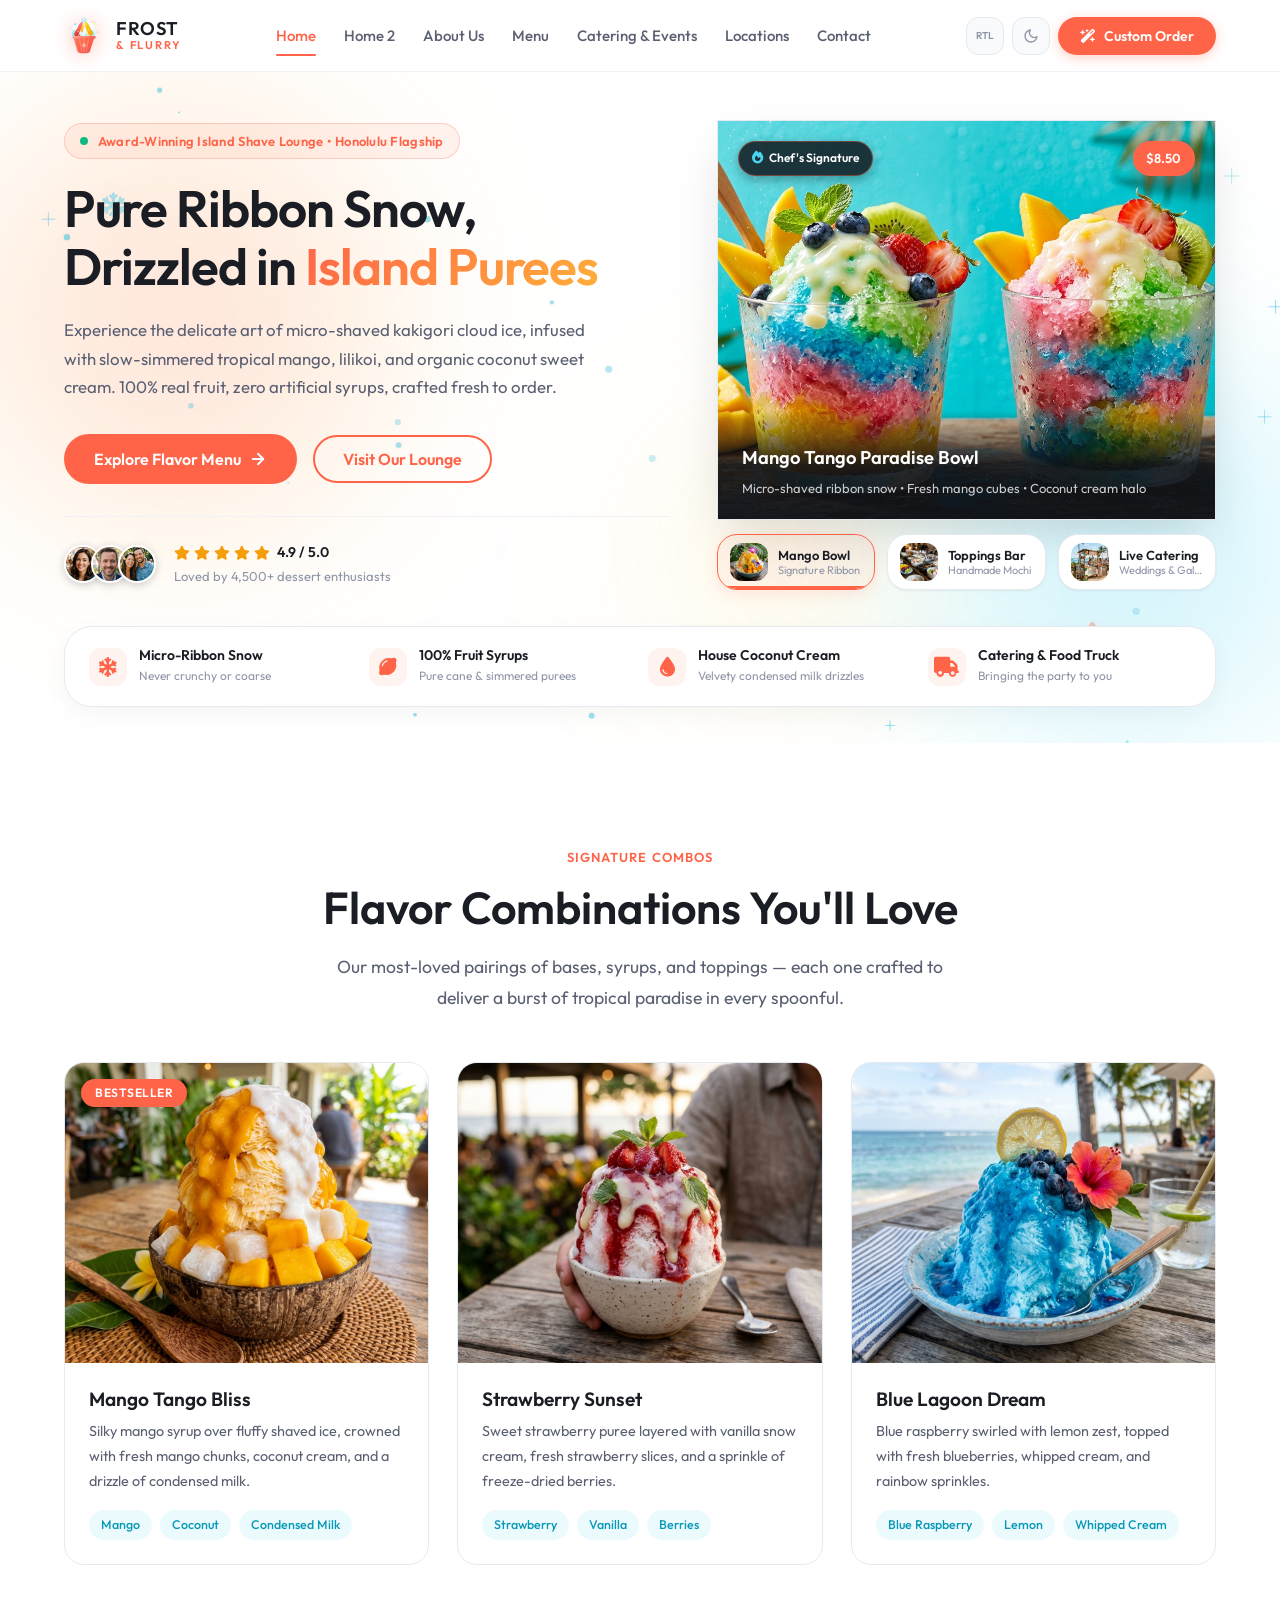
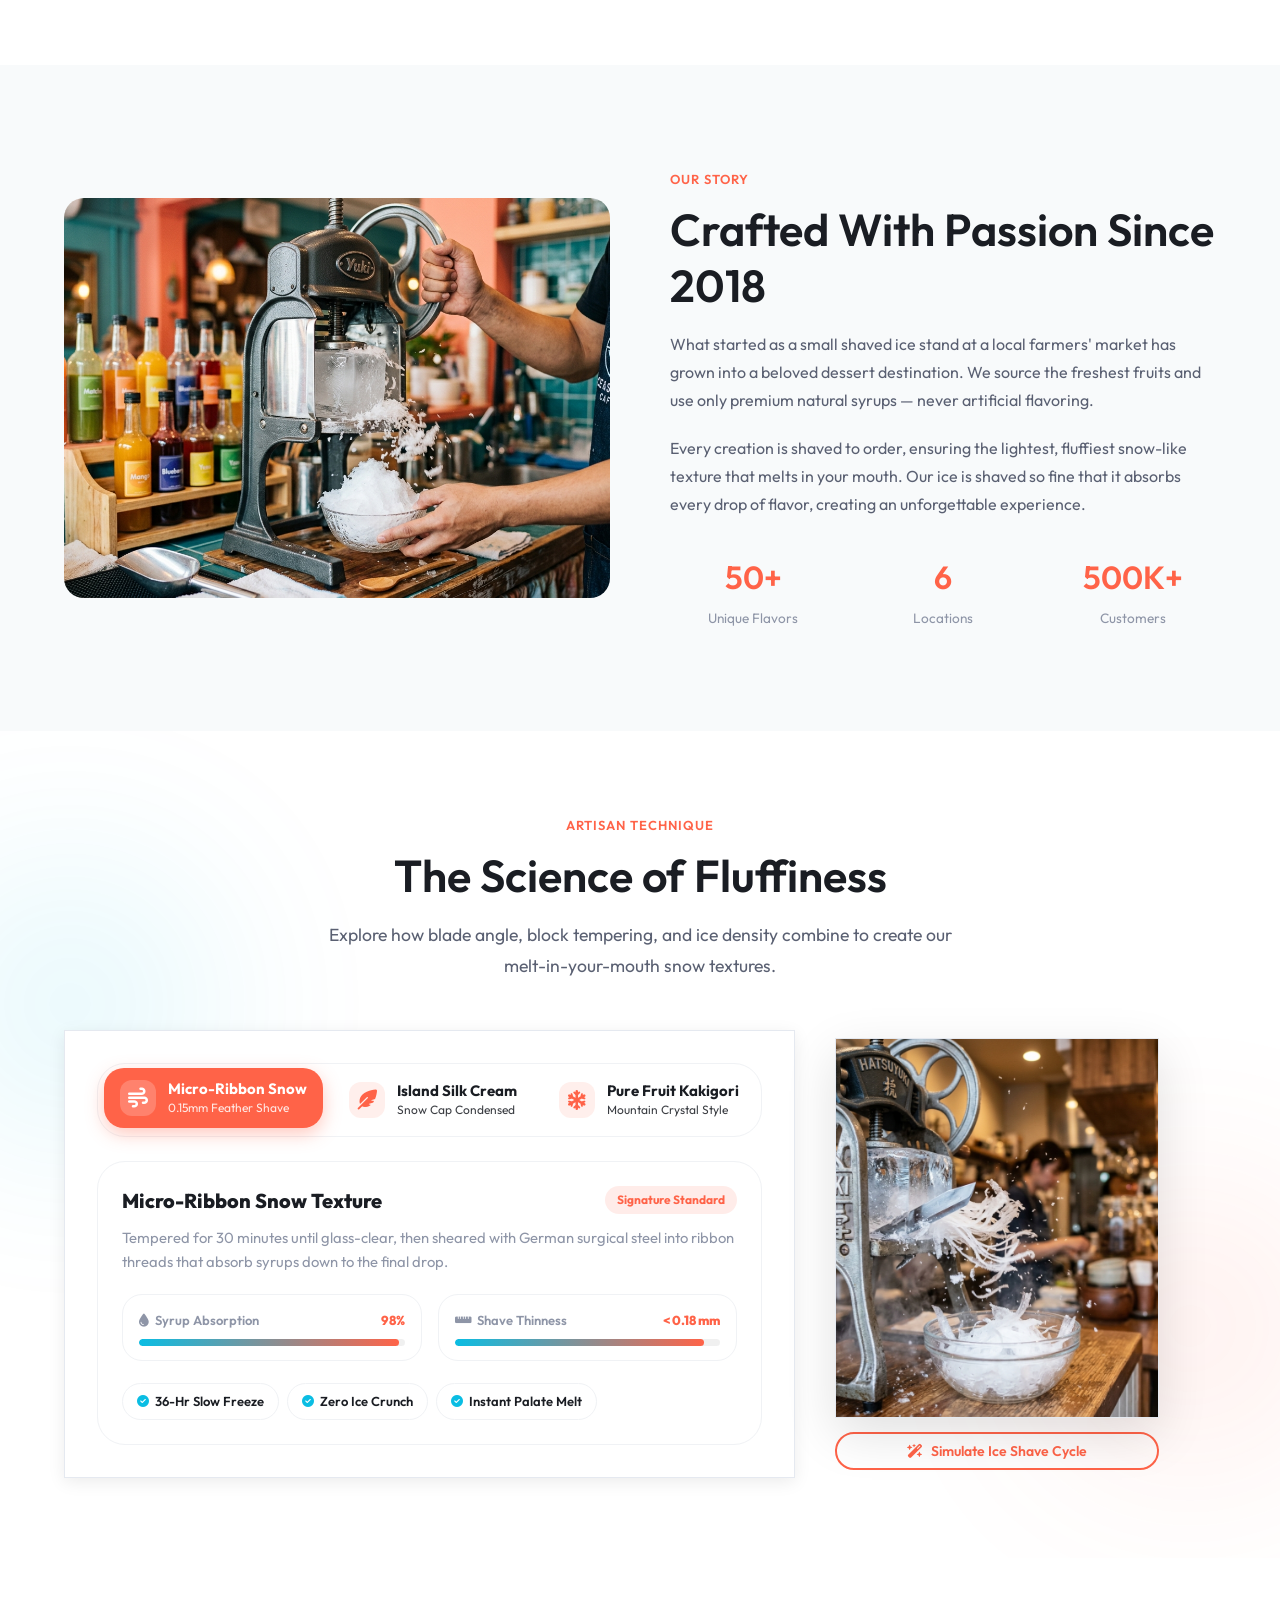
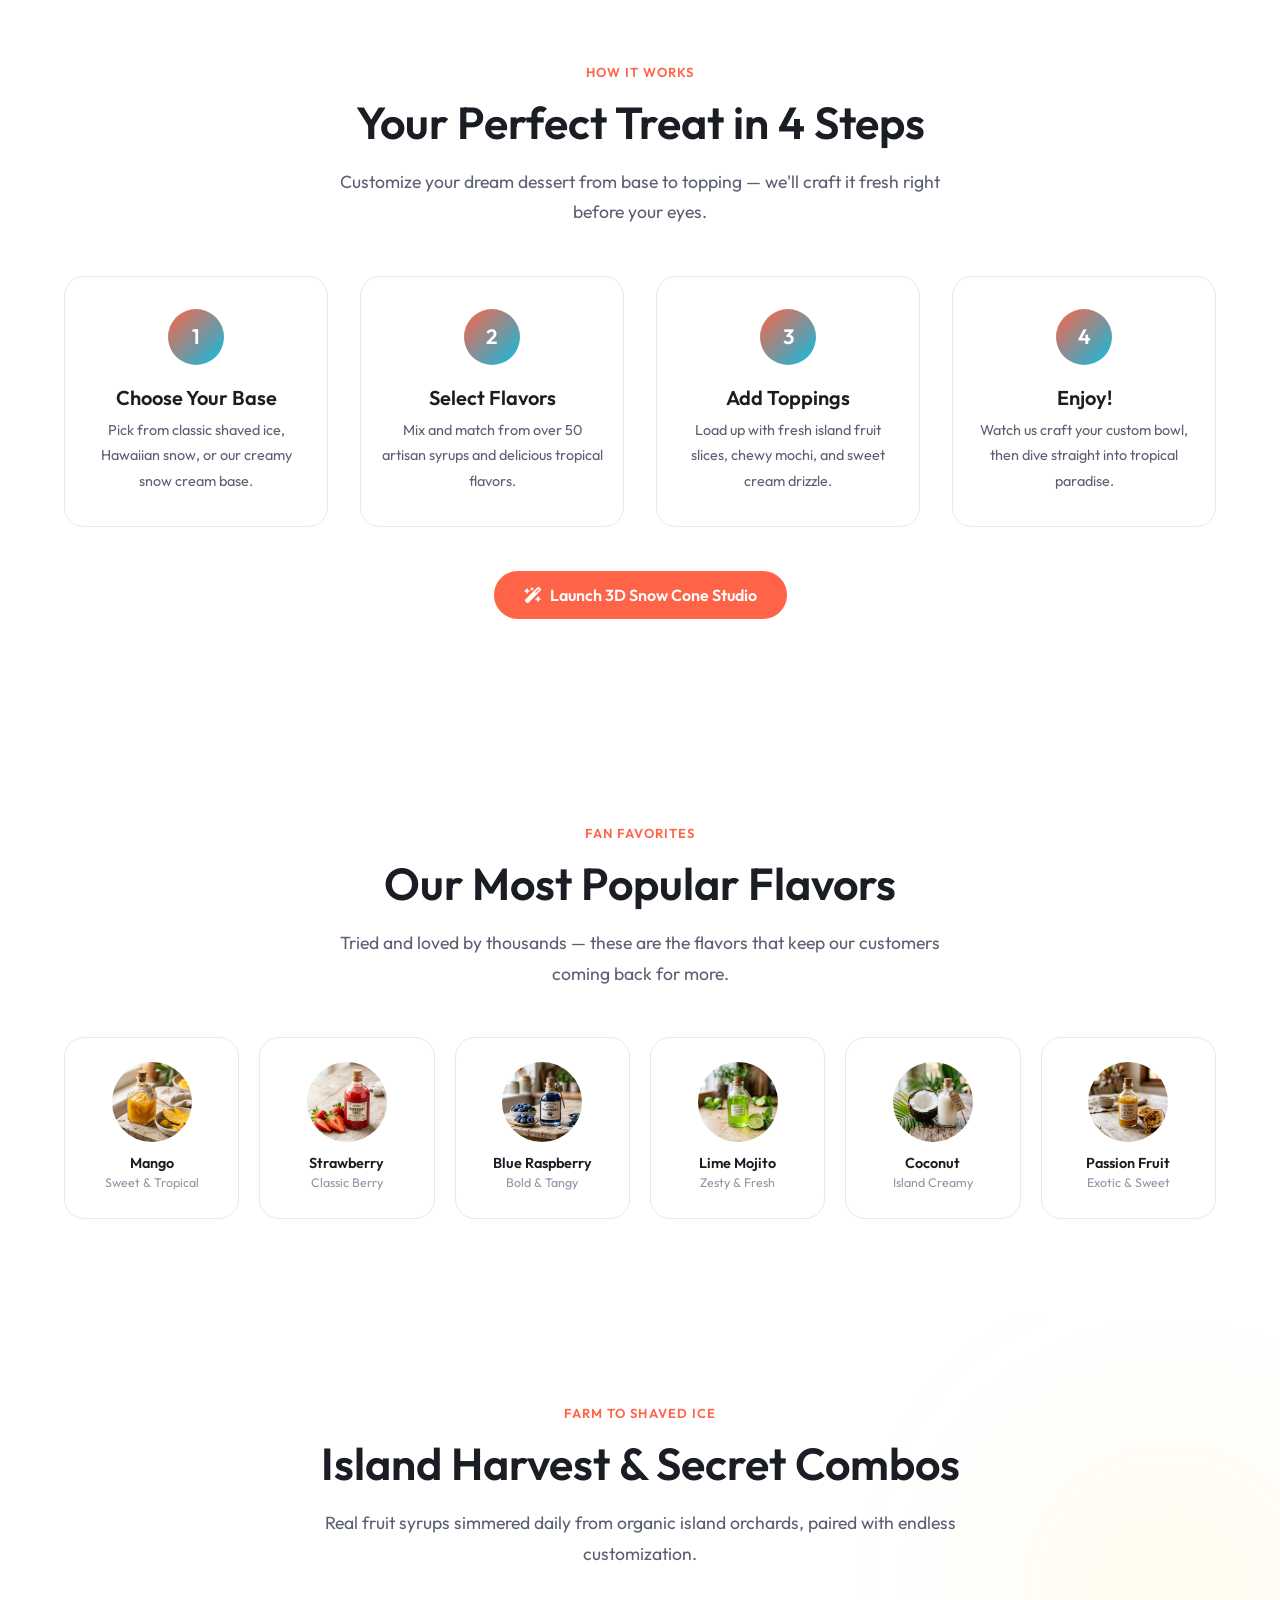
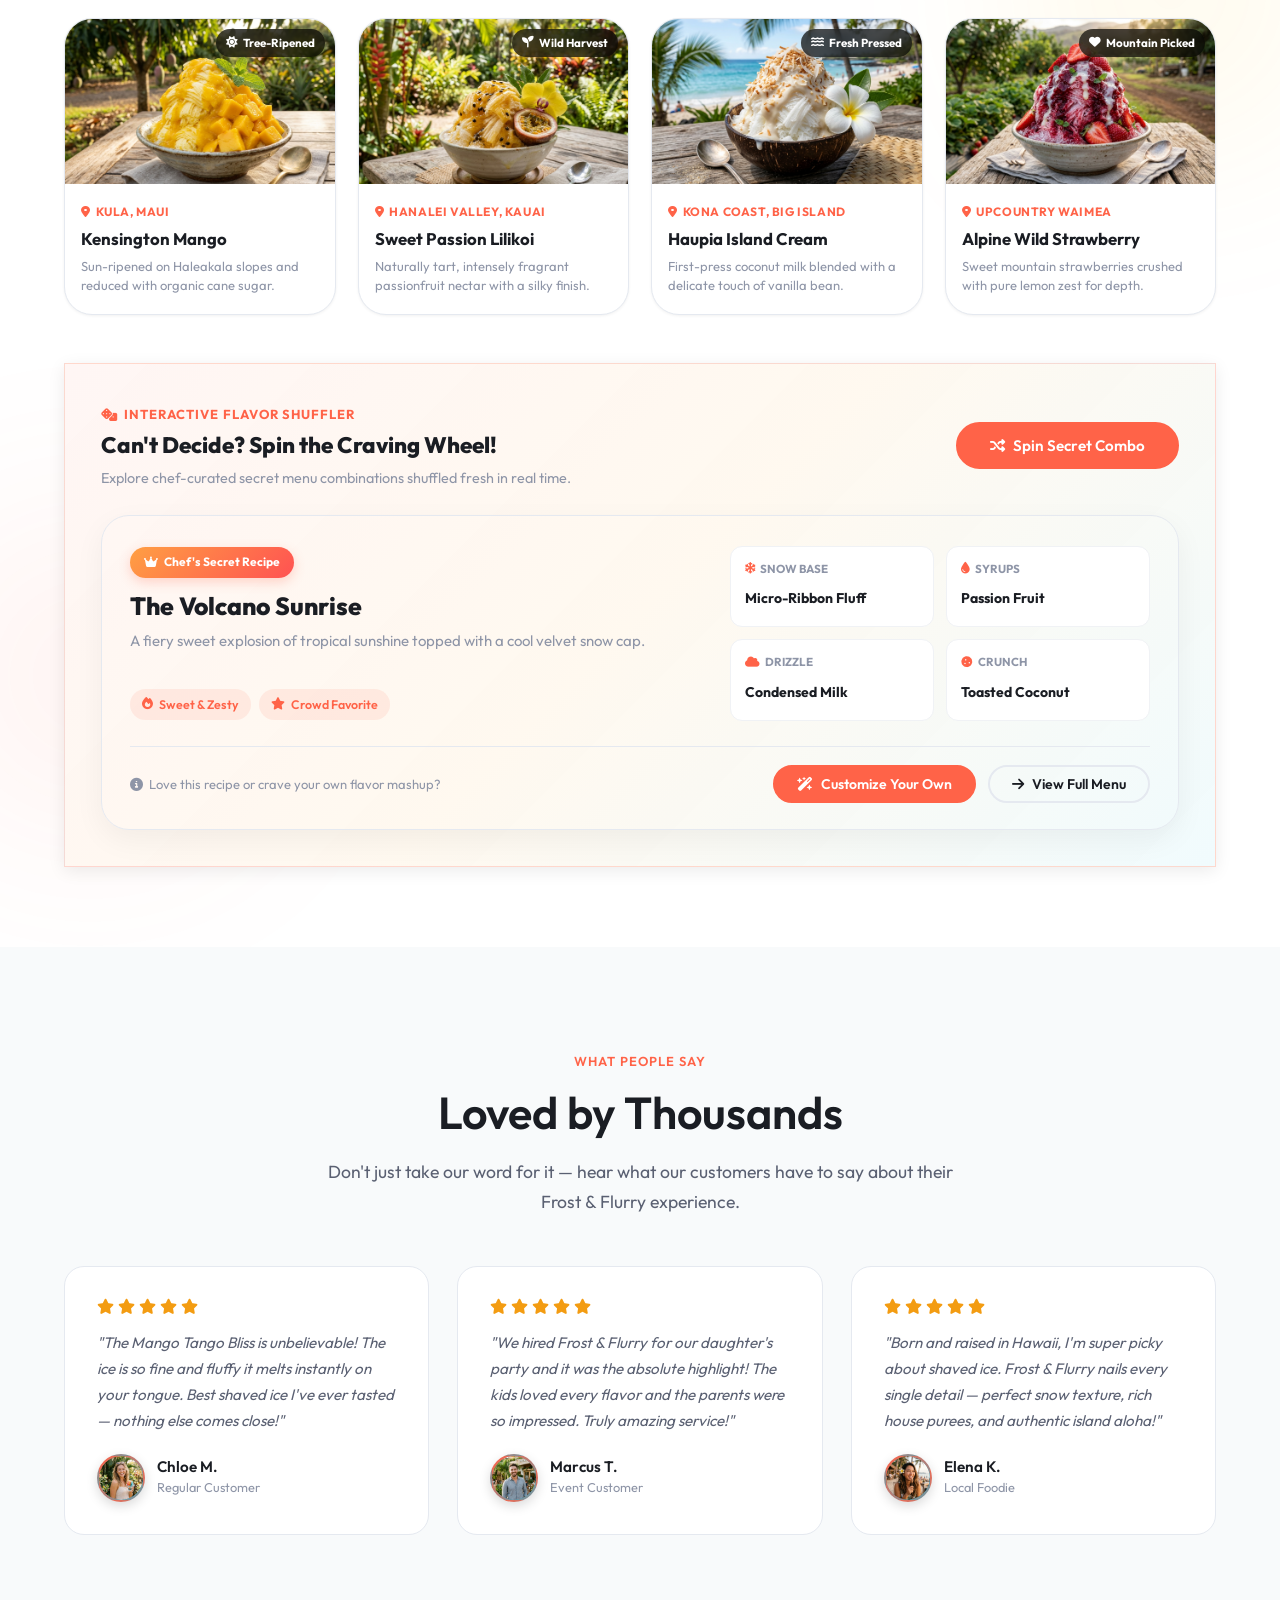
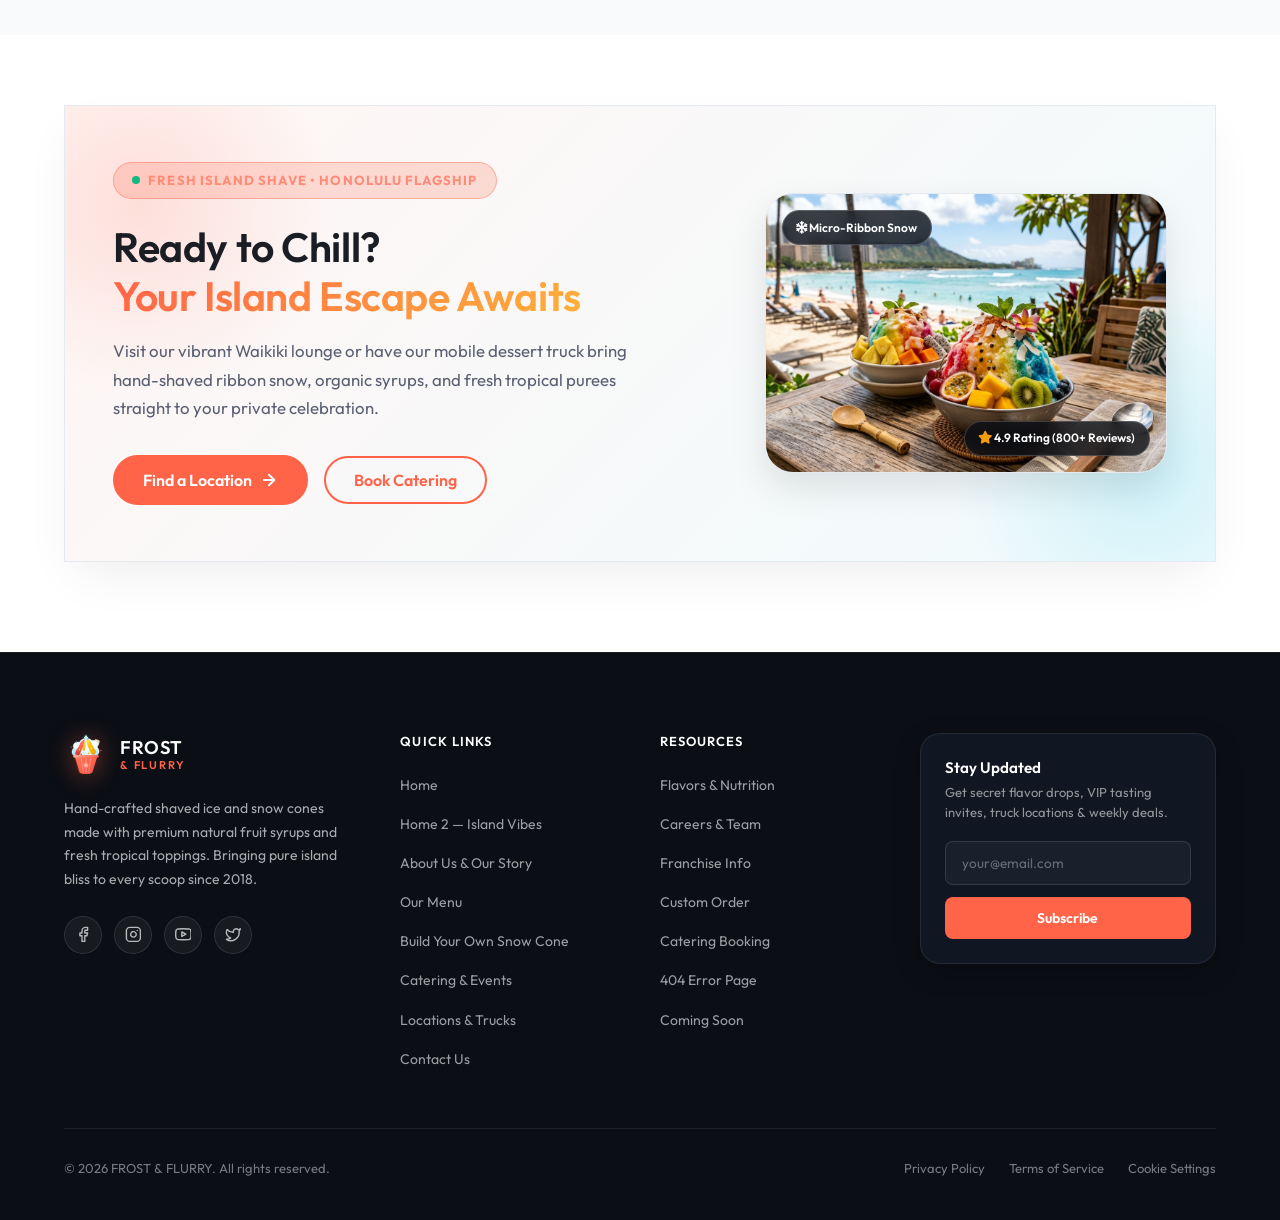
<file: index.html>
<!DOCTYPE html>
<html lang="en">
<head>
    <meta charset="UTF-8">
    <meta name="viewport" content="width=device-width, initial-scale=1.0">
    <meta name="description" content="Frost & Flurry — Hand-crafted shaved ice and snow cone desserts with premium natural syrups and fresh tropical toppings. Visit us for the coolest treats in town.">
    <title>Frost & Flurry — Shaved Ice & Snow Cone Dessert Shop</title>
    <link rel="icon" href="favicon.svg" type="image/svg+xml">
    <link rel="stylesheet" href="style.css">
    <link rel="stylesheet" href="https://cdnjs.cloudflare.com/ajax/libs/font-awesome/6.5.0/css/all.min.css">
    <script src="components.js" defer></script>
</head>
<body>
    <!-- Navbar -->
    <div id="navbar-placeholder"></div>

    <!-- ====== HERO SECTION: MODERN GOURMET SHOWCASE ====== -->
    <section class="hero-showcase-section" id="hero-section">
        <!-- Themed Shaved Ice & Snow Flurry Canvas Animation -->
        <canvas id="hero-snow-canvas" class="hero-snow-canvas" aria-hidden="true"></canvas>

        <!-- Ambient Animated Decorative Glow Orbs -->
        <div class="hero-glow-orb hero-glow-1" aria-hidden="true"></div>
        <div class="hero-glow-orb hero-glow-2" aria-hidden="true"></div>
        <div class="hero-glow-orb hero-glow-3" aria-hidden="true"></div>

        <!-- Floating Thematic Ice Crystal Icons -->
        <div class="hero-floating-elements" aria-hidden="true">
            <span class="float-item float-item-1"><i class="fa-solid fa-snowflake"></i></span>
            <span class="float-item float-item-2"><i class="fa-solid fa-sparkles"></i></span>
            <span class="float-item float-item-3"><i class="fa-solid fa-snowflake"></i></span>
            <span class="float-item float-item-4"><i class="fa-solid fa-droplet"></i></span>
        </div>

        <div class="container hero-container">
            <div class="hero-layout-grid">
                <!-- Left Column: Master Headline, Narrative & Actions -->
                <div class="hero-info-col fade-up">
                    <div class="hero-live-pill">
                        <span class="live-dot-pulse"></span>
                        <span>Award-Winning Island Shave Lounge • Honolulu Flagship</span>
                    </div>

                    <h1 class="hero-display-title">
                        Pure Ribbon Snow,<br>
                        Drizzled in <span class="hero-title-gradient">Island Purees</span>
                    </h1>

                    <p class="hero-display-desc">
                        Experience the delicate art of micro-shaved kakigori cloud ice, infused with slow-simmered tropical mango, lilikoi, and organic coconut sweet cream. 100% real fruit, zero artificial syrups, crafted fresh to order.
                    </p>

                    <div class="hero-cta-buttons">
                        <a href="menu.html" class="btn btn-primary btn-lg">
                            <span>Explore Flavor Menu</span>
                            <svg xmlns="http://www.w3.org/2000/svg" width="18" height="18" viewBox="0 0 24 24" fill="none" stroke="currentColor" stroke-width="2.5" stroke-linecap="round" stroke-linejoin="round"><line x1="5" y1="12" x2="19" y2="12"/><polyline points="12 5 19 12 12 19"/></svg>
                        </a>
                        <a href="locations.html" class="btn btn-secondary btn-lg">
                            <span>Visit Our Lounge</span>
                        </a>
                    </div>

                    <!-- Social Proof / Quality Strip -->
                    <div class="hero-proof-wrapper">
                        <div class="hero-avatar-stack">
                            <span class="avatar-circle"><img src="assets/images/hero-avatar-am.jpg" alt="Aria Montgomery" loading="eager"></span>
                            <span class="avatar-circle"><img src="assets/images/hero-avatar-ds.jpg" alt="David Sterling" loading="eager"></span>
                            <span class="avatar-circle"><img src="assets/images/hero-avatar-kc.jpg" alt="Keahi &amp; Leilani Chen" loading="eager"></span>
                        </div>
                        <div class="hero-proof-text">
                            <div class="proof-rating">
                                <span class="stars-gold"><i class="fa-solid fa-star"></i><i class="fa-solid fa-star"></i><i class="fa-solid fa-star"></i><i class="fa-solid fa-star"></i><i class="fa-solid fa-star"></i></span>
                                <span class="rating-num">4.9 / 5.0</span>
                            </div>
                            <span class="proof-count">Loved by 4,500+ dessert enthusiasts</span>
                        </div>
                    </div>
                </div>

                <!-- Right Column: Interactive 3-Slide Spotlight Showcase -->
                <div class="hero-visual-col fade-up">
                    <div class="hero-card-stage">
                        <!-- 3-Slide Spotlight Frame -->
                        <div id="hero-slides-track" class="hero-card-slides">
                            <!-- Slide 1: Mango Tango Paradise Bowl -->
                            <div class="hero-slide active" data-index="0">
                                <div class="hero-card-frame">
                                    <img src="assets/images/hero-shaved-ice.jpg" alt="Mango Tango Paradise Bowl" class="hero-card-img" loading="eager">
                                    <div class="card-overlay-badge top-left">
                                        <span class="badge-fire"><i class="fa-solid fa-fire"></i> Chef's Signature</span>
                                    </div>
                                    <div class="card-overlay-badge top-right">
                                        <span class="badge-price">$8.50</span>
                                    </div>
                                    <div class="card-info-bottom">
                                        <div class="card-item-title">Mango Tango Paradise Bowl</div>
                                        <div class="card-item-meta">Micro-shaved ribbon snow • Fresh mango cubes • Coconut cream halo</div>
                                    </div>
                                </div>
                            </div>

                            <!-- Slide 2: Artisan Island Topping Bar -->
                            <div class="hero-slide" data-index="1">
                                <div class="hero-card-frame">
                                    <img src="assets/images/toppings-display.jpg" alt="Artisan Island Topping Bar" class="hero-card-img" loading="lazy">
                                    <div class="card-overlay-badge top-left">
                                        <span class="badge-fire"><i class="fa-solid fa-wand-magic-sparkles"></i> 15+ Fresh Toppings</span>
                                    </div>
                                    <div class="card-overlay-badge top-right">
                                        <span class="badge-price">Build Your Own</span>
                                    </div>
                                    <div class="card-info-bottom">
                                        <div class="card-item-title">Artisan Island Topping Bar</div>
                                        <div class="card-item-meta">Handmade mochi • Bursting boba • Slow-simmered berry compotes</div>
                                    </div>
                                </div>
                            </div>

                            <!-- Slide 3: Private Parties & Pop-Up Trucks -->
                            <div class="hero-slide" data-index="2">
                                <div class="hero-card-frame">
                                    <img src="assets/images/hero-catering-lounge.jpg" alt="Live Event Shaved Ice Catering" class="hero-card-img" loading="lazy">
                                    <div class="card-overlay-badge top-left">
                                        <span class="badge-fire"><i class="fa-solid fa-champagne-glasses"></i> Mobile Lounge</span>
                                    </div>
                                    <div class="card-overlay-badge top-right">
                                        <span class="badge-price">Book Online</span>
                                    </div>
                                    <div class="card-info-bottom">
                                        <div class="card-item-title">Private Parties & Pop-Up Trucks</div>
                                        <div class="card-item-meta">Live shaving stations for corporate summer galas, weddings & luaus</div>
                                    </div>
                                </div>
                            </div>
                        </div>

                        <!-- 3 Interactive Thumbnail Switcher Tabs -->
                        <div class="hero-thumb-selector">
                            <button class="hero-thumb-tab active" data-slide="0" onclick="window.goToHeroSlide && window.goToHeroSlide(0)" aria-label="Show Mango Bowl">
                                <img src="assets/images/hero-thumb-mango.jpg" alt="Mango Bowl" class="thumb-mini">
                                <div class="thumb-text">
                                    <span class="thumb-label">Mango Bowl</span>
                                    <span class="thumb-desc">Signature Ribbon</span>
                                </div>
                            </button>
                            <button class="hero-thumb-tab" data-slide="1" onclick="window.goToHeroSlide && window.goToHeroSlide(1)" aria-label="Show Fresh Toppings">
                                <img src="assets/images/hero-thumb-toppings.jpg" alt="Toppings Bar" class="thumb-mini">
                                <div class="thumb-text">
                                    <span class="thumb-label">Toppings Bar</span>
                                    <span class="thumb-desc">Handmade Mochi</span>
                                </div>
                            </button>
                            <button class="hero-thumb-tab" data-slide="2" onclick="window.goToHeroSlide && window.goToHeroSlide(2)" aria-label="Show Catering Station">
                                <img src="assets/images/hero-thumb-catering.jpg" alt="Live Catering" class="thumb-mini">
                                <div class="thumb-text">
                                    <span class="thumb-label">Live Catering</span>
                                    <span class="thumb-desc">Weddings & Galas</span>
                                </div>
                            </button>
                        </div>
                    </div>
                </div>
            </div>

            <!-- Bottom Quality Highlights Bar -->
            <div class="hero-perks-strip">
                <div class="hero-perk-item">
                    <span class="perk-icon"><i class="fa-solid fa-snowflake"></i></span>
                    <div class="perk-content">
                        <strong>Micro-Ribbon Snow</strong>
                        <small>Never crunchy or coarse</small>
                    </div>
                </div>
                <div class="hero-perk-item">
                    <span class="perk-icon"><i class="fa-solid fa-lemon"></i></span>
                    <div class="perk-content">
                        <strong>100% Fruit Syrups</strong>
                        <small>Pure cane & simmered purees</small>
                    </div>
                </div>
                <div class="hero-perk-item">
                    <span class="perk-icon"><i class="fa-solid fa-droplet"></i></span>
                    <div class="perk-content">
                        <strong>House Coconut Cream</strong>
                        <small>Velvety condensed milk drizzles</small>
                    </div>
                </div>
                <div class="hero-perk-item">
                    <span class="perk-icon"><i class="fa-solid fa-truck"></i></span>
                    <div class="perk-content">
                        <strong>Catering & Food Truck</strong>
                        <small>Bringing the party to you</small>
                    </div>
                </div>
            </div>
        </div>
    </section>

    <!-- Flavor Combinations -->
    <section class="flavor-combos" id="flavor-combos">
        <div class="container">
            <div class="text-center fade-up">
                <span class="section-label">Signature Combos</span>
                <h2 class="section-title">Flavor Combinations You'll Love</h2>
                <p class="section-subtitle">Our most-loved pairings of bases, syrups, and toppings — each one crafted to deliver a burst of tropical paradise in every spoonful.</p>
            </div>
            <div class="combo-grid stagger">
                <div class="combo-card fade-up">
                    <div class="combo-card-img">
                        <img src="assets/images/combo-mango-tango.jpg" alt="Mango Tango combo">
                        <span class="combo-badge">Bestseller</span>
                    </div>
                    <div class="combo-card-body">
                        <h3>Mango Tango Bliss</h3>
                        <p>Silky mango syrup over fluffy shaved ice, crowned with fresh mango chunks, coconut cream, and a drizzle of condensed milk.</p>
                        <div class="combo-tags">
                            <span class="combo-tag">Mango</span>
                            <span class="combo-tag">Coconut</span>
                            <span class="combo-tag">Condensed Milk</span>
                        </div>
                    </div>
                </div>
                <div class="combo-card fade-up">
                    <div class="combo-card-img">
                        <img src="assets/images/combo-strawberry-sunset.jpg" alt="Strawberry Sunset combo">
                    </div>
                    <div class="combo-card-body">
                        <h3>Strawberry Sunset</h3>
                        <p>Sweet strawberry puree layered with vanilla snow cream, fresh strawberry slices, and a sprinkle of freeze-dried berries.</p>
                        <div class="combo-tags">
                            <span class="combo-tag">Strawberry</span>
                            <span class="combo-tag">Vanilla</span>
                            <span class="combo-tag">Berries</span>
                        </div>
                    </div>
                </div>
                <div class="combo-card fade-up">
                    <div class="combo-card-img">
                        <img src="assets/images/combo-blue-lagoon.jpg" alt="Blue Lagoon combo">
                    </div>
                    <div class="combo-card-body">
                        <h3>Blue Lagoon Dream</h3>
                        <p>Blue raspberry swirled with lemon zest, topped with fresh blueberries, whipped cream, and rainbow sprinkles.</p>
                        <div class="combo-tags">
                            <span class="combo-tag">Blue Raspberry</span>
                            <span class="combo-tag">Lemon</span>
                            <span class="combo-tag">Whipped Cream</span>
                        </div>
                    </div>
                </div>
            </div>
        </div>
    </section>

    <!-- About / Story Section -->
    <section class="about-home" id="about-home">
        <div class="container">
            <div class="about-home-grid">
                <div class="about-home-img slide-left">
                    <img src="assets/images/about-preparation.jpg" alt="Crafting shaved ice">
                </div>
                <div class="about-home-content slide-right">
                    <span class="section-label">Our Story</span>
                    <h2>Crafted With Passion Since 2018</h2>
                    <p>What started as a small shaved ice stand at a local farmers' market has grown into a beloved dessert destination. We source the freshest fruits and use only premium natural syrups — never artificial flavoring.</p>
                    <p>Every creation is shaved to order, ensuring the lightest, fluffiest snow-like texture that melts in your mouth. Our ice is shaved so fine that it absorbs every drop of flavor, creating an unforgettable experience.</p>
                    <div class="about-stats">
                        <div class="stat-item">
                            <span class="stat-number">50+</span>
                            <span class="stat-label">Unique Flavors</span>
                        </div>
                        <div class="stat-item">
                            <span class="stat-number">6</span>
                            <span class="stat-label">Locations</span>
                        </div>
                        <div class="stat-item">
                            <span class="stat-number">500K+</span>
                            <span class="stat-label">Customers</span>
                        </div>
                    </div>
                </div>
            </div>
        </div>
    </section>

    <!-- Texture & Shave Craft Studio -->
    <section class="craft-studio-section" id="craft-studio">
        <div class="craft-glow craft-glow-left" aria-hidden="true"></div>
        <div class="craft-glow craft-glow-right" aria-hidden="true"></div>
        <div class="container">
            <div class="text-center fade-up">
                <span class="section-label">Artisan Technique</span>
                <h2 class="section-title">The Science of Fluffiness</h2>
                <p class="section-subtitle">Explore how blade angle, block tempering, and ice density combine to create our melt-in-your-mouth snow textures.</p>
            </div>

            <div class="craft-studio-grid stagger">
                <!-- Left: Interactive Texture Selector & Specs -->
                <div class="craft-controls-card fade-up">
                    <div class="texture-tabs-nav" role="tablist" aria-label="Texture Options">
                        <button type="button" class="texture-tab-btn active" data-texture="ribbon" role="tab" aria-selected="true">
                            <span class="texture-tab-icon"><i class="fa-solid fa-wind"></i></span>
                            <span class="texture-tab-text">
                                <span class="texture-tab-name">Micro-Ribbon Snow</span>
                                <span class="texture-tab-sub">0.15mm Feather Shave</span>
                            </span>
                        </button>
                        <button type="button" class="texture-tab-btn" data-texture="silk" role="tab" aria-selected="false">
                            <span class="texture-tab-icon"><i class="fa-solid fa-feather-pointed"></i></span>
                            <span class="texture-tab-text">
                                <span class="texture-tab-name">Island Silk Cream</span>
                                <span class="texture-tab-sub">Snow Cap Condensed</span>
                            </span>
                        </button>
                        <button type="button" class="texture-tab-btn" data-texture="kakigori" role="tab" aria-selected="false">
                            <span class="texture-tab-icon"><i class="fa-solid fa-snowflake"></i></span>
                            <span class="texture-tab-text">
                                <span class="texture-tab-name">Pure Fruit Kakigori</span>
                                <span class="texture-tab-sub">Mountain Crystal Style</span>
                            </span>
                        </button>
                    </div>

                    <div class="craft-details-panel">
                        <div class="craft-panel-header">
                            <h3 id="texture-title">Micro-Ribbon Snow Texture</h3>
                            <span class="craft-badge-pill" id="texture-badge">Signature Standard</span>
                        </div>
                        <p id="texture-desc" class="craft-desc">Tempered for 30 minutes until glass-clear, then sheared with German surgical steel into ribbon threads that absorb syrups down to the final drop.</p>
                        
                        <div class="craft-metrics-grid">
                            <div class="metric-box">
                                <div class="metric-top">
                                    <span class="metric-name"><i class="fa-solid fa-droplet"></i> Syrup Absorption</span>
                                    <span class="metric-val" id="metric-absorb">98%</span>
                                </div>
                                <div class="metric-bar-bg">
                                    <div class="metric-bar-fill" id="bar-absorb" style="width: 98%;"></div>
                                </div>
                            </div>
                            <div class="metric-box">
                                <div class="metric-top">
                                    <span class="metric-name"><i class="fa-solid fa-ruler-horizontal"></i> Shave Thinness</span>
                                    <span class="metric-val" id="metric-thin">&lt; 0.18 mm</span>
                                </div>
                                <div class="metric-bar-bg">
                                    <div class="metric-bar-fill" id="bar-thin" style="width: 94%;"></div>
                                </div>
                            </div>
                        </div>

                        <div class="craft-feature-pills" id="texture-chips">
                            <span class="craft-chip"><i class="fa-solid fa-circle-check"></i> 36-Hr Slow Freeze</span>
                            <span class="craft-chip"><i class="fa-solid fa-circle-check"></i> Zero Ice Crunch</span>
                            <span class="craft-chip"><i class="fa-solid fa-circle-check"></i> Instant Palate Melt</span>
                        </div>
                    </div>
                </div>

                <!-- Right: Visual Preview with Floating Badges & Action -->
                <div class="craft-visual-wrapper fade-up">
                    <div class="craft-visual-frame" id="craft-visual-frame">
                        <img id="craft-preview-img" src="assets/images/texture-micro-ribbon.jpg" alt="Artisan Shaving Process" class="craft-image">
                        <div class="craft-shave-overlay" id="craft-shimmer-effect"></div>
                    </div>
                    
                    <div class="craft-trigger-bar">
                        <button type="button" class="btn btn-secondary btn-sm" id="craft-simulate-btn">
                            <i class="fa-solid fa-wand-magic-sparkles"></i> Simulate Ice Shave Cycle
                        </button>
                    </div>
                </div>
            </div>
        </div>
    </section>

    <!-- How It Works -->
    <section class="how-it-works" id="how-it-works">
        <div class="container">
            <div class="text-center fade-up">
                <span class="section-label">How It Works</span>
                <h2 class="section-title">Your Perfect Treat in 4 Steps</h2>
                <p class="section-subtitle">Customize your dream dessert from base to topping — we'll craft it fresh right before your eyes.</p>
            </div>
            <div class="steps-row stagger">
                <div class="step-card fade-up">
                    <div class="step-number">1</div>
                    <h4>Choose Your Base</h4>
                    <p>Pick from classic shaved ice, Hawaiian snow, or our creamy snow cream base.</p>
                </div>
                <div class="step-card fade-up">
                    <div class="step-number">2</div>
                    <h4>Select Flavors</h4>
                    <p>Mix and match from over 50 artisan syrups and delicious tropical flavors.</p>
                </div>
                <div class="step-card fade-up">
                    <div class="step-number">3</div>
                    <h4>Add Toppings</h4>
                    <p>Load up with fresh island fruit slices, chewy mochi, and sweet cream drizzle.</p>
                </div>
                <div class="step-card fade-up">
                    <div class="step-number">4</div>
                    <h4>Enjoy!</h4>
                    <p>Watch us craft your custom bowl, then dive straight into tropical paradise.</p>
                </div>
            </div>
            <div class="text-center fade-up" style="margin-top: 2.75rem;">
                <a href="build-your-own.html" class="btn btn-primary btn-lg">
                    <i class="fa-solid fa-wand-magic-sparkles"></i>
                    <span>Launch 3D Snow Cone Studio</span>
                </a>
            </div>
        </div>
    </section>

    <!-- Popular Flavors -->
    <section class="popular-flavors" id="popular-flavors">
        <div class="container">
            <div class="text-center fade-up">
                <span class="section-label">Fan Favorites</span>
                <h2 class="section-title">Our Most Popular Flavors</h2>
                <p class="section-subtitle">Tried and loved by thousands — these are the flavors that keep our customers coming back for more.</p>
            </div>
            <div class="flavors-scroll stagger">
                <div class="flavor-pill fade-up">
                    <div class="flavor-pill-img"><img src="assets/images/flavor-mango-bottle.jpg" alt="Mango"></div>
                    <h4>Mango</h4>
                    <p>Sweet & Tropical</p>
                </div>
                <div class="flavor-pill fade-up">
                    <div class="flavor-pill-img"><img src="assets/images/flavor-strawberry-bottle.jpg" alt="Strawberry"></div>
                    <h4>Strawberry</h4>
                    <p>Classic Berry</p>
                </div>
                <div class="flavor-pill fade-up">
                    <div class="flavor-pill-img"><img src="assets/images/flavor-blueberry-bottle.jpg" alt="Blue Raspberry"></div>
                    <h4>Blue Raspberry</h4>
                    <p>Bold & Tangy</p>
                </div>
                <div class="flavor-pill fade-up">
                    <div class="flavor-pill-img"><img src="assets/images/flavor-key-lime.jpg" alt="Lime"></div>
                    <h4>Lime Mojito</h4>
                    <p>Zesty & Fresh</p>
                </div>
                <div class="flavor-pill fade-up">
                    <div class="flavor-pill-img"><img src="assets/images/flavor-haupia-coconut.jpg" alt="Coconut"></div>
                    <h4>Coconut</h4>
                    <p>Island Creamy</p>
                </div>
                <div class="flavor-pill fade-up">
                    <div class="flavor-pill-img"><img src="assets/images/flavor-lilikoi-passion.jpg" alt="Passion Fruit"></div>
                    <h4>Passion Fruit</h4>
                    <p>Exotic & Sweet</p>
                </div>
            </div>
        </div>
    </section>

    <!-- Island Harvest & Craving Roulette -->
    <section class="island-harvest-section" id="island-harvest">
        <div class="harvest-glow harvest-glow-top" aria-hidden="true"></div>
        <div class="harvest-glow harvest-glow-bottom" aria-hidden="true"></div>
        <div class="container">
            <div class="text-center fade-up">
                <span class="section-label">Farm to Shaved Ice</span>
                <h2 class="section-title">Island Harvest & Secret Combos</h2>
                <p class="section-subtitle">Real fruit syrups simmered daily from organic island orchards, paired with endless customization.</p>
            </div>

            <!-- 4 Floating Farm Source Cards -->
            <div class="harvest-cards-grid stagger">
                <div class="harvest-card fade-up">
                    <div class="harvest-card-media">
                        <img src="assets/images/harvest-mango-kula.jpg" alt="Maui Golden Mango Shaved Ice" loading="lazy">
                        <span class="harvest-card-badge"><i class="fa-solid fa-sun"></i> Tree-Ripened</span>
                    </div>
                    <div class="harvest-card-content">
                        <span class="harvest-origin"><i class="fa-solid fa-location-dot"></i> Kula, Maui</span>
                        <h4 class="harvest-title">Kensington Mango</h4>
                        <p class="harvest-desc">Sun-ripened on Haleakala slopes and reduced with organic cane sugar.</p>
                    </div>
                </div>

                <div class="harvest-card fade-up">
                    <div class="harvest-card-media">
                        <img src="assets/images/harvest-lilikoi-kauai.jpg" alt="Kauai Passionfruit Lilikoi Shaved Ice" loading="lazy">
                        <span class="harvest-card-badge"><i class="fa-solid fa-seedling"></i> Wild Harvest</span>
                    </div>
                    <div class="harvest-card-content">
                        <span class="harvest-origin"><i class="fa-solid fa-location-dot"></i> Hanalei Valley, Kauai</span>
                        <h4 class="harvest-title">Sweet Passion Lilikoi</h4>
                        <p class="harvest-desc">Naturally tart, intensely fragrant passionfruit nectar with a silky finish.</p>
                    </div>
                </div>

                <div class="harvest-card fade-up">
                    <div class="harvest-card-media">
                        <img src="assets/images/harvest-haupia-coconut.jpg" alt="Big Island Haupia Coconut Cream Shaved Ice" loading="lazy">
                        <span class="harvest-card-badge"><i class="fa-solid fa-water"></i> Fresh Pressed</span>
                    </div>
                    <div class="harvest-card-content">
                        <span class="harvest-origin"><i class="fa-solid fa-location-dot"></i> Kona Coast, Big Island</span>
                        <h4 class="harvest-title">Haupia Island Cream</h4>
                        <p class="harvest-desc">First-press coconut milk blended with a delicate touch of vanilla bean.</p>
                    </div>
                </div>

                <div class="harvest-card fade-up">
                    <div class="harvest-card-media">
                        <img src="assets/images/harvest-strawberry-waimea.jpg" alt="Waimea Alpine Wild Strawberry Shaved Ice" loading="lazy">
                        <span class="harvest-card-badge"><i class="fa-solid fa-heart"></i> Mountain Picked</span>
                    </div>
                    <div class="harvest-card-content">
                        <span class="harvest-origin"><i class="fa-solid fa-location-dot"></i> Upcountry Waimea</span>
                        <h4 class="harvest-title">Alpine Wild Strawberry</h4>
                        <p class="harvest-desc">Sweet mountain strawberries crushed with pure lemon zest for depth.</p>
                    </div>
                </div>
            </div>

            <!-- Interactive Craving Roulette Box -->
            <div class="craving-roulette-box fade-up">
                <div class="roulette-header">
                    <div class="roulette-title-group">
                        <span class="roulette-eyebrow"><i class="fa-solid fa-dice"></i> Interactive Flavor Shuffler</span>
                        <h3 class="roulette-heading">Can't Decide? Spin the Craving Wheel!</h3>
                        <p class="roulette-sub">Explore chef-curated secret menu combinations shuffled fresh in real time.</p>
                    </div>
                    <div class="roulette-actions-top">
                        <button type="button" class="btn btn-primary" id="btn-spin-roulette">
                            <i class="fa-solid fa-shuffle"></i> Spin Secret Combo
                        </button>
                    </div>
                </div>

                <div class="roulette-display-card" id="roulette-result-card">
                    <div class="roulette-content-layout">
                        <div class="roulette-main-info">
                            <div class="roulette-card-badge" id="roulette-type"><i class="fa-solid fa-crown"></i> Chef's Secret Recipe</div>
                            <h4 class="roulette-combo-name" id="roulette-combo-name">The Volcano Sunrise</h4>
                            <p class="roulette-combo-desc" id="roulette-combo-desc">A fiery sweet explosion of tropical sunshine topped with a cool velvet snow cap.</p>
                            <div class="roulette-tags" id="roulette-tags">
                                <span class="roulette-tag"><i class="fa-solid fa-fire"></i> Sweet &amp; Zesty</span>
                                <span class="roulette-tag"><i class="fa-solid fa-star"></i> Crowd Favorite</span>
                            </div>
                        </div>

                        <div class="roulette-recipe-grid">
                            <div class="recipe-step-item">
                                <span class="recipe-step-label"><i class="fa-solid fa-snowflake"></i> Snow Base</span>
                                <span class="recipe-step-val" id="roulette-base">Micro-Ribbon Fluff</span>
                            </div>
                            <div class="recipe-step-item">
                                <span class="recipe-step-label"><i class="fa-solid fa-droplet"></i> Syrups</span>
                                <span class="recipe-step-val" id="roulette-syrups"> Passion Fruit</span>
                            </div>
                            <div class="recipe-step-item">
                                <span class="recipe-step-label"><i class="fa-solid fa-cloud"></i> Drizzle</span>
                                <span class="recipe-step-val" id="roulette-drizzle">Condensed Milk </span>
                            </div>
                            <div class="recipe-step-item">
                                <span class="recipe-step-label"><i class="fa-solid fa-cookie"></i> Crunch</span>
                                <span class="recipe-step-val" id="roulette-crunch">Toasted Coconut</span>
                            </div>
                        </div>
                    </div>

                    <div class="roulette-footer-row">
                        <span class="roulette-tip"><i class="fa-solid fa-circle-info"></i> Love this recipe or crave your own flavor mashup?</span>
                        <div style="display: flex; gap: 0.75rem; flex-wrap: wrap; align-items: center;">
                            <a href="build-your-own.html" class="btn btn-primary btn-sm"><i class="fa-solid fa-wand-magic-sparkles"></i> Customize Your Own</a>
                            <a href="menu.html" class="btn btn-outline btn-sm"><i class="fa-solid fa-arrow-right"></i> View Full Menu</a>
                        </div>
                    </div>
                </div>
            </div>
        </div>
    </section>

    <!-- Testimonials -->
    <section class="testimonials" id="testimonials">
        <div class="container">
            <div class="text-center fade-up">
                <span class="section-label">What People Say</span>
                <h2 class="section-title">Loved by Thousands</h2>
                <p class="section-subtitle">Don't just take our word for it — hear what our customers have to say about their Frost & Flurry experience.</p>
            </div>
            <div class="testimonial-grid stagger">
                <div class="testimonial-card fade-up">
                    <div class="testimonial-stars">
                        <i class="fa-solid fa-star"></i><i class="fa-solid fa-star"></i><i class="fa-solid fa-star"></i><i class="fa-solid fa-star"></i><i class="fa-solid fa-star"></i>
                    </div>
                    <p class="testimonial-text">"The Mango Tango Bliss is unbelievable! The ice is so fine and fluffy it melts instantly on your tongue. Best shaved ice I've ever tasted — nothing else comes close!"</p>
                    <div class="testimonial-author">
                        <div class="testimonial-avatar"><img src="assets/images/testimonial-avatar-chloe.jpg" alt="Chloe M." loading="lazy"></div>
                        <div class="testimonial-info">
                            <h4>Chloe M.</h4>
                            <p>Regular Customer</p>
                        </div>
                    </div>
                </div>
                <div class="testimonial-card fade-up">
                    <div class="testimonial-stars">
                        <i class="fa-solid fa-star"></i><i class="fa-solid fa-star"></i><i class="fa-solid fa-star"></i><i class="fa-solid fa-star"></i><i class="fa-solid fa-star"></i>
                    </div>
                    <p class="testimonial-text">"We hired Frost & Flurry for our daughter's party and it was the absolute highlight! The kids loved every flavor and the parents were so impressed. Truly amazing service!"</p>
                    <div class="testimonial-author">
                        <div class="testimonial-avatar"><img src="assets/images/testimonial-avatar-marcus.jpg" alt="Marcus T." loading="lazy"></div>
                        <div class="testimonial-info">
                            <h4>Marcus T.</h4>
                            <p>Event Customer</p>
                        </div>
                    </div>
                </div>
                <div class="testimonial-card fade-up">
                    <div class="testimonial-stars">
                        <i class="fa-solid fa-star"></i><i class="fa-solid fa-star"></i><i class="fa-solid fa-star"></i><i class="fa-solid fa-star"></i><i class="fa-solid fa-star"></i>
                    </div>
                    <p class="testimonial-text">"Born and raised in Hawaii, I'm super picky about shaved ice. Frost & Flurry nails every single detail — perfect snow texture, rich house purees, and authentic island aloha!"</p>
                    <div class="testimonial-author">
                        <div class="testimonial-avatar"><img src="assets/images/testimonial-avatar-elena.jpg" alt="Elena K." loading="lazy"></div>
                        <div class="testimonial-info">
                            <h4>Elena K.</h4>
                            <p>Local Foodie</p>
                        </div>
                    </div>
                </div>
            </div>
        </div>
    </section>

    <!-- ====== CTA BANNER: ISLAND LOUNGE INVITATION ====== -->
    <section class="cta-island-section" id="cta-banner">
        <div class="container">
            <div class="cta-island-card fade-up">
                <!-- Ambient Glow Orbs -->
                <div class="cta-glow-orb cta-glow-left"></div>
                <div class="cta-glow-orb cta-glow-right"></div>

                <div class="cta-island-grid">
                    <!-- Left: Content & Actions -->
                    <div class="cta-island-content">
                        <div class="cta-pill-badge">
                            <span class="cta-dot-pulse"></span>
                            <span>Fresh Island Shave • Honolulu Flagship</span>
                        </div>
                        <h2 class="cta-island-title">Ready to Chill? <span class="cta-title-highlight">Your Island Escape Awaits</span></h2>
                        <p class="cta-island-desc">
                            Visit our vibrant Waikiki lounge or have our mobile dessert truck bring hand-shaved ribbon snow, organic syrups, and fresh tropical purees straight to your private celebration.
                        </p>
                        <div class="cta-island-actions">
                            <a href="locations.html" class="btn btn-primary btn-lg">
                                <span>Find a Location</span>
                                <svg xmlns="http://www.w3.org/2000/svg" width="18" height="18" viewBox="0 0 24 24" fill="none" stroke="currentColor" stroke-width="2.5" stroke-linecap="round" stroke-linejoin="round"><line x1="5" y1="12" x2="19" y2="12"/><polyline points="12 5 19 12 12 19"/></svg>
                            </a>
                            <a href="catering.html" class="btn btn-secondary btn-lg">
                                <span>Book Catering</span>
                            </a>
                        </div>
                    </div>

                    <!-- Right: Visual Dessert Badge -->
                    <div class="cta-island-visual">
                        <div class="cta-visual-frame">
                            <img src="assets/images/cta-island-chill.jpg" alt="Artisan Shaved Ice Bowl" class="cta-visual-img" loading="lazy">
                            <div class="cta-visual-badge top-badge">
                                <span><i class="fa-solid fa-snowflake"></i> Micro-Ribbon Snow</span>
                            </div>
                            <div class="cta-visual-badge bottom-badge">
                                <span><i class="fa-solid fa-star" style="color:#F59E0B;"></i> 4.9 Rating (800+ Reviews)</span>
                            </div>
                        </div>
                    </div>
                </div>
            </div>
        </div>
    </section>

    <!-- Footer -->
    <div id="footer-placeholder"></div>
</body>
</html>
</file>
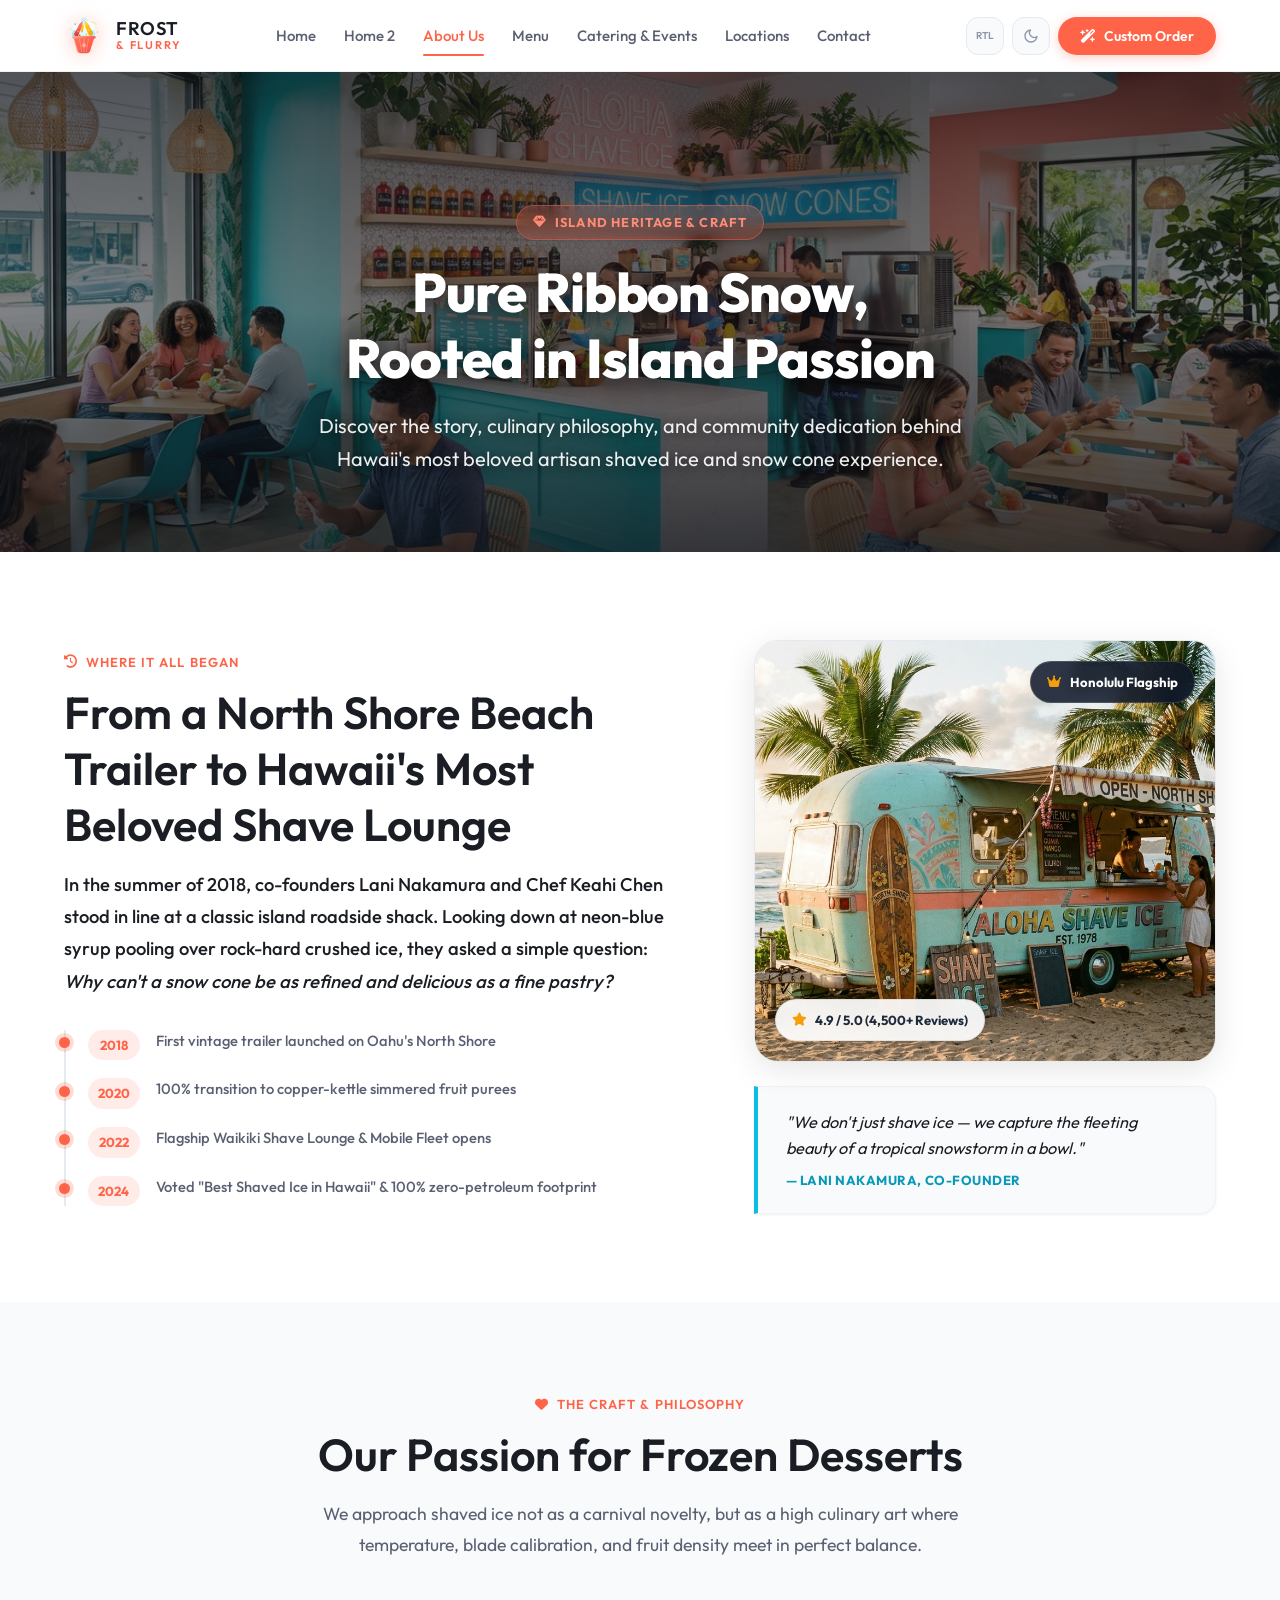
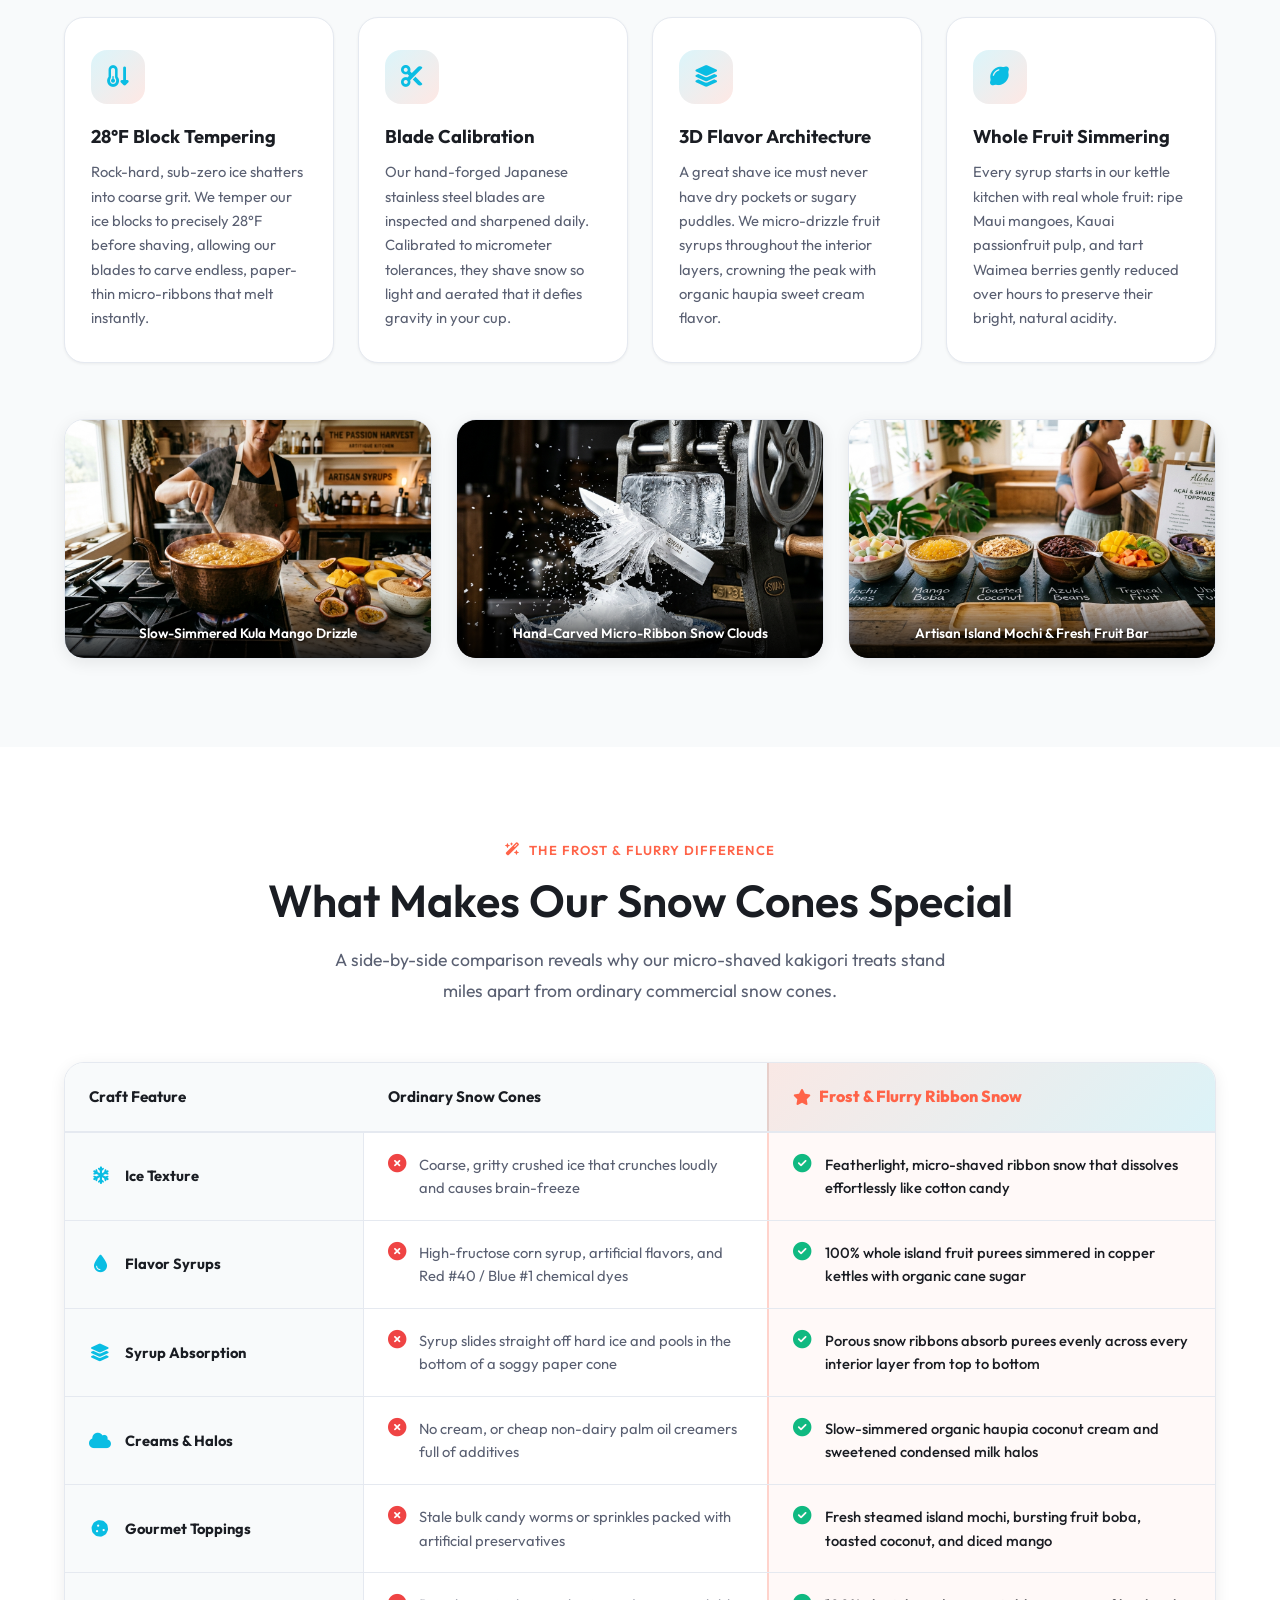
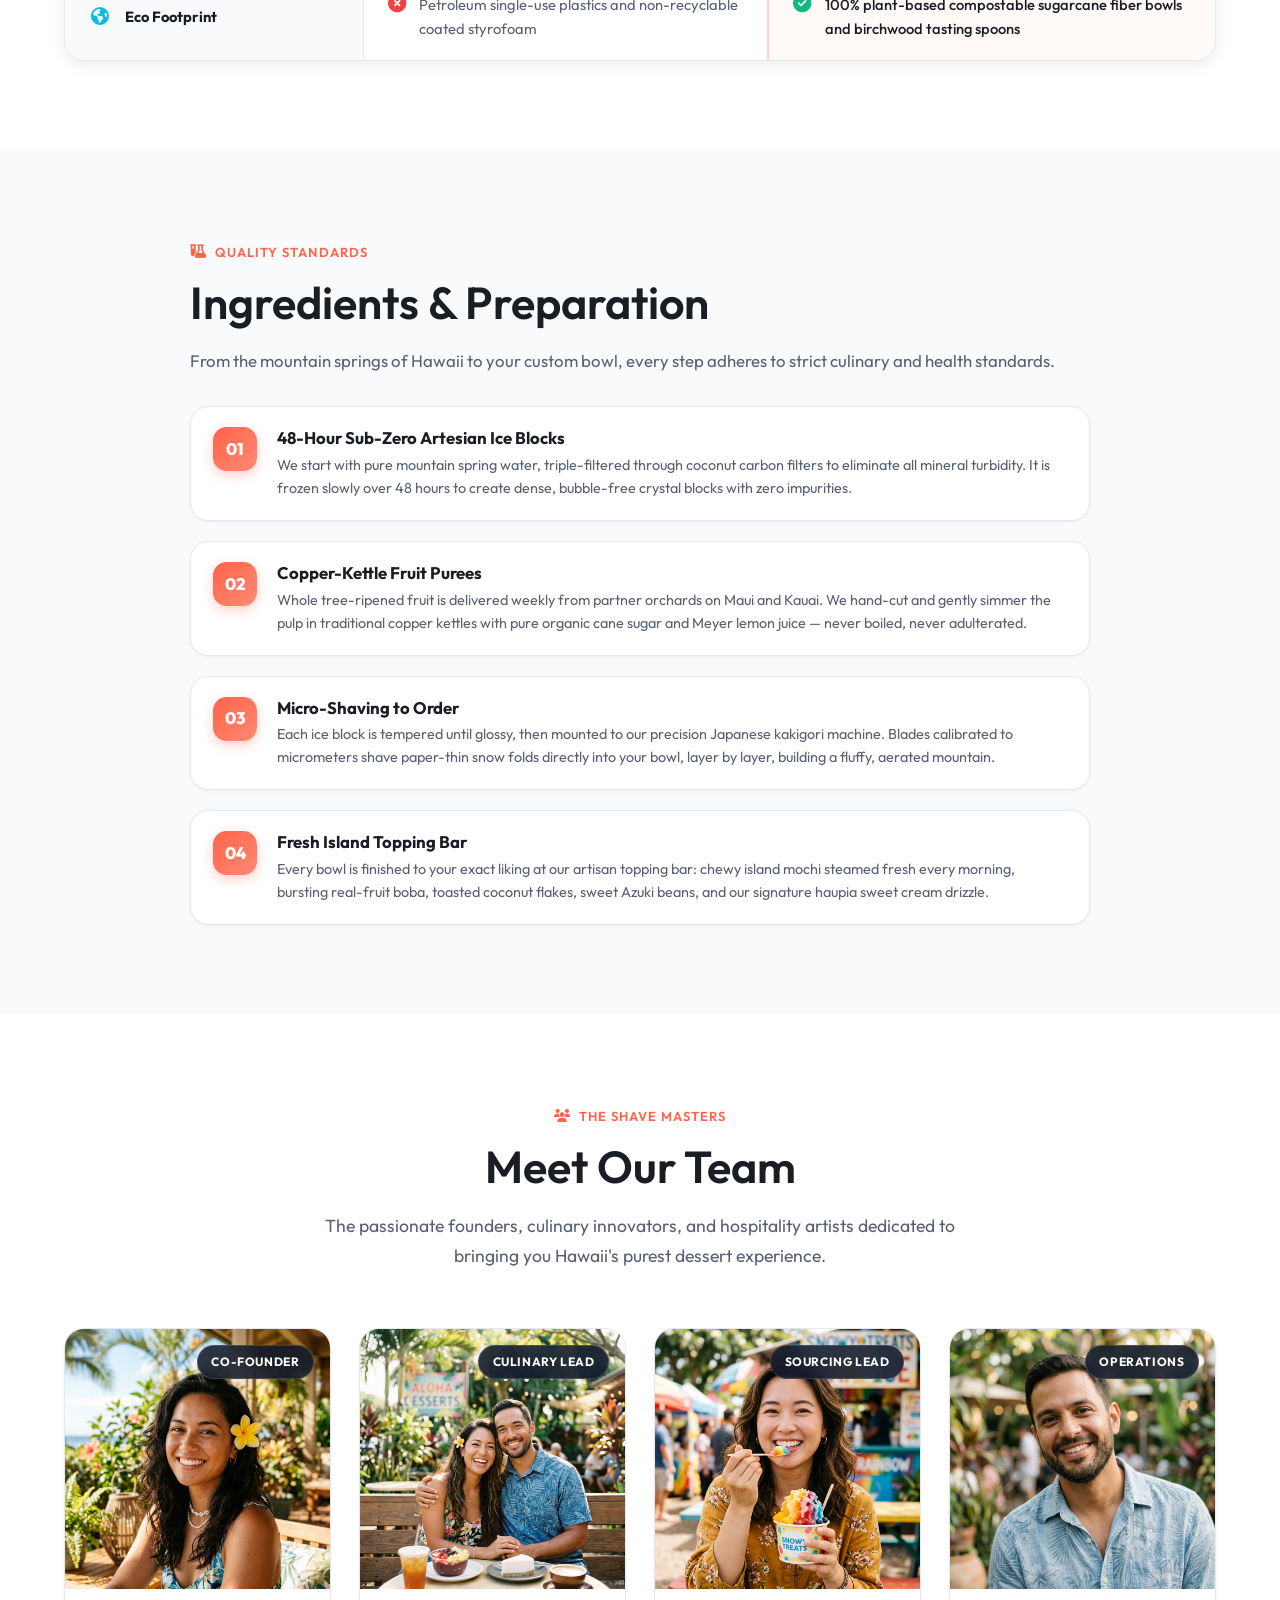
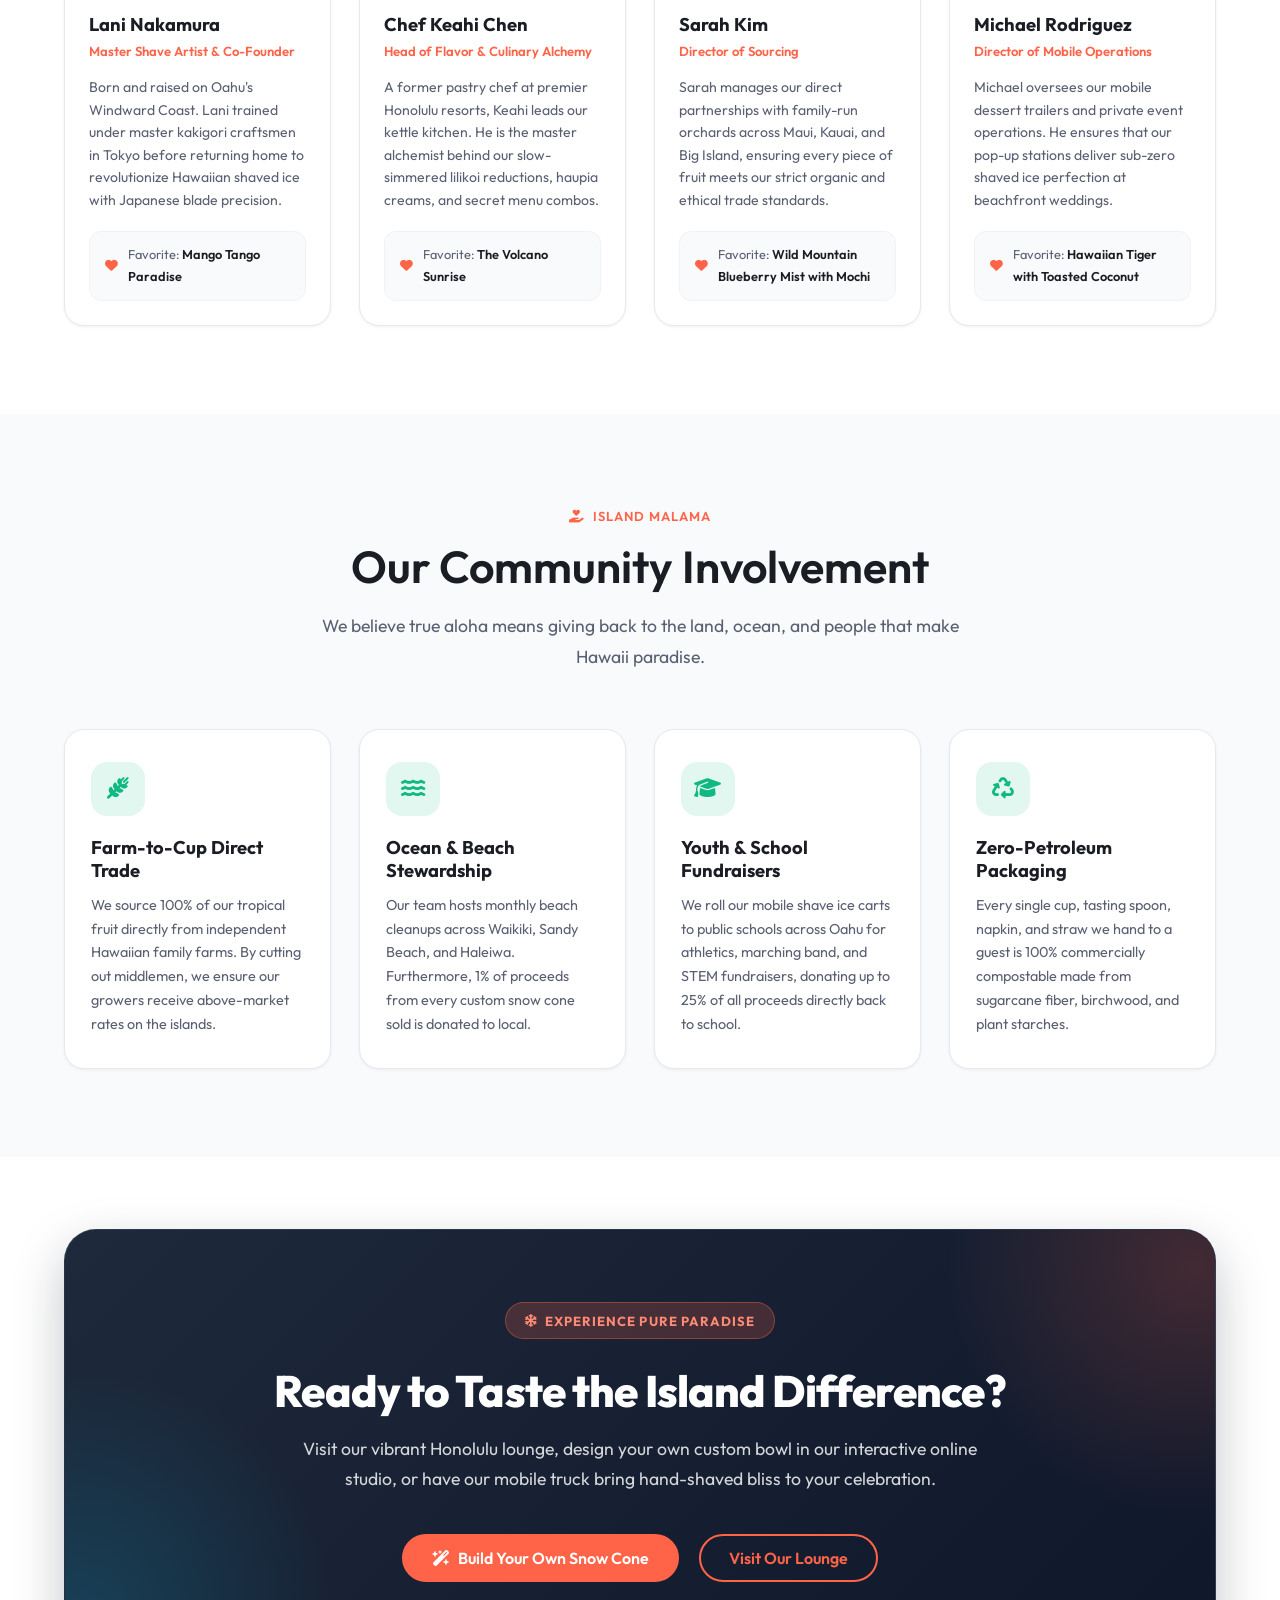
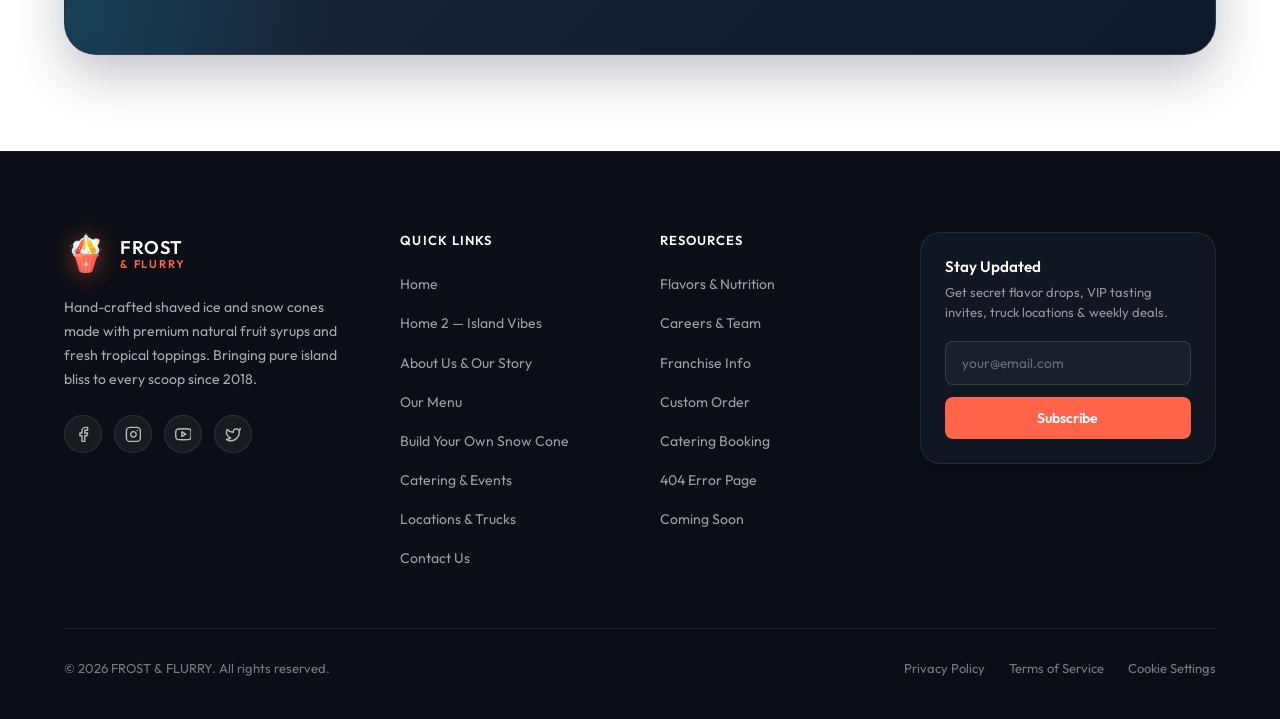
<file: about.html>
<!DOCTYPE html>
<html lang="en">
<head>
    <meta charset="UTF-8">
    <meta name="viewport" content="width=device-width, initial-scale=1.0">
    <meta name="description" content="Discover the story, passion, and team behind Frost & Flurry — Hawaii's award-winning artisan shaved ice lounge crafted with 100% natural fruit purees and micro-ribbon snow.">
    <title>About Us — Frost & Flurry | Artisan Shaved Ice & Snow Cones</title>
    <link rel="icon" href="favicon.svg" type="image/svg+xml">
    <link rel="stylesheet" href="style.css">
    <link rel="stylesheet" href="https://cdnjs.cloudflare.com/ajax/libs/font-awesome/6.5.0/css/all.min.css">
    <script src="components.js" defer></script>
</head>
<body class="about-page">
    <!-- Navbar -->
    <div id="navbar-placeholder"></div>

    <!-- ====== HERO BANNER: ABOUT US ====== -->
    <section class="about-hero hero-banner-section" id="about-hero">
        <div class="hero-banner-bg">
            <img src="assets/images/shop-interior.jpg" alt="Frost & Flurry Honolulu Artisan Lounge Interior" loading="eager">
        </div>
        <div class="container hero-banner-content fade-up">
            <span class="hero-banner-badge"><i class="fa-solid fa-gem" aria-hidden="true"></i> Island Heritage &amp; Craft</span>
            <h1 class="hero-banner-title">Pure Ribbon Snow,<br>Rooted in Island Passion</h1>
            <p class="hero-banner-desc">Discover the story, culinary philosophy, and community dedication behind Hawaii's most beloved artisan shaved ice and snow cone experience.</p>
            

        </div>
    </section>

    <!-- ====== SECTION 1: OUR STORY ====== -->
    <section class="about-story-section" id="our-story">
        <div class="container">
            <div class="about-story-grid">
                <!-- Left: Narrative -->
                <div class="about-story-content fade-up">
                    <span class="section-label"><i class="fa-solid fa-clock-rotate-left"></i> Where It All Began</span>
                    <h2 class="section-title">From a North Shore Beach Trailer to Hawaii's Most Beloved Shave Lounge</h2>
                    <p class="story-lead">
                        In the summer of 2018, co-founders Lani Nakamura and Chef Keahi Chen stood in line at a classic island roadside shack. Looking down at neon-blue syrup pooling over rock-hard crushed ice, they asked a simple question: <em>Why can't a snow cone be as refined and delicious as a fine pastry?</em>
                    </p>


                    <!-- Milestones Timeline Strip -->
                    <div class="about-milestones">
                        <div class="milestone-item">
                            <span class="milestone-year">2018</span>
                            <span class="milestone-text">First vintage trailer launched on Oahu's North Shore</span>
                        </div>
                        <div class="milestone-item">
                            <span class="milestone-year">2020</span>
                            <span class="milestone-text">100% transition to copper-kettle simmered fruit purees</span>
                        </div>
                        <div class="milestone-item">
                            <span class="milestone-year">2022</span>
                            <span class="milestone-text">Flagship Waikiki Shave Lounge &amp; Mobile Fleet opens</span>
                        </div>
                        <div class="milestone-item">
                            <span class="milestone-year">2024</span>
                            <span class="milestone-text">Voted "Best Shaved Ice in Hawaii" &amp; 100% zero-petroleum footprint</span>
                        </div>
                    </div>
                </div>

                <!-- Right: Visual Card -->
                <div class="about-story-visual fade-up">
                    <div class="about-story-card">
                        <img src="assets/images/about-story-heritage.jpg" alt="Frost & Flurry North Shore Heritage Trailer" class="story-card-img" loading="lazy">
                        <div class="story-badge top-right">
                            <i class="fa-solid fa-crown" style="color:#F59E0B;"></i>
                            <span>Honolulu Flagship</span>
                        </div>
                        <div class="story-badge bottom-left">
                            <i class="fa-solid fa-star" style="color:#F59E0B;"></i>
                            <span>4.9 / 5.0 (4,500+ Reviews)</span>
                        </div>
                    </div>
                    <div class="story-quote-card">
                        <p class="story-quote-text">"We don't just shave ice — we capture the fleeting beauty of a tropical snowstorm in a bowl."</p>
                        <span class="story-quote-author">— Lani Nakamura, Co-Founder</span>
                    </div>
                </div>
            </div>
        </div>
    </section>

    <!-- ====== SECTION 2: OUR PASSION FOR FROZEN DESSERTS ====== -->
    <section class="about-passion-section" id="our-passion">
        <div class="container">
            <div class="text-center fade-up">
                <span class="section-label"><i class="fa-solid fa-heart"></i> The Craft &amp; Philosophy</span>
                <h2 class="section-title">Our Passion for Frozen Desserts</h2>
                <p class="section-subtitle">We approach shaved ice not as a carnival novelty, but as a high culinary art where temperature, blade calibration, and fruit density meet in perfect balance.</p>
            </div>

            <div class="passion-pillars-grid stagger">
                <!-- Pillar 1: Temperature Calibration -->
                <div class="passion-card fade-up">
                    <div class="passion-card-icon">
                        <i class="fa-solid fa-temperature-arrow-down"></i>
                    </div>
                    <h3>28°F Block Tempering</h3>
                    <p>Rock-hard, sub-zero ice shatters into coarse grit. We temper our ice blocks to precisely 28°F before shaving, allowing our blades to carve endless, paper-thin micro-ribbons that melt instantly.</p>
                </div>

                <!-- Pillar 2: Japanese Kakigori Precision -->
                <div class="passion-card fade-up">
                    <div class="passion-card-icon">
                        <i class="fa-solid fa-scissors"></i>
                    </div>
                    <h3> Blade Calibration</h3>
                    <p>Our hand-forged Japanese stainless steel blades are inspected and sharpened daily. Calibrated to micrometer tolerances, they shave snow so light and aerated that it defies gravity in your cup.</p>
                </div>

                <!-- Pillar 3: Three-Dimensional Flavor Layering -->
                <div class="passion-card fade-up">
                    <div class="passion-card-icon">
                        <i class="fa-solid fa-layer-group"></i>
                    </div>
                    <h3>3D Flavor Architecture</h3>
                    <p>A great shave ice must never have dry pockets or sugary puddles. We micro-drizzle fruit syrups throughout the interior layers, crowning the peak with organic haupia sweet cream flavor.</p>
                </div>

                <!-- Pillar 4: Pure Botanical Ingredients -->
                <div class="passion-card fade-up">
                    <div class="passion-card-icon">
                        <i class="fa-solid fa-lemon"></i>
                    </div>
                    <h3>Whole Fruit Simmering</h3>
                    <p>Every syrup starts in our kettle kitchen with real whole fruit: ripe Maui mangoes, Kauai passionfruit pulp, and tart Waimea berries gently reduced over hours to preserve their bright, natural acidity.</p>
                </div>
            </div>

            <!-- Visual Showcase Bar -->
            <div class="passion-visual-banner fade-up">
                <div class="passion-banner-grid">
                    <div class="passion-img-col">
                        <img src="assets/images/about-syrup-craft.jpg" alt="Slow Simmered Tropical Puree Drizzle" loading="lazy">
                        <span class="passion-img-caption">Slow-Simmered Kula Mango Drizzle</span>
                    </div>
                    <div class="passion-img-col">
                        <img src="assets/images/about-blade-shaving.jpg" alt="Artisan Japanese Kakigori Craft" loading="lazy">
                        <span class="passion-img-caption">Hand-Carved Micro-Ribbon Snow Clouds</span>
                    </div>
                    <div class="passion-img-col">
                        <img src="assets/images/about-fresh-toppings-bar.jpg" alt="Fresh Island Topping Bar" loading="lazy">
                        <span class="passion-img-caption">Artisan Island Mochi &amp; Fresh Fruit Bar</span>
                    </div>
                </div>
            </div>
        </div>
    </section>

    <!-- ====== SECTION 3: WHAT MAKES OUR SNOW CONES SPECIAL ====== -->
    <section class="about-special-section" id="what-makes-us-special">
        <div class="container">
            <div class="text-center fade-up">
                <span class="section-label"><i class="fa-solid fa-wand-magic-sparkles"></i> The Frost &amp; Flurry Difference</span>
                <h2 class="section-title">What Makes Our Snow Cones Special</h2>
                <p class="section-subtitle">A side-by-side comparison reveals why our micro-shaved kakigori treats stand miles apart from ordinary commercial snow cones.</p>
            </div>

            <!-- Comparison Matrix -->
            <div class="comparison-matrix-wrapper fade-up">
                <div class="comparison-table">
                    <div class="comparison-header">
                        <div class="col-feature">Craft Feature</div>
                        <div class="col-ordinary">Ordinary Snow Cones</div>
                        <div class="col-frost">
                            <span class="frost-highlight-badge"><i class="fa-solid fa-star"></i> Frost &amp; Flurry Ribbon Snow</span>
                        </div>
                    </div>

                    <!-- Row 1: Ice Texture -->
                    <div class="comparison-row">
                        <div class="col-feature">
                            <i class="fa-solid fa-snowflake"></i>
                            <strong>Ice Texture</strong>
                        </div>
                        <div class="col-ordinary">
                            <span class="mobile-col-tag ordinary-tag"><i class="fa-solid fa-circle-xmark"></i> Ordinary Snow Cones</span>
                            <div class="col-content">
                                <span class="status-cross desktop-status"><i class="fa-solid fa-circle-xmark"></i></span>
                                <span>Coarse, gritty crushed ice that crunches loudly and causes brain-freeze</span>
                            </div>
                        </div>
                        <div class="col-frost">
                            <span class="mobile-col-tag frost-tag"><i class="fa-solid fa-circle-check"></i> Frost &amp; Flurry Ribbon Snow</span>
                            <div class="col-content">
                                <span class="status-check desktop-status"><i class="fa-solid fa-circle-check"></i></span>
                                <span>Featherlight, micro-shaved ribbon snow that dissolves effortlessly like cotton candy</span>
                            </div>
                        </div>
                    </div>

                    <!-- Row 2: Flavor Syrups -->
                    <div class="comparison-row">
                        <div class="col-feature">
                            <i class="fa-solid fa-droplet"></i>
                            <strong>Flavor Syrups</strong>
                        </div>
                        <div class="col-ordinary">
                            <span class="mobile-col-tag ordinary-tag"><i class="fa-solid fa-circle-xmark"></i> Ordinary Snow Cones</span>
                            <div class="col-content">
                                <span class="status-cross desktop-status"><i class="fa-solid fa-circle-xmark"></i></span>
                                <span>High-fructose corn syrup, artificial flavors, and Red #40 / Blue #1 chemical dyes</span>
                            </div>
                        </div>
                        <div class="col-frost">
                            <span class="mobile-col-tag frost-tag"><i class="fa-solid fa-circle-check"></i> Frost &amp; Flurry Ribbon Snow</span>
                            <div class="col-content">
                                <span class="status-check desktop-status"><i class="fa-solid fa-circle-check"></i></span>
                                <span>100% whole island fruit purees simmered in copper kettles with organic cane sugar</span>
                            </div>
                        </div>
                    </div>

                    <!-- Row 3: Liquid Distribution -->
                    <div class="comparison-row">
                        <div class="col-feature">
                            <i class="fa-solid fa-layer-group"></i>
                            <strong>Syrup Absorption</strong>
                        </div>
                        <div class="col-ordinary">
                            <span class="mobile-col-tag ordinary-tag"><i class="fa-solid fa-circle-xmark"></i> Ordinary Snow Cones</span>
                            <div class="col-content">
                                <span class="status-cross desktop-status"><i class="fa-solid fa-circle-xmark"></i></span>
                                <span>Syrup slides straight off hard ice and pools in the bottom of a soggy paper cone</span>
                            </div>
                        </div>
                        <div class="col-frost">
                            <span class="mobile-col-tag frost-tag"><i class="fa-solid fa-circle-check"></i> Frost &amp; Flurry Ribbon Snow</span>
                            <div class="col-content">
                                <span class="status-check desktop-status"><i class="fa-solid fa-circle-check"></i></span>
                                <span>Porous snow ribbons absorb purees evenly across every interior layer from top to bottom</span>
                            </div>
                        </div>
                    </div>

                    <!-- Row 4: Sweet Cream Halos -->
                    <div class="comparison-row">
                        <div class="col-feature">
                            <i class="fa-solid fa-cloud"></i>
                            <strong>Creams &amp; Halos</strong>
                        </div>
                        <div class="col-ordinary">
                            <span class="mobile-col-tag ordinary-tag"><i class="fa-solid fa-circle-xmark"></i> Ordinary Snow Cones</span>
                            <div class="col-content">
                                <span class="status-cross desktop-status"><i class="fa-solid fa-circle-xmark"></i></span>
                                <span>No cream, or cheap non-dairy palm oil creamers full of additives</span>
                            </div>
                        </div>
                        <div class="col-frost">
                            <span class="mobile-col-tag frost-tag"><i class="fa-solid fa-circle-check"></i> Frost &amp; Flurry Ribbon Snow</span>
                            <div class="col-content">
                                <span class="status-check desktop-status"><i class="fa-solid fa-circle-check"></i></span>
                                <span>Slow-simmered organic haupia coconut cream and sweetened condensed milk halos</span>
                            </div>
                        </div>
                    </div>

                    <!-- Row 5: Gourmet Toppings -->
                    <div class="comparison-row">
                        <div class="col-feature">
                            <i class="fa-solid fa-cookie"></i>
                            <strong>Gourmet Toppings</strong>
                        </div>
                        <div class="col-ordinary">
                            <span class="mobile-col-tag ordinary-tag"><i class="fa-solid fa-circle-xmark"></i> Ordinary Snow Cones</span>
                            <div class="col-content">
                                <span class="status-cross desktop-status"><i class="fa-solid fa-circle-xmark"></i></span>
                                <span>Stale bulk candy worms or sprinkles packed with artificial preservatives</span>
                            </div>
                        </div>
                        <div class="col-frost">
                            <span class="mobile-col-tag frost-tag"><i class="fa-solid fa-circle-check"></i> Frost &amp; Flurry Ribbon Snow</span>
                            <div class="col-content">
                                <span class="status-check desktop-status"><i class="fa-solid fa-circle-check"></i></span>
                                <span>Fresh steamed island mochi, bursting fruit boba, toasted coconut, and diced mango</span>
                            </div>
                        </div>
                    </div>

                    <!-- Row 6: Environmental Footprint -->
                    <div class="comparison-row">
                        <div class="col-feature">
                            <i class="fa-solid fa-earth-americas"></i>
                            <strong>Eco Footprint</strong>
                        </div>
                        <div class="col-ordinary">
                            <span class="mobile-col-tag ordinary-tag"><i class="fa-solid fa-circle-xmark"></i> Ordinary Snow Cones</span>
                            <div class="col-content">
                                <span class="status-cross desktop-status"><i class="fa-solid fa-circle-xmark"></i></span>
                                <span>Petroleum single-use plastics and non-recyclable coated styrofoam</span>
                            </div>
                        </div>
                        <div class="col-frost">
                            <span class="mobile-col-tag frost-tag"><i class="fa-solid fa-circle-check"></i> Frost &amp; Flurry Ribbon Snow</span>
                            <div class="col-content">
                                <span class="status-check desktop-status"><i class="fa-solid fa-circle-check"></i></span>
                                <span>100% plant-based compostable sugarcane fiber bowls and birchwood tasting spoons</span>
                            </div>
                        </div>
                    </div>
                </div>
            </div>
        </div>
    </section>

    <!-- ====== SECTION 4: INGREDIENTS & PREPARATION ====== -->
    <section class="about-prep-section" id="ingredients-preparation">
        <div class="container">
            <div class="about-prep-grid">


                <!-- Right: 4-Step Culinary Journey -->
                <div class="about-prep-content fade-up">
                    <span class="section-label"><i class="fa-solid fa-flask-vial"></i> Quality Standards</span>
                    <h2 class="section-title">Ingredients &amp; Preparation</h2>
                    <p class="section-subtitle-left">From the mountain springs of Hawaii to your custom bowl, every step adheres to strict culinary and health standards.</p>

                    <div class="prep-steps-list">
                        <!-- Step 1 -->
                        <div class="prep-step-item">
                            <div class="prep-step-num">01</div>
                            <div class="prep-step-body">
                                <h4>48-Hour Sub-Zero Artesian Ice Blocks</h4>
                                <p>We start with pure mountain spring water, triple-filtered through coconut carbon filters to eliminate all mineral turbidity. It is frozen slowly over 48 hours to create dense, bubble-free crystal blocks with zero impurities.</p>
                            </div>
                        </div>

                        <!-- Step 2 -->
                        <div class="prep-step-item">
                            <div class="prep-step-num">02</div>
                            <div class="prep-step-body">
                                <h4>Copper-Kettle Fruit Purees</h4>
                                <p>Whole tree-ripened fruit is delivered weekly from partner orchards on Maui and Kauai. We hand-cut and gently simmer the pulp in traditional copper kettles with pure organic cane sugar and Meyer lemon juice — never boiled, never adulterated.</p>
                            </div>
                        </div>

                        <!-- Step 3 -->
                        <div class="prep-step-item">
                            <div class="prep-step-num">03</div>
                            <div class="prep-step-body">
                                <h4>Micro-Shaving to Order</h4>
                                <p>Each ice block is tempered until glossy, then mounted to our precision Japanese kakigori machine. Blades calibrated to micrometers shave paper-thin snow folds directly into your bowl, layer by layer, building a fluffy, aerated mountain.</p>
                            </div>
                        </div>

                        <!-- Step 4 -->
                        <div class="prep-step-item">
                            <div class="prep-step-num">04</div>
                            <div class="prep-step-body">
                                <h4>Fresh Island Topping Bar</h4>
                                <p>Every bowl is finished to your exact liking at our artisan topping bar: chewy island mochi steamed fresh every morning, bursting real-fruit boba, toasted coconut flakes, sweet Azuki beans, and our signature haupia sweet cream drizzle.</p>
                            </div>
                        </div>
                    </div>
                </div>
            </div>
        </div>
    </section>

    <!-- ====== SECTION 5: MEET OUR TEAM ====== -->
    <section class="about-team-section" id="meet-our-team">
        <div class="container">
            <div class="text-center fade-up">
                <span class="section-label"><i class="fa-solid fa-users"></i> The Shave Masters</span>
                <h2 class="section-title">Meet Our Team</h2>
                <p class="section-subtitle">The passionate founders, culinary innovators, and hospitality artists dedicated to bringing you Hawaii's purest dessert experience.</p>
            </div>

            <div class="team-grid stagger">
                <!-- Team Member 1: Lani Nakamura -->
                <div class="team-card fade-up">
                    <div class="team-card-img-wrap">
                        <img src="assets/images/avatar-lani-nakamura.jpg" alt="Lani Nakamura — Co-Founder & Master Shave Artist" loading="lazy">
                        <span class="team-badge">Co-Founder</span>
                    </div>
                    <div class="team-card-body">
                        <h3>Lani Nakamura</h3>
                        <span class="team-role">Master Shave Artist &amp; Co-Founder</span>
                        <p class="team-bio">Born and raised on Oahu's Windward Coast. Lani trained under master kakigori craftsmen in Tokyo before returning home to revolutionize Hawaiian shaved ice with Japanese blade precision.</p>
                        <div class="team-favorite">
                            <i class="fa-solid fa-heart" style="color:var(--primary);"></i>
                            <span>Favorite: <em>Mango Tango Paradise</em></span>
                        </div>
                    </div>
                </div>

                <!-- Team Member 2: Chef Keahi Chen -->
                <div class="team-card fade-up">
                    <div class="team-card-img-wrap">
                        <img src="assets/images/avatar-keahi-leilani.jpg" alt="Chef Keahi Chen — Head of Flavor & Culinary Alchemy" loading="lazy">
                        <span class="team-badge">Culinary Lead</span>
                    </div>
                    <div class="team-card-body">
                        <h3>Chef Keahi Chen</h3>
                        <span class="team-role">Head of Flavor &amp; Culinary Alchemy</span>
                        <p class="team-bio">A former pastry chef at premier Honolulu resorts, Keahi leads our kettle kitchen. He is the master alchemist behind our slow-simmered lilikoi reductions, haupia creams, and secret menu combos.</p>
                        <div class="team-favorite">
                            <i class="fa-solid fa-heart" style="color:var(--primary);"></i>
                            <span>Favorite: <em>The Volcano Sunrise</em></span>
                        </div>
                    </div>
                </div>

                <!-- Team Member 3: Sarah Kim -->
                <div class="team-card fade-up">
                    <div class="team-card-img-wrap">
                        <img src="assets/images/avatar-sarah-kim.jpg" alt="Sarah Kim — Director of Sourcing & Sustainable Farming" loading="lazy">
                        <span class="team-badge">Sourcing Lead</span>
                    </div>
                    <div class="team-card-body">
                        <h3>Sarah Kim</h3>
                        <span class="team-role">Director of Sourcing</span>
                        <p class="team-bio">Sarah manages our direct partnerships with family-run orchards across Maui, Kauai, and Big Island, ensuring every piece of fruit meets our strict organic and ethical trade standards.</p>
                        <div class="team-favorite">
                            <i class="fa-solid fa-heart" style="color:var(--primary);"></i>
                            <span>Favorite: <em>Wild Mountain Blueberry Mist with Mochi</em></span>
                        </div>
                    </div>
                </div>

                <!-- Team Member 4: Michael Rodriguez -->
                <div class="team-card fade-up">
                    <div class="team-card-img-wrap">
                        <img src="assets/images/avatar-michael-rodriguez.jpg" alt="Michael Rodriguez — Operations & Mobile Fleet Director" loading="lazy">
                        <span class="team-badge">Operations</span>
                    </div>
                    <div class="team-card-body">
                        <h3>Michael Rodriguez</h3>
                        <span class="team-role">Director of Mobile Operations </span>
                        <p class="team-bio">Michael oversees our mobile dessert trailers and private event operations. He ensures that our pop-up stations deliver sub-zero shaved ice perfection at beachfront weddings.</p>
                        <div class="team-favorite">
                            <i class="fa-solid fa-heart" style="color:var(--primary);"></i>
                            <span>Favorite: <em>Hawaiian Tiger with Toasted Coconut</em></span>
                        </div>
                    </div>
                </div>
            </div>
        </div>
    </section>

    <!-- ====== SECTION 6: OUR COMMUNITY INVOLVEMENT ====== -->
    <section class="about-community-section" id="community-involvement">
        <div class="container">
            <div class="text-center fade-up">
                <span class="section-label"><i class="fa-solid fa-hand-holding-heart"></i> Island Malama</span>
                <h2 class="section-title">Our Community Involvement</h2>
                <p class="section-subtitle">We believe true aloha means giving back to the land, ocean, and people that make Hawaii paradise.</p>
            </div>

            <div class="community-grid stagger">
                <!-- Pillar 1: Local Farm Direct Trade -->
                <div class="community-card fade-up">
                    <div class="community-icon-box">
                        <i class="fa-solid fa-wheat-awn"></i>
                    </div>
                    <h3>Farm-to-Cup Direct Trade</h3>
                    <p>We source 100% of our tropical fruit directly from independent Hawaiian family farms. By cutting out middlemen, we ensure our growers receive above-market rates on the islands.</p>
                </div>

                <!-- Pillar 2: Ocean Cleanups & Reef Protection -->
                <div class="community-card fade-up">
                    <div class="community-icon-box">
                        <i class="fa-solid fa-water"></i>
                    </div>
                    <h3>Ocean &amp; Beach Stewardship</h3>
                    <p>Our team hosts monthly beach cleanups across Waikiki, Sandy Beach, and Haleiwa. Furthermore, 1% of proceeds from every custom snow cone sold is donated to local.</p>
                </div>

                <!-- Pillar 3: Youth & Public School Fundraisers -->
                <div class="community-card fade-up">
                    <div class="community-icon-box">
                        <i class="fa-solid fa-graduation-cap"></i>
                    </div>
                    <h3>Youth &amp; School Fundraisers</h3>
                    <p>We roll our mobile shave ice carts to public schools across Oahu for athletics, marching band, and STEM fundraisers, donating up to 25% of all proceeds directly back to school.</p>
                </div>

                <!-- Pillar 4: 100% Compostable Footprint -->
                <div class="community-card fade-up">
                    <div class="community-icon-box">
                        <i class="fa-solid fa-recycle"></i>
                    </div>
                    <h3>Zero-Petroleum Packaging</h3>
                    <p>Every single cup, tasting spoon, napkin, and straw we hand to a guest is 100% commercially compostable made from sugarcane fiber, birchwood, and plant starches.</p>
                </div>
            </div>


        </div>
    </section>

    <!-- ====== SECTION 7: CTA BANNER ====== -->
    <section class="about-cta-section" id="about-cta">
        <div class="container">
            <div class="about-cta-card fade-up">
                <div class="about-cta-content">
                    <span class="cta-pill-badge"><i class="fa-solid fa-snowflake"></i> Experience Pure Paradise</span>
                    <h2 class="about-cta-title">Ready to Taste the Island Difference?</h2>
                    <p class="about-cta-desc">Visit our vibrant Honolulu lounge, design your own custom bowl in our interactive online studio, or have our mobile truck bring hand-shaved bliss to your celebration.</p>
                    <div class="about-cta-actions">
                        <a href="build-your-own.html" class="btn btn-primary btn-lg">
                            <i class="fa-solid fa-wand-magic-sparkles"></i>
                            <span>Build Your Own Snow Cone</span>
                        </a>
                        <a href="locations.html" class="btn btn-secondary btn-lg">
                            <span>Visit Our Lounge</span>
                        </a>
                    </div>
                </div>
            </div>
        </div>
    </section>

    <!-- Footer -->
    <div id="footer-placeholder"></div>
</body>
</html>
</file>
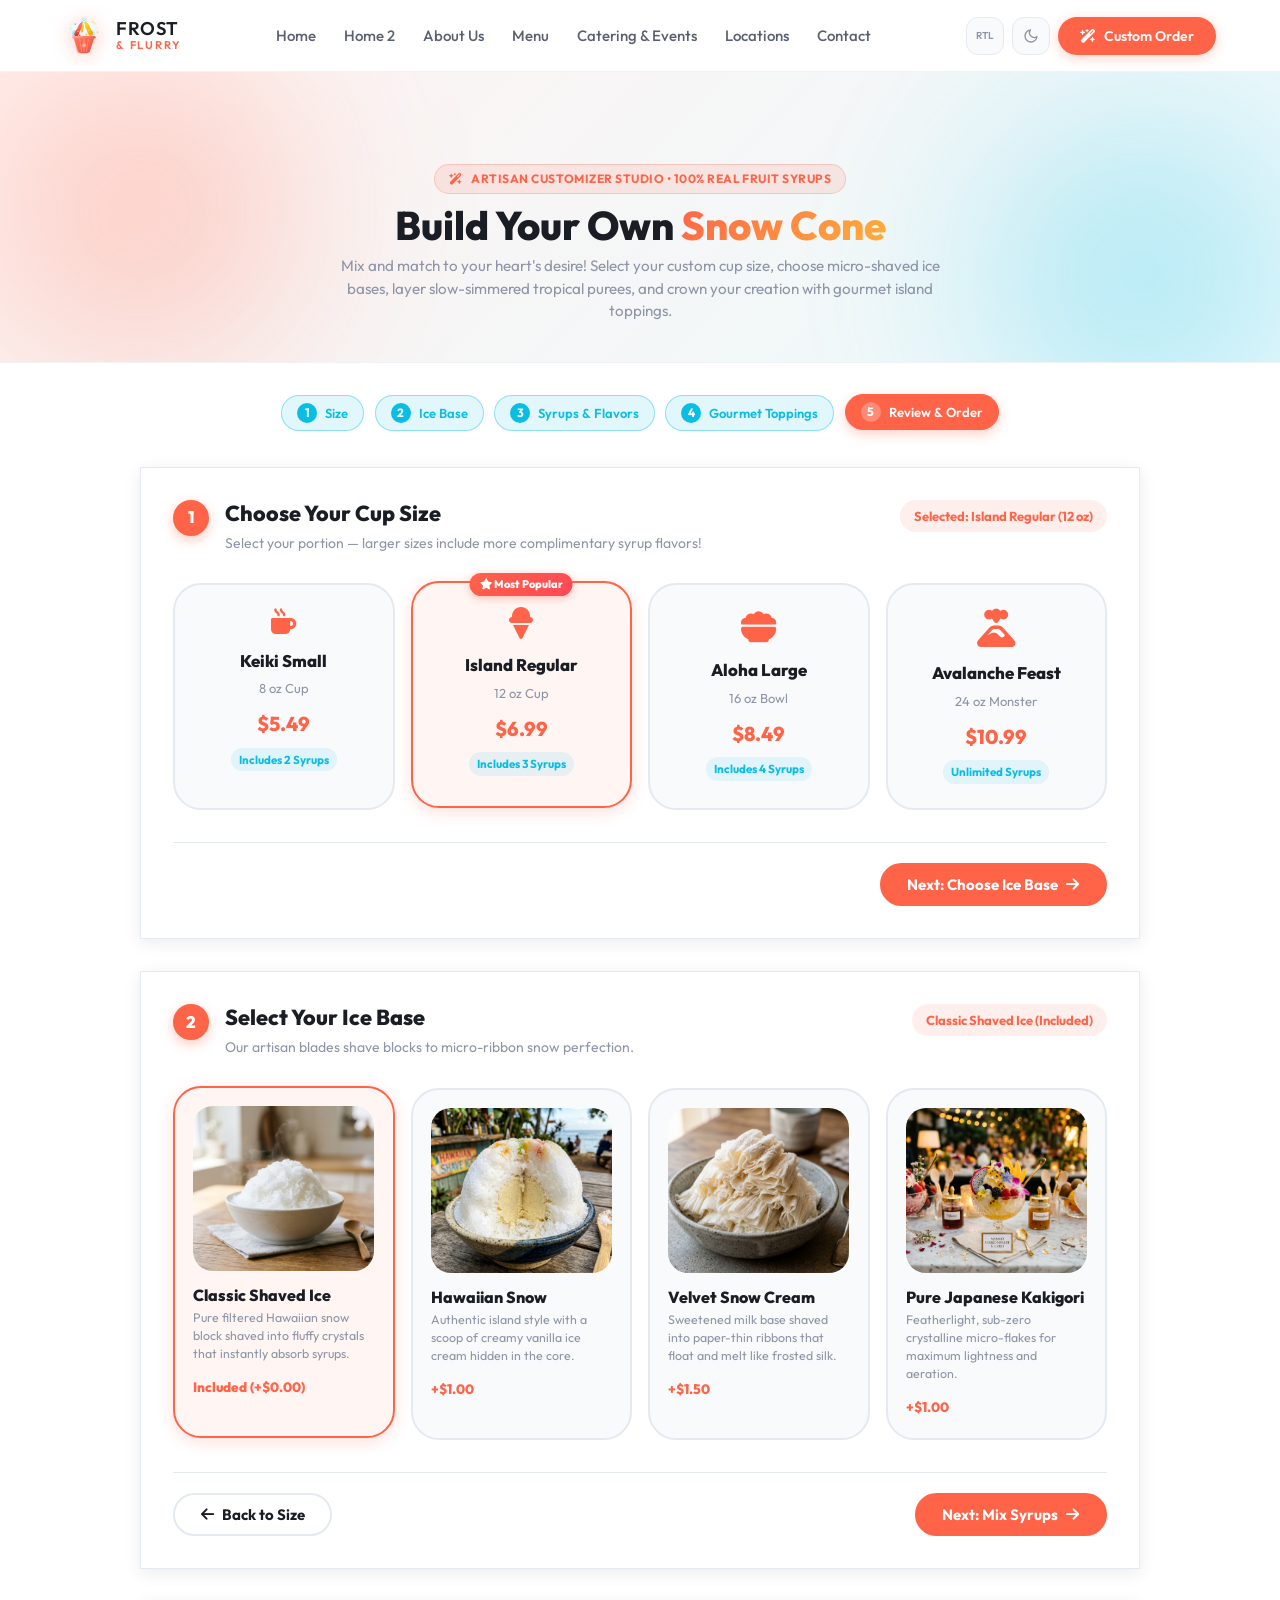
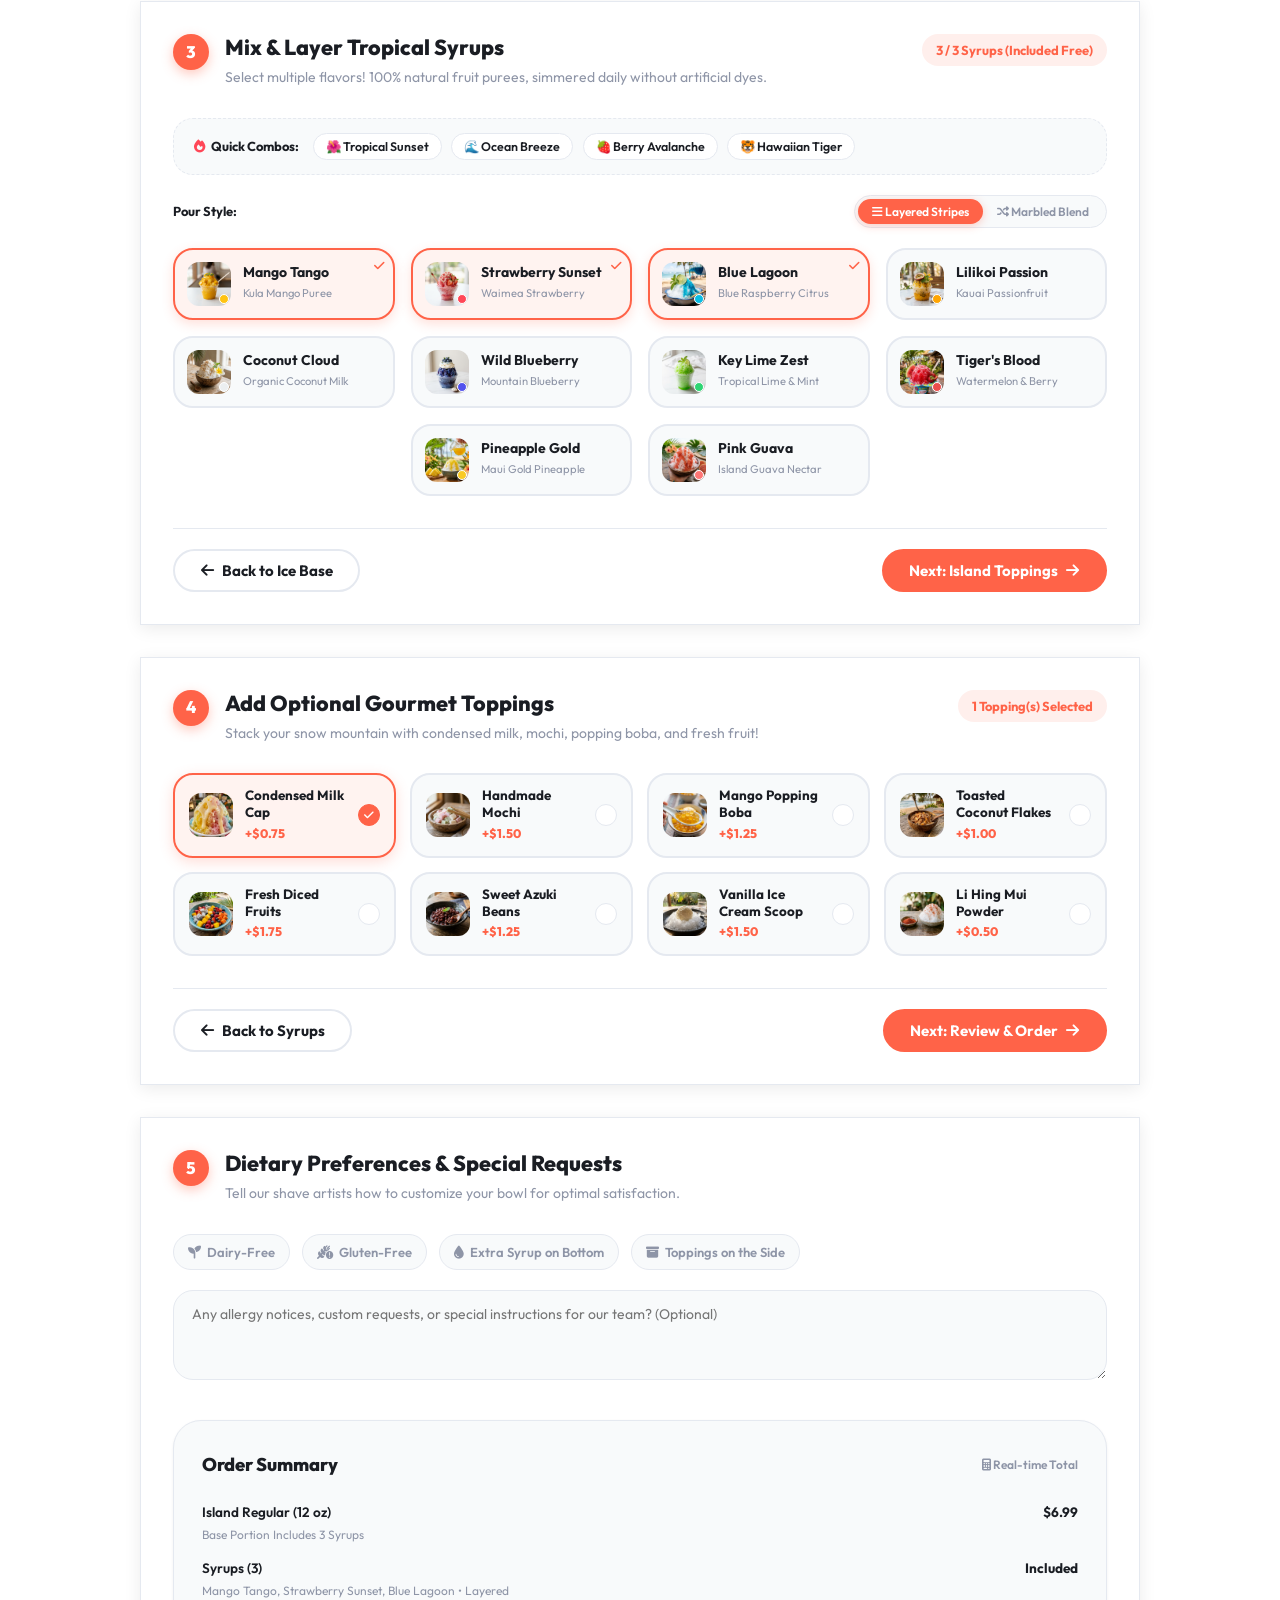
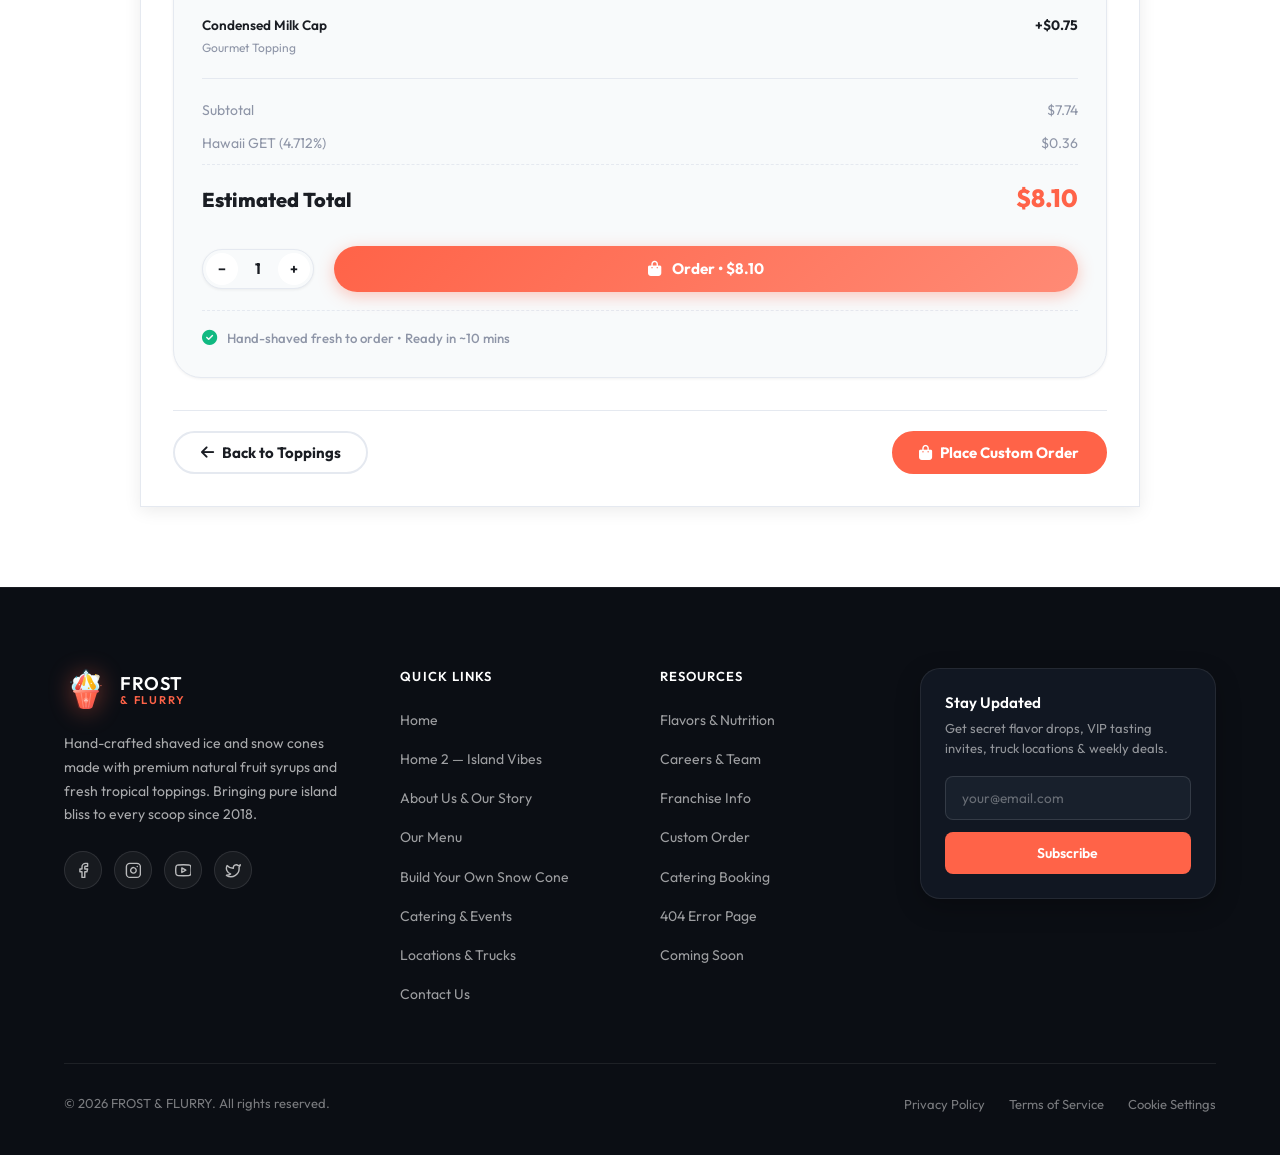
<file: build-your-own.html>
<!DOCTYPE html>
<html lang="en">
<head>
    <meta charset="UTF-8">
    <meta name="viewport" content="width=device-width, initial-scale=1.0">
    <meta name="description" content="Build Your Own Custom Shaved Ice & Snow Cone — Choose your cup size, artisan ice bases, blend tropical fruit syrups, add fresh toppings, and order online with Frost & Flurry.">
    <title>Build Your Own Snow Cone | Frost & Flurry — Custom Shaved Ice Studio</title>
    <link rel="icon" type="image/svg+xml" href="favicon.svg">
    <link rel="stylesheet" href="style.css">
    <link rel="stylesheet" href="https://cdnjs.cloudflare.com/ajax/libs/font-awesome/6.5.0/css/all.min.css">
    <script src="components.js" defer></script>
</head>
<body class="byo-page">
    <!-- Navbar -->
    <div id="navbar-placeholder"></div>

    <!-- ====== HERO BANNER: CUSTOMIZER STUDIO ====== -->
    <section class="byo-hero" id="byo-hero">
        <div class="byo-hero-ambient byo-hero-ambient-1" aria-hidden="true"></div>
        <div class="byo-hero-ambient byo-hero-ambient-2" aria-hidden="true"></div>

        <div class="container" style="position:relative;z-index:2;">
            <div class="byo-hero-badge fade-up">
                <i class="fa-solid fa-wand-magic-sparkles"></i>
                <span>Artisan Customizer Studio • 100% Real Fruit Syrups</span>
            </div>

            <h1 class="byo-hero-title fade-up">
                Build Your Own <span class="hero-title-gradient">Snow Cone</span>
            </h1>

            <p class="byo-hero-subtitle fade-up">
                Mix and match to your heart's desire! Select your custom cup size, choose micro-shaved ice bases, layer slow-simmered tropical purees, and crown your creation with gourmet island toppings.
            </p>

        </div>
    </section>

    <!-- ====== MAIN STUDIO WORKSPACE ====== -->
    <section class="byo-studio-section" id="byo-studio">
        <div class="container byo-studio-container">

        <div class="byo-nav-controls-bar fade-up" id="byo-nav-controls-bar">
            <!-- Step Progress Indicator -->
            <div class="byo-progress-bar">
                <button type="button" class="byo-progress-step active" data-step="1" onclick="goToStep(1)"><span class="step-num">1</span> Size</button>
                <button type="button" class="byo-progress-step" data-step="2" onclick="goToStep(2)"><span class="step-num">2</span> Ice Base</button>
                <button type="button" class="byo-progress-step" data-step="3" onclick="goToStep(3)"><span class="step-num">3</span> Syrups &amp; Flavors</button>
                <button type="button" class="byo-progress-step" data-step="4" onclick="goToStep(4)"><span class="step-num">4</span> Gourmet Toppings</button>
                <button type="button" class="byo-progress-step" data-step="5" onclick="goToStep(5)"><span class="step-num">5</span> Review &amp; Order</button>
            </div>

        </div>

            <div class="byo-steps-col" id="byo-steps-col">

                    <!-- STEP 1: SIZE SELECTION -->
                    <div class="byo-card byo-step-card active-step" id="step-size" data-step="1">
                        <div class="byo-step-header">
                            <div class="byo-step-title-wrap">
                                <span class="byo-step-badge">1</span>
                                <div>
                                    <h3>Choose Your Cup Size</h3>
                                    <p>Select your portion — larger sizes include more complimentary syrup flavors!</p>
                                </div>
                            </div>
                            <span class="byo-step-status-pill" id="size-status-pill">Selected: Island Regular (12 oz)</span>
                        </div>

                        <div class="byo-sizes-grid">
                            <!-- Keiki (Small 8oz) -->
                            <label class="byo-size-option">
                                <input type="radio" name="byo-size" value="keiki" data-name="Keiki Small (8 oz)" data-price="5.49" data-syrups="2">
                                <div class="byo-size-box">
                                    <i class="fa-solid fa-mug-hot byo-size-icon" style="font-size:1.6rem;"></i>
                                    <span class="byo-size-name">Keiki Small</span>
                                    <span class="byo-size-oz">8 oz Cup</span>
                                    <span class="byo-size-price">$5.49</span>
                                    <span class="byo-size-quota">Includes 2 Syrups</span>
                                </div>
                            </label>

                            <!-- Island Regular (12oz - Recommended) -->
                            <label class="byo-size-option">
                                <span class="byo-popular-tag"><i class="fa-solid fa-star"></i> Most Popular</span>
                                <input type="radio" name="byo-size" value="regular" data-name="Island Regular (12 oz)" data-price="6.99" data-syrups="3" checked>
                                <div class="byo-size-box">
                                    <i class="fa-solid fa-ice-cream byo-size-icon" style="font-size:2rem;"></i>
                                    <span class="byo-size-name">Island Regular</span>
                                    <span class="byo-size-oz">12 oz Cup</span>
                                    <span class="byo-size-price">$6.99</span>
                                    <span class="byo-size-quota">Includes 3 Syrups</span>
                                </div>
                            </label>

                            <!-- Aloha Large (16oz) -->
                            <label class="byo-size-option">
                                <input type="radio" name="byo-size" value="large" data-name="Aloha Large (16 oz)" data-price="8.49" data-syrups="4">
                                <div class="byo-size-box">
                                    <i class="fa-solid fa-bowl-food byo-size-icon" style="font-size:2.2rem;"></i>
                                    <span class="byo-size-name">Aloha Large</span>
                                    <span class="byo-size-oz">16 oz Bowl</span>
                                    <span class="byo-size-price">$8.49</span>
                                    <span class="byo-size-quota">Includes 4 Syrups</span>
                                </div>
                            </label>

                            <!-- Avalanche Shareable (24oz) -->
                            <label class="byo-size-option">
                                <input type="radio" name="byo-size" value="avalanche" data-name="Avalanche Feast (24 oz)" data-price="10.99" data-syrups="6">
                                <div class="byo-size-box">
                                    <i class="fa-solid fa-volcano byo-size-icon" style="font-size:2.4rem;"></i>
                                    <span class="byo-size-name">Avalanche Feast</span>
                                    <span class="byo-size-oz">24 oz Monster</span>
                                    <span class="byo-size-price">$10.99</span>
                                    <span class="byo-size-quota">Unlimited Syrups</span>
                                </div>
                            </label>
                        </div>

                        <!-- Step 1 Navigation Footer -->
                        <div class="byo-step-nav-footer">
                            <div></div>
                            <button type="button" class="btn btn-primary btn-md byo-next-btn" onclick="goToStep(2)">
                                <span>Next: Choose Ice Base</span>
                                <i class="fa-solid fa-arrow-right"></i>
                            </button>
                        </div>
                    </div>

                    <!-- STEP 2: ICE BASE -->
                    <div class="byo-card byo-step-card" id="step-base" data-step="2">
                        <div class="byo-step-header">
                            <div class="byo-step-title-wrap">
                                <span class="byo-step-badge">2</span>
                                <div>
                                    <h3>Select Your Ice Base</h3>
                                    <p>Our artisan blades shave blocks to micro-ribbon snow perfection.</p>
                                </div>
                            </div>
                            <span class="byo-step-status-pill" id="base-status-pill">Classic Shaved Ice (Included)</span>
                        </div>

                        <div class="byo-bases-grid">
                            <!-- Base 1 -->
                            <label class="byo-base-option">
                                <input type="radio" name="byo-base" value="classic" data-name="Classic Shaved Ice" data-price="0.00" checked>
                                <div class="byo-base-card">
                                    <div class="byo-base-thumb">
                                        <img src="assets/images/byo-base-classic-shaved-ice.jpg" alt="Classic Shaved Ice Base" loading="lazy">
                                    </div>
                                    <div class="byo-base-info">
                                        <h4>Classic Shaved Ice</h4>
                                        <p>Pure filtered Hawaiian snow block shaved into fluffy crystals that instantly absorb syrups.</p>
                                        <span class="byo-base-price">Included (+$0.00)</span>
                                    </div>
                                </div>
                            </label>

                            <!-- Base 2 -->
                            <label class="byo-base-option">
                                <input type="radio" name="byo-base" value="hawaiian" data-name="Hawaiian Snow (Ice Cream Core)" data-price="1.00">
                                <div class="byo-base-card">
                                    <div class="byo-base-thumb">
                                        <img src="assets/images/byo-base-hawaiian-snow.jpg" alt="Hawaiian Snow Base" loading="lazy">
                                    </div>
                                    <div class="byo-base-info">
                                        <h4>Hawaiian Snow</h4>
                                        <p>Authentic island style with a scoop of creamy vanilla ice cream hidden in the core.</p>
                                        <span class="byo-base-price">+$1.00</span>
                                    </div>
                                </div>
                            </label>

                            <!-- Base 3 -->
                            <label class="byo-base-option">
                                <input type="radio" name="byo-base" value="velvet" data-name="Velvet Snow Cream" data-price="1.50">
                                <div class="byo-base-card">
                                    <div class="byo-base-thumb">
                                        <img src="assets/images/byo-base-snow-cream.jpg" alt="Velvet Snow Cream Base" loading="lazy">
                                    </div>
                                    <div class="byo-base-info">
                                        <h4>Velvet Snow Cream</h4>
                                        <p>Sweetened milk base shaved into paper-thin ribbons that float and melt like frosted silk.</p>
                                        <span class="byo-base-price">+$1.50</span>
                                    </div>
                                </div>
                            </label>

                            <!-- Base 4 -->
                            <label class="byo-base-option">
                                <input type="radio" name="byo-base" value="kakigori" data-name="Pure Japanese Kakigori" data-price="1.00">
                                <div class="byo-base-card">
                                    <div class="byo-base-thumb">
                                        <img src="assets/images/texture-pure-kakigori.jpg" alt="Pure Japanese Kakigori Base" loading="lazy">
                                    </div>
                                    <div class="byo-base-info">
                                        <h4>Pure Japanese Kakigori</h4>
                                        <p>Featherlight, sub-zero crystalline micro-flakes for maximum lightness and aeration.</p>
                                        <span class="byo-base-price">+$1.00</span>
                                    </div>
                                </div>
                            </label>
                        </div>

                        <!-- Step 2 Navigation Footer -->
                        <div class="byo-step-nav-footer">
                            <button type="button" class="btn btn-outline btn-md byo-prev-btn" onclick="goToStep(1)">
                                <i class="fa-solid fa-arrow-left"></i>
                                <span>Back to Size</span>
                            </button>
                            <button type="button" class="btn btn-primary btn-md byo-next-btn" onclick="goToStep(3)">
                                <span>Next: Mix Syrups</span>
                                <i class="fa-solid fa-arrow-right"></i>
                            </button>
                        </div>
                    </div>

                    <!-- STEP 3: FLAVORS & SYRUPS -->
                    <div class="byo-card byo-step-card" id="step-syrups" data-step="3">
                        <div class="byo-step-header">
                            <div class="byo-step-title-wrap">
                                <span class="byo-step-badge">3</span>
                                <div>
                                    <h3>Mix &amp; Layer Tropical Syrups</h3>
                                    <p>Select multiple flavors! 100% natural fruit purees, simmered daily without artificial dyes.</p>
                                </div>
                            </div>
                            <span class="byo-step-status-pill" id="syrup-counter-pill">3 / 3 Syrups Selected</span>
                        </div>

                        <!-- Chef's Quick Combo Presets -->
                        <div class="byo-combos-strip">
                            <span class="byo-combos-title"><i class="fa-solid fa-fire"></i> Quick Combos:</span>
                            <button type="button" class="byo-combo-btn" onclick="applyPresetCombo(['mango', 'strawberry', 'passion'])">
                                <span>🌺 Tropical Sunset</span>
                            </button>
                            <button type="button" class="byo-combo-btn" onclick="applyPresetCombo(['blue-lagoon', 'coconut', 'lime'])">
                                <span>🌊 Ocean Breeze</span>
                            </button>
                            <button type="button" class="byo-combo-btn" onclick="applyPresetCombo(['strawberry', 'blueberry', 'guava'])">
                                <span>🍓 Berry Avalanche</span>
                            </button>
                            <button type="button" class="byo-combo-btn" onclick="applyPresetCombo(['tigers-blood', 'coconut', 'pineapple'])">
                                <span>🐯 Hawaiian Tiger</span>
                            </button>
                        </div>

                        <!-- Mix Style Toggle -->
                        <div class="byo-mix-toggle-row">
                            <span style="font-size:0.8125rem;font-weight:700;color:var(--text);">
                                Pour Style:
                            </span>
                            <div class="byo-mix-style-selector">
                                <button type="button" class="byo-mix-style-btn active" id="mix-style-striped" onclick="setMixStyle('striped')">
                                    <i class="fa-solid fa-bars"></i> Layered Stripes
                                </button>
                                <button type="button" class="byo-mix-style-btn" id="mix-style-marbled" onclick="setMixStyle('marbled')">
                                    <i class="fa-solid fa-shuffle"></i> Marbled Blend
                                </button>
                            </div>
                        </div>

                        <!-- Flavors Grid -->
                        <div class="byo-flavors-grid" id="flavors-container">
                            <!-- Mango Tango -->
                            <div class="byo-flavor-card selected" data-id="mango" data-name="Mango Tango" data-color="#FFC312" data-fruit="Kula Mango Puree" onclick="toggleFlavor(this)">
                                <div class="byo-flavor-thumb">
                                    <img src="assets/images/flavor-mango.jpg" alt="Mango Tango" loading="lazy">
                                    <span class="byo-color-pip" style="background:#FFC312;"></span>
                                </div>
                                <div class="byo-flavor-info">
                                    <div class="byo-flavor-name">Mango Tango</div>
                                    <div class="byo-flavor-fruit">Kula Mango Puree</div>
                                </div>
                            </div>

                            <!-- Strawberry Sunset -->
                            <div class="byo-flavor-card selected" data-id="strawberry" data-name="Strawberry Sunset" data-color="#FF4757" data-fruit="Waimea Strawberry" onclick="toggleFlavor(this)">
                                <div class="byo-flavor-thumb">
                                    <img src="assets/images/flavor-strawberry.jpg" alt="Strawberry Sunset" loading="lazy">
                                    <span class="byo-color-pip" style="background:#FF4757;"></span>
                                </div>
                                <div class="byo-flavor-info">
                                    <div class="byo-flavor-name">Strawberry Sunset</div>
                                    <div class="byo-flavor-fruit">Waimea Strawberry</div>
                                </div>
                            </div>

                            <!-- Blue Lagoon -->
                            <div class="byo-flavor-card selected" data-id="blue-lagoon" data-name="Blue Lagoon" data-color="#0ABDE3" data-fruit="Blue Raspberry Citrus" onclick="toggleFlavor(this)">
                                <div class="byo-flavor-thumb">
                                    <img src="assets/images/flavor-blue-lagoon.jpg" alt="Blue Lagoon" loading="lazy">
                                    <span class="byo-color-pip" style="background:#0ABDE3;"></span>
                                </div>
                                <div class="byo-flavor-info">
                                    <div class="byo-flavor-name">Blue Lagoon</div>
                                    <div class="byo-flavor-fruit">Blue Raspberry Citrus</div>
                                </div>
                            </div>

                            <!-- Kauai Passionfruit (Lilikoi) -->
                            <div class="byo-flavor-card" data-id="passion" data-name="Lilikoi Passion" data-color="#FFA502" data-fruit="Kauai Passionfruit" onclick="toggleFlavor(this)">
                                <div class="byo-flavor-thumb">
                                    <img src="assets/images/flavor-passion.jpg" alt="Lilikoi Passionfruit" loading="lazy">
                                    <span class="byo-color-pip" style="background:#FFA502;"></span>
                                </div>
                                <div class="byo-flavor-info">
                                    <div class="byo-flavor-name">Lilikoi Passion</div>
                                    <div class="byo-flavor-fruit">Kauai Passionfruit</div>
                                </div>
                            </div>

                            <!-- Haupia Coconut Cloud -->
                            <div class="byo-flavor-card" data-id="coconut" data-name="Coconut Cloud" data-color="#ECEFF1" data-fruit="Organic Coconut Milk" onclick="toggleFlavor(this)">
                                <div class="byo-flavor-thumb">
                                    <img src="assets/images/flavor-coconut.jpg" alt="Haupia Coconut Cloud" loading="lazy">
                                    <span class="byo-color-pip" style="background:#ECEFF1;"></span>
                                </div>
                                <div class="byo-flavor-info">
                                    <div class="byo-flavor-name">Coconut Cloud</div>
                                    <div class="byo-flavor-fruit">Organic Coconut Milk</div>
                                </div>
                            </div>

                            <!-- Wild Blueberry Mist -->
                            <div class="byo-flavor-card" data-id="blueberry" data-name="Wild Blueberry" data-color="#5352ED" data-fruit="Mountain Blueberry" onclick="toggleFlavor(this)">
                                <div class="byo-flavor-thumb">
                                    <img src="assets/images/flavor-blueberry.jpg" alt="Wild Blueberry Mist" loading="lazy">
                                    <span class="byo-color-pip" style="background:#5352ED;"></span>
                                </div>
                                <div class="byo-flavor-info">
                                    <div class="byo-flavor-name">Wild Blueberry</div>
                                    <div class="byo-flavor-fruit">Mountain Blueberry</div>
                                </div>
                            </div>

                            <!-- Key Lime Zest -->
                            <div class="byo-flavor-card" data-id="lime" data-name="Key Lime Zest" data-color="#2ED573" data-fruit="Tropical Lime &amp; Mint" onclick="toggleFlavor(this)">
                                <div class="byo-flavor-thumb">
                                    <img src="assets/images/flavor-lime.jpg" alt="Key Lime Zest" loading="lazy">
                                    <span class="byo-color-pip" style="background:#2ED573;"></span>
                                </div>
                                <div class="byo-flavor-info">
                                    <div class="byo-flavor-name">Key Lime Zest</div>
                                    <div class="byo-flavor-fruit">Tropical Lime &amp; Mint</div>
                                </div>
                            </div>

                            <!-- Tiger's Blood -->
                            <div class="byo-flavor-card" data-id="tigers-blood" data-name="Tiger's Blood" data-color="#EB4D4B" data-fruit="Watermelon &amp; Coconut" onclick="toggleFlavor(this)">
                                <div class="byo-flavor-thumb">
                                    <img src="assets/images/flavor-tigers-blood.jpg" alt="Tiger's Blood" loading="lazy">
                                    <span class="byo-color-pip" style="background:#EB4D4B;"></span>
                                </div>
                                <div class="byo-flavor-info">
                                    <div class="byo-flavor-name">Tiger's Blood</div>
                                    <div class="byo-flavor-fruit">Watermelon &amp; Berry</div>
                                </div>
                            </div>

                            <!-- Maui Pineapple Gold -->
                            <div class="byo-flavor-card" data-id="pineapple" data-name="Pineapple Gold" data-color="#F9CA24" data-fruit="Maui Gold Pineapple" onclick="toggleFlavor(this)">
                                <div class="byo-flavor-thumb">
                                    <img src="assets/images/flavor-pineapple-gold.jpg" alt="Maui Pineapple Gold" loading="lazy">
                                    <span class="byo-color-pip" style="background:#F9CA24;"></span>
                                </div>
                                <div class="byo-flavor-info">
                                    <div class="byo-flavor-name">Pineapple Gold</div>
                                    <div class="byo-flavor-fruit">Maui Gold Pineapple</div>
                                </div>
                            </div>

                            <!-- Pink Guava Breeze -->
                            <div class="byo-flavor-card" data-id="guava" data-name="Pink Guava" data-color="#FF7675" data-fruit="Island Guava Nectar" onclick="toggleFlavor(this)">
                                <div class="byo-flavor-thumb">
                                    <img src="assets/images/flavor-pink-guava.jpg" alt="Pink Guava Breeze" loading="lazy">
                                    <span class="byo-color-pip" style="background:#FF7675;"></span>
                                </div>
                                <div class="byo-flavor-info">
                                    <div class="byo-flavor-name">Pink Guava</div>
                                    <div class="byo-flavor-fruit">Island Guava Nectar</div>
                                </div>
                            </div>
                        </div>

                        <!-- Step 3 Navigation Footer -->
                        <div class="byo-step-nav-footer">
                            <button type="button" class="btn btn-outline btn-md byo-prev-btn" onclick="goToStep(2)">
                                <i class="fa-solid fa-arrow-left"></i>
                                <span>Back to Ice Base</span>
                            </button>
                            <button type="button" class="btn btn-primary btn-md byo-next-btn" onclick="goToStep(4)">
                                <span>Next: Island Toppings</span>
                                <i class="fa-solid fa-arrow-right"></i>
                            </button>
                        </div>
                    </div>

                    <!-- STEP 4: GOURMET TOPPINGS -->
                    <div class="byo-card byo-step-card" id="step-toppings" data-step="4">
                        <div class="byo-step-header">
                            <div class="byo-step-title-wrap">
                                <span class="byo-step-badge">4</span>
                                <div>
                                    <h3>Add Optional Gourmet Toppings</h3>
                                    <p>Stack your snow mountain with condensed milk, mochi, popping boba, and fresh fruit!</p>
                                </div>
                            </div>
                            <span class="byo-step-status-pill" id="toppings-counter-pill">1 Topping Added</span>
                        </div>

                        <div class="byo-toppings-grid" id="toppings-container">
                            <!-- Condensed Milk Cap -->
                            <div class="byo-topping-card selected" data-id="condensed-milk" data-name="Condensed Milk Cap" data-price="0.75" onclick="toggleTopping(this)">
                                <div class="byo-topping-thumb">
                                    <img src="assets/images/byo-topping-condensed-milk.jpg" alt="Condensed Milk Cap" loading="lazy">
                                </div>
                                <div class="byo-topping-info">
                                    <div class="byo-topping-name">Condensed Milk Cap</div>
                                    <div class="byo-topping-price">+$0.75</div>
                                </div>
                                <div class="byo-topping-check"><i class="fa-solid fa-check"></i></div>
                            </div>

                            <!-- Mochi Balls -->
                            <div class="byo-topping-card" data-id="mochi" data-name="Handmade Mochi" data-price="1.50" onclick="toggleTopping(this)">
                                <div class="byo-topping-thumb">
                                    <img src="assets/images/byo-topping-mochi.jpg" alt="Handmade Mochi Balls" loading="lazy">
                                </div>
                                <div class="byo-topping-info">
                                    <div class="byo-topping-name">Handmade Mochi</div>
                                    <div class="byo-topping-price">+$1.50</div>
                                </div>
                                <div class="byo-topping-check"><i class="fa-solid fa-check"></i></div>
                            </div>

                            <!-- Mango Popping Boba -->
                            <div class="byo-topping-card" data-id="boba" data-name="Mango Popping Boba" data-price="1.25" onclick="toggleTopping(this)">
                                <div class="byo-topping-thumb">
                                    <img src="assets/images/byo-topping-boba.jpg" alt="Mango Popping Boba" loading="lazy">
                                </div>
                                <div class="byo-topping-info">
                                    <div class="byo-topping-name">Mango Popping Boba</div>
                                    <div class="byo-topping-price">+$1.25</div>
                                </div>
                                <div class="byo-topping-check"><i class="fa-solid fa-check"></i></div>
                            </div>

                            <!-- Toasted Coconut Flakes -->
                            <div class="byo-topping-card" data-id="coconut-flakes" data-name="Toasted Coconut Flakes" data-price="1.00" onclick="toggleTopping(this)">
                                <div class="byo-topping-thumb">
                                    <img src="assets/images/byo-topping-coconut-flakes.jpg" alt="Toasted Coconut Flakes" loading="lazy">
                                </div>
                                <div class="byo-topping-info">
                                    <div class="byo-topping-name">Toasted Coconut Flakes</div>
                                    <div class="byo-topping-price">+$1.00</div>
                                </div>
                                <div class="byo-topping-check"><i class="fa-solid fa-check"></i></div>
                            </div>

                            <!-- Fresh Tropical Fruits -->
                            <div class="byo-topping-card" data-id="fresh-fruits" data-name="Fresh Tropical Fruits" data-price="1.75" onclick="toggleTopping(this)">
                                <div class="byo-topping-thumb">
                                    <img src="assets/images/byo-topping-fresh-fruits.jpg" alt="Fresh Island Fruits" loading="lazy">
                                </div>
                                <div class="byo-topping-info">
                                    <div class="byo-topping-name">Fresh Diced Fruits</div>
                                    <div class="byo-topping-price">+$1.75</div>
                                </div>
                                <div class="byo-topping-check"><i class="fa-solid fa-check"></i></div>
                            </div>

                            <!-- Azuki Red Beans -->
                            <div class="byo-topping-card" data-id="red-bean" data-name="Sweet Azuki Red Beans" data-price="1.25" onclick="toggleTopping(this)">
                                <div class="byo-topping-thumb">
                                    <img src="assets/images/byo-topping-red-bean.jpg" alt="Sweet Azuki Red Beans" loading="lazy">
                                </div>
                                <div class="byo-topping-info">
                                    <div class="byo-topping-name">Sweet Azuki Beans</div>
                                    <div class="byo-topping-price">+$1.25</div>
                                </div>
                                <div class="byo-topping-check"><i class="fa-solid fa-check"></i></div>
                            </div>

                            <!-- Vanilla Ice Cream Scoop -->
                            <div class="byo-topping-card" data-id="ice-cream" data-name="Vanilla Ice Cream Scoop" data-price="1.50" onclick="toggleTopping(this)">
                                <div class="byo-topping-thumb">
                                    <img src="assets/images/topping-vanilla-ice-cream-core.jpg" alt="Vanilla Ice Cream Core" loading="lazy">
                                </div>
                                <div class="byo-topping-info">
                                    <div class="byo-topping-name">Vanilla Ice Cream Scoop</div>
                                    <div class="byo-topping-price">+$1.50</div>
                                </div>
                                <div class="byo-topping-check"><i class="fa-solid fa-check"></i></div>
                            </div>

                            <!-- Li Hing Mui Powder -->
                            <div class="byo-topping-card" data-id="li-hing" data-name="Li Hing Mui Plum Dust" data-price="0.50" onclick="toggleTopping(this)">
                                <div class="byo-topping-thumb">
                                    <img src="assets/images/topping-li-hing-mui.jpg" alt="Li Hing Mui Powder" loading="lazy">
                                </div>
                                <div class="byo-topping-info">
                                    <div class="byo-topping-name">Li Hing Mui Powder</div>
                                    <div class="byo-topping-price">+$0.50</div>
                                </div>
                                <div class="byo-topping-check"><i class="fa-solid fa-check"></i></div>
                            </div>
                        </div>

                        <!-- Step 4 Navigation Footer -->
                        <div class="byo-step-nav-footer">
                            <button type="button" class="btn btn-outline btn-md byo-prev-btn" onclick="goToStep(3)">
                                <i class="fa-solid fa-arrow-left"></i>
                                <span>Back to Syrups</span>
                            </button>
                            <button type="button" class="btn btn-primary btn-md byo-next-btn" onclick="goToStep(5)">
                                <span>Next: Review &amp; Order</span>
                                <i class="fa-solid fa-arrow-right"></i>
                            </button>
                        </div>
                    </div>

                    <!-- STEP 5: PREPARATION & SPECIAL NOTES -->
                    <div class="byo-card byo-step-card" id="step-notes" data-step="5">
                        <div class="byo-step-header">
                            <div class="byo-step-title-wrap">
                                <span class="byo-step-badge">5</span>
                                <div>
                                    <h3>Dietary Preferences &amp; Special Requests</h3>
                                    <p>Tell our shave artists how to customize your bowl for optimal satisfaction.</p>
                                </div>
                            </div>
                        </div>

                        <div class="byo-dietary-row">
                            <label class="byo-diet-pill" onclick="toggleDietPill(this)">
                                <input type="checkbox" style="display:none;" value="Dairy-Free">
                                <i class="fa-solid fa-seedling"></i> Dairy-Free
                            </label>
                            <label class="byo-diet-pill" onclick="toggleDietPill(this)">
                                <input type="checkbox" style="display:none;" value="Gluten-Free">
                                <i class="fa-solid fa-wheat-awn-circle-exclamation"></i> Gluten-Free
                            </label>
                            <label class="byo-diet-pill" onclick="toggleDietPill(this)">
                                <input type="checkbox" style="display:none;" value="Extra Syrup on Bottom">
                                <i class="fa-solid fa-droplet"></i> Extra Syrup on Bottom
                            </label>
                            <label class="byo-diet-pill" onclick="toggleDietPill(this)">
                                <input type="checkbox" style="display:none;" value="Toppings on Side">
                                <i class="fa-solid fa-box-archive"></i> Toppings on the Side
                            </label>
                        </div>

                        <textarea class="byo-notes-textarea" id="byo-special-notes" placeholder="Any allergy notices, custom requests, or special instructions for our team? (Optional)"></textarea>

                        <!-- Itemized Order Summary Box -->
                        <div style="margin-top: 2rem;">
                            <div class="byo-summary-card">
                        <div class="byo-summary-title">
                            <span>Order Summary</span>
                            <span style="font-size:0.75rem;font-weight:600;color:var(--text-muted);white-space:nowrap;"><i class="fa-solid fa-calculator"></i> Real-time Total</span>
                        </div>

                        <!-- Receipt Items Breakdown -->
                        <div class="byo-receipt-items" id="receipt-items-list">
                            <!-- Populated dynamically via JavaScript -->
                        </div>

                        <div class="byo-divider"></div>

                        <!-- Totals Calculation -->
                        <div class="byo-price-totals">
                            <div class="byo-price-row">
                                <span>Subtotal</span>
                                <span id="summary-subtotal">$7.74</span>
                            </div>
                            <div class="byo-price-row">
                                <span>Hawaii GET (4.712%)</span>
                                <span id="summary-tax">$0.36</span>
                            </div>
                            <div class="byo-price-row total-row">
                                <span>Estimated Total</span>
                                <span class="total-amount" id="summary-final-total">$8.10</span>
                            </div>
                        </div>

                        <!-- Quantity Selector and Submit CTA Button -->
                        <div class="byo-order-actions-row">
                            <div class="byo-qty-control" title="Quantity">
                                <button type="button" class="byo-qty-btn" onclick="updateQuantity(-1)" aria-label="Decrease quantity">−</button>
                                <span class="byo-qty-num" id="byo-qty-val">1</span>
                                <button type="button" class="byo-qty-btn" onclick="updateQuantity(1)" aria-label="Increase quantity">+</button>
                            </div>

                            <button type="button" class="byo-submit-btn" id="btn-place-order" onclick="placeCustomOrder()">
                                <i class="fa-solid fa-bag-shopping"></i>
                                <span>Order &bull; <strong id="btn-price-display">$8.10</strong></span>
                            </button>
                        </div>

                        <div class="byo-guarantee-note">
                            <i class="fa-solid fa-circle-check"></i>
                            <span>Hand-shaved fresh to order • Ready in ~10 mins</span>
                        </div>
                    </div>
                        </div>

                        <!-- Step 5 Navigation Footer -->
                        <div class="byo-step-nav-footer">
                            <button type="button" class="btn btn-outline btn-md byo-prev-btn" onclick="goToStep(4)">
                                <i class="fa-solid fa-arrow-left"></i>
                                <span>Back to Toppings</span>
                            </button>
                            <button type="button" class="btn btn-primary btn-md" onclick="placeCustomOrder()">
                                <i class="fa-solid fa-bag-shopping"></i>
                                <span>Place Custom Order</span>
                            </button>
                        </div>
                    </div>

                </div>

        </div>
    </section>


    <!-- ====== ORDER SUCCESS CELEBRATION MODAL ====== -->
    <div class="byo-modal-backdrop" id="order-success-modal">
        <div class="byo-modal-card">
            <!-- Confetti Canvas -->
            <canvas class="byo-confetti-canvas" id="confetti-canvas"></canvas>

            <div class="byo-modal-icon-badge">
                <i class="fa-solid fa-check"></i>
            </div>

            <h2 class="byo-modal-title">Custom Creation Ordered!</h2>
            <div class="byo-modal-order-id" id="modal-order-id">Order #FF-8492</div>

            <p style="font-size:0.875rem;color:var(--text-muted);margin-bottom:1.25rem;">
                Your custom shaved ice recipe has been sent directly to our shave bar master at the Waikiki Beach Lounge.
            </p>

            <div class="byo-modal-receipt-box" id="modal-receipt-content">
                <!-- Injected via JavaScript -->
            </div>

            <div class="byo-modal-actions">
                <button type="button" class="btn btn-secondary btn-md" onclick="closeOrderModal(true)">
                    <i class="fa-solid fa-plus"></i> Build Another Snow Cone
                </button>
                <a href="menu.html" class="btn btn-primary btn-md">
                    <i class="fa-solid fa-book-open"></i> Explore Full Menu
                </a>
            </div>
        </div>
    </div>

    <!-- Footer -->
    <div id="footer-placeholder"></div>

    <!-- ====== BUILDER INTERACTIVITY CONTROLLER ====== -->
    <script>
    'use strict';

    // State container
    const builderState = {
        size: 'regular',
        sizeName: 'Island Regular (12 oz)',
        sizePrice: 6.99,
        sizeQuota: 3,
        sizeLabelText: '12 OZ REG',
        base: 'classic',
        baseName: 'Classic Shaved Ice',
        basePrice: 0.00,
        baseLabelText: 'CLASSIC SNOW',
        mixStyle: 'striped',
        syrups: [
            { id: 'mango', name: 'Mango Tango', color: '#FFC312', fruit: 'Kula Mango' },
            { id: 'strawberry', name: 'Strawberry Sunset', color: '#FF4757', fruit: 'Waimea Strawberry' },
            { id: 'blue-lagoon', name: 'Blue Lagoon', color: '#0ABDE3', fruit: 'Blue Raspberry' }
        ],
        toppings: [
            { id: 'condensed-milk', name: 'Condensed Milk Cap', price: 0.75 }
        ],
        dietary: [],
        specialNotes: '',
        quantity: 1
    };

    // Color definitions for syrup blending
    const FLAVOR_COLORS = {
        'mango': { primary: '#FFC312', dark: '#F39C12' },
        'strawberry': { primary: '#FF4757', dark: '#C0392B' },
        'blue-lagoon': { primary: '#0ABDE3', dark: '#0083B0' },
        'passion': { primary: '#FFA502', dark: '#E67E22' },
        'coconut': { primary: '#F1F2F6', dark: '#DFE4EA' },
        'blueberry': { primary: '#5352ED', dark: '#3742FA' },
        'lime': { primary: '#2ED573', dark: '#26AF61' },
        'tigers-blood': { primary: '#EB4D4B', dark: '#B33939' },
        'pineapple': { primary: '#F9CA24', dark: '#F0932B' },
        'guava': { primary: '#FF7675', dark: '#D63031' }
    };

    // Step navigation state
    let currentStep = 1;

    function goToStep(stepNum) {
        currentStep = Math.max(1, Math.min(5, stepNum));
        updateProgressBar();


        // Smooth scroll directly to the chosen step card
        const targetCard = document.querySelector(`.byo-step-card[data-step="${currentStep}"]`);
        if (targetCard) {
            const headerOffset = 85;
            const targetY = targetCard.getBoundingClientRect().top + window.pageYOffset - headerOffset;
            window.scrollTo({ top: targetY, behavior: 'smooth' });
        }
    }

    function updateProgressBar() {
        document.querySelectorAll('.byo-progress-step').forEach(btn => {
            const step = parseInt(btn.getAttribute('data-step'), 10);
            btn.classList.remove('active', 'completed');
            if (step === currentStep) {
                btn.classList.add('active');
            } else if (step < currentStep) {
                btn.classList.add('completed');
            }
        });
    }

    // Scroll-Spy: Track which step is currently in the viewport
    function initScrollSpy() {
        const stepCards = document.querySelectorAll('.byo-step-card');
        const observerOptions = {
            root: null,
            rootMargin: '-20% 0px -50% 0px',
            threshold: 0
        };

        const observer = new IntersectionObserver((entries) => {
            entries.forEach(entry => {
                if (entry.isIntersecting) {
                    const step = parseInt(entry.target.getAttribute('data-step'), 10);
                    if (step && step !== currentStep) {
                        currentStep = step;
                        updateProgressBar();
                    }
                }
            });
        }, observerOptions);

        stepCards.forEach(card => observer.observe(card));
    }

    // Initialize customizer on DOM Ready
    document.addEventListener('DOMContentLoaded', () => {
        initSizeListeners();
        initBaseListeners();

        // Check if step parameter or hash was provided
        const hash = window.location.hash;
        if (hash === '#step-syrups' || hash === '#step-3') {
            currentStep = 3;
        } else if (hash === '#step-base' || hash === '#step-2') {
            currentStep = 2;
        } else if (hash === '#step-toppings' || hash === '#step-4') {
            currentStep = 4;
        } else if (hash === '#step-notes' || hash === '#step-review' || hash === '#step-5') {
            currentStep = 5;
        }

        updateProgressBar();
        initScrollSpy();
        renderAll();
    });

    // ─── SIZE LISTENERS ──────────────────────────────────────
    function initSizeListeners() {
        document.querySelectorAll('input[name="byo-size"]').forEach(input => {
            input.addEventListener('change', () => {
                builderState.size = input.value;
                builderState.sizeName = input.getAttribute('data-name');
                builderState.sizePrice = parseFloat(input.getAttribute('data-price'));
                builderState.sizeQuota = parseInt(input.getAttribute('data-syrups'));

                const labelMap = {
                    'keiki': '8 OZ KEIKI',
                    'regular': '12 OZ REG',
                    'large': '16 OZ LARGE',
                    'avalanche': '24 OZ MONSTER'
                };
                builderState.sizeLabelText = labelMap[input.value] || '12 OZ REG';

                document.getElementById('size-status-pill').textContent = `Selected: ${builderState.sizeName}`;
                renderAll();
            });
        });
    }

    // ─── BASE LISTENERS ──────────────────────────────────────
    function initBaseListeners() {
        document.querySelectorAll('input[name="byo-base"]').forEach(input => {
            input.addEventListener('change', () => {
                builderState.base = input.value;
                builderState.baseName = input.getAttribute('data-name');
                builderState.basePrice = parseFloat(input.getAttribute('data-price'));

                const labelMap = {
                    'classic': 'CLASSIC SNOW',
                    'hawaiian': 'HAWAIIAN SNOW',
                    'velvet': 'VELVET CREAM',
                    'kakigori': 'PURE KAKIGORI'
                };
                builderState.baseLabelText = labelMap[input.value] || 'CLASSIC SNOW';

                document.getElementById('base-status-pill').textContent = `${builderState.baseName} (+\$${builderState.basePrice.toFixed(2)})`;
                renderAll();
            });
        });
    }

    // ─── FLAVOR / SYRUP SELECTION ────────────────────────────
    function toggleFlavor(el) {
        const id = el.getAttribute('data-id');
        const name = el.getAttribute('data-name');
        const color = el.getAttribute('data-color');
        const fruit = el.getAttribute('data-fruit');

        const existingIdx = builderState.syrups.findIndex(s => s.id === id);

        if (existingIdx > -1) {
            // Cannot deselect if it's the only syrup
            if (builderState.syrups.length <= 1) {
                alert('Please keep at least one syrup on your snow cone!');
                return;
            }
            builderState.syrups.splice(existingIdx, 1);
            el.classList.remove('selected');
        } else {
            // Max limit is 4 syrups for optimal flavor harmony
            if (builderState.syrups.length >= 4) {
                alert('Maximum 4 syrup layers can be blended per snow cone to keep flavors balanced and crisp!');
                return;
            }
            builderState.syrups.push({ id, name, color, fruit });
            el.classList.add('selected');
        }

        renderAll();
    }

    // Apply quick preset combos
    function applyPresetCombo(comboIds) {
        builderState.syrups = [];
        document.querySelectorAll('.byo-flavor-card').forEach(card => {
            const id = card.getAttribute('data-id');
            if (comboIds.includes(id)) {
                card.classList.add('selected');
                builderState.syrups.push({
                    id,
                    name: card.getAttribute('data-name'),
                    color: card.getAttribute('data-color'),
                    fruit: card.getAttribute('data-fruit')
                });
            } else {
                card.classList.remove('selected');
            }
        });
        renderAll();
    }

    // Mix style toggle
    function setMixStyle(style) {
        builderState.mixStyle = style;
        document.getElementById('mix-style-striped').classList.toggle('active', style === 'striped');
        document.getElementById('mix-style-marbled').classList.toggle('active', style === 'marbled');
        renderAll();
    }

    // ─── TOPPINGS SELECTION ──────────────────────────────────
    function toggleTopping(el) {
        const id = el.getAttribute('data-id');
        const name = el.getAttribute('data-name');
        const price = parseFloat(el.getAttribute('data-price'));

        const existingIdx = builderState.toppings.findIndex(t => t.id === id);

        if (existingIdx > -1) {
            builderState.toppings.splice(existingIdx, 1);
            el.classList.remove('selected');
        } else {
            builderState.toppings.push({ id, name, price });
            el.classList.add('selected');
        }

        renderAll();
    }

    // ─── DIETARY PILLS ───────────────────────────────────────
    function toggleDietPill(label) {
        const input = label.querySelector('input');
        input.checked = !input.checked;
        label.classList.toggle('selected', input.checked);

        const val = input.value;
        if (input.checked) {
            if (!builderState.dietary.includes(val)) builderState.dietary.push(val);
        } else {
            builderState.dietary = builderState.dietary.filter(d => d !== val);
        }
    }

    // ─── QUANTITY CONTROLS ───────────────────────────────────
    function updateQuantity(delta) {
        builderState.quantity = Math.max(1, Math.min(20, builderState.quantity + delta));
        document.getElementById('byo-qty-val').textContent = builderState.quantity;
        renderAll();
    }

    // ─── MASTER RENDER FUNCTION ──────────────────────────────
    function renderAll() {
        renderLiveSimulator();
        renderReceiptSummary();
    }

    // ─── RENDER LIVE SIMULATOR / PILLS ───────────────────────
    function renderLiveSimulator() {
        const syrups = builderState.syrups;
        const count = syrups.length;

        // 1. Update Cup Labels & Size (if visual elements exist)
        const cupSizeText = document.getElementById('live-cup-size-text');
        const cupBaseText = document.getElementById('live-cup-base-text');
        if (cupSizeText) cupSizeText.textContent = builderState.sizeLabelText;
        if (cupBaseText) cupBaseText.textContent = builderState.baseLabelText;

        const cupGroup = document.getElementById('live-cup-group');
        if (cupGroup) {
            const scaleMap = { 'keiki': 'scale(0.92) translate(8, 12)', 'regular': 'scale(1)', 'large': 'scale(1.05) translate(-4, -6)', 'avalanche': 'scale(1.12) translate(-10, -14)' };
            cupGroup.setAttribute('transform', scaleMap[builderState.size] || 'scale(1)');
        }

        // 2. Update Syrup Colors on SVG Streams (if SVG exists)
        const streamLeft = document.getElementById('svg-stream-left');
        const streamCenter = document.getElementById('svg-stream-center');
        const streamRight = document.getElementById('svg-stream-right');

        const sLeft0 = document.getElementById('stop-left-0');
        const sLeft1 = document.getElementById('stop-left-1');
        const sCenter0 = document.getElementById('stop-center-0');
        const sCenter1 = document.getElementById('stop-center-1');
        const sRight0 = document.getElementById('stop-right-0');
        const sRight1 = document.getElementById('stop-right-1');

        if (sLeft0 && sLeft1 && sCenter0 && sCenter1 && sRight0 && sRight1 && streamCenter && streamRight) {
            if (count === 1) {
                const c = FLAVOR_COLORS[syrups[0].id] || { primary: syrups[0].color, dark: syrups[0].color };
                sLeft0.setAttribute('stop-color', c.primary);
                sLeft1.setAttribute('stop-color', c.dark);
                sCenter0.setAttribute('stop-color', c.primary);
                sCenter1.setAttribute('stop-color', c.dark);
                sRight0.setAttribute('stop-color', c.primary);
                sRight1.setAttribute('stop-color', c.dark);
                streamCenter.style.opacity = '1';
                streamRight.style.opacity = '0.9';
            } else if (count === 2) {
                const c1 = FLAVOR_COLORS[syrups[0].id] || { primary: syrups[0].color, dark: syrups[0].color };
                const c2 = FLAVOR_COLORS[syrups[1].id] || { primary: syrups[1].color, dark: syrups[1].color };
                sLeft0.setAttribute('stop-color', c1.primary);
                sLeft1.setAttribute('stop-color', c1.dark);
                sCenter0.setAttribute('stop-color', c1.primary);
                sCenter1.setAttribute('stop-color', c2.primary);
                sRight0.setAttribute('stop-color', c2.primary);
                sRight1.setAttribute('stop-color', c2.dark);
            } else if (count >= 3) {
                const c1 = FLAVOR_COLORS[syrups[0].id] || { primary: syrups[0].color, dark: syrups[0].color };
                const c2 = FLAVOR_COLORS[syrups[1].id] || { primary: syrups[1].color, dark: syrups[1].color };
                const c3 = FLAVOR_COLORS[syrups[2].id] || { primary: syrups[2].color, dark: syrups[2].color };
                sLeft0.setAttribute('stop-color', c1.primary);
                sLeft1.setAttribute('stop-color', c1.dark);
                sCenter0.setAttribute('stop-color', c2.primary);
                sCenter1.setAttribute('stop-color', c2.dark);
                sRight0.setAttribute('stop-color', c3.primary);
                sRight1.setAttribute('stop-color', c3.dark);
            }

            if (streamLeft) {
                if (builderState.mixStyle === 'marbled') {
                    streamLeft.style.filter = 'blur(2.5px)';
                    streamCenter.style.filter = 'blur(2px)';
                    streamRight.style.filter = 'blur(2.5px)';
                } else {
                    streamLeft.style.filter = 'none';
                    streamCenter.style.filter = 'none';
                    streamRight.style.filter = 'none';
                }
            }
        }

        // 3. Toppings Visibility on SVG (if SVG exists)
        const toppingIds = builderState.toppings.map(t => t.id);
        const setVis = (elemId, show) => {
            const el = document.getElementById(elemId);
            if (el) el.style.display = show ? 'inline' : 'none';
        };

        setVis('vis-topping-condensed-milk', toppingIds.includes('condensed-milk'));
        setVis('vis-topping-mochi', toppingIds.includes('mochi'));
        setVis('vis-topping-boba', toppingIds.includes('boba'));
        setVis('vis-topping-coconut-flakes', toppingIds.includes('coconut-flakes'));
        setVis('vis-topping-fresh-fruits', toppingIds.includes('fresh-fruits'));

        // 4. Update Titles & Counter Pills
        const syrupNames = syrups.map(s => s.name).join(' & ');
        const previewNameEl = document.getElementById('preview-creation-name');
        if (previewNameEl) previewNameEl.textContent = `${syrupNames} Kakigori`;
        const previewMetaEl = document.getElementById('preview-creation-meta');
        if (previewMetaEl) previewMetaEl.textContent = `${builderState.sizeName} • ${builderState.baseName} • ${builderState.toppings.length} Topping(s)`;

        // Syrup Counter Pill
        const counterPill = document.getElementById('syrup-counter-pill');
        if (counterPill) {
            if (count <= builderState.sizeQuota) {
                counterPill.textContent = `${count} / ${builderState.sizeQuota} Syrups (Included Free)`;
                counterPill.style.color = 'var(--primary)';
            } else {
                const extra = count - builderState.sizeQuota;
                counterPill.textContent = `${count} Syrups (+${extra} extra @ $0.50 ea)`;
                counterPill.style.color = '#F59E0B';
            }
        }

        // Toppings Counter Pill
        const toppingsPill = document.getElementById('toppings-counter-pill');
        if (toppingsPill) {
            toppingsPill.textContent = `${builderState.toppings.length} Topping(s) Selected`;
        }
    }

    // ─── RENDER RECEIPT SUMMARY ──────────────────────────────
    function renderReceiptSummary() {
        const container = document.getElementById('receipt-items-list');
        if (!container) return;

        const q = builderState.quantity;
        let rowsHTML = '';

        // 1. Cup Size
        const sizeTotal = builderState.sizePrice * q;
        rowsHTML += `
            <div class="byo-receipt-row">
                <div style="flex:1;min-width:0;">
                    <div class="row-label">${q > 1 ? `<span style="color:var(--primary);font-weight:800;">${q}× </span>` : ''}${builderState.sizeName}</div>
                    <div class="row-sub">Base Portion Includes ${builderState.sizeQuota} Syrups${q > 1 ? ` ($${builderState.sizePrice.toFixed(2)} ea)` : ''}</div>
                </div>
                <div class="row-val">$${sizeTotal.toFixed(2)}</div>
            </div>
        `;

        // 2. Ice Base
        if (builderState.basePrice > 0) {
            const baseTotal = builderState.basePrice * q;
            rowsHTML += `
                <div class="byo-receipt-row">
                    <div style="flex:1;min-width:0;">
                        <div class="row-label">${q > 1 ? `<span style="color:var(--primary);font-weight:800;">${q}× </span>` : ''}${builderState.baseName}</div>
                        <div class="row-sub">Artisan Base Surcharge${q > 1 ? ` (+$${builderState.basePrice.toFixed(2)} ea)` : ''}</div>
                    </div>
                    <div class="row-val">+$${baseTotal.toFixed(2)}</div>
                </div>
            `;
        }

        // 3. Syrups List & Extra Charges
        const syrupListStr = builderState.syrups.map(s => s.name).join(', ');
        const extraSyrupCount = Math.max(0, builderState.syrups.length - builderState.sizeQuota);
        const extraSyrupCostPerItem = extraSyrupCount * 0.50;
        const totalExtraSyrupCost = extraSyrupCostPerItem * q;

        rowsHTML += `
            <div class="byo-receipt-row">
                <div style="flex:1;min-width:0;">
                    <div class="row-label">${q > 1 ? `<span style="color:var(--primary);font-weight:800;">${q}× </span>` : ''}Syrups (${builderState.syrups.length})</div>
                    <div class="row-sub">${syrupListStr} • ${builderState.mixStyle === 'striped' ? 'Layered' : 'Marbled'}</div>
                </div>
                <div class="row-val">${totalExtraSyrupCost > 0 ? `+$${totalExtraSyrupCost.toFixed(2)}` : 'Included'}</div>
            </div>
        `;

        // 4. Toppings Breakdown
        builderState.toppings.forEach(t => {
            const toppingTotal = t.price * q;
            rowsHTML += `
                <div class="byo-receipt-row">
                    <div style="flex:1;min-width:0;">
                        <div class="row-label">${q > 1 ? `<span style="color:var(--primary);font-weight:800;">${q}× </span>` : ''}${t.name}</div>
                        <div class="row-sub">Gourmet Topping${q > 1 ? ` (+$${t.price.toFixed(2)} ea)` : ''}</div>
                    </div>
                    <div class="row-val">+$${toppingTotal.toFixed(2)}</div>
                </div>
            `;
        });

        container.innerHTML = rowsHTML;

        // 5. Calculate Subtotal, Tax, and Final Total
        const singleSubtotal = builderState.sizePrice + builderState.basePrice + extraSyrupCostPerItem + builderState.toppings.reduce((acc, t) => acc + t.price, 0);
        const totalSubtotal = singleSubtotal * q;
        const tax = totalSubtotal * 0.04712; // Hawaii GET ~4.712%
        const finalTotal = totalSubtotal + tax;

        const subtotalEl = document.getElementById('summary-subtotal');
        if (subtotalEl) subtotalEl.textContent = `$${totalSubtotal.toFixed(2)}`;

        const taxEl = document.getElementById('summary-tax');
        if (taxEl) taxEl.textContent = `$${tax.toFixed(2)}`;

        const finalTotalEl = document.getElementById('summary-final-total');
        if (finalTotalEl) finalTotalEl.textContent = `$${finalTotal.toFixed(2)}`;

        const btnPriceEl = document.getElementById('btn-price-display');
        if (btnPriceEl) btnPriceEl.textContent = `$${finalTotal.toFixed(2)}`;

        // Update Showcase and Sticky Bottom Bar Totals & Text if elements exist
        const formattedTotal = `$${finalTotal.toFixed(2)}`;
        const showcaseTotal = document.getElementById('showcase-total-display');
        if (showcaseTotal) showcaseTotal.textContent = formattedTotal;
        const stickyTotal = document.getElementById('sticky-total-price');
        if (stickyTotal) stickyTotal.textContent = formattedTotal;

        const creationNameEl = document.getElementById('preview-creation-name');
        const creationName = creationNameEl ? creationNameEl.textContent : `${builderState.syrups.map(s => s.name).join(' & ') || 'Custom'} Kakigori`;
        const stickyName = document.getElementById('sticky-creation-name');
        if (stickyName) stickyName.textContent = creationName;

        const stickyMeta = document.getElementById('sticky-creation-meta');
        if (stickyMeta) stickyMeta.textContent = `${builderState.sizeName} • ${builderState.syrups.length} Syrups • ${builderState.toppings.length} Topping(s)`;

        const pillSize = document.getElementById('showcase-size-pill');
        if (pillSize) pillSize.innerHTML = `<i class="fa-solid fa-mug-hot"></i> ${builderState.sizeName}`;
        const pillBase = document.getElementById('showcase-base-pill');
        if (pillBase) pillBase.innerHTML = `<i class="fa-solid fa-snowflake"></i> ${builderState.baseName}`;
        const pillSyrups = document.getElementById('showcase-syrups-pill');
        if (pillSyrups) pillSyrups.innerHTML = `<i class="fa-solid fa-droplet"></i> ${builderState.syrups.length} Syrups`;
        const pillToppings = document.getElementById('showcase-toppings-pill');
        if (pillToppings) pillToppings.innerHTML = `<i class="fa-solid fa-wand-magic-sparkles"></i> ${builderState.toppings.length} Toppings`;
    }

    // ─── PLACE CUSTOM ORDER & CELEBRATION MODAL ─────────────
    function placeCustomOrder() {
        if (builderState.syrups.length === 0) {
            alert('Please select at least 1 syrup flavor before placing your order!');
            return;
        }

        // Grab special notes
        const notes = document.getElementById('byo-special-notes').value.trim();
        builderState.specialNotes = notes;

        // Generate Random Order ID
        const orderId = '#FF-' + Math.floor(1000 + Math.random() * 9000);
        document.getElementById('modal-order-id').textContent = `Order ${orderId}`;

        // Populate Modal Receipt
        const singleSubtotal = builderState.sizePrice + builderState.basePrice + Math.max(0, builderState.syrups.length - builderState.sizeQuota) * 0.50 + builderState.toppings.reduce((acc, t) => acc + t.price, 0);
        const total = (singleSubtotal * builderState.quantity) * 1.04712;

        let receiptHTML = `
            <div style="display:flex;justify-content:space-between;margin-bottom:8px;font-weight:700;">
                <span>${builderState.quantity}x ${builderState.sizeName}</span>
                <span style="color:var(--primary);">\$${total.toFixed(2)}</span>
            </div>
            <div style="color:var(--text-muted);line-height:1.45;margin-bottom:8px;">
                <strong>Base:</strong> ${builderState.baseName}<br>
                <strong>Syrups:</strong> ${builderState.syrups.map(s => s.name).join(', ')} (${builderState.mixStyle})<br>
                <strong>Toppings:</strong> ${builderState.toppings.length ? builderState.toppings.map(t => t.name).join(', ') : 'None'}<br>
                ${builderState.dietary.length ? `<strong>Dietary:</strong> ${builderState.dietary.join(', ')}<br>` : ''}
                ${builderState.specialNotes ? `<strong>Special Request:</strong> "${builderState.specialNotes}"` : ''}
            </div>
            <div style="border-top:1px dashed var(--border);padding-top:8px;margin-top:8px;display:flex;justify-content:space-between;font-size:0.75rem;color:var(--text-muted);">
                <span>Pickup: 123 Aloha Way, Waikiki</span>
                <span>Ready in: 10–15 mins</span>
            </div>
        `;
        document.getElementById('modal-receipt-content').innerHTML = receiptHTML;

        // Open Modal
        const modal = document.getElementById('order-success-modal');
        modal.classList.add('open');

        // Launch celebratory confetti particles
        startConfetti();

        // Trigger global cart toast
        if (typeof showFrostToast === 'function') {
            showFrostToast(`Custom Snow Cone (${orderId}) added to order!`);
        }
    }

    function closeOrderModal(resetBuilder = false) {
        const modal = document.getElementById('order-success-modal');
        modal.classList.remove('open');
        stopConfetti();

        if (resetBuilder) {
            window.scrollTo({ top: 0, behavior: 'smooth' });
        }
    }

    // ─── CELEBRATORY CONFETTI ANIMATION ──────────────────────
    let confettiAnimationId = null;
    function startConfetti() {
        const canvas = document.getElementById('confetti-canvas');
        if (!canvas) return;
        const ctx = canvas.getContext('2d');
        canvas.width = canvas.offsetWidth;
        canvas.height = canvas.offsetHeight;

        const colors = ['#FF6348', '#FFC312', '#0ABDE3', '#2ED573', '#FF4757', '#FFFFFF'];
        const particles = [];
        for (let i = 0; i < 60; i++) {
            particles.push({
                x: Math.random() * canvas.width,
                y: Math.random() * canvas.height - canvas.height,
                size: Math.random() * 6 + 4,
                speedY: Math.random() * 2 + 1.5,
                speedX: Math.random() * 2 - 1,
                color: colors[Math.floor(Math.random() * colors.length)],
                rotation: Math.random() * 360,
                rotSpeed: Math.random() * 4 - 2
            });
        }

        function draw() {
            ctx.clearRect(0, 0, canvas.width, canvas.height);
            particles.forEach(p => {
                ctx.save();
                ctx.translate(p.x, p.y);
                ctx.rotate((p.rotation * Math.PI) / 180);
                ctx.fillStyle = p.color;
                ctx.fillRect(-p.size / 2, -p.size / 2, p.size, p.size);
                ctx.restore();

                p.y += p.speedY;
                p.x += p.speedX;
                p.rotation += p.rotSpeed;

                if (p.y > canvas.height) {
                    p.y = -10;
                    p.x = Math.random() * canvas.width;
                }
            });
            confettiAnimationId = requestAnimationFrame(draw);
        }
        draw();
    }

    function stopConfetti() {
        if (confettiAnimationId) {
            cancelAnimationFrame(confettiAnimationId);
            confettiAnimationId = null;
        }
        const canvas = document.getElementById('confetti-canvas');
        if (canvas) {
            const ctx = canvas.getContext('2d');
            ctx.clearRect(0, 0, canvas.width, canvas.height);
        }
    }
    </script>
</body>
</html>
</file>
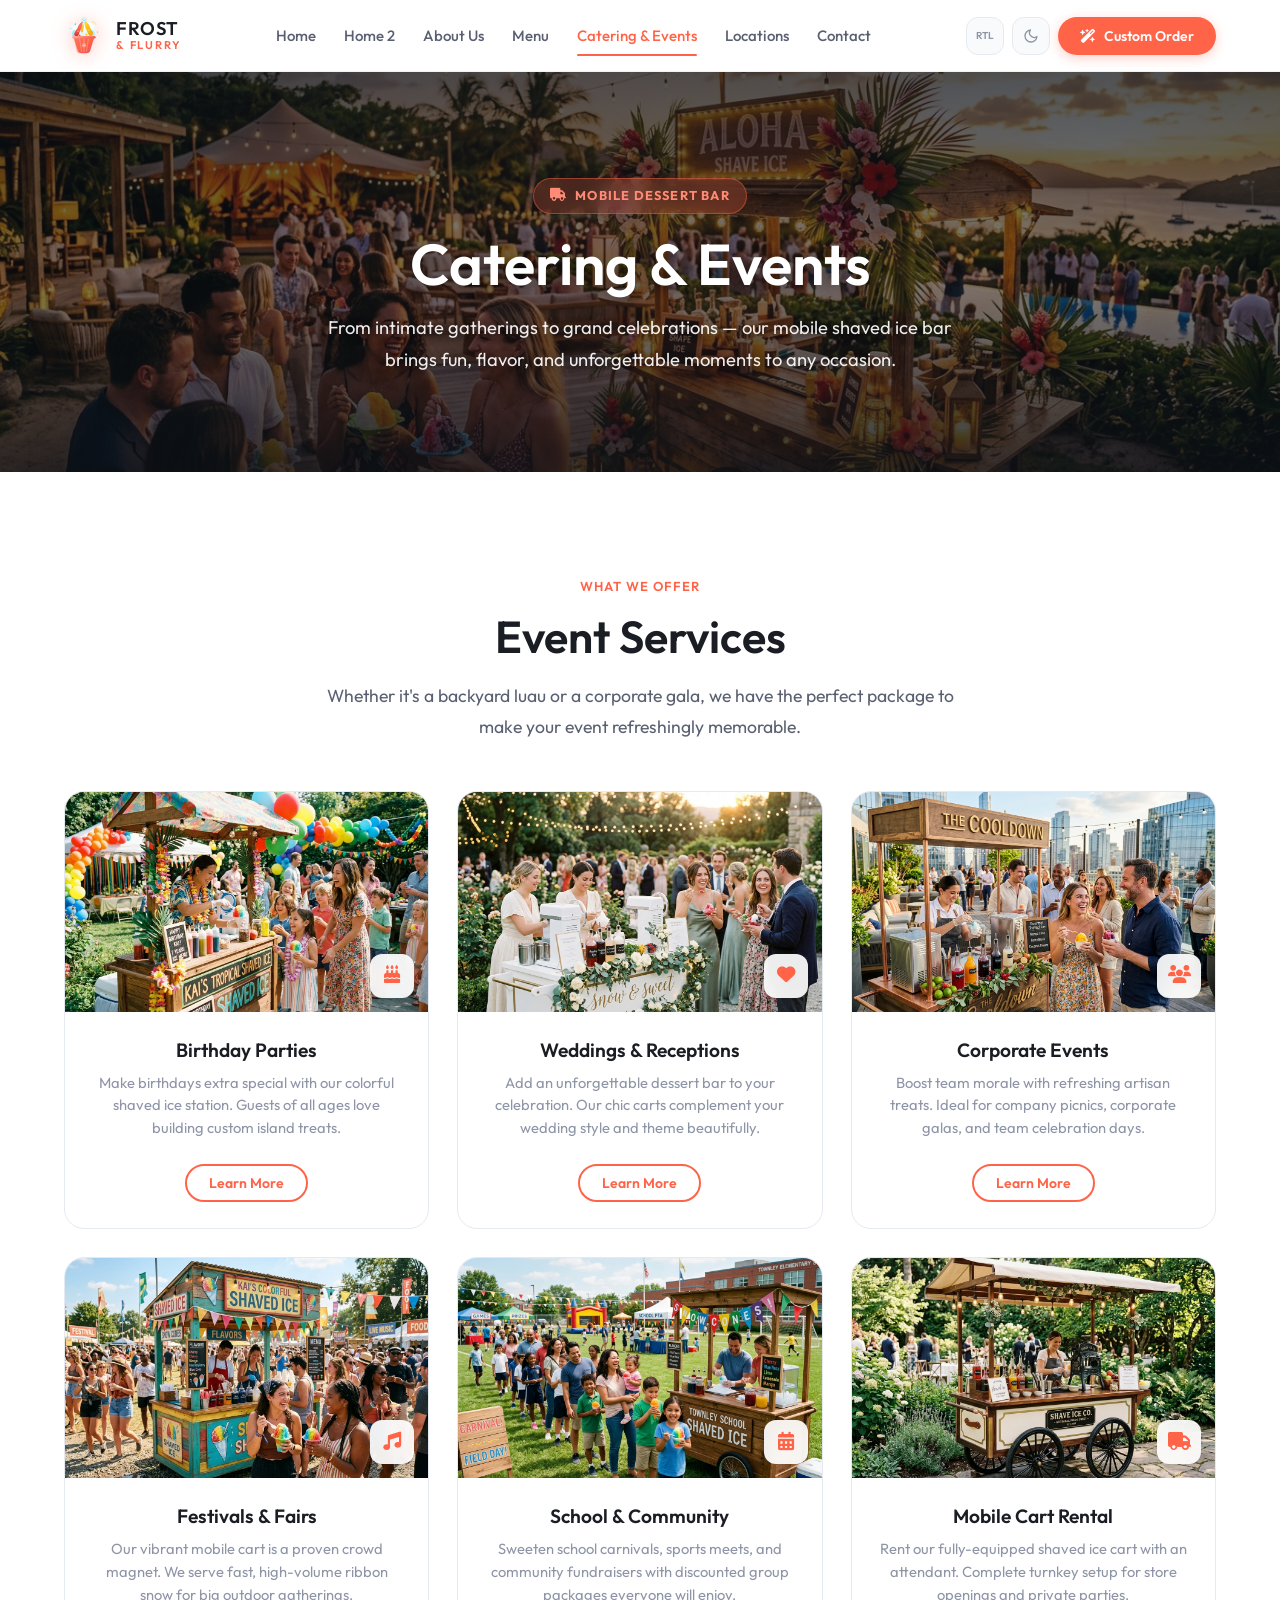
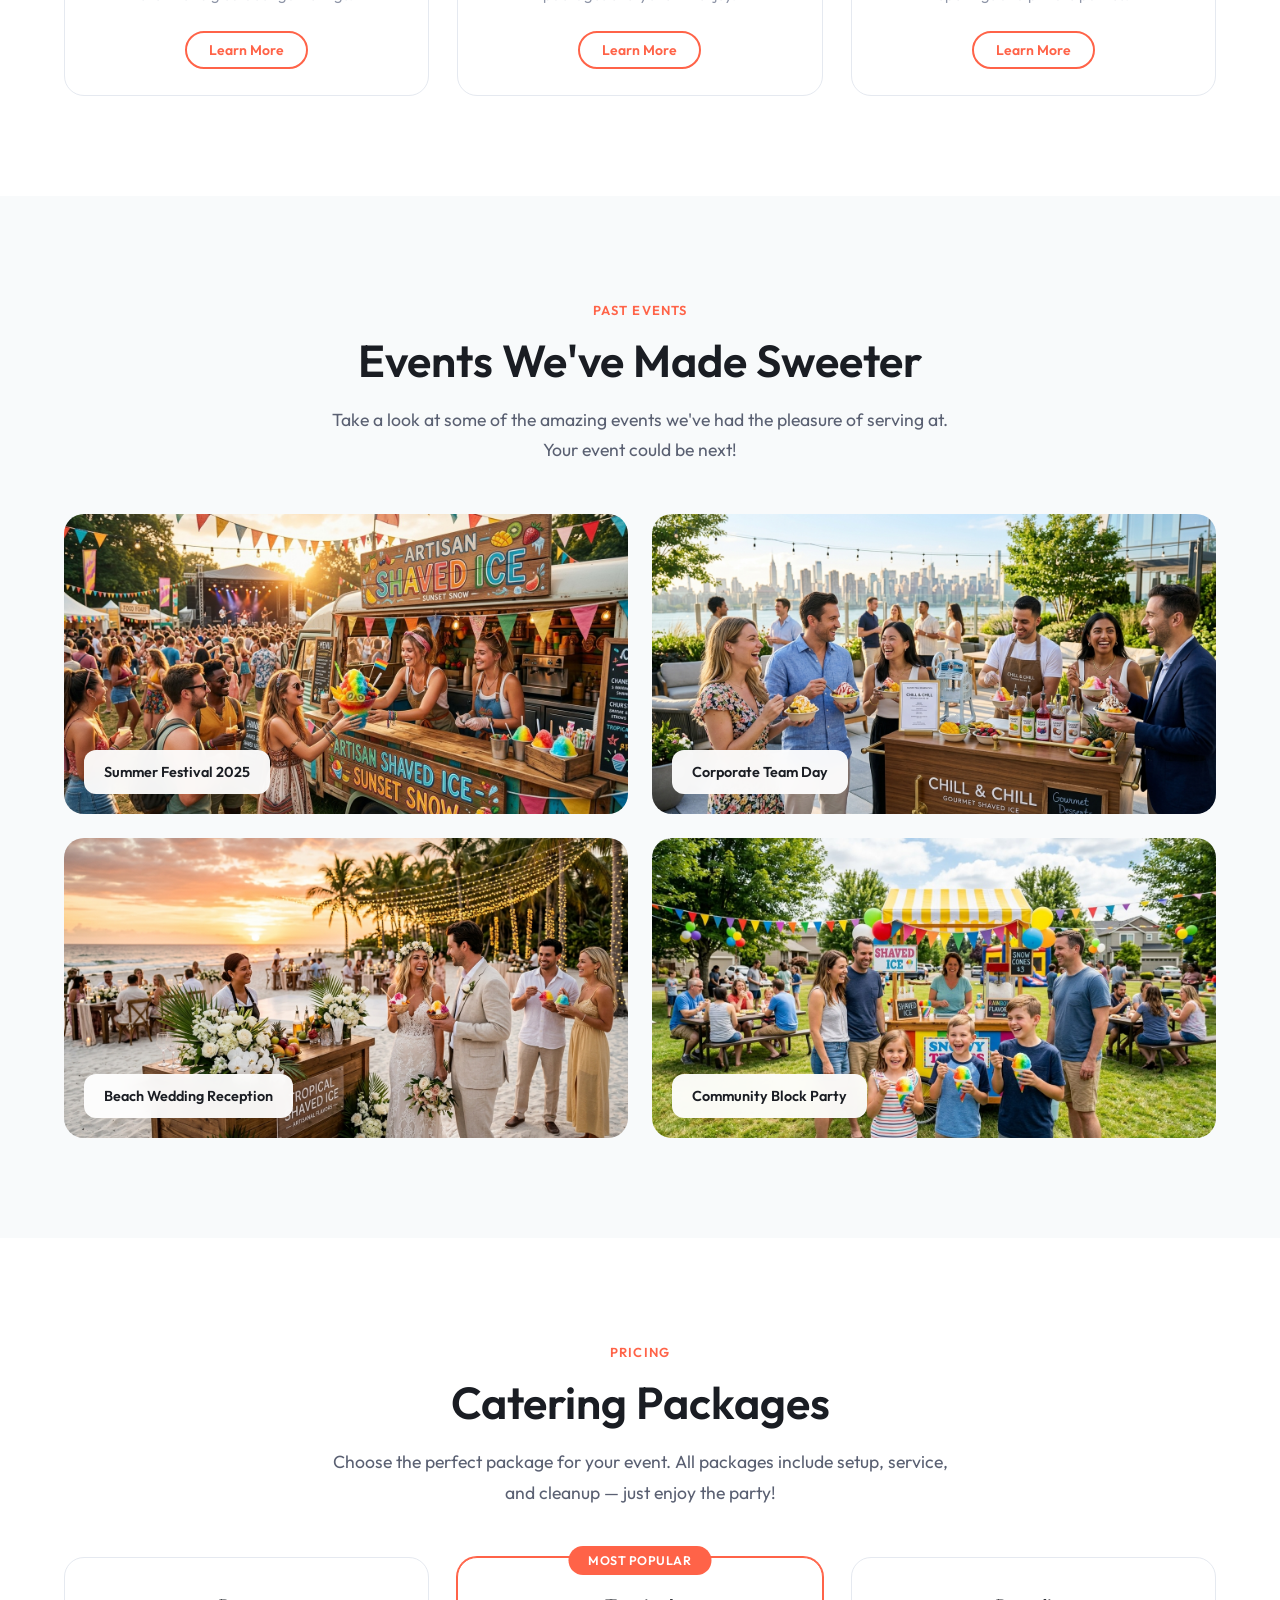
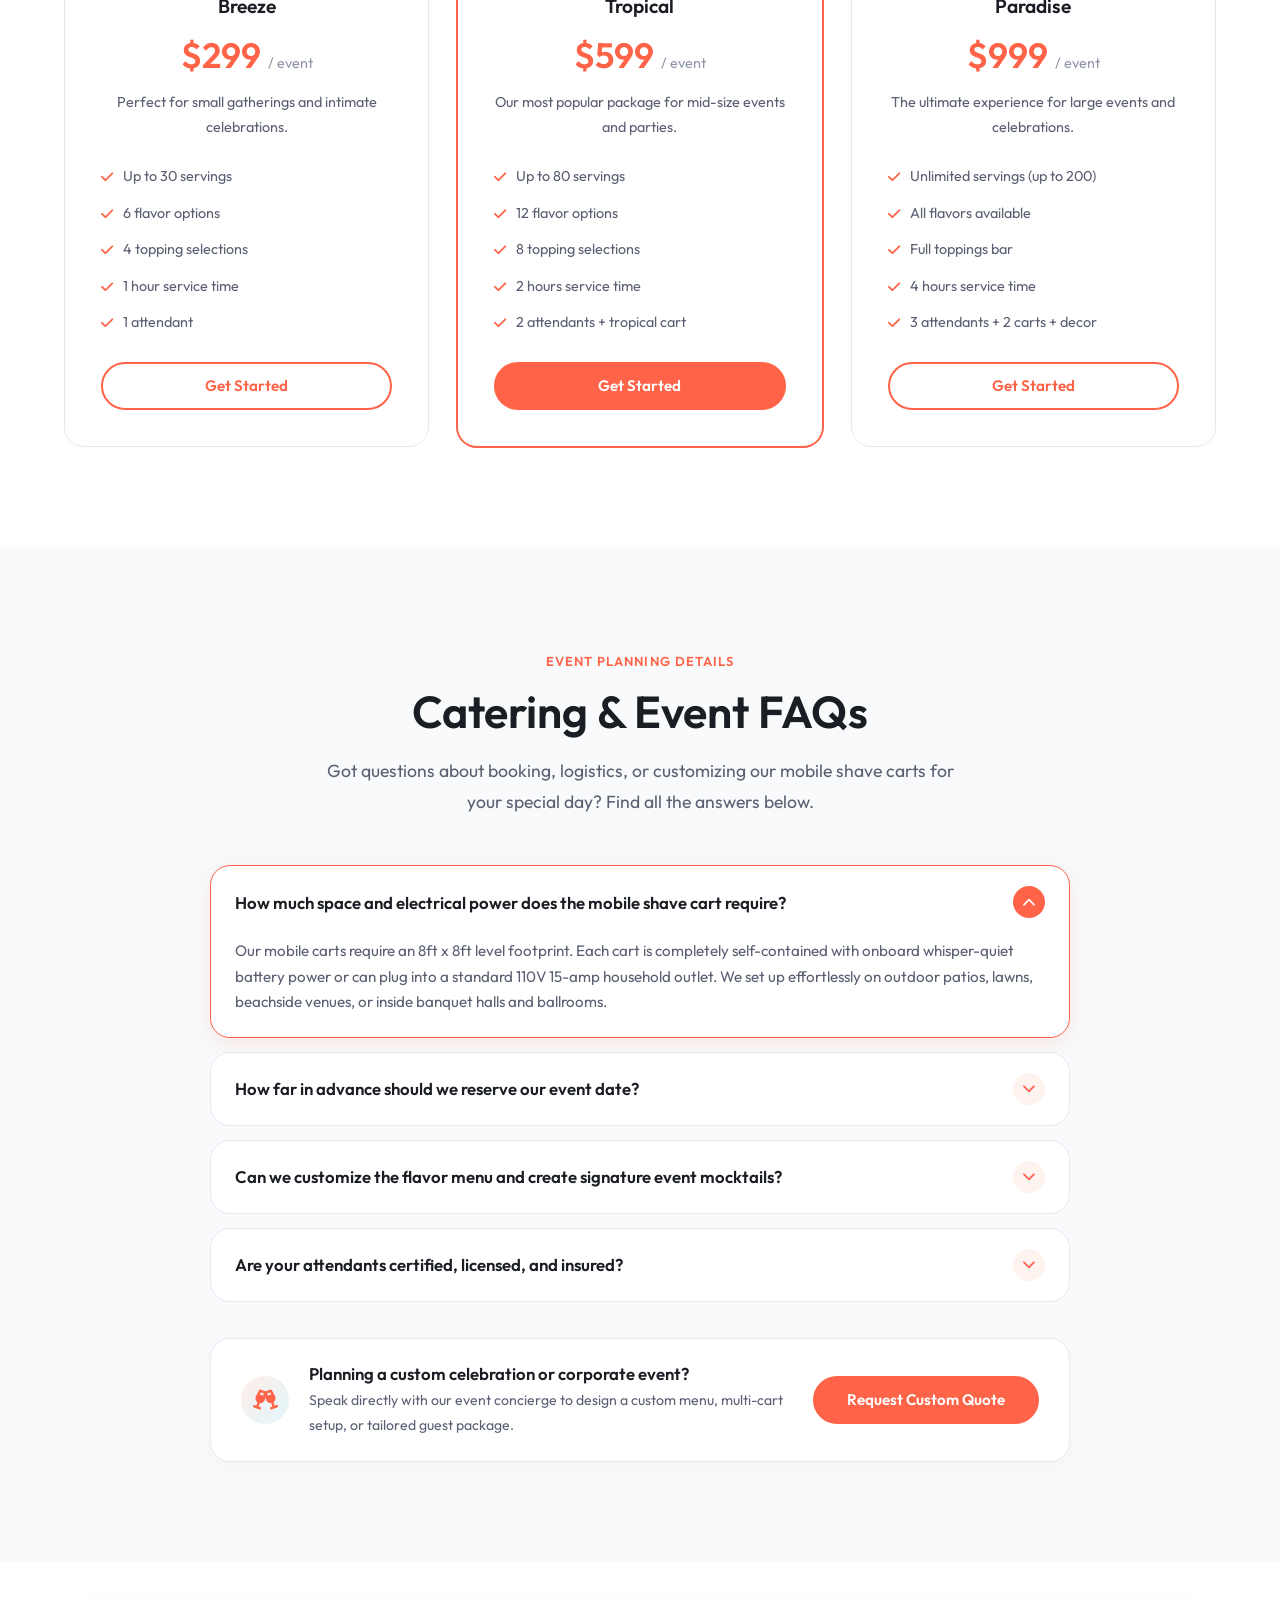
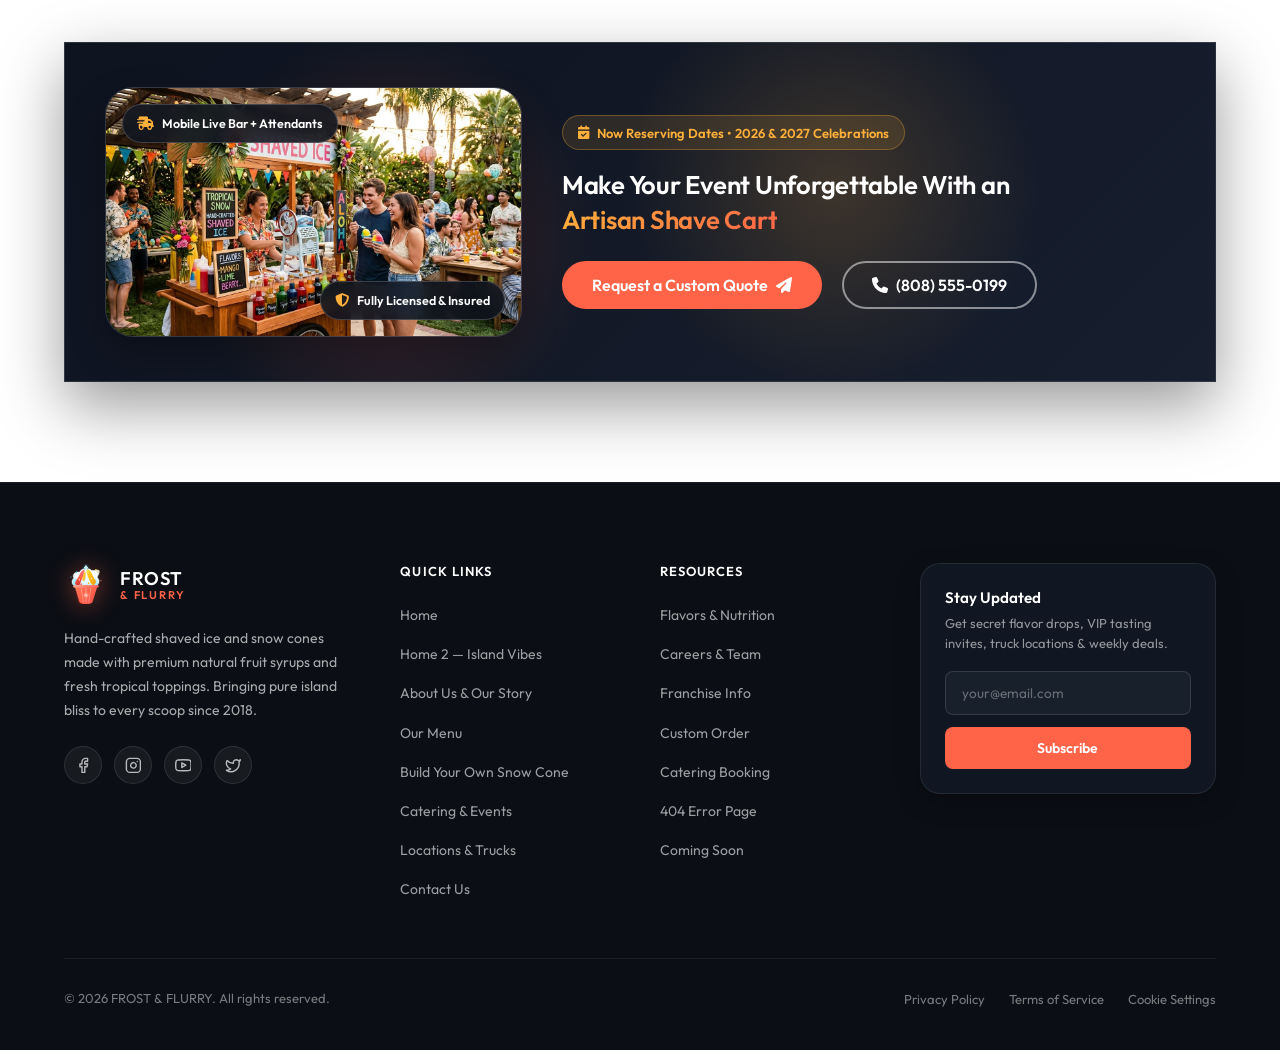
<file: catering.html>
<!DOCTYPE html>
<html lang="en">
<head>
    <meta charset="UTF-8">
    <meta name="viewport" content="width=device-width, initial-scale=1.0">
    <meta name="description" content="Book Frost & Flurry for your next event — weddings, corporate events, birthday parties, and more. Professional shaved ice catering with tropical flair.">
    <title>Catering & Events — Frost & Flurry</title>
    <link rel="icon" href="favicon.svg" type="image/svg+xml">
    <link rel="stylesheet" href="style.css">
    <link rel="stylesheet" href="https://cdnjs.cloudflare.com/ajax/libs/font-awesome/6.5.0/css/all.min.css">
    <script src="components.js" defer></script>
</head>
<body>
    <!-- Navbar -->
    <div id="navbar-placeholder"></div>

    <!-- Catering Hero -->
    <section class="catering-hero" id="catering-hero">
        <div class="hero-banner-bg">
            <img src="assets/images/banner-catering.jpg" alt="Frost & Flurry Catering & Private Events" loading="eager">
        </div>
        <div class="container hero-banner-content fade-up">
            <span class="hero-banner-badge"><i class="fas fa-truck" aria-hidden="true"></i> Mobile Dessert Bar</span>
            <h1>Catering & Events</h1>
            <p>From intimate gatherings to grand celebrations — our mobile shaved ice bar brings fun, flavor, and unforgettable moments to any occasion.</p>
        </div>
    </section>

    <!-- Services -->
    <section class="catering-services" id="catering-services">
        <div class="container">
            <div class="text-center fade-up">
                <span class="section-label">What We Offer</span>
                <h2 class="section-title">Event Services</h2>
                <p class="section-subtitle">Whether it's a backyard luau or a corporate gala, we have the perfect package to make your event refreshingly memorable.</p>
            </div>
            <div class="services-grid stagger">
                <div class="service-card fade-up">
                    <div class="service-card-img">
                        <img src="assets/images/service-birthday-parties.jpg" alt="Birthday Party Shaved Ice Station" loading="lazy">
                        <div class="service-icon-badge">
                            <i class="fa-solid fa-cake-candles"></i>
                        </div>
                    </div>
                    <div class="service-card-body">
                        <h3>Birthday Parties</h3>
                        <p>Make birthdays extra special with our colorful shaved ice station. Guests of all ages love building custom island treats.</p>
                        <a href="contact.html" class="btn btn-secondary btn-sm">Learn More</a>
                    </div>
                </div>
                <div class="service-card fade-up">
                    <div class="service-card-img">
                        <img src="assets/images/service-weddings.jpg" alt="Wedding Reception Dessert Bar" loading="lazy">
                        <div class="service-icon-badge">
                            <i class="fa-solid fa-heart"></i>
                        </div>
                    </div>
                    <div class="service-card-body">
                        <h3>Weddings & Receptions</h3>
                        <p>Add an unforgettable dessert bar to your celebration. Our chic carts complement your wedding style and theme beautifully.</p>
                        <a href="contact.html" class="btn btn-secondary btn-sm">Learn More</a>
                    </div>
                </div>
                <div class="service-card fade-up">
                    <div class="service-card-img">
                        <img src="assets/images/service-corporate-events.jpg" alt="Corporate Event Shaved Ice Bar" loading="lazy">
                        <div class="service-icon-badge">
                            <i class="fa-solid fa-users"></i>
                        </div>
                    </div>
                    <div class="service-card-body">
                        <h3>Corporate Events</h3>
                        <p>Boost team morale with refreshing artisan treats. Ideal for company picnics, corporate galas, and team celebration days.</p>
                        <a href="contact.html" class="btn btn-secondary btn-sm">Learn More</a>
                    </div>
                </div>
                <div class="service-card fade-up">
                    <div class="service-card-img">
                        <img src="assets/images/service-festivals-fairs.jpg" alt="Festivals & Fairs Mobile Shaved Ice Cart" loading="lazy">
                        <div class="service-icon-badge">
                            <i class="fa-solid fa-music"></i>
                        </div>
                    </div>
                    <div class="service-card-body">
                        <h3>Festivals & Fairs</h3>
                        <p>Our vibrant mobile cart is a proven crowd magnet. We serve fast, high-volume ribbon snow for big outdoor gatherings.</p>
                        <a href="contact.html" class="btn btn-secondary btn-sm">Learn More</a>
                    </div>
                </div>
                <div class="service-card fade-up">
                    <div class="service-card-img">
                        <img src="assets/images/service-school-community.jpg" alt="School and Community Field Day Dessert Cart" loading="lazy">
                        <div class="service-icon-badge">
                            <i class="fa-solid fa-calendar-days"></i>
                        </div>
                    </div>
                    <div class="service-card-body">
                        <h3>School & Community</h3>
                        <p>Sweeten school carnivals, sports meets, and community fundraisers with discounted group packages everyone will enjoy.</p>
                        <a href="contact.html" class="btn btn-secondary btn-sm">Learn More</a>
                    </div>
                </div>
                <div class="service-card fade-up">
                    <div class="service-card-img">
                        <img src="assets/images/service-mobile-cart-rental.jpg" alt="Mobile Shaved Ice Cart Rental" loading="lazy">
                        <div class="service-icon-badge">
                            <i class="fa-solid fa-truck"></i>
                        </div>
                    </div>
                    <div class="service-card-body">
                        <h3>Mobile Cart Rental</h3>
                        <p>Rent our fully-equipped shaved ice cart with an attendant. Complete turnkey setup for store openings and private parties.</p>
                        <a href="contact.html" class="btn btn-secondary btn-sm">Learn More</a>
                    </div>
                </div>
            </div>
        </div>
    </section>

    <!-- Event Gallery -->
    <section class="event-gallery" id="event-gallery">
        <div class="container">
            <div class="text-center fade-up">
                <span class="section-label">Past Events</span>
                <h2 class="section-title">Events We've Made Sweeter</h2>
                <p class="section-subtitle">Take a look at some of the amazing events we've had the pleasure of serving at. Your event could be next!</p>
            </div>
            <div class="event-gallery-grid stagger">
                <div class="event-gallery-item fade-up">
                    <img src="assets/images/event-summer-festival.jpg" alt="Summer Festival 2025 Shaved Ice Catering">
                    <span class="event-gallery-label">Summer Festival 2025</span>
                </div>
                <div class="event-gallery-item fade-up">
                    <img src="assets/images/event-corporate-party.jpg" alt="Corporate Team Day Dessert Bar">
                    <span class="event-gallery-label">Corporate Team Day</span>
                </div>
                <div class="event-gallery-item fade-up">
                    <img src="assets/images/event-beach-wedding.jpg" alt="Beach Wedding Reception Shaved Ice Bar">
                    <span class="event-gallery-label">Beach Wedding Reception</span>
                </div>
                <div class="event-gallery-item fade-up">
                    <img src="assets/images/event-block-party.jpg" alt="Community Block Party Snow Cone Cart">
                    <span class="event-gallery-label">Community Block Party</span>
                </div>
            </div>
        </div>
    </section>

    <!-- Packages -->
    <section class="packages-section" id="packages">
        <div class="container">
            <div class="text-center fade-up">
                <span class="section-label">Pricing</span>
                <h2 class="section-title">Catering Packages</h2>
                <p class="section-subtitle">Choose the perfect package for your event. All packages include setup, service, and cleanup — just enjoy the party!</p>
            </div>
            <div class="packages-grid stagger">
                <div class="package-card fade-up">
                    <h3 class="package-name">Breeze</h3>
                    <div class="package-price">$299 <span>/ event</span></div>
                    <p class="package-desc">Perfect for small gatherings and intimate celebrations.</p>
                    <div class="package-features">
                        <div class="package-feature"><i class="fa-solid fa-check"></i> Up to 30 servings</div>
                        <div class="package-feature"><i class="fa-solid fa-check"></i> 6 flavor options</div>
                        <div class="package-feature"><i class="fa-solid fa-check"></i> 4 topping selections</div>
                        <div class="package-feature"><i class="fa-solid fa-check"></i> 1 hour service time</div>
                        <div class="package-feature"><i class="fa-solid fa-check"></i> 1 attendant</div>
                    </div>
                    <a href="contact.html" class="btn btn-secondary btn-full">Get Started</a>
                </div>
                <div class="package-card popular fade-up">
                    <h3 class="package-name">Tropical</h3>
                    <div class="package-price">$599 <span>/ event</span></div>
                    <p class="package-desc">Our most popular package for mid-size events and parties.</p>
                    <div class="package-features">
                        <div class="package-feature"><i class="fa-solid fa-check"></i> Up to 80 servings</div>
                        <div class="package-feature"><i class="fa-solid fa-check"></i> 12 flavor options</div>
                        <div class="package-feature"><i class="fa-solid fa-check"></i> 8 topping selections</div>
                        <div class="package-feature"><i class="fa-solid fa-check"></i> 2 hours service time</div>
                        <div class="package-feature"><i class="fa-solid fa-check"></i> 2 attendants + tropical cart</div>
                    </div>
                    <a href="contact.html" class="btn btn-primary btn-full">Get Started</a>
                </div>
                <div class="package-card fade-up">
                    <h3 class="package-name">Paradise</h3>
                    <div class="package-price">$999 <span>/ event</span></div>
                    <p class="package-desc">The ultimate experience for large events and celebrations.</p>
                    <div class="package-features">
                        <div class="package-feature"><i class="fa-solid fa-check"></i> Unlimited servings (up to 200)</div>
                        <div class="package-feature"><i class="fa-solid fa-check"></i> All flavors available</div>
                        <div class="package-feature"><i class="fa-solid fa-check"></i> Full toppings bar</div>
                        <div class="package-feature"><i class="fa-solid fa-check"></i> 4 hours service time</div>
                        <div class="package-feature"><i class="fa-solid fa-check"></i> 3 attendants + 2 carts + decor</div>
                    </div>
                    <a href="contact.html" class="btn btn-secondary btn-full">Get Started</a>
                </div>
            </div>
        </div>
    </section>

    <!-- Catering FAQ Section -->
    <section class="faq-section" id="catering-faq">
        <div class="container">
            <div class="text-center fade-up">
                <span class="section-label">Event Planning Details</span>
                <h2 class="section-title">Catering & Event FAQs</h2>
                <p class="section-subtitle">Got questions about booking, logistics, or customizing our mobile shave carts for your special day? Find all the answers below.</p>
            </div>

            <div class="faq-wrapper fade-up">
                <div class="faq-accordion" id="catering-faq-accordion">
                    <!-- FAQ 1 -->
                    <div class="faq-item active">
                        <button class="faq-question" type="button" aria-expanded="true" aria-controls="faq-cat-1">
                            <span class="faq-q-title">How much space and electrical power does the mobile shave cart require?</span>
                            <span class="faq-icon" aria-hidden="true"><i class="fa-solid fa-chevron-down"></i></span>
                        </button>
                        <div class="faq-answer-panel" id="faq-cat-1" role="region">
                            <div class="faq-answer-content">
                                <p>Our mobile carts require an 8ft x 8ft level footprint. Each cart is completely self-contained with onboard whisper-quiet battery power or can plug into a standard 110V 15-amp household outlet. We set up effortlessly on outdoor patios, lawns, beachside venues, or inside banquet halls and ballrooms.</p>
                            </div>
                        </div>
                    </div>

                    <!-- FAQ 2 -->
                    <div class="faq-item">
                        <button class="faq-question" type="button" aria-expanded="false" aria-controls="faq-cat-2">
                            <span class="faq-q-title">How far in advance should we reserve our event date?</span>
                            <span class="faq-icon" aria-hidden="true"><i class="fa-solid fa-chevron-down"></i></span>
                        </button>
                        <div class="faq-answer-panel" id="faq-cat-2" role="region">
                            <div class="faq-answer-content">
                                <p>We recommend booking 3 to 6 weeks in advance, especially for weekend dates and peak spring/summer months. For large corporate galas or weddings, booking 2–3 months ahead guarantees your preferred time slot and custom cart branding. We also do our best to accommodate short-notice requests subject to cart availability.</p>
                            </div>
                        </div>
                    </div>

                    <!-- FAQ 3 -->
                    <div class="faq-item">
                        <button class="faq-question" type="button" aria-expanded="false" aria-controls="faq-cat-3">
                            <span class="faq-q-title">Can we customize the flavor menu and create signature event mocktails?</span>
                            <span class="faq-icon" aria-hidden="true"><i class="fa-solid fa-chevron-down"></i></span>
                        </button>
                        <div class="faq-answer-panel" id="faq-cat-3" role="region">
                            <div class="faq-answer-content">
                                <p>Yes! Every catering package includes a personalized wooden menu board featuring your name, wedding monogram, or company branding. You can select your favorite syrups from our artisan collection, or have our chefs formulate a bespoke signature flavor or tropical mocktail pairing for your celebration.</p>
                            </div>
                        </div>
                    </div>

                    <!-- FAQ 4 -->
                    <div class="faq-item">
                        <button class="faq-question" type="button" aria-expanded="false" aria-controls="faq-cat-4">
                            <span class="faq-q-title">Are your attendants certified, licensed, and insured?</span>
                            <span class="faq-icon" aria-hidden="true"><i class="fa-solid fa-chevron-down"></i></span>
                        </button>
                        <div class="faq-answer-panel" id="faq-cat-4" role="region">
                            <div class="faq-answer-content">
                                <p>Yes, 100%. Frost & Flurry carries comprehensive general liability insurance ($2,000,000 coverage), and all our shave artists hold current certified food safety and handler credentials. We are happy to provide COI (Certificate of Insurance) documents directly to your venue coordinator upon request.</p>
                            </div>
                        </div>
                    </div>
                </div>

                <!-- Assistance Card -->
                <div class="faq-footer-card fade-up">
                    <div class="faq-footer-icon">
                        <i class="fa-solid fa-champagne-glasses"></i>
                    </div>
                    <div class="faq-footer-text">
                        <h4>Planning a custom celebration or corporate event?</h4>
                        <p>Speak directly with our event concierge to design a custom menu, multi-cart setup, or tailored guest package.</p>
                    </div>
                    <div class="faq-footer-action">
                        <a href="contact.html" class="btn btn-primary">Request Custom Quote</a>
                    </div>
                </div>
            </div>
        </div>
    </section>

    <!-- ====== CTA: VIP EVENT CONCIERGE & MOBILE SHAVE CART ====== -->
    <section class="cta-catering-event-section" id="catering-cta">
        <div class="container">
            <div class="cta-event-card fade-up">
                <!-- Ambient Glow Elements -->
                <div class="cta-glow-orb cta-event-glow cta-event-glow-gold"></div>
                <div class="cta-glow-orb cta-event-glow cta-event-glow-coral"></div>

                <div class="cta-event-grid">
                    <!-- Left: Event Visual Display -->
                    <div class="cta-event-visual">
                        <div class="cta-event-frame">
                            <img src="assets/images/catering-event.jpg" alt="Frost and Flurry Live Event Shave Station" class="cta-event-img" loading="lazy">
                            <div class="cta-event-tag top-tag">
                                <i class="fa-solid fa-truck-fast"></i>
                                <span>Mobile Live Bar + Attendants</span>
                            </div>
                            <div class="cta-event-tag bottom-tag">
                                <i class="fa-solid fa-shield-halved"></i>
                                <span>Fully Licensed & Insured</span>
                            </div>
                        </div>
                    </div>

                    <!-- Right: Celebration Event Pass Content -->
                    <div class="cta-event-content">
                        <div class="cta-event-pill">
                            <i class="fa-solid fa-calendar-check"></i>
                            <span>Now Reserving Dates • 2026 & 2027 Celebrations</span>
                        </div>
                        <h2 class="cta-event-title">Make Your Event Unforgettable With an <span class="cta-event-highlight">Artisan Shave Cart</span></h2>

                        <!-- CTA Actions -->
                        <div class="cta-event-actions">
                            <a href="contact.html" class="btn btn-primary btn-lg">
                                <span>Request a Custom Quote</span>
                                <i class="fa-solid fa-paper-plane"></i>
                            </a>
                            <a href="tel:8085550199" class="btn btn-outline-white btn-lg">
                                <i class="fa-solid fa-phone"></i>
                                <span>(808) 555-0199</span>
                            </a>
                        </div>
                    </div>
                </div>
            </div>
        </div>
    </section>

    <!-- Footer -->
    <div id="footer-placeholder"></div>
</body>
</html>
</file>
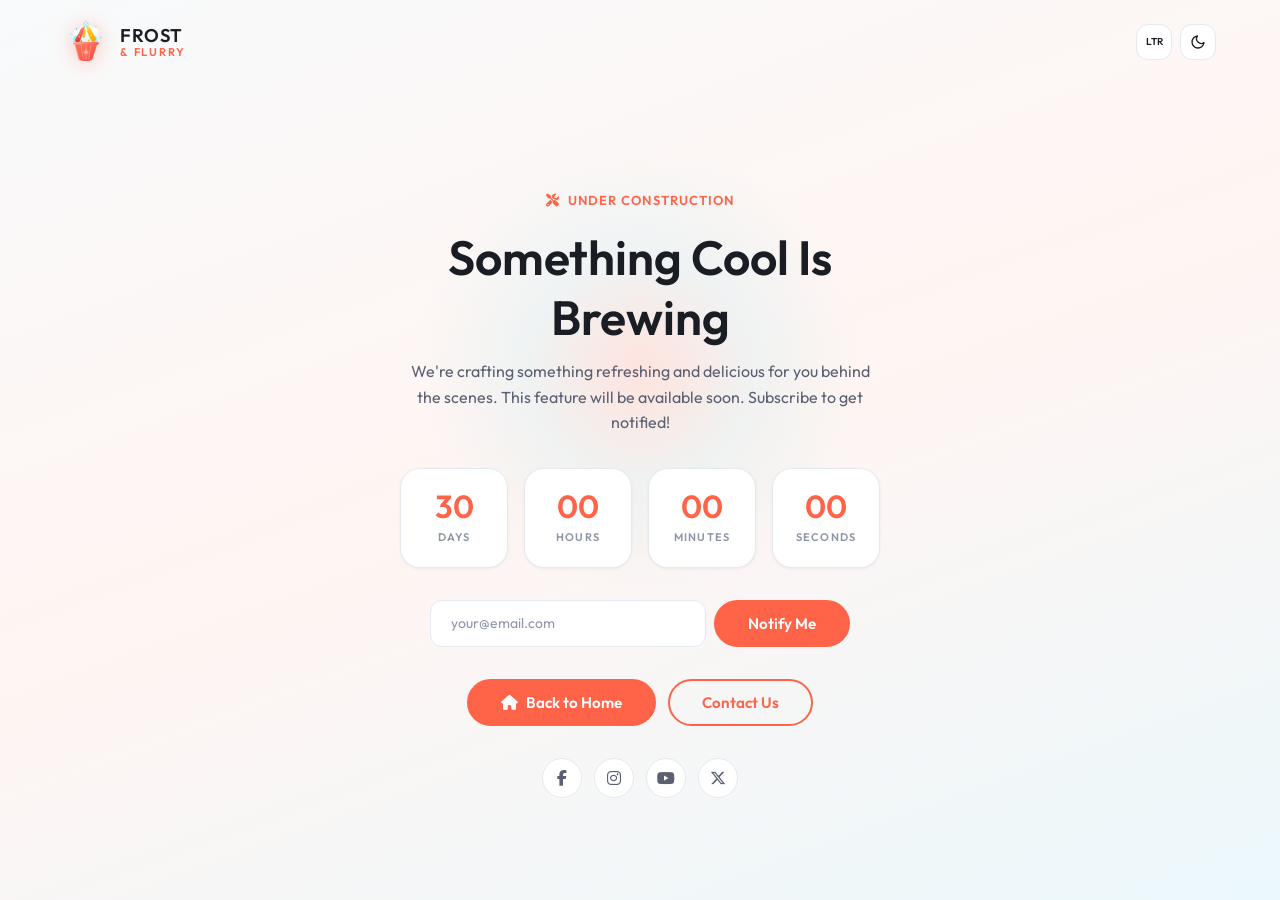
<file: coming-soon.html>
<!DOCTYPE html>
<html lang="en" id="root-html">
<head>
    <meta charset="UTF-8">
    <meta name="viewport" content="width=device-width, initial-scale=1.0">
    <meta name="description" content="Something exciting is coming soon to Frost & Flurry! Stay tuned for fresh flavors, seasonal features, and frozen innovations.">
    <title>Coming Soon | Frost & Flurry — Shaved Ice & Snow Cone Shop</title>
    <link rel="icon" type="image/svg+xml" href="favicon.svg">
    <link rel="stylesheet" href="style.css">
    <link rel="stylesheet" href="https://cdnjs.cloudflare.com/ajax/libs/font-awesome/6.5.0/css/all.min.css">
</head>
<body class="fullscreen-page">

<!-- Top Bar -->
<div class="fullscreen-topbar">
    <a href="index.html" class="nav-logo" aria-label="Frost & Flurry Home">
        <svg width="44" height="44" style="filter:drop-shadow(0 2px 10px rgba(255, 99, 72, 0.35));flex-shrink:0;" xmlns="http://www.w3.org/2000/svg" viewBox="0 0 100 100" fill="none">
  <defs>
    <!-- Cup Gradient: Tropical Sunset Coral -->
    <linearGradient id="ffLogo-cup" x1="0%" y1="0%" x2="100%" y2="100%">
      <stop offset="0%" stop-color="#FF765E"/>
      <stop offset="50%" stop-color="#FF6348"/>
      <stop offset="100%" stop-color="#EE5253"/>
    </linearGradient>

    <!-- Cup Rim Highlight -->
    <linearGradient id="ffLogo-rim" x1="0%" y1="0%" x2="100%" y2="0%">
      <stop offset="0%" stop-color="#FFA08E"/>
      <stop offset="50%" stop-color="#FF765E"/>
      <stop offset="100%" stop-color="#EE5253"/>
    </linearGradient>

    <!-- Snow Mountain Base: Crisp Sub-Zero Gradient -->
    <linearGradient id="ffLogo-snow" x1="0%" y1="0%" x2="0%" y2="100%">
      <stop offset="0%" stop-color="#FFFFFF"/>
      <stop offset="50%" stop-color="#F2FDFF"/>
      <stop offset="85%" stop-color="#DCF8FC"/>
      <stop offset="100%" stop-color="#B2EBF2"/>
    </linearGradient>

    <!-- Mango Passion Syrup Gradient -->
    <linearGradient id="ffLogo-mango" x1="0%" y1="0%" x2="100%" y2="100%">
      <stop offset="0%" stop-color="#FFF066"/>
      <stop offset="35%" stop-color="#FFC312"/>
      <stop offset="100%" stop-color="#F39C12"/>
    </linearGradient>

    <!-- Strawberry Guava Syrup Gradient -->
    <linearGradient id="ffLogo-berry" x1="0%" y1="0%" x2="0%" y2="100%">
      <stop offset="0%" stop-color="#FF758C"/>
      <stop offset="50%" stop-color="#FF6348"/>
      <stop offset="100%" stop-color="#D63031"/>
    </linearGradient>

    <!-- Arctic Cyan Shadow -->
    <linearGradient id="ffLogo-cyan" x1="0%" y1="0%" x2="100%" y2="100%">
      <stop offset="0%" stop-color="#48DBFB"/>
      <stop offset="100%" stop-color="#0ABDE3"/>
    </linearGradient>

    <!-- Spoon Gradient -->
    <linearGradient id="ffLogo-spoon" x1="0%" y1="0%" x2="100%" y2="100%">
      <stop offset="0%" stop-color="#FFEAA7"/>
      <stop offset="100%" stop-color="#DFE6E9"/>
    </linearGradient>
  </defs>

  <!-- Bamboo Tasting Spoon (Angled Behind Snow) -->
  <g opacity="0.92">
    <path d="M68 18 C73 13, 80 15, 81 19 C82 23, 77 28, 72 31 L55 63 C53 66, 50 67, 48 65 C46 63, 47 60, 49 57 Z" fill="url(#ffLogo-spoon)"/>
    <ellipse cx="74" cy="23" rx="5" ry="7" transform="rotate(-36 74 23)" fill="#FFF9E6" opacity="0.75"/>
  </g>

  <!-- Main Shaved Ice Cloud Dome (Kakigori Mountain) -->
  <g>
    <!-- Base White Cloud Silhouette -->
    <path d="M26 53 C18 51, 15 41, 22 34 C18 26, 26 18, 35 21 C40 11, 56 9, 63 17 C71 15, 80 23, 76 33 C83 40, 80 50, 71 53 Z" fill="url(#ffLogo-snow)" stroke="#E0F7FA" stroke-width="0.75"/>

    <!-- Cyan Ambient Shadow Lobe on Left -->
    <path d="M26 53 C20 51, 17 43, 23 36 C27 33, 32 38, 32 45 C32 50, 29 52, 26 53 Z" fill="url(#ffLogo-cyan)" opacity="0.35"/>

    <!-- Cyan Ambient Shadow Lobe on Right -->
    <path d="M71 53 C77 51, 80 43, 74 36 C70 33, 65 38, 65 45 C65 50, 68 52, 71 53 Z" fill="url(#ffLogo-cyan)" opacity="0.25"/>

    <!-- Strawberry Sunset Drizzle (Left Cascading Wave) -->
    <path d="M48 14 C43 15, 37 20, 35 27 C33 33, 28 37, 26 43 C24 47, 28 51, 32 51 C35 51, 37 47, 38 43 C39 37, 44 33, 45 26 C45 20, 47 16, 48 14 Z" fill="url(#ffLogo-berry)"/>

    <!-- Mango Gold Drizzle (Right Cascading Wave) -->
    <path d="M51 13 C55 13, 61 18, 63 24 C65 31, 69 35, 72 40 C74 44, 71 49, 67 50 C63 50, 61 46, 59 42 C57 35, 53 31, 52 24 C51 19, 50 15, 51 13 Z" fill="url(#ffLogo-mango)"/>

    <!-- Sweet Cream Center Drizzle -->
    <path d="M47 18 C45 23, 44 28, 42 33 C40 38, 43 42, 46 41 C48 40, 48 35, 49 30 C50 25, 49 19, 47 18 Z" fill="url(#ffLogo-mango)" opacity="0.85"/>

    <!-- Syrup Drops & Sparkle Details -->
    <circle cx="39" cy="48" r="2.2" fill="url(#ffLogo-berry)"/>
    <circle cx="56" cy="46" r="2" fill="url(#ffLogo-mango)"/>
    <circle cx="35" cy="38" r="1.4" fill="#FFFFFF" opacity="0.85"/>
    <circle cx="62" cy="35" r="1.4" fill="#FFFFFF" opacity="0.85"/>
  </g>

  <!-- Artisan Dessert Cup (Foreground Base) -->
  <g>
    <!-- Cup Body -->
    <path d="M24 53 L35 88 C36 91, 40 93, 44 93 L56 93 C60 93, 64 91, 65 88 L76 53 Z" fill="url(#ffLogo-cup)"/>

    <!-- Cup Shadow Shading (Left Curvature) -->
    <path d="M24 53 L35 88 C36 91, 40 93, 44 93 L40 93 C36 93, 33 91, 32 88 L24 53 Z" fill="#D63031" opacity="0.32"/>

    <!-- Fluted Relief Stripes -->
    <path d="M39 57 L44 89" stroke="#FFFFFF" stroke-width="1.8" stroke-linecap="round" opacity="0.35"/>
    <path d="M50 57 L50 89" stroke="#FFFFFF" stroke-width="1.8" stroke-linecap="round" opacity="0.45"/>
    <path d="M61 57 L56 89" stroke="#FFFFFF" stroke-width="1.8" stroke-linecap="round" opacity="0.35"/>

    <!-- Cup Rim Collar -->
    <rect x="21" y="50" width="58" height="6" rx="3" fill="url(#ffLogo-rim)"/>
    <line x1="24" y1="52" x2="76" y2="52" stroke="#FFFFFF" stroke-width="1" stroke-linecap="round" opacity="0.5"/>

    <!-- Wave Emblem on Cup Center -->
    <circle cx="50" cy="73" r="6" fill="#FFFFFF" opacity="0.22"/>
    <path d="M46.5 74 Q50 69.5, 53.5 74" stroke="#FFFFFF" stroke-width="1.6" stroke-linecap="round" fill="none" opacity="0.95"/>
  </g>

  <!-- Pinnacle Frost Star & Snow Flurry Crystals -->
  <g>
    <!-- Main 4-Point Frost Star at Summit -->
    <path d="M50 3 Q50 9, 45 11 Q50 13, 50 19 Q50 13, 55 11 Q50 9, 50 3 Z" fill="#FFFFFF" filter="drop-shadow(0 0 2px #0ABDE3)"/>
    <circle cx="50" cy="11" r="1.3" fill="#0ABDE3"/>

    <!-- Secondary Sparkles -->
    <path d="M28 17 Q28 19.5, 26 20.5 Q28 21.5, 28 24 Q28 21.5, 30 20.5 Q28 19.5, 28 17 Z" fill="#0ABDE3" opacity="0.9"/>
    <circle cx="72" cy="15" r="1.4" fill="#FFC312"/>
    <circle cx="16" cy="32" r="1.2" fill="#48DBFB"/>
    <circle cx="84" cy="40" r="1.3" fill="#FF765E"/>
  </g>
</svg>
        <div class="nav-logo-text">
            <span class="brand-top">FROST</span>
            <span class="brand-bottom">& Flurry</span>
        </div>
    </a>
    <div style="display:flex;gap:0.5rem;">
        <button onclick="toggleDir()" class="auth-toggle-btn" title="Toggle Direction" aria-label="Toggle direction">
            <span class="dir-label" style="font-size:0.625rem;font-weight:600;">LTR</span>
        </button>
        <button onclick="toggleTheme()" class="auth-toggle-btn" title="Toggle Theme" aria-label="Toggle dark mode">
            <span class="theme-icon-wrap"><svg xmlns="http://www.w3.org/2000/svg" width="16" height="16" viewBox="0 0 24 24" fill="none" stroke="currentColor" stroke-width="2" stroke-linecap="round" stroke-linejoin="round"><path d="M21 12.79A9 9 0 1 1 11.21 3 7 7 0 0 0 21 12.79z"/></svg></span>
        </button>
    </div>
</div>

<!-- Content -->
<div class="fullscreen-content">
    <div style="position:relative;max-width:540px;width:100%;margin:0 auto;">
        <!-- Decorative glow -->
        <div style="position:absolute;top:30%;left:50%;transform:translate(-50%,-50%);width:min(450px, 90vw);height:min(450px, 90vw);background:radial-gradient(circle,rgba(255,99,72,0.12),rgba(10,189,227,0.06),transparent 70%);border-radius:50%;pointer-events:none;"></div>

        <div style="position:relative;z-index:2;">
            <div class="section-label" style="justify-content:center;margin-bottom:1rem;">
                <i class="fa-solid fa-screwdriver-wrench"></i>
                Under Construction
            </div>
            <h1 class="coming-title">Something Cool Is Brewing</h1>
            <p class="coming-desc">
                We're crafting something refreshing and delicious for you behind the scenes. This feature will be available soon. Subscribe to get notified!
            </p>

            <!-- Countdown -->
            <div class="countdown-grid" id="countdown">
                <div class="countdown-item">
                    <div class="countdown-value" id="cd-days">30</div>
                    <div class="countdown-label">Days</div>
                </div>
                <div class="countdown-item">
                    <div class="countdown-value" id="cd-hours">12</div>
                    <div class="countdown-label">Hours</div>
                </div>
                <div class="countdown-item">
                    <div class="countdown-value" id="cd-mins">45</div>
                    <div class="countdown-label">Minutes</div>
                </div>
                <div class="countdown-item">
                    <div class="countdown-value" id="cd-secs">30</div>
                    <div class="countdown-label">Seconds</div>
                </div>
            </div>

            <!-- Subscribe -->
            <form class="subscribe-form" onsubmit="event.preventDefault(); alert('Subscribed! We will notify you when this page launches.'); this.reset();">
                <input type="email" placeholder="your@email.com" required>
                <button type="submit" class="btn btn-primary">Notify Me</button>
            </form>

            <!-- Action buttons -->
            <div style="display:flex;gap:0.75rem;justify-content:center;flex-wrap:wrap;margin-bottom:2rem;">
                <a href="index.html" class="btn btn-primary"><i class="fa-solid fa-house"></i> Back to Home</a>
                <a href="contact.html" class="btn btn-secondary">Contact Us</a>
            </div>

            <!-- Social -->
            <div class="coming-socials">
                <a href="#" class="coming-social-link" aria-label="Facebook"><i class="fa-brands fa-facebook-f"></i></a>
                <a href="#" class="coming-social-link" aria-label="Instagram"><i class="fa-brands fa-instagram"></i></a>
                <a href="#" class="coming-social-link" aria-label="YouTube"><i class="fa-brands fa-youtube"></i></a>
                <a href="#" class="coming-social-link" aria-label="Twitter"><i class="fa-brands fa-x-twitter"></i></a>
            </div>
        </div>
    </div>
</div>

<script src="components.js"></script>
<script>
    document.addEventListener('DOMContentLoaded', function() {
        initAuthPage();

        // 30-day countdown timer
        const targetDate = new Date();
        targetDate.setDate(targetDate.getDate() + 30);

        function updateCountdown() {
            const now = new Date();
            const diff = targetDate - now;
            if (diff <= 0) return;

            const days = Math.floor(diff / (1000 * 60 * 60 * 24));
            const hours = Math.floor((diff % (1000 * 60 * 60 * 24)) / (1000 * 60 * 60));
            const mins = Math.floor((diff % (1000 * 60 * 60)) / (1000 * 60));
            const secs = Math.floor((diff % (1000 * 60)) / 1000);

            document.getElementById('cd-days').textContent = String(days).padStart(2, '0');
            document.getElementById('cd-hours').textContent = String(hours).padStart(2, '0');
            document.getElementById('cd-mins').textContent = String(mins).padStart(2, '0');
            document.getElementById('cd-secs').textContent = String(secs).padStart(2, '0');
        }

        updateCountdown();
        setInterval(updateCountdown, 1000);
    });
</script>
</body>
</html>
</file>
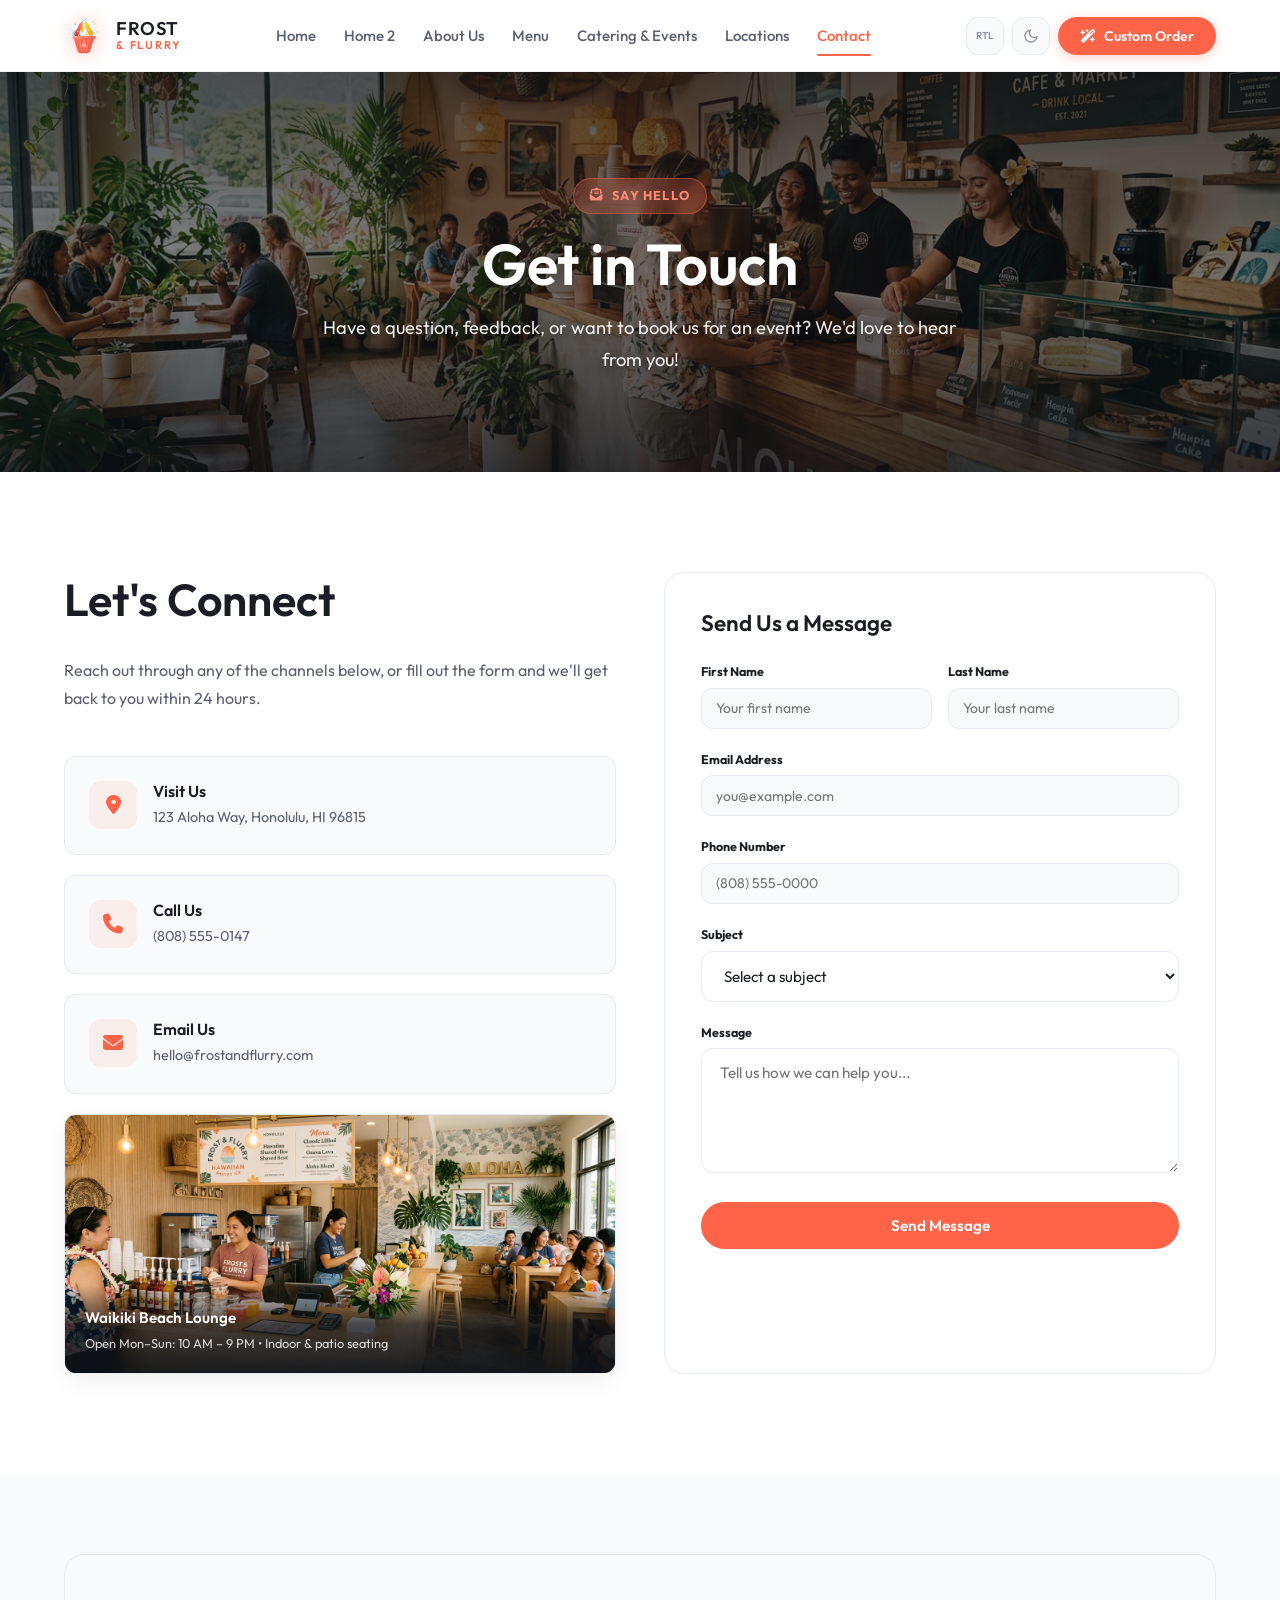
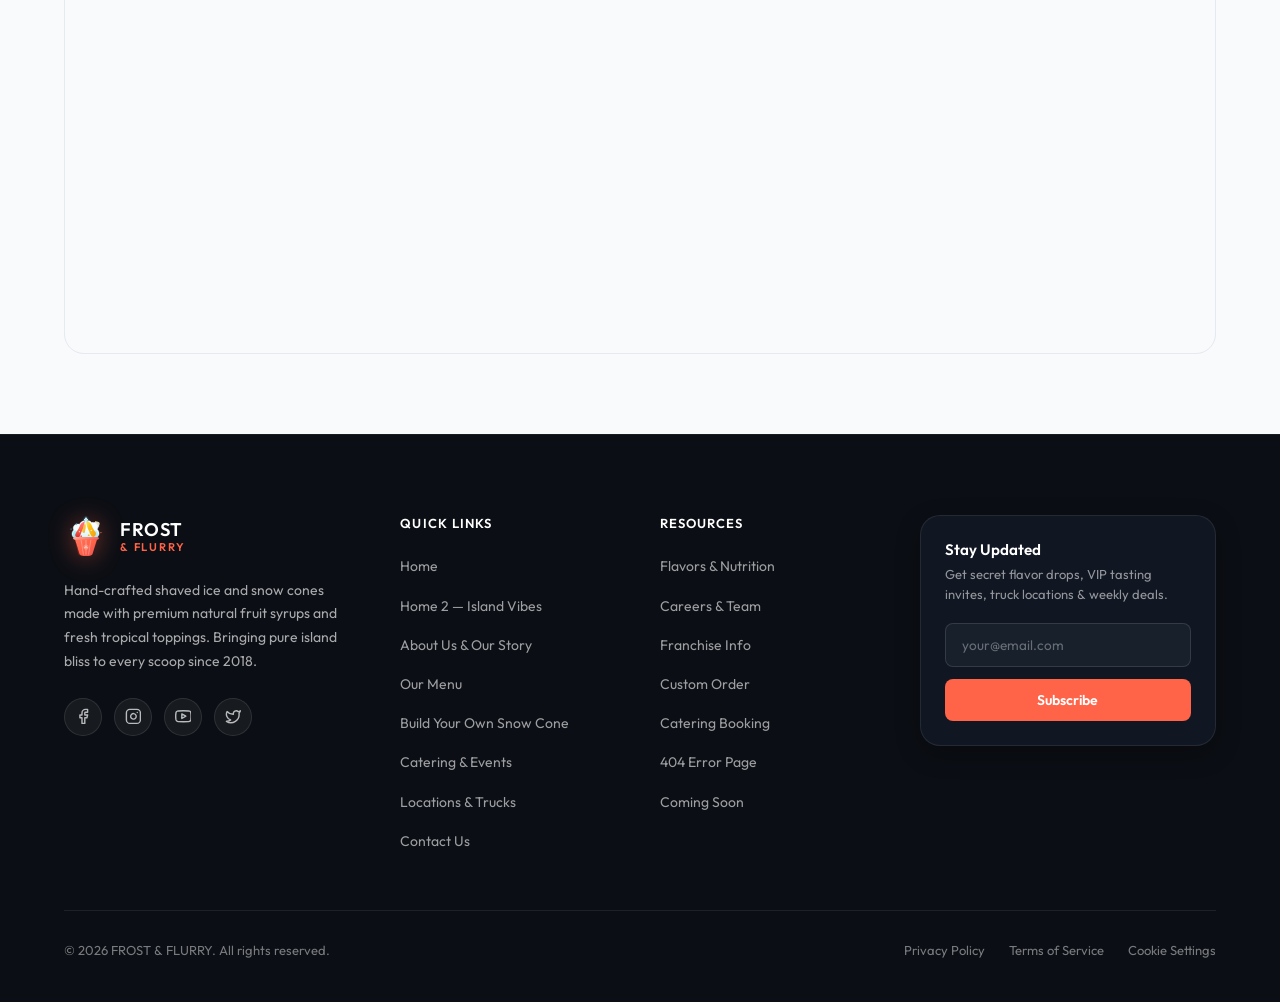
<file: contact.html>
<!DOCTYPE html>
<html lang="en">
<head>
    <meta charset="UTF-8">
    <meta name="viewport" content="width=device-width, initial-scale=1.0">
    <meta name="description" content="Get in touch with Frost & Flurry — inquiries, feedback, catering requests, and partnership opportunities. We'd love to hear from you!">
    <title>Contact — Frost & Flurry</title>
    <link rel="icon" href="favicon.svg" type="image/svg+xml">
    <link rel="stylesheet" href="style.css">
    <link rel="stylesheet" href="https://cdnjs.cloudflare.com/ajax/libs/font-awesome/6.5.0/css/all.min.css">
    <script src="components.js" defer></script>
</head>
<body>
    <!-- Navbar -->
    <div id="navbar-placeholder"></div>

    <!-- Contact Hero -->
    <section class="contact-hero" id="contact-hero">
        <div class="hero-banner-bg">
            <img src="assets/images/banner-contact.jpg" alt="Frost & Flurry Customer Service Counter" loading="eager">
        </div>
        <div class="container hero-banner-content fade-up">
            <span class="hero-banner-badge"><i class="fas fa-envelope-open-text" aria-hidden="true"></i> Say Hello</span>
            <h1>Get in Touch</h1>
            <p>Have a question, feedback, or want to book us for an event? We'd love to hear from you!</p>
        </div>
    </section>

    <!-- Contact Section -->
    <section class="contact-section" id="contact-form-section">
        <div class="container">
            <div class="contact-grid">
                <!-- Contact Info -->
                <div class="contact-info-cards fade-up">
                    <h2 style="margin-bottom:8px;">Let's Connect</h2>
                    <p style="margin-bottom:24px;font-weight:400;">Reach out through any of the channels below, or fill out the form and we'll get back to you within 24 hours.</p>

                    <div class="contact-info-card">
                        <div class="contact-info-icon">
                            <i class="fa-solid fa-location-dot"></i>
                        </div>
                        <div>
                            <h4>Visit Us</h4>
                            <p>123 Aloha Way, Honolulu, HI 96815</p>
                        </div>
                    </div>
                    <div class="contact-info-card">
                        <div class="contact-info-icon">
                            <i class="fa-solid fa-phone"></i>
                        </div>
                        <div>
                            <h4>Call Us</h4>
                            <p>(808) 555-0147</p>
                        </div>
                    </div>
                    <div class="contact-info-card">
                        <div class="contact-info-icon">
                            <i class="fa-solid fa-envelope"></i>
                        </div>
                        <div>
                            <h4>Email Us</h4>
                            <p>hello@frostandflurry.com</p>
                        </div>
                    </div>
                    <!-- Flagship Lounge Photo Card -->
                    <div class="contact-image-card">
                        <img src="assets/images/contact-flagship-lounge.jpg" alt="Frost & Flurry Honolulu Flagship Lounge" loading="lazy">
                        <div class="contact-image-overlay">
                            <div class="contact-image-caption">
                                <strong>Waikiki Beach Lounge</strong>
                                <span>Open Mon–Sun: 10 AM – 9 PM • Indoor & patio seating</span>
                            </div>
                        </div>
                    </div>
                </div>

                <!-- Enquiry Form -->
                <div class="contact-form fade-up">
                    <h3>Send Us a Message</h3>
                    <form class="auth-form" onsubmit="event.preventDefault(); alert('Thank you! We\'ll get back to you within 24 hours.');">
                        <div class="form-row">
                            <div class="form-group">
                                <label class="form-label" for="contact-first-name">First Name</label>
                                <input type="text" class="form-input" id="contact-first-name" placeholder="Your first name" required>
                            </div>
                            <div class="form-group">
                                <label class="form-label" for="contact-last-name">Last Name</label>
                                <input type="text" class="form-input" id="contact-last-name" placeholder="Your last name" required>
                            </div>
                        </div>
                        <div class="form-group">
                            <label class="form-label" for="contact-email">Email Address</label>
                            <input type="email" class="form-input" id="contact-email" placeholder="you@example.com" required>
                        </div>
                        <div class="form-group">
                            <label class="form-label" for="contact-phone">Phone Number</label>
                            <input type="tel" class="form-input" id="contact-phone" placeholder="(808) 555-0000">
                        </div>
                        <div class="form-group">
                            <label class="form-label" for="contact-subject">Subject</label>
                            <select class="form-select" id="contact-subject" required>
                                <option value="" disabled selected>Select a subject</option>
                                <option value="general">General Enquiry</option>
                                <option value="catering">Catering & Events</option>
                                <option value="feedback">Feedback</option>
                                <option value="partnership">Partnership / Franchise</option>
                                <option value="careers">Careers</option>
                                <option value="other">Other</option>
                            </select>
                        </div>
                        <div class="form-group">
                            <label class="form-label" for="contact-message">Message</label>
                            <textarea class="form-textarea" id="contact-message" placeholder="Tell us how we can help you..." rows="5" required></textarea>
                        </div>
                        <button type="submit" class="btn btn-primary btn-full">Send Message</button>
                    </form>
                </div>
            </div>
        </div>
    </section>

    <!-- Map -->
    <section class="map-section" id="contact-map">
        <div class="container">
            <div class="map-container fade-up">
                <iframe src="https://www.google.com/maps/embed?pb=!1m18!1m12!1m3!1d119674.63180895954!2d-157.92274655!3d21.4389123!2m3!1f0!2f0!3f0!3m2!1i1024!2i768!4f13.1!3m3!1m2!1s0x7c006d9c1f2e1a3d%3A0x1e3e9aa7f6a5e52b!2sHonolulu%2C%20HI!5e0!3m2!1sen!2sus!4v1690000000000!5m2!1sen!2sus" allowfullscreen="" loading="lazy" referrerpolicy="no-referrer-when-downgrade" title="Frost & Flurry headquarters map"></iframe>
            </div>
        </div>
    </section>

    <!-- Footer -->
    <div id="footer-placeholder"></div>
</body>
</html>
</file>
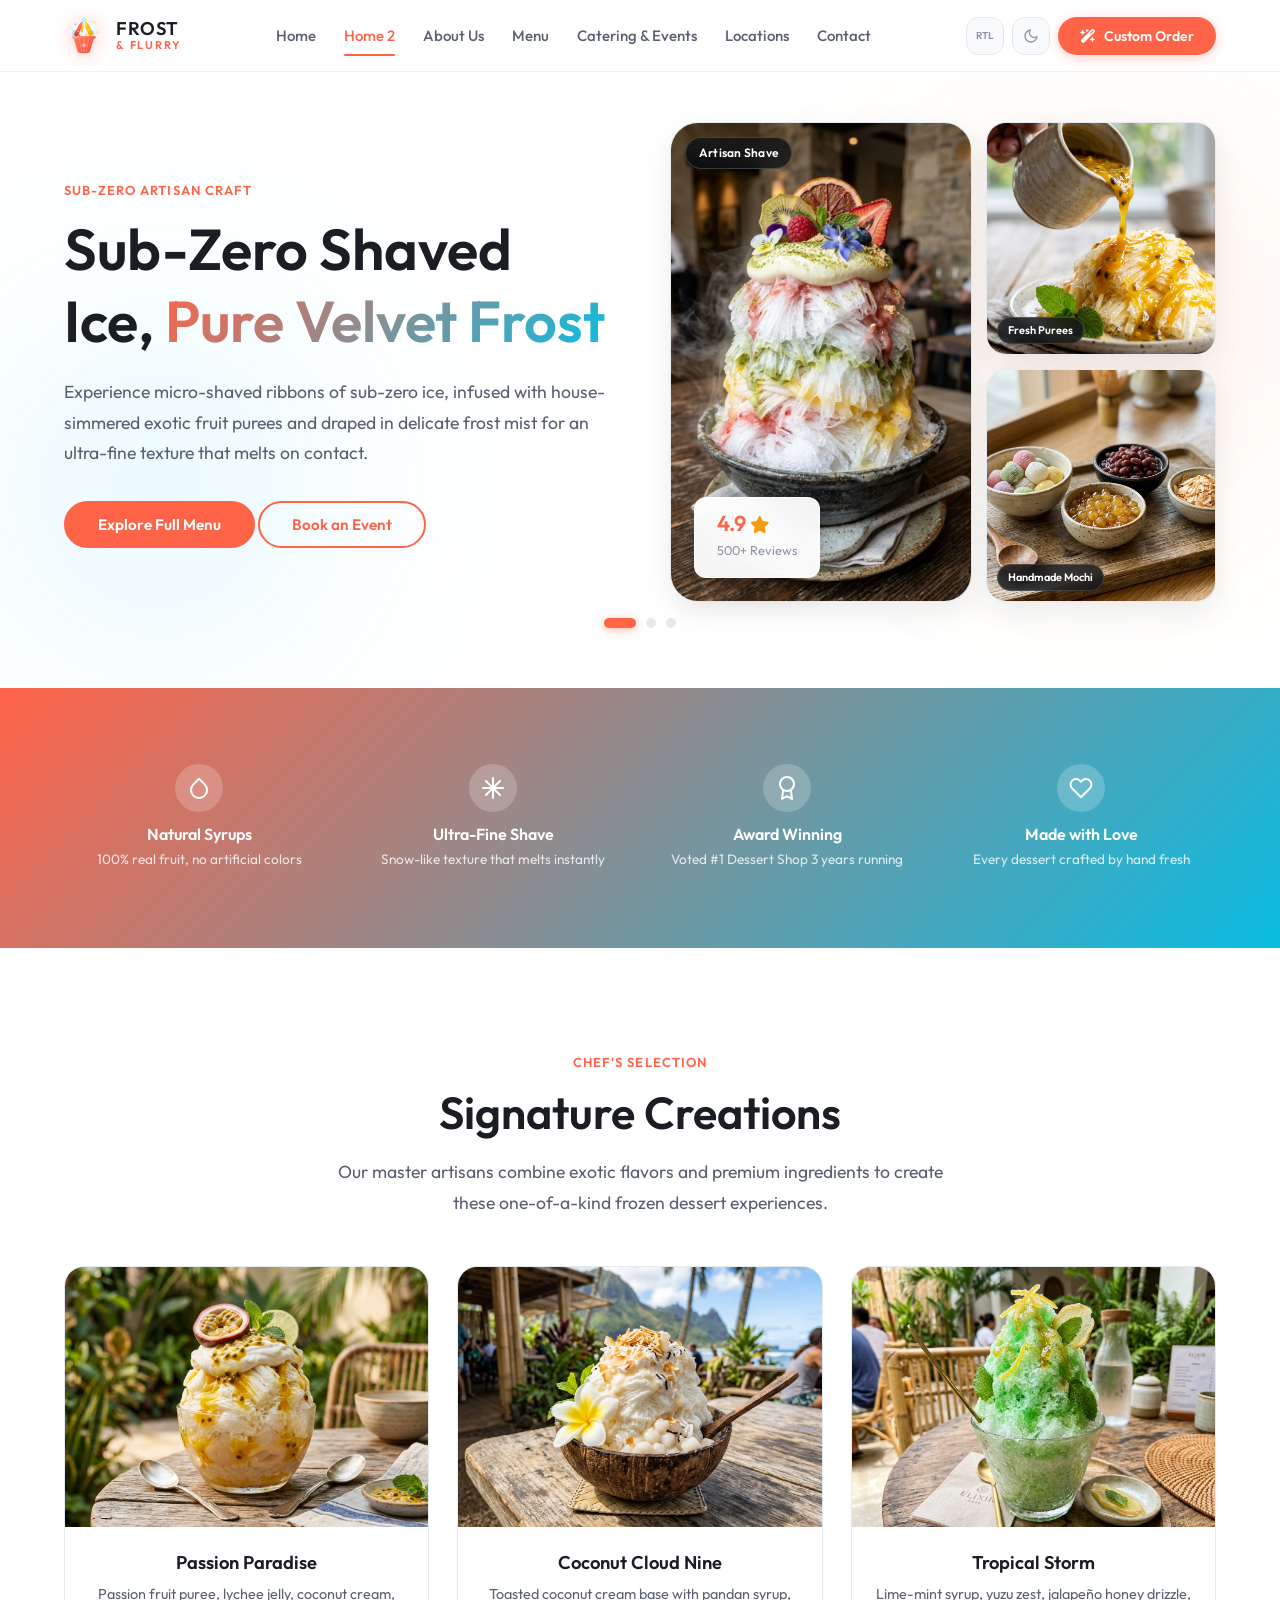
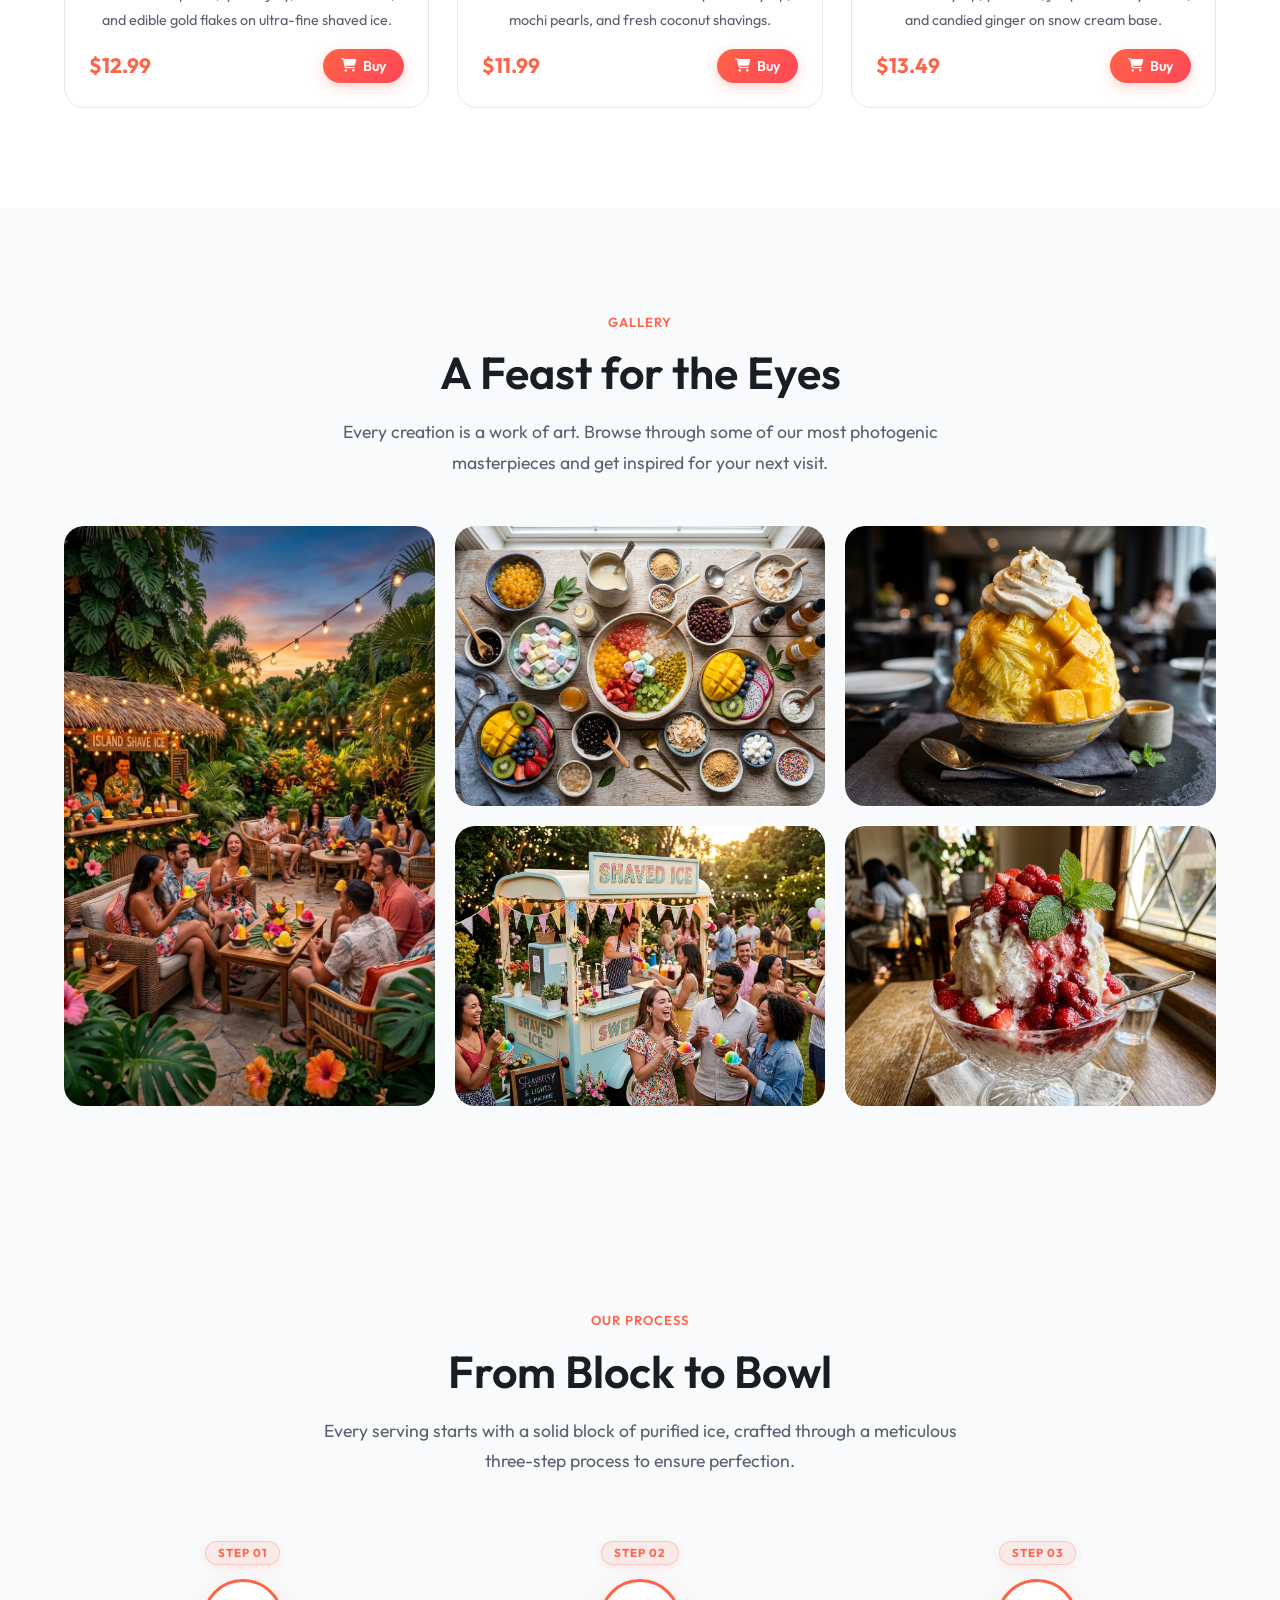
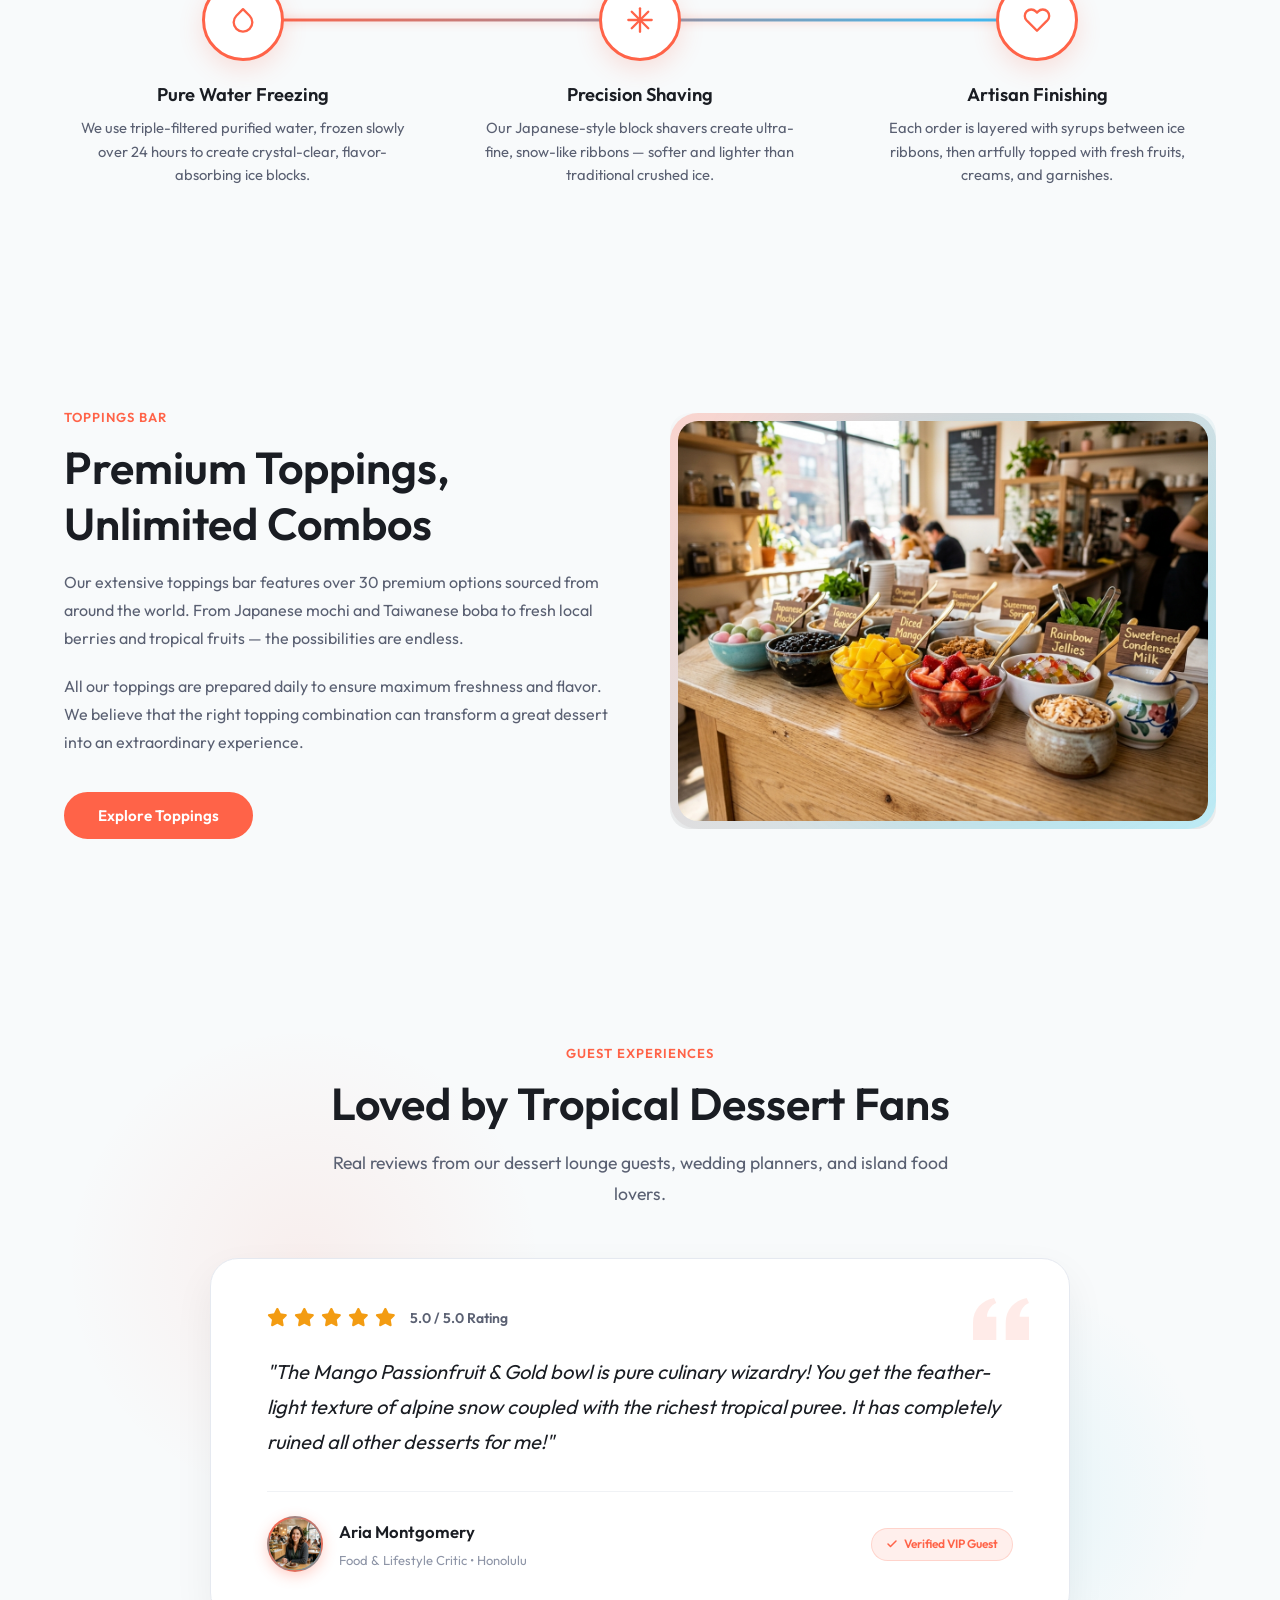
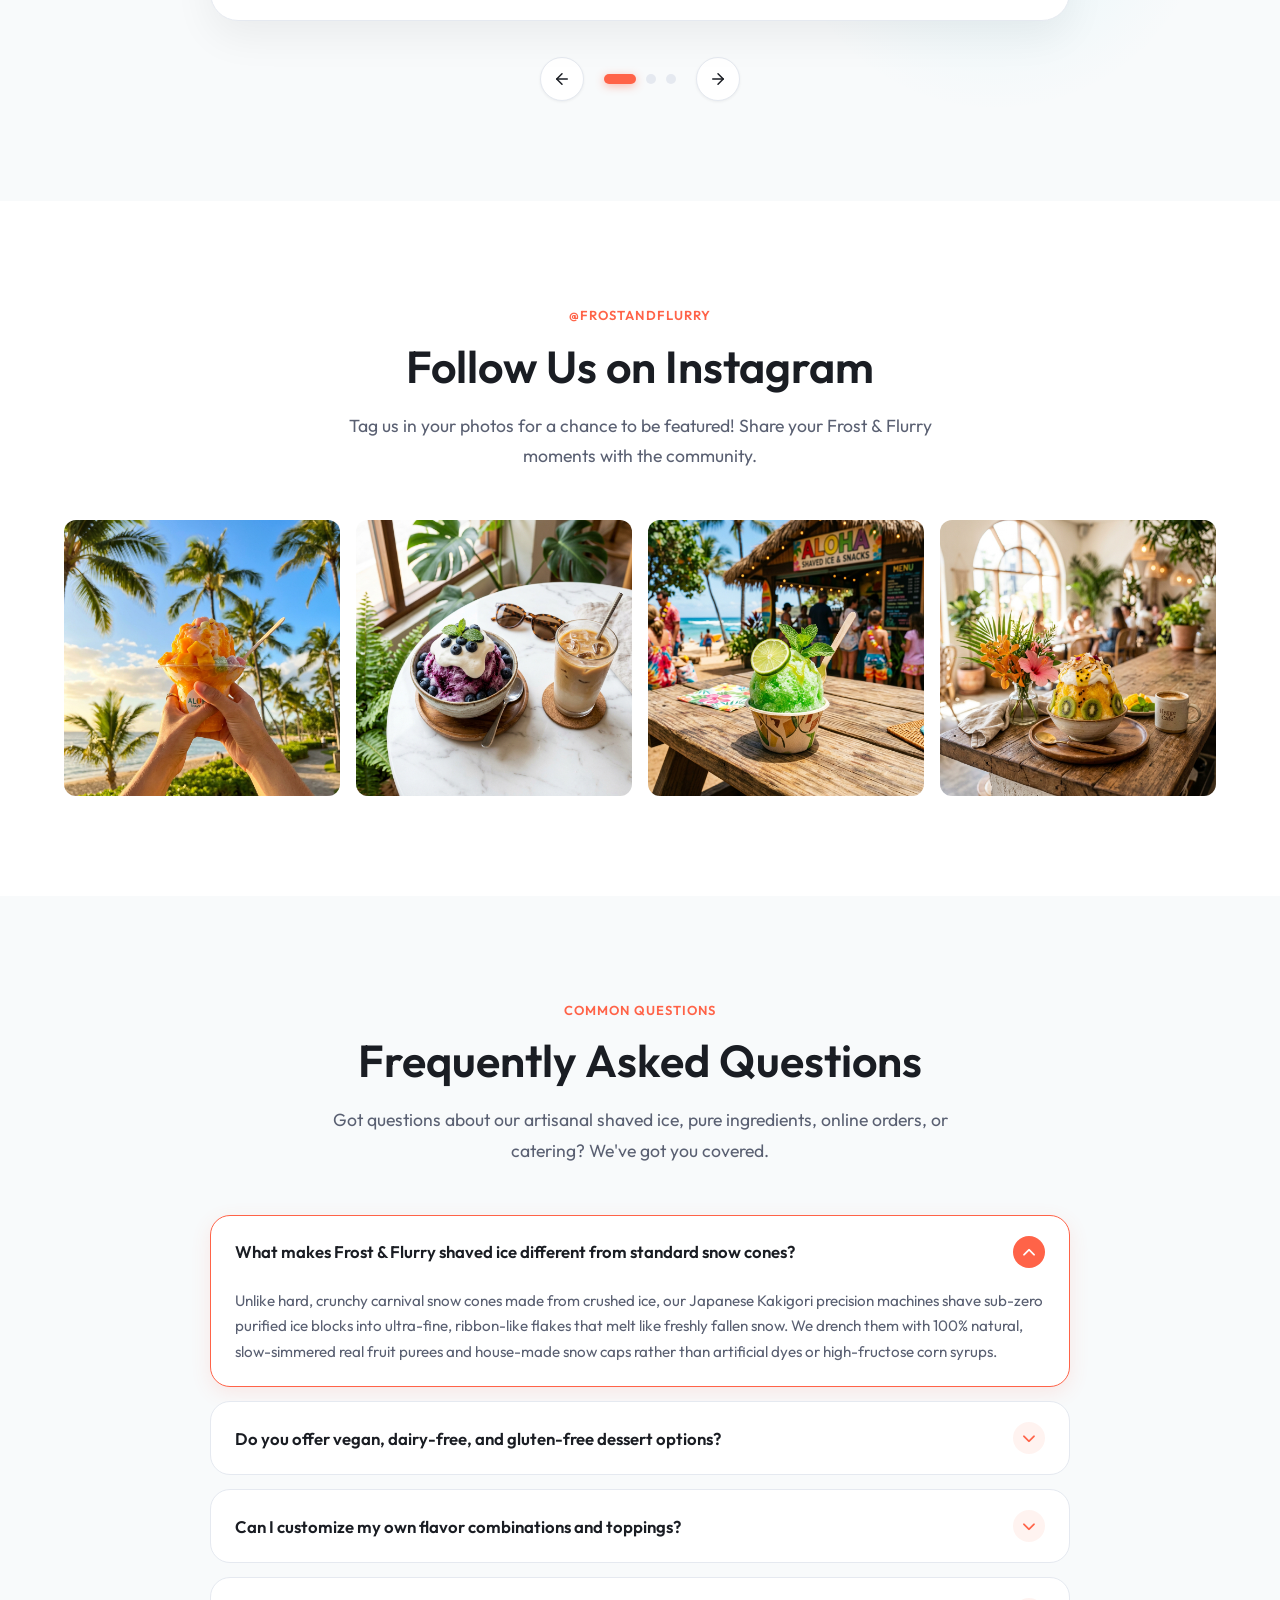
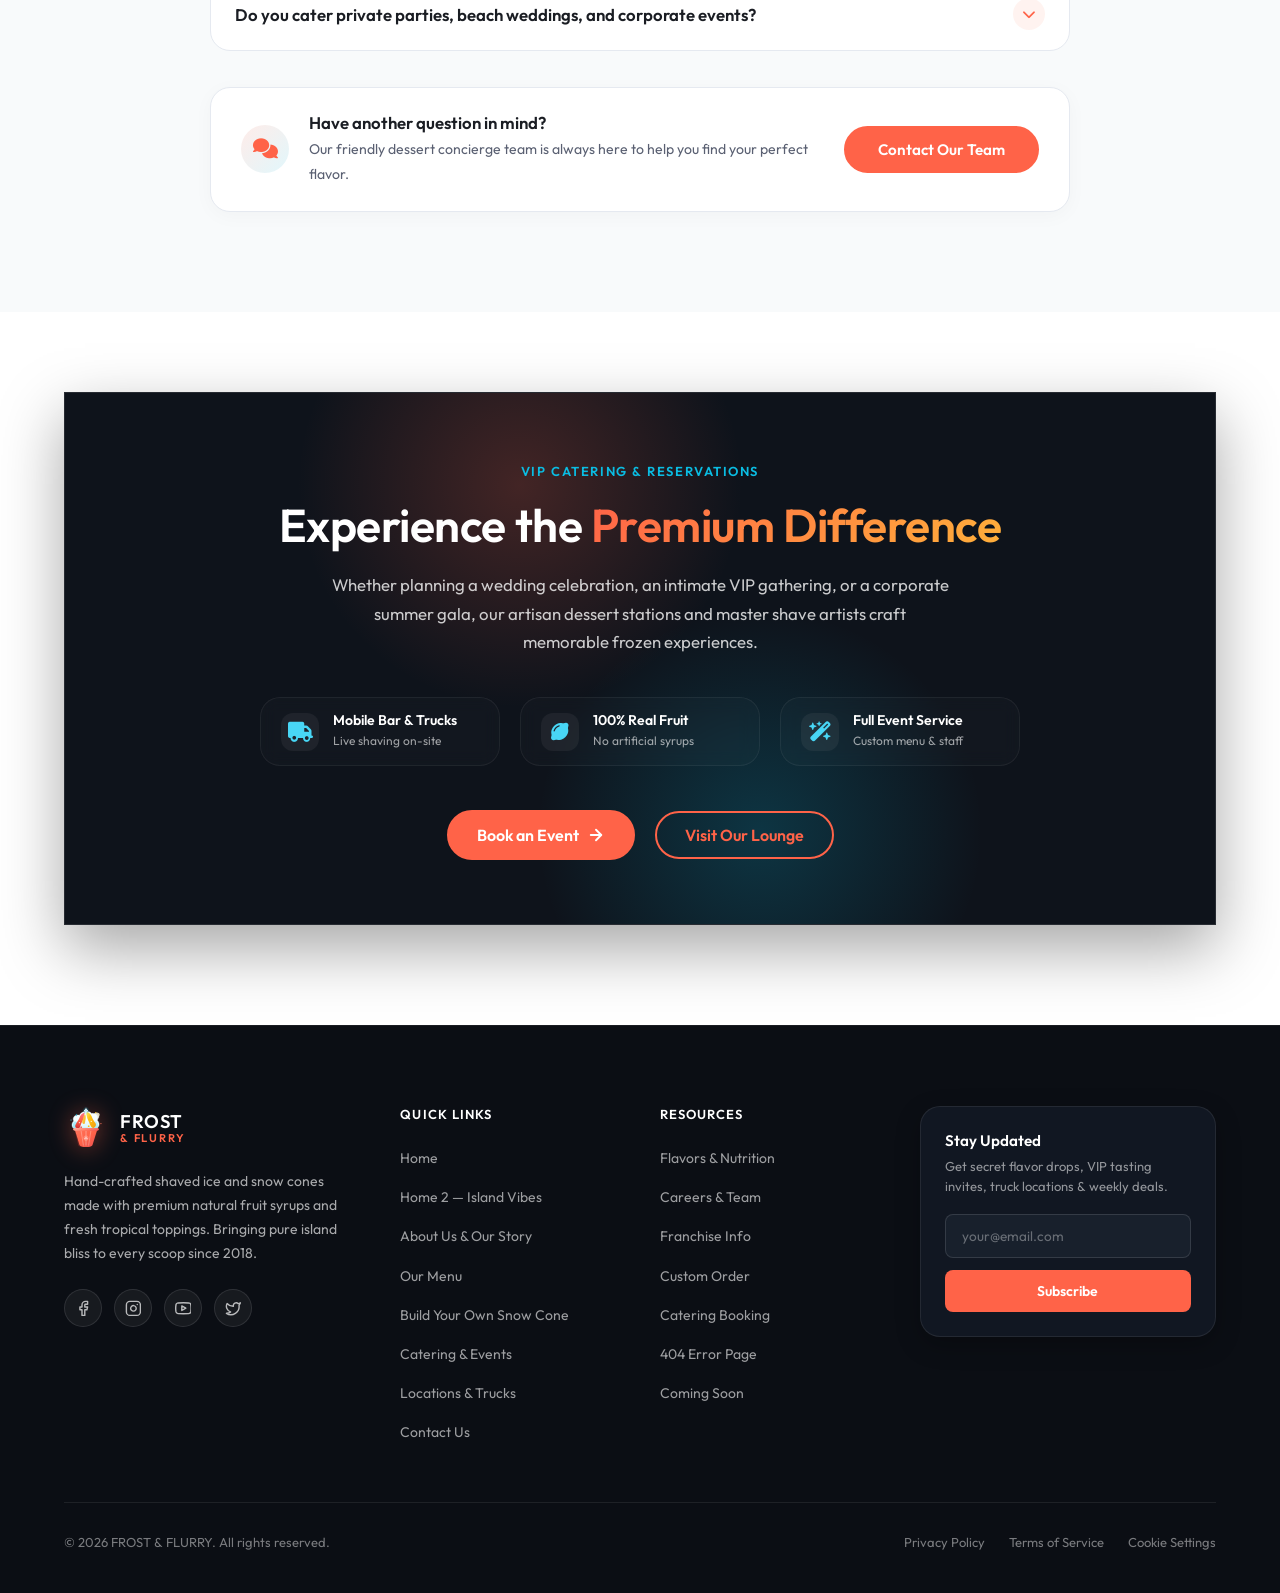
<file: home2.html>
<!DOCTYPE html>
<html lang="en">
<head>
    <meta charset="UTF-8">
    <meta name="viewport" content="width=device-width, initial-scale=1.0">
    <meta name="description" content="Frost & Flurry Premium — Discover our signature gourmet shaved ice creations, artisan flavors, and premium snow cone desserts crafted with the finest ingredients.">
    <title>Home 2 — Frost & Flurry Premium</title>
    <link rel="icon" href="favicon.svg" type="image/svg+xml">
    <link rel="stylesheet" href="style.css">
    <link rel="stylesheet" href="https://cdnjs.cloudflare.com/ajax/libs/font-awesome/6.5.0/css/all.min.css">
    <script src="components.js" defer></script>
</head>
<body>
    <!-- Navbar -->
    <div id="navbar-placeholder"></div>

    <!-- Hero 2 — Split Layout 3-Slide Slider -->
    <section class="hero-2 hero-home2" id="hero-section">
        <!-- Sub-Zero Frost & Silky Fruit Syrup Canvas -->
        <canvas id="home2-dessert-canvas" class="home2-dessert-canvas" aria-hidden="true"></canvas>

        <!-- Clean ambient corner glow -->
        <div class="hero-ambient-1" aria-hidden="true"></div>
        <div class="hero-ambient-2" aria-hidden="true"></div>

        <div class="container" style="position:relative;z-index:2;width:100%;">
            <!-- Slides Track -->
            <div id="hero-slides-track">

                <!-- Slide 1: Sub-Zero Shaved Ice & Pure Velvet Frost -->
                <div class="hero-split-slide active">
                    <div class="hero-2-grid">
                        <div class="hero-2-content">
                            <span class="section-label">Sub-Zero Artisan Craft</span>
                            <h1>Sub-Zero Shaved Ice, <span class="text-gradient">Pure Velvet Frost</span></h1>
                            <p>Experience micro-shaved ribbons of sub-zero ice, infused with house-simmered exotic fruit purees and draped in delicate frost mist for an ultra-fine texture that melts on contact.</p>
                            <div class="hero-actions">
                                <a href="menu.html" class="btn btn-primary">Explore Full Menu</a>
                                <a href="catering.html" class="btn btn-secondary">Book an Event</a>
                            </div>
                        </div>
                        <div class="hero-2-collage">
                            <div class="collage-item collage-main">
                                <img src="assets/images/home2-artisan-kakigori.jpg" alt="Artisan Japanese Kakigori Shaved Ice" loading="eager">
                                <span class="collage-tag">Artisan Shave</span>
                            </div>
                            <div class="collage-sub-stack">
                                <div class="collage-item collage-sub-top">
                                    <img src="assets/images/home2-puree-drizzle.jpg" alt="Fresh passionfruit puree drizzle" loading="eager">
                                    <span class="collage-tag-mini">Fresh Purees</span>
                                </div>
                                <div class="collage-item collage-sub-bottom">
                                    <img src="assets/images/home2-artisan-mochi.jpg" alt="Handmade mochi and boba toppings" loading="eager">
                                    <span class="collage-tag-mini">Handmade Mochi</span>
                                </div>
                            </div>
                            <div class="hero-2-floating-card">
                                <div>
                                    <span class="stat-number">4.9 <i class="fa-solid fa-star" style="font-size:0.8em;color:#F39C12;"></i></span>
                                    <span class="stat-label">500+ Reviews</span>
                                </div>
                            </div>
                        </div>
                    </div>
                </div>

                <!-- Slide 2: Artisan Snow Clouds & Velvet Shave -->
                <div class="hero-split-slide">
                    <div class="hero-2-grid">
                        <div class="hero-2-content">
                            <span class="section-label">Pure Velvet Shave</span>
                            <h1>Artisan Snow Clouds & <span class="text-gradient">Velvet Shave</span></h1>
                            <p>Micro-shaved ribbons of sub-zero ice drenched in slow-simmered passionfruit, island mango, and organic coconut cream for an ultra-fine texture that floats like frosted silk.</p>
                            <div class="hero-actions">
                                <a href="menu.html" class="btn btn-primary">Explore Flavors</a>
                                <a href="locations.html" class="btn btn-secondary">Our Locations</a>
                            </div>
                        </div>
                        <div class="hero-2-collage">
                            <div class="collage-item collage-main">
                                <img src="assets/images/home2-velvet-clouds.jpg" alt="Artisan Taiwanese snow clouds dessert" loading="lazy">
                                <span class="collage-tag">Island Purees</span>
                            </div>
                            <div class="collage-sub-stack">
                                <div class="collage-item collage-sub-top">
                                    <img src="assets/images/home2-simmered-mango.jpg" alt="Slow-simmered mango compote" loading="lazy">
                                    <span class="collage-tag-mini">Simmered Mango</span>
                                </div>
                                <div class="collage-item collage-sub-bottom">
                                    <img src="assets/images/home2-berry-compote.jpg" alt="Wild strawberry compote jar" loading="lazy">
                                    <span class="collage-tag-mini">Berry Compote</span>
                                </div>
                            </div>
                            <div class="hero-2-floating-card">
                                <div>
                                    <span class="stat-number">100%</span>
                                    <span class="stat-label">Real Fruit Purees</span>
                                </div>
                            </div>
                        </div>
                    </div>
                </div>

                <!-- Slide 3: Live Catering & Events -->
                <div class="hero-split-slide">
                    <div class="hero-2-grid">
                        <div class="hero-2-content">
                            <span class="section-label">Private Parties & Events</span>
                            <h1>Mobile Shaved Ice Bar & <span class="text-gradient">Frost Lounge</span></h1>
                            <p>Bring the sub-zero frost and shaved ice experience to your celebration! Our mobile catering bar and vintage dessert trucks serve custom fruit creations and handcrafted toppings made to order on-site.</p>
                            <div class="hero-actions">
                                <a href="catering.html" class="btn btn-primary">Book Catering</a>
                                <a href="contact.html" class="btn btn-secondary">Get in Touch</a>
                            </div>
                        </div>
                        <div class="hero-2-collage">
                            <div class="collage-item collage-main">
                                <img src="assets/images/home2-mobile-lounge-bar.jpg" alt="Mobile shaved ice lounge bar catering" loading="lazy">
                                <span class="collage-tag">Live Lounge</span>
                            </div>
                            <div class="collage-sub-stack">
                                <div class="collage-item collage-sub-top">
                                    <img src="assets/images/home2-lounge-interior.jpg" alt="Tropical dessert lounge interior" loading="lazy">
                                    <span class="collage-tag-mini">Lounge Vibe</span>
                                </div>
                                <div class="collage-item collage-sub-bottom">
                                    <img src="assets/images/home2-live-shave-station.jpg" alt="Master artisan hand-cranked kakigori station" loading="lazy">
                                    <span class="collage-tag-mini">Live Station</span>
                                </div>
                            </div>
                            <div class="hero-2-floating-card">
                                <div>
                                    <span class="stat-number">Live</span>
                                    <span class="stat-label">Event Shave Station</span>
                                </div>
                            </div>
                        </div>
                    </div>
                </div>

            </div>

            <!-- Pagination Dots -->
            <div class="hero-slider-dots" id="hero-dots">
                <button class="hero-dot active" data-slide="0" aria-label="Go to slide 1"></button>
                <button class="hero-dot" data-slide="1" aria-label="Go to slide 2"></button>
                <button class="hero-dot" data-slide="2" aria-label="Go to slide 3"></button>
            </div>
        </div>
    </section>

    <!-- Feature Ribbon -->
    <section class="feature-ribbon" id="feature-ribbon">
        <div class="container">
            <div class="ribbon-grid">
                <div class="ribbon-item fade-up">
                    <div class="ribbon-icon"><svg xmlns="http://www.w3.org/2000/svg" width="24" height="24" viewBox="0 0 24 24" fill="none" stroke="currentColor" stroke-width="2" stroke-linecap="round" stroke-linejoin="round"><path d="M12 2.69l5.66 5.66a8 8 0 1 1-11.31 0z"/></svg></div>
                    <h4>Natural Syrups</h4>
                    <p>100% real fruit, no artificial colors</p>
                </div>
                <div class="ribbon-item fade-up">
                    <div class="ribbon-icon"><svg xmlns="http://www.w3.org/2000/svg" width="24" height="24" viewBox="0 0 24 24" fill="none" stroke="currentColor" stroke-width="2" stroke-linecap="round" stroke-linejoin="round"><line x1="12" y1="2" x2="12" y2="22"/><line x1="2" y1="12" x2="22" y2="12"/><line x1="4.93" y1="4.93" x2="19.07" y2="19.07"/><line x1="19.07" y1="4.93" x2="4.93" y2="19.07"/></svg></div>
                    <h4>Ultra-Fine Shave</h4>
                    <p>Snow-like texture that melts instantly</p>
                </div>
                <div class="ribbon-item fade-up">
                    <div class="ribbon-icon"><svg xmlns="http://www.w3.org/2000/svg" width="24" height="24" viewBox="0 0 24 24" fill="none" stroke="currentColor" stroke-width="2" stroke-linecap="round" stroke-linejoin="round"><circle cx="12" cy="8" r="7"/><polyline points="8.21 13.89 7 23 12 20 17 23 15.79 13.88"/></svg></div>
                    <h4>Award Winning</h4>
                    <p>Voted #1 Dessert Shop 3 years running</p>
                </div>
                <div class="ribbon-item fade-up">
                    <div class="ribbon-icon"><svg xmlns="http://www.w3.org/2000/svg" width="24" height="24" viewBox="0 0 24 24" fill="none" stroke="currentColor" stroke-width="2" stroke-linecap="round" stroke-linejoin="round"><path d="M20.84 4.61a5.5 5.5 0 0 0-7.78 0L12 5.67l-1.06-1.06a5.5 5.5 0 0 0-7.78 7.78l1.06 1.06L12 21.23l7.78-7.78 1.06-1.06a5.5 5.5 0 0 0 0-7.78z"/></svg></div>
                    <h4>Made with Love</h4>
                    <p>Every dessert crafted by hand fresh</p>
                </div>
            </div>
        </div>
    </section>

    <!-- Signature Creations -->
    <section class="signature-creations" id="signature-creations">
        <div class="container">
            <div class="text-center fade-up">
                <span class="section-label">Chef's Selection</span>
                <h2 class="section-title">Signature Creations</h2>
                <p class="section-subtitle">Our master artisans combine exotic flavors and premium ingredients to create these one-of-a-kind frozen dessert experiences.</p>
            </div>
            <div class="creation-grid stagger">
                <div class="creation-card fade-up">
                    <div class="creation-card-img">
                        <img src="assets/images/home2-sig-passion-paradise.jpg" alt="Passion Paradise">
                    </div>
                    <div class="creation-card-body">
                        <h3>Passion Paradise</h3>
                        <p>Passion fruit puree, lychee jelly, coconut cream, and edible gold flakes on ultra-fine shaved ice.</p>
                        <div class="creation-card-footer">
                            <span class="creation-price">$12.99</span>
                            <button class="creation-buy-btn" data-name="Passion Paradise" data-price="$12.99" aria-label="Buy Passion Paradise">
                                <i class="fa-solid fa-cart-shopping"></i> Buy
                            </button>
                        </div>
                    </div>
                </div>
                <div class="creation-card fade-up">
                    <div class="creation-card-img">
                        <img src="assets/images/home2-sig-coconut-cloud.jpg" alt="Coconut Cloud Nine">
                    </div>
                    <div class="creation-card-body">
                        <h3>Coconut Cloud Nine</h3>
                        <p>Toasted coconut cream base with pandan syrup, mochi pearls, and fresh coconut shavings.</p>
                        <div class="creation-card-footer">
                            <span class="creation-price">$11.99</span>
                            <button class="creation-buy-btn" data-name="Coconut Cloud Nine" data-price="$11.99" aria-label="Buy Coconut Cloud Nine">
                                <i class="fa-solid fa-cart-shopping"></i> Buy
                            </button>
                        </div>
                    </div>
                </div>
                <div class="creation-card fade-up">
                    <div class="creation-card-img">
                        <img src="assets/images/home2-sig-tropical-storm.jpg" alt="Tropical Storm">
                    </div>
                    <div class="creation-card-body">
                        <h3>Tropical Storm</h3>
                        <p>Lime-mint syrup, yuzu zest, jalapeño honey drizzle, and candied ginger on snow cream base.</p>
                        <div class="creation-card-footer">
                            <span class="creation-price">$13.49</span>
                            <button class="creation-buy-btn" data-name="Tropical Storm" data-price="$13.49" aria-label="Buy Tropical Storm">
                                <i class="fa-solid fa-cart-shopping"></i> Buy
                            </button>
                        </div>
                    </div>
                </div>
            </div>
        </div>
    </section>

    <!-- Gallery Mosaic -->
    <section class="gallery-mosaic" id="gallery-mosaic">
        <div class="container">
            <div class="text-center fade-up">
                <span class="section-label">Gallery</span>
                <h2 class="section-title">A Feast for the Eyes</h2>
                <p class="section-subtitle">Every creation is a work of art. Browse through some of our most photogenic masterpieces and get inspired for your next visit.</p>
            </div>
            <div class="mosaic-grid">
                <div class="mosaic-item fade-up">
                    <img src="assets/images/mosaic-lounge-patio.jpg" alt="Our Tropical Paradise Lounge Patio" loading="lazy">
                    <div class="mosaic-overlay"><h4>Our Tropical Paradise</h4></div>
                </div>
                <div class="mosaic-item fade-up">
                    <img src="assets/images/mosaic-toppings-spread.jpg" alt="Artisan Fresh Toppings Spread" loading="lazy">
                    <div class="mosaic-overlay"><h4>Premium Toppings Bar</h4></div>
                </div>
                <div class="mosaic-item fade-up">
                    <img src="assets/images/mosaic-mango-special.jpg" alt="Mango Kakigori Masterpiece" loading="lazy">
                    <div class="mosaic-overlay"><h4>Mango Masterpiece</h4></div>
                </div>
                <div class="mosaic-item fade-up">
                    <img src="assets/images/mosaic-event-catering.jpg" alt="Outdoor Event Shaved Ice Catering" loading="lazy">
                    <div class="mosaic-overlay"><h4>Event Catering</h4></div>
                </div>
                <div class="mosaic-item fade-up">
                    <img src="assets/images/mosaic-strawberry-bliss.jpg" alt="Wild Strawberry Bliss Shaved Ice" loading="lazy">
                    <div class="mosaic-overlay"><h4>Strawberry Bliss</h4></div>
                </div>
            </div>
        </div>
    </section>

    <!-- Process Timeline -->
    <section class="process-timeline" id="process-timeline">
        <div class="container">
            <div class="text-center fade-up">
                <span class="section-label">Our Process</span>
                <h2 class="section-title">From Block to Bowl</h2>
                <p class="section-subtitle">Every serving starts with a solid block of purified ice, crafted through a meticulous three-step process to ensure perfection.</p>
            </div>
            <div class="timeline-row stagger">
                <div class="timeline-item fade-up">
                    <span class="timeline-step-badge">Step 01</span>
                    <div class="timeline-dot">
                        <span class="timeline-dot-pulse"></span>
                        <svg xmlns="http://www.w3.org/2000/svg" width="28" height="28" viewBox="0 0 24 24" fill="none" stroke="currentColor" stroke-width="2" stroke-linecap="round" stroke-linejoin="round"><path d="M12 2.69l5.66 5.66a8 8 0 1 1-11.31 0z"/></svg>
                    </div>
                    <h4>Pure Water Freezing</h4>
                    <p>We use triple-filtered purified water, frozen slowly over 24 hours to create crystal-clear, flavor-absorbing ice blocks.</p>
                </div>
                <div class="timeline-item fade-up">
                    <span class="timeline-step-badge">Step 02</span>
                    <div class="timeline-dot">
                        <span class="timeline-dot-pulse"></span>
                        <svg xmlns="http://www.w3.org/2000/svg" width="28" height="28" viewBox="0 0 24 24" fill="none" stroke="currentColor" stroke-width="2" stroke-linecap="round" stroke-linejoin="round"><line x1="12" y1="2" x2="12" y2="22"/><line x1="2" y1="12" x2="22" y2="12"/><line x1="4.93" y1="4.93" x2="19.07" y2="19.07"/><line x1="19.07" y1="4.93" x2="4.93" y2="19.07"/></svg>
                    </div>
                    <h4>Precision Shaving</h4>
                    <p>Our Japanese-style block shavers create ultra-fine, snow-like ribbons — softer and lighter than traditional crushed ice.</p>
                </div>
                <div class="timeline-item fade-up">
                    <span class="timeline-step-badge">Step 03</span>
                    <div class="timeline-dot">
                        <span class="timeline-dot-pulse"></span>
                        <svg xmlns="http://www.w3.org/2000/svg" width="28" height="28" viewBox="0 0 24 24" fill="none" stroke="currentColor" stroke-width="2" stroke-linecap="round" stroke-linejoin="round"><path d="M20.84 4.61a5.5 5.5 0 0 0-7.78 0L12 5.67l-1.06-1.06a5.5 5.5 0 0 0-7.78 7.78l1.06 1.06L12 21.23l7.78-7.78 1.06-1.06a5.5 5.5 0 0 0 0-7.78z"/></svg>
                    </div>
                    <h4>Artisan Finishing</h4>
                    <p>Each order is layered with syrups between ice ribbons, then artfully topped with fresh fruits, creams, and garnishes.</p>
                </div>
            </div>
        </div>
    </section>

    <!-- Toppings Showcase -->
    <section class="about-home" id="toppings-showcase">
        <div class="container">
            <div class="about-home-grid">
                <div class="about-home-content slide-left">
                    <span class="section-label">Toppings Bar</span>
                    <h2>Premium Toppings, Unlimited Combos</h2>
                    <p>Our extensive toppings bar features over 30 premium options sourced from around the world. From Japanese mochi and Taiwanese boba to fresh local berries and tropical fruits — the possibilities are endless.</p>
                    <p>All our toppings are prepared daily to ensure maximum freshness and flavor. We believe that the right topping combination can transform a great dessert into an extraordinary experience.</p>
                    <a href="menu.html" class="btn btn-primary" style="margin-top:16px;">Explore Toppings</a>
                </div>
                <div class="about-home-img slide-right">
                    <div class="toppings-interactive-frame">
                        <div class="toppings-ambient-glow"></div>
                        <img src="assets/images/home2-toppings-bar.jpg" alt="Artisan toppings bar display" class="toppings-img">
                    </div>
                </div>
            </div>
        </div>
    </section>

    <!-- Customer Testimonials Slider (3 Slides, 5s Auto-Rotation) -->
    <section class="testimonial-slider-section" id="home2-testimonials">
        <!-- Ambient decorative glow spheres -->
        <div class="glow-orb-1"></div>
        <div class="glow-orb-2"></div>

        <div class="container" style="position:relative;z-index:2;">
            <div class="text-center fade-up" style="margin-bottom:3rem;">
                <span class="section-label">Guest Experiences</span>
                <h2 class="section-title">Loved by Tropical Dessert Fans</h2>
                <p class="section-subtitle">Real reviews from our dessert lounge guests, wedding planners, and island food lovers.</p>
            </div>

            <div class="testimonial-slider-wrapper">
                <!-- Slides Track -->
                <div id="testimonial-slides-track">

                    <!-- Testimonial Slide 1 -->
                    <div class="testimonial-slide active">
                        <div class="testimonial-spotlight-card">
                            <svg class="testimonial-quote-icon" xmlns="http://www.w3.org/2000/svg" viewBox="0 0 24 24" fill="currentColor">
                                <path d="M14.017 21v-7.391c0-5.704 3.731-9.57 8.983-10.609l.995 2.151c-2.432.917-3.995 3.638-3.995 5.849h4v10h-9.983zm-14.017 0v-7.391c0-5.704 3.748-9.57 9-10.609l.996 2.151c-2.433.917-3.996 3.638-3.996 5.849h3.983v10h-9.983z"/>
                            </svg>
                            <div class="testimonial-rating-row">
                                <div class="testimonial-rating-stars">
                                    <i class="fa-solid fa-star"></i> <i class="fa-solid fa-star"></i> <i class="fa-solid fa-star"></i> <i class="fa-solid fa-star"></i> <i class="fa-solid fa-star"></i>
                                </div>
                                <span class="testimonial-rating-score">5.0 / 5.0 Rating</span>
                            </div>
                            <p class="testimonial-quote-text">"The Mango Passionfruit & Gold bowl is pure culinary wizardry! You get the feather-light texture of alpine snow coupled with the richest tropical puree. It has completely ruined all other desserts for me!"</p>
                            <div class="testimonial-bottom-row">
                                <div class="testimonial-author-group">
                                    <div class="testimonial-avatar-ring"><img src="assets/images/avatar-aria-montgomery.jpg" alt="Aria Montgomery" loading="lazy"></div>
                                    <div>
                                        <div class="testimonial-author-name">Aria Montgomery</div>
                                        <div class="testimonial-author-role">Food & Lifestyle Critic • Honolulu</div>
                                    </div>
                                </div>
                                <span class="testimonial-meta-badge">
                                    <svg xmlns="http://www.w3.org/2000/svg" width="12" height="12" viewBox="0 0 24 24" fill="none" stroke="currentColor" stroke-width="3" stroke-linecap="round" stroke-linejoin="round"><polyline points="20 6 9 17 4 12"/></svg>
                                    Verified VIP Guest
                                </span>
                            </div>
                        </div>
                    </div>

                    <!-- Testimonial Slide 2 -->
                    <div class="testimonial-slide">
                        <div class="testimonial-spotlight-card">
                            <svg class="testimonial-quote-icon" xmlns="http://www.w3.org/2000/svg" viewBox="0 0 24 24" fill="currentColor">
                                <path d="M14.017 21v-7.391c0-5.704 3.731-9.57 8.983-10.609l.995 2.151c-2.432.917-3.995 3.638-3.995 5.849h4v10h-9.983zm-14.017 0v-7.391c0-5.704 3.748-9.57 9-10.609l.996 2.151c-2.433.917-3.996 3.638-3.996 5.849h3.983v10h-9.983z"/>
                            </svg>
                            <div class="testimonial-rating-row">
                                <div class="testimonial-rating-stars">
                                    <i class="fa-solid fa-star"></i> <i class="fa-solid fa-star"></i> <i class="fa-solid fa-star"></i> <i class="fa-solid fa-star"></i> <i class="fa-solid fa-star"></i>
                                </div>
                                <span class="testimonial-rating-score">5.0 / 5.0 Rating</span>
                            </div>
                            <p class="testimonial-quote-text">"We booked Frost & Flurry's mobile dessert bar for our corporate summer gala with over 250 guests. They were the undisputed highlight of the evening — lightning-fast live shaving, impeccable presentation, and pure smiles all around."</p>
                            <div class="testimonial-bottom-row">
                                <div class="testimonial-author-group">
                                    <div class="testimonial-avatar-ring"><img src="assets/images/avatar-david-sterling.jpg" alt="David Sterling" loading="lazy"></div>
                                    <div>
                                        <div class="testimonial-author-name">David Sterling</div>
                                        <div class="testimonial-author-role">Events Director • Pacific Tech Group</div>
                                    </div>
                                </div>
                                <span class="testimonial-meta-badge">
                                    <svg xmlns="http://www.w3.org/2000/svg" width="12" height="12" viewBox="0 0 24 24" fill="none" stroke="currentColor" stroke-width="3" stroke-linecap="round" stroke-linejoin="round"><polyline points="20 6 9 17 4 12"/></svg>
                                    Corporate Client
                                </span>
                            </div>
                        </div>
                    </div>

                    <!-- Testimonial Slide 3 -->
                    <div class="testimonial-slide">
                        <div class="testimonial-spotlight-card">
                            <svg class="testimonial-quote-icon" xmlns="http://www.w3.org/2000/svg" viewBox="0 0 24 24" fill="currentColor">
                                <path d="M14.017 21v-7.391c0-5.704 3.731-9.57 8.983-10.609l.995 2.151c-2.432.917-3.995 3.638-3.995 5.849h4v10h-9.983zm-14.017 0v-7.391c0-5.704 3.748-9.57 9-10.609l.996 2.151c-2.433.917-3.996 3.638-3.996 5.849h3.983v10h-9.983z"/>
                            </svg>
                            <div class="testimonial-rating-row">
                                <div class="testimonial-rating-stars">
                                    <i class="fa-solid fa-star"></i> <i class="fa-solid fa-star"></i> <i class="fa-solid fa-star"></i> <i class="fa-solid fa-star"></i> <i class="fa-solid fa-star"></i>
                                </div>
                                <span class="testimonial-rating-score">5.0 / 5.0 Rating</span>
                            </div>
                            <p class="testimonial-quote-text">"Being born and raised in Maui, finding authentic kakigori-grade shaved ice on the mainland is nearly impossible. Frost & Flurry nailed the delicate cloud texture, the condensed milk halo, and the handmade mochi toppings!"</p>
                            <div class="testimonial-bottom-row">
                                <div class="testimonial-author-group">
                                    <div class="testimonial-avatar-ring"><img src="assets/images/testimonial-avatar-couple.jpg" alt="Keahi & Leilani Chen" loading="lazy"></div>
                                    <div>
                                        <div class="testimonial-author-name">Keahi & Leilani Chen</div>
                                        <div class="testimonial-author-role">Hawaiian Cultural Foodies</div>
                                    </div>
                                </div>
                                <span class="testimonial-meta-badge">
                                    <svg xmlns="http://www.w3.org/2000/svg" width="12" height="12" viewBox="0 0 24 24" fill="none" stroke="currentColor" stroke-width="3" stroke-linecap="round" stroke-linejoin="round"><polyline points="20 6 9 17 4 12"/></svg>
                                    Island Connoisseurs
                                </span>
                            </div>
                        </div>
                    </div>

                </div>

                <!-- Slider Controls: Prev, Dots, Next -->
                <div class="testimonial-controls">
                    <button class="testimonial-arrow-btn" id="testimonial-prev" aria-label="Previous testimonial">
                        <svg xmlns="http://www.w3.org/2000/svg" width="18" height="18" viewBox="0 0 24 24" fill="none" stroke="currentColor" stroke-width="2" stroke-linecap="round" stroke-linejoin="round"><line x1="19" y1="12" x2="5" y2="12"/><polyline points="12 19 5 12 12 5"/></svg>
                    </button>
                    <div class="testimonial-dots" id="testimonial-dots">
                        <button class="testimonial-dot active" data-slide="0" aria-label="Go to testimonial 1"></button>
                        <button class="testimonial-dot" data-slide="1" aria-label="Go to testimonial 2"></button>
                        <button class="testimonial-dot" data-slide="2" aria-label="Go to testimonial 3"></button>
                    </div>
                    <button class="testimonial-arrow-btn" id="testimonial-next" aria-label="Next testimonial">
                        <svg xmlns="http://www.w3.org/2000/svg" width="18" height="18" viewBox="0 0 24 24" fill="none" stroke="currentColor" stroke-width="2" stroke-linecap="round" stroke-linejoin="round"><line x1="5" y1="12" x2="19" y2="12"/><polyline points="12 5 19 12 12 19"/></svg>
                    </button>
                </div>
            </div>
        </div>
    </section>

    <!-- Instagram Feed -->
    <section class="instagram-feed" id="instagram-feed">
        <div class="container">
            <div class="text-center fade-up">
                <span class="section-label">@frostandflurry</span>
                <h2 class="section-title">Follow Us on Instagram</h2>
                <p class="section-subtitle">Tag us in your photos for a chance to be featured! Share your Frost & Flurry moments with the community.</p>
            </div>
            <div class="insta-grid stagger">
                <div class="insta-item fade-up">
                    <img src="assets/images/insta-post-mango.jpg" alt="Instagram community feature 1" loading="lazy">
                </div>
                <div class="insta-item fade-up">
                    <img src="assets/images/insta-post-berry.jpg" alt="Instagram community feature 2" loading="lazy">
                </div>
                <div class="insta-item fade-up">
                    <img src="assets/images/insta-post-tropical.jpg" alt="Instagram community feature 3" loading="lazy">
                </div>
                <div class="insta-item fade-up">
                    <img src="assets/images/insta-post-passion.jpg" alt="Instagram community feature 4" loading="lazy">
                </div>
            </div>
        </div>
    </section>

    <!-- FAQ Section -->
    <section class="faq-section" id="faq-section">
        <div class="container">
            <div class="text-center fade-up">
                <span class="section-label">Common Questions</span>
                <h2 class="section-title">Frequently Asked Questions</h2>
                <p class="section-subtitle">Got questions about our artisanal shaved ice, pure ingredients, online orders, or catering? We've got you covered.</p>
            </div>

            <div class="faq-wrapper fade-up">
                <div class="faq-accordion" id="home2-faq-accordion">
                    <!-- FAQ 1 -->
                    <div class="faq-item active">
                        <button class="faq-question" type="button" aria-expanded="true" aria-controls="faq-home2-1">
                            <span class="faq-q-title">What makes Frost & Flurry shaved ice different from standard snow cones?</span>
                            <span class="faq-icon" aria-hidden="true"><i class="fa-solid fa-chevron-down"></i></span>
                        </button>
                        <div class="faq-answer-panel" id="faq-home2-1" role="region">
                            <div class="faq-answer-content">
                                <p>Unlike hard, crunchy carnival snow cones made from crushed ice, our Japanese Kakigori precision machines shave sub-zero purified ice blocks into ultra-fine, ribbon-like flakes that melt like freshly fallen snow. We drench them with 100% natural, slow-simmered real fruit purees and house-made snow caps rather than artificial dyes or high-fructose corn syrups.</p>
                            </div>
                        </div>
                    </div>

                    <!-- FAQ 2 -->
                    <div class="faq-item">
                        <button class="faq-question" type="button" aria-expanded="false" aria-controls="faq-home2-2">
                            <span class="faq-q-title">Do you offer vegan, dairy-free, and gluten-free dessert options?</span>
                            <span class="faq-icon" aria-hidden="true"><i class="fa-solid fa-chevron-down"></i></span>
                        </button>
                        <div class="faq-answer-panel" id="faq-home2-2" role="region">
                            <div class="faq-answer-content">
                                <p>Yes! Nearly 100% of our fruit syrups and ice bases are naturally vegan, gluten-free, and fat-free. For our signature creamy snow caps and drizzles, we offer organic coconut cream and oat milk caps so you can enjoy full velvety decadence completely dairy-free.</p>
                            </div>
                        </div>
                    </div>

                    <!-- FAQ 3 -->
                    <div class="faq-item">
                        <button class="faq-question" type="button" aria-expanded="false" aria-controls="faq-home2-3">
                            <span class="faq-q-title">Can I customize my own flavor combinations and toppings?</span>
                            <span class="faq-icon" aria-hidden="true"><i class="fa-solid fa-chevron-down"></i></span>
                        </button>
                        <div class="faq-answer-panel" id="faq-home2-3" role="region">
                            <div class="faq-answer-content">
                                <p>Absolutely. You can order from our Chef's Signature Creations or build your own bespoke bowl: select your ice texture (Micro-Ribbon, Kakigori, or Island Silk Cream), choose up to 3 fruit nectars, add a signature drizzle, and crown it with handmade mochi pearls, popping boba, or toasted coconut flakes.</p>
                            </div>
                        </div>
                    </div>

                    <!-- FAQ 4 -->
                    <div class="faq-item">
                        <button class="faq-question" type="button" aria-expanded="false" aria-controls="faq-home2-4">
                            <span class="faq-q-title">Do you cater private parties, beach weddings, and corporate events?</span>
                            <span class="faq-icon" aria-hidden="true"><i class="fa-solid fa-chevron-down"></i></span>
                        </button>
                        <div class="faq-answer-panel" id="faq-home2-4" role="region">
                            <div class="faq-answer-content">
                                <p>Yes! Our vintage mobile shaved ice carts and certified shave artists bring the live tropical pour experience directly to your celebration. We offer complete turnkey packages including setup, unlimited flavors, attendants, and custom branding.</p>
                            </div>
                        </div>
                    </div>
                </div>

                <!-- Assistance Card -->
                <div class="faq-footer-card fade-up">
                    <div class="faq-footer-icon">
                        <i class="fa-solid fa-comments"></i>
                    </div>
                    <div class="faq-footer-text">
                        <h4>Have another question in mind?</h4>
                        <p>Our friendly dessert concierge team is always here to help you find your perfect flavor.</p>
                    </div>
                    <div class="faq-footer-action">
                        <a href="contact.html" class="btn btn-primary">Contact Our Team</a>
                    </div>
                </div>
            </div>
        </div>
    </section>

    <!-- ====== CTA BANNER: GOURMET VIP LOUNGE EXPERIENCE ====== -->
    <section class="cta-luxe-section" id="cta-banner-2">
        <div class="container">
            <div class="cta-luxe-card fade-up">
                <!-- Ambient Decorative Background Gradients -->
                <div class="cta-luxe-glow cta-luxe-glow-1"></div>
                <div class="cta-luxe-glow cta-luxe-glow-2"></div>

                <div class="cta-luxe-inner">
                    <span class="cta-luxe-label">VIP Catering & Reservations</span>
                    <h2 class="cta-luxe-title">Experience the <span class="cta-luxe-gradient">Premium Difference</span></h2>
                    <p class="cta-luxe-desc">
                        Whether planning a wedding celebration, an intimate VIP gathering, or a corporate summer gala, our artisan dessert stations and master shave artists craft memorable frozen experiences.
                    </p>

                    <!-- 3-Pillar Quality Strip -->
                    <div class="cta-luxe-features">
                        <div class="cta-luxe-feat">
                            <span class="feat-icon"><i class="fa-solid fa-truck"></i></span>
                            <div class="feat-text">
                                <strong>Mobile Bar & Trucks</strong>
                                <small>Live shaving on-site</small>
                            </div>
                        </div>
                        <div class="cta-luxe-feat">
                            <span class="feat-icon"><i class="fa-solid fa-lemon"></i></span>
                            <div class="feat-text">
                                <strong>100% Real Fruit</strong>
                                <small>No artificial syrups</small>
                            </div>
                        </div>
                        <div class="cta-luxe-feat">
                            <span class="feat-icon"><i class="fa-solid fa-wand-magic-sparkles"></i></span>
                            <div class="feat-text">
                                <strong>Full Event Service</strong>
                                <small>Custom menu & staff</small>
                            </div>
                        </div>
                    </div>

                    <!-- Actions -->
                    <div class="cta-luxe-actions">
                        <a href="catering.html" class="btn btn-primary btn-lg">
                            <span>Book an Event</span>
                            <svg xmlns="http://www.w3.org/2000/svg" width="18" height="18" viewBox="0 0 24 24" fill="none" stroke="currentColor" stroke-width="2.5" stroke-linecap="round" stroke-linejoin="round"><line x1="5" y1="12" x2="19" y2="12"/><polyline points="12 5 19 12 12 19"/></svg>
                        </a>
                        <a href="locations.html" class="btn btn-secondary btn-lg">
                            <span>Visit Our Lounge</span>
                        </a>
                    </div>
                </div>
            </div>
        </div>
    </section>

    <!-- Footer -->
    <div id="footer-placeholder"></div>
</body>
</html>
</file>
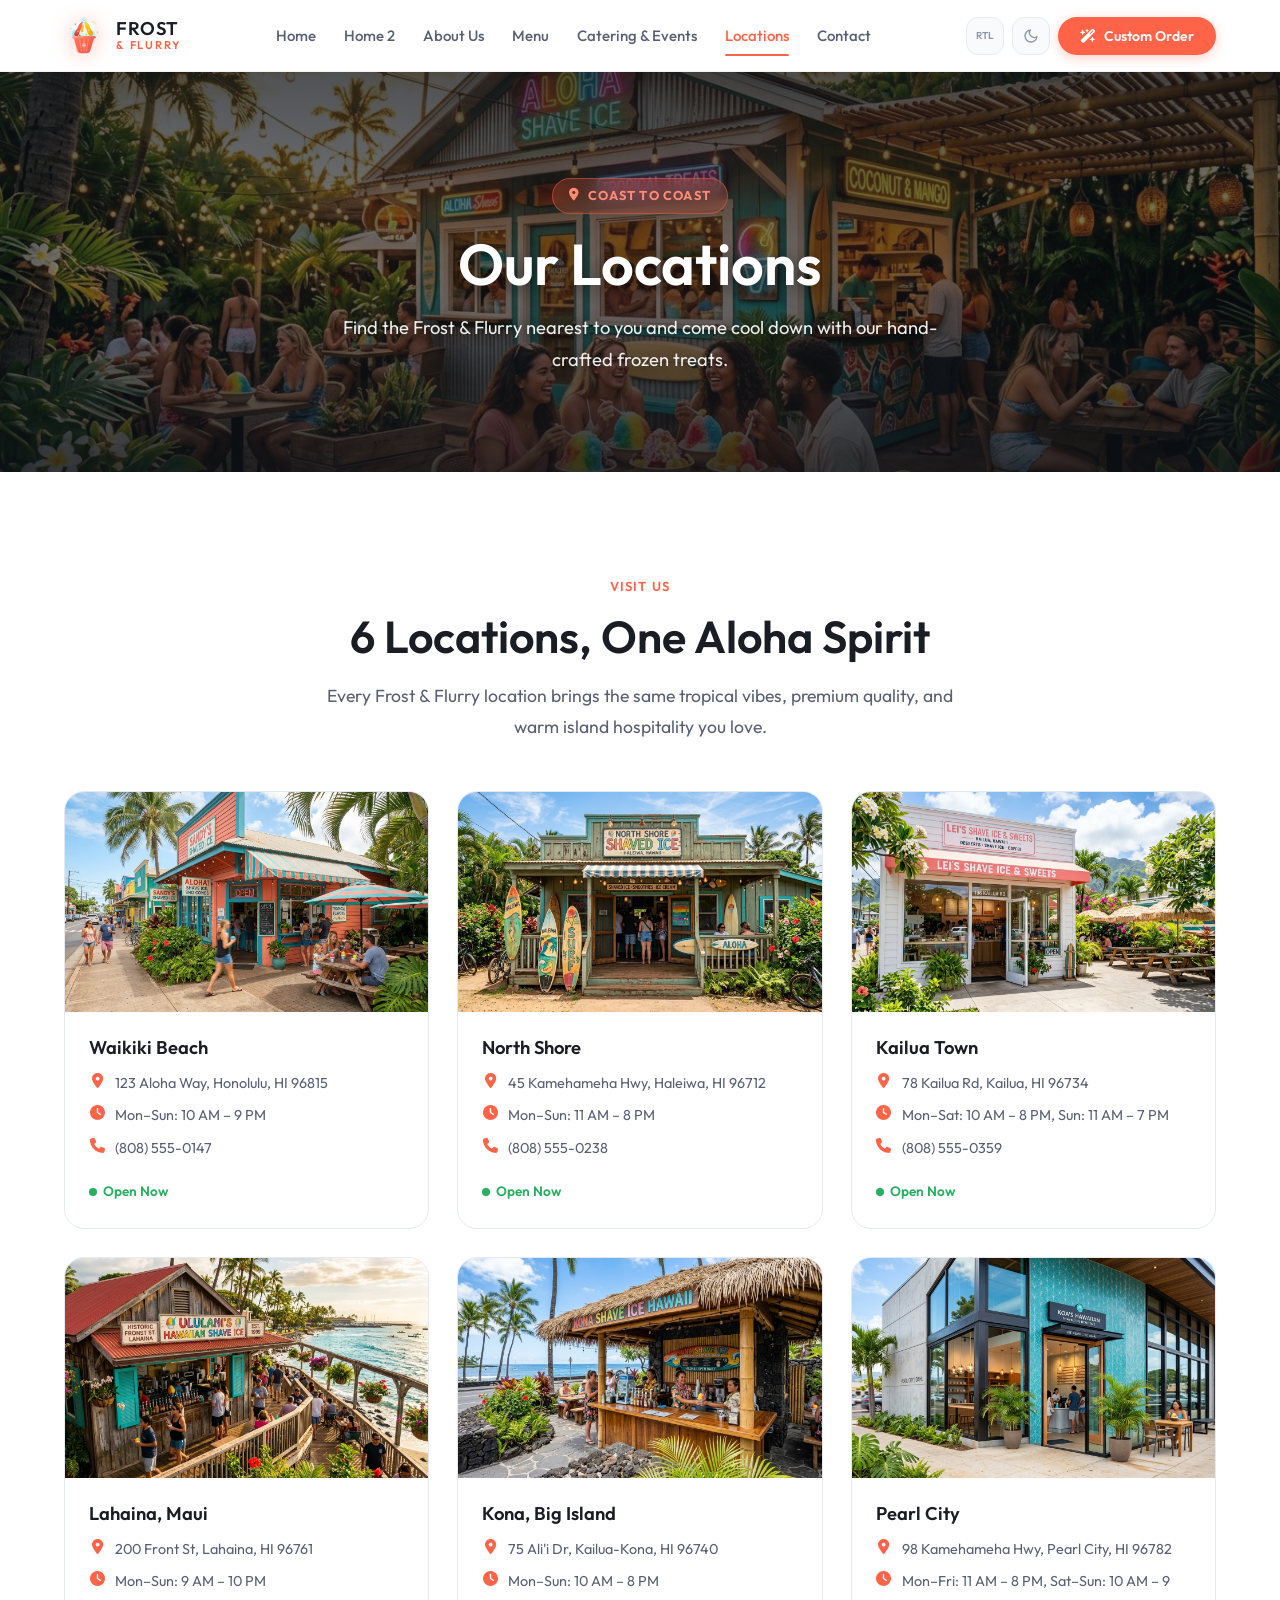
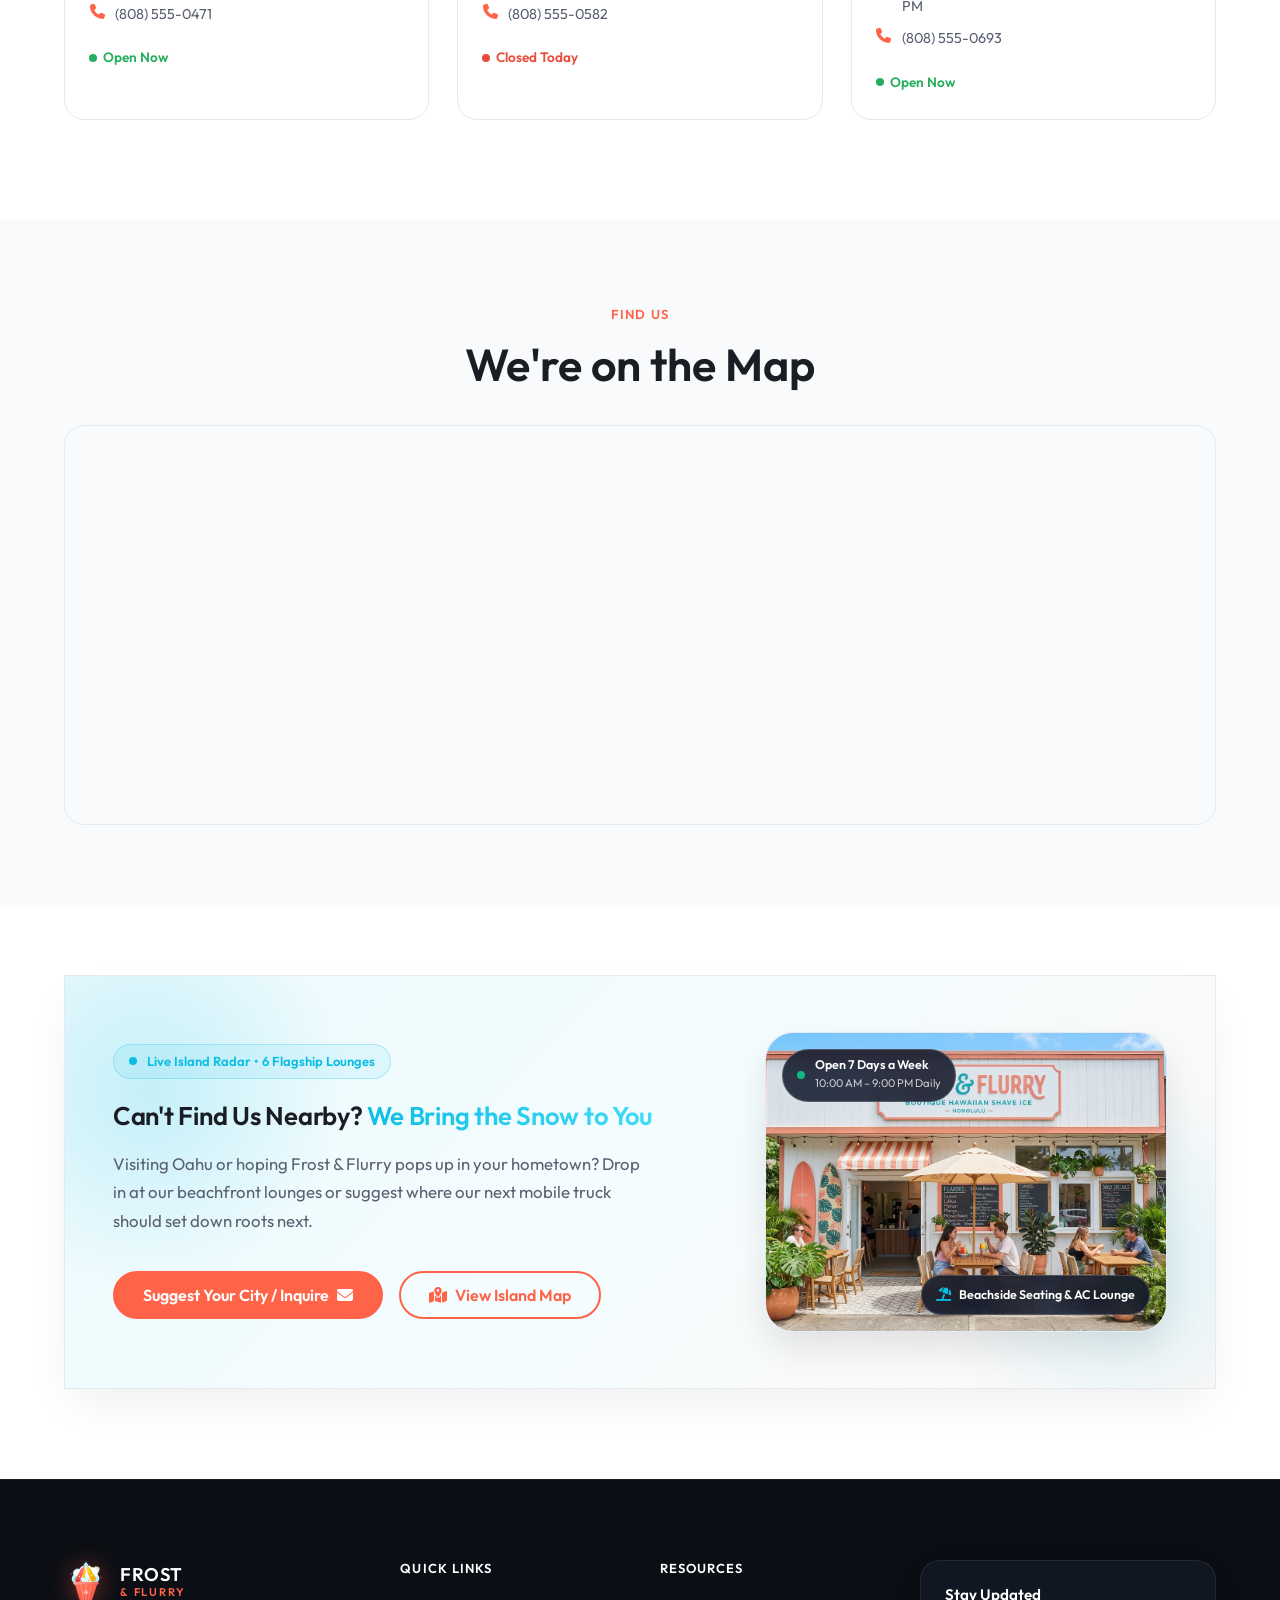
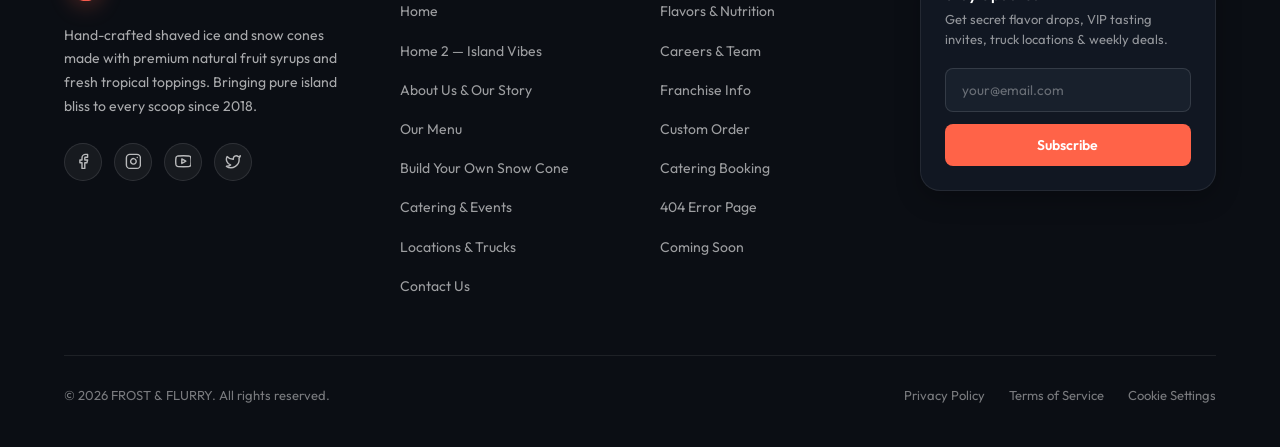
<file: locations.html>
<!DOCTYPE html>
<html lang="en">
<head>
    <meta charset="UTF-8">
    <meta name="viewport" content="width=device-width, initial-scale=1.0">
    <meta name="description" content="Find a Frost & Flurry location near you. Visit our tropical shaved ice shops across 6 locations — hours, directions, and contact info for each store.">
    <title>Locations — Frost & Flurry</title>
    <link rel="icon" href="favicon.svg" type="image/svg+xml">
    <link rel="stylesheet" href="style.css">
    <link rel="stylesheet" href="https://cdnjs.cloudflare.com/ajax/libs/font-awesome/6.5.0/css/all.min.css">
    <script src="components.js" defer></script>
</head>
<body>
    <!-- Navbar -->
    <div id="navbar-placeholder"></div>

    <!-- Locations Hero -->
    <section class="locations-hero" id="locations-hero">
        <div class="hero-banner-bg">
            <img src="assets/images/banner-locations.jpg" alt="Frost & Flurry Shop Locations" loading="eager">
        </div>
        <div class="container hero-banner-content fade-up">
            <span class="hero-banner-badge"><i class="fas fa-map-marker-alt" aria-hidden="true"></i> Coast to Coast</span>
            <h1>Our Locations</h1>
            <p>Find the Frost & Flurry nearest to you and come cool down with our hand-crafted frozen treats.</p>
        </div>
    </section>

    <!-- Locations Grid -->
    <section class="locations-section" id="locations-list">
        <div class="container">
            <div class="text-center fade-up" style="margin-bottom:48px;">
                <span class="section-label">Visit Us</span>
                <h2 class="section-title">6 Locations, One Aloha Spirit</h2>
                <p class="section-subtitle">Every Frost & Flurry location brings the same tropical vibes, premium quality, and warm island hospitality you love.</p>
            </div>
            <div class="locations-grid stagger">
                <!-- Location 1 -->
                <div class="location-card fade-up">
                    <div class="location-card-img">
                        <img src="assets/images/location-storefront.jpg" alt="Waikiki Beach store">
                    </div>
                    <div class="location-card-body">
                        <h3>Waikiki Beach</h3>
                        <div class="location-detail">
                            <i class="fa-solid fa-location-dot"></i>
                            <span>123 Aloha Way, Honolulu, HI 96815</span>
                        </div>
                        <div class="location-detail">
                            <i class="fa-solid fa-clock"></i>
                            <span>Mon–Sun: 10 AM – 9 PM</span>
                        </div>
                        <div class="location-detail">
                            <i class="fa-solid fa-phone"></i>
                            <span>(808) 555-0147</span>
                        </div>
                        <div class="location-status status-open">
                            <span class="status-dot"></span> Open Now
                        </div>
                    </div>
                </div>
                <!-- Location 2 -->
                <div class="location-card fade-up">
                    <div class="location-card-img">
                        <img src="assets/images/loc-north-shore.jpg" alt="North Shore Haleiwa Shaved Ice Shop" loading="lazy">
                    </div>
                    <div class="location-card-body">
                        <h3>North Shore</h3>
                        <div class="location-detail">
                            <i class="fa-solid fa-location-dot"></i>
                            <span>45 Kamehameha Hwy, Haleiwa, HI 96712</span>
                        </div>
                        <div class="location-detail">
                            <i class="fa-solid fa-clock"></i>
                            <span>Mon–Sun: 11 AM – 8 PM</span>
                        </div>
                        <div class="location-detail">
                            <i class="fa-solid fa-phone"></i>
                            <span>(808) 555-0238</span>
                        </div>
                        <div class="location-status status-open">
                            <span class="status-dot"></span> Open Now
                        </div>
                    </div>
                </div>
                <!-- Location 3 -->
                <div class="location-card fade-up">
                    <div class="location-card-img">
                        <img src="assets/images/loc-kailua-town.jpg" alt="Kailua Town Beachside Dessert Cafe" loading="lazy">
                    </div>
                    <div class="location-card-body">
                        <h3>Kailua Town</h3>
                        <div class="location-detail">
                            <i class="fa-solid fa-location-dot"></i>
                            <span>78 Kailua Rd, Kailua, HI 96734</span>
                        </div>
                        <div class="location-detail">
                            <i class="fa-solid fa-clock"></i>
                            <span>Mon–Sat: 10 AM – 8 PM, Sun: 11 AM – 7 PM</span>
                        </div>
                        <div class="location-detail">
                            <i class="fa-solid fa-phone"></i>
                            <span>(808) 555-0359</span>
                        </div>
                        <div class="location-status status-open">
                            <span class="status-dot"></span> Open Now
                        </div>
                    </div>
                </div>
                <!-- Location 4 -->
                <div class="location-card fade-up">
                    <div class="location-card-img">
                        <img src="assets/images/loc-lahaina-maui.jpg" alt="Lahaina Maui Oceanfront Boardwalk Store" loading="lazy">
                    </div>
                    <div class="location-card-body">
                        <h3>Lahaina, Maui</h3>
                        <div class="location-detail">
                            <i class="fa-solid fa-location-dot"></i>
                            <span>200 Front St, Lahaina, HI 96761</span>
                        </div>
                        <div class="location-detail">
                            <i class="fa-solid fa-clock"></i>
                            <span>Mon–Sun: 9 AM – 10 PM</span>
                        </div>
                        <div class="location-detail">
                            <i class="fa-solid fa-phone"></i>
                            <span>(808) 555-0471</span>
                        </div>
                        <div class="location-status status-open">
                            <span class="status-dot"></span> Open Now
                        </div>
                    </div>
                </div>
                <!-- Location 5 -->
                <div class="location-card fade-up">
                    <div class="location-card-img">
                        <img src="assets/images/loc-kona-coast.jpg" alt="Kona Big Island Open-Air Pavilion" loading="lazy">
                    </div>
                    <div class="location-card-body">
                        <h3>Kona, Big Island</h3>
                        <div class="location-detail">
                            <i class="fa-solid fa-location-dot"></i>
                            <span>75 Ali'i Dr, Kailua-Kona, HI 96740</span>
                        </div>
                        <div class="location-detail">
                            <i class="fa-solid fa-clock"></i>
                            <span>Mon–Sun: 10 AM – 8 PM</span>
                        </div>
                        <div class="location-detail">
                            <i class="fa-solid fa-phone"></i>
                            <span>(808) 555-0582</span>
                        </div>
                        <div class="location-status status-closed">
                            <span class="status-dot"></span> Closed Today
                        </div>
                    </div>
                </div>
                <!-- Location 6 -->
                <div class="location-card fade-up">
                    <div class="location-card-img">
                        <img src="assets/images/loc-pearl-city.jpg" alt="Pearl City Modern Boutique Parlor" loading="lazy">
                    </div>
                    <div class="location-card-body">
                        <h3>Pearl City</h3>
                        <div class="location-detail">
                            <i class="fa-solid fa-location-dot"></i>
                            <span>98 Kamehameha Hwy, Pearl City, HI 96782</span>
                        </div>
                        <div class="location-detail">
                            <i class="fa-solid fa-clock"></i>
                            <span>Mon–Fri: 11 AM – 8 PM, Sat–Sun: 10 AM – 9 PM</span>
                        </div>
                        <div class="location-detail">
                            <i class="fa-solid fa-phone"></i>
                            <span>(808) 555-0693</span>
                        </div>
                        <div class="location-status status-open">
                            <span class="status-dot"></span> Open Now
                        </div>
                    </div>
                </div>
            </div>
        </div>
    </section>

    <!-- Map Section -->
    <section class="map-section" id="map">
        <div class="container">
            <div class="text-center fade-up" style="margin-bottom:32px;">
                <span class="section-label">Find Us</span>
                <h2 class="section-title">We're on the Map</h2>
            </div>
            <div class="map-container fade-up">
                <iframe src="https://www.google.com/maps/embed?pb=!1m18!1m12!1m3!1d119674.63180895954!2d-157.92274655!3d21.4389123!2m3!1f0!2f0!3f0!3m2!1i1024!2i768!4f13.1!3m3!1m2!1s0x7c006d9c1f2e1a3d%3A0x1e3e9aa7f6a5e52b!2sHonolulu%2C%20HI!5e0!3m2!1sen!2sus!4v1690000000000!5m2!1sen!2sus" allowfullscreen="" loading="lazy" referrerpolicy="no-referrer-when-downgrade" title="Frost & Flurry locations map"></iframe>
            </div>
        </div>
    </section>

    <!-- ====== CTA: ISLAND ROUTE NAVIGATOR & CITY EXPANSION ====== -->
    <section class="cta-locations-radar-section" id="locations-cta">
        <div class="container">
            <div class="cta-radar-card fade-up">
                <!-- Ambient Cyan/Ocean Orbs -->
                <div class="cta-glow-orb cta-radar-glow cta-radar-glow-1"></div>
                <div class="cta-glow-orb cta-radar-glow cta-radar-glow-2"></div>

                <div class="cta-radar-grid">
                    <!-- Left: Navigator Details -->
                    <div class="cta-radar-content">
                        <div class="cta-radar-pill">
                            <span class="cta-radar-beacon"></span>
                            <span>Live Island Radar • 6 Flagship Lounges</span>
                        </div>
                        <h2 class="cta-radar-title">Can't Find Us Nearby? <span class="cta-radar-highlight">We Bring the Snow to You</span></h2>
                        <p class="cta-radar-desc">
                            Visiting Oahu or hoping Frost & Flurry pops up in your hometown? Drop in at our beachfront lounges or suggest where our next mobile truck should set down roots next.
                        </p>


                        <!-- CTA Actions -->
                        <div class="cta-radar-actions">
                            <a href="contact.html" class="btn btn-primary btn-lg">
                                <span>Suggest Your City / Inquire</span>
                                <i class="fa-solid fa-envelope"></i>
                            </a>
                            <a href="#map" class="btn btn-secondary btn-lg">
                                <i class="fa-solid fa-map-location-dot"></i>
                                <span>View Island Map</span>
                            </a>
                        </div>
                    </div>

                    <!-- Right: Storefront Frame -->
                    <div class="cta-radar-visual">
                        <div class="cta-radar-frame">
                            <img src="assets/images/locations-cta-storefront.jpg" alt="Frost and Flurry Island Storefront" class="cta-radar-img" loading="lazy">
                            <div class="cta-radar-badge-live">
                                <span class="badge-dot-live"></span>
                                <div>
                                    <strong>Open 7 Days a Week</strong>
                                    <small>10:00 AM – 9:00 PM Daily</small>
                                </div>
                            </div>
                            <div class="cta-radar-badge-perk">
                                <i class="fa-solid fa-umbrella-beach"></i>
                                <span>Beachside Seating & AC Lounge</span>
                            </div>
                        </div>
                    </div>
                </div>
            </div>
        </div>
    </section>

    <!-- Footer -->
    <div id="footer-placeholder"></div>
</body>
</html>
</file>
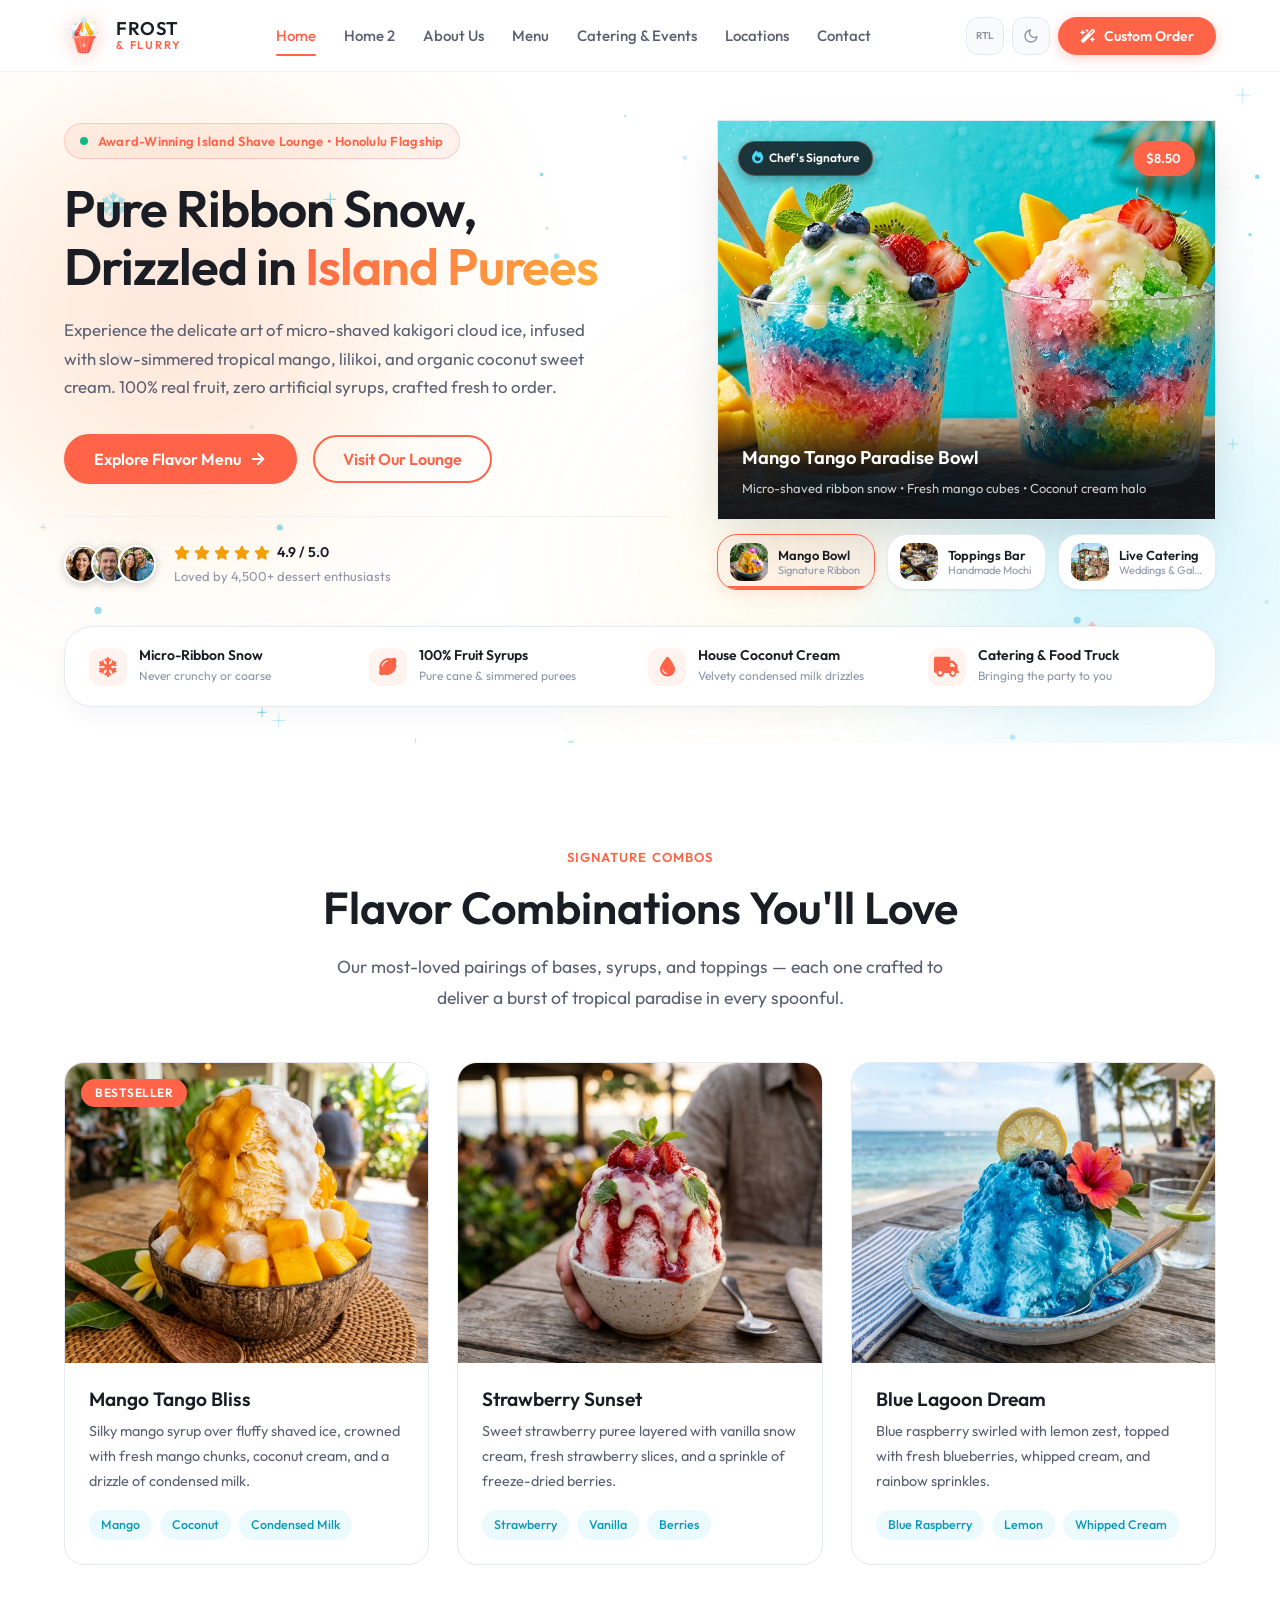
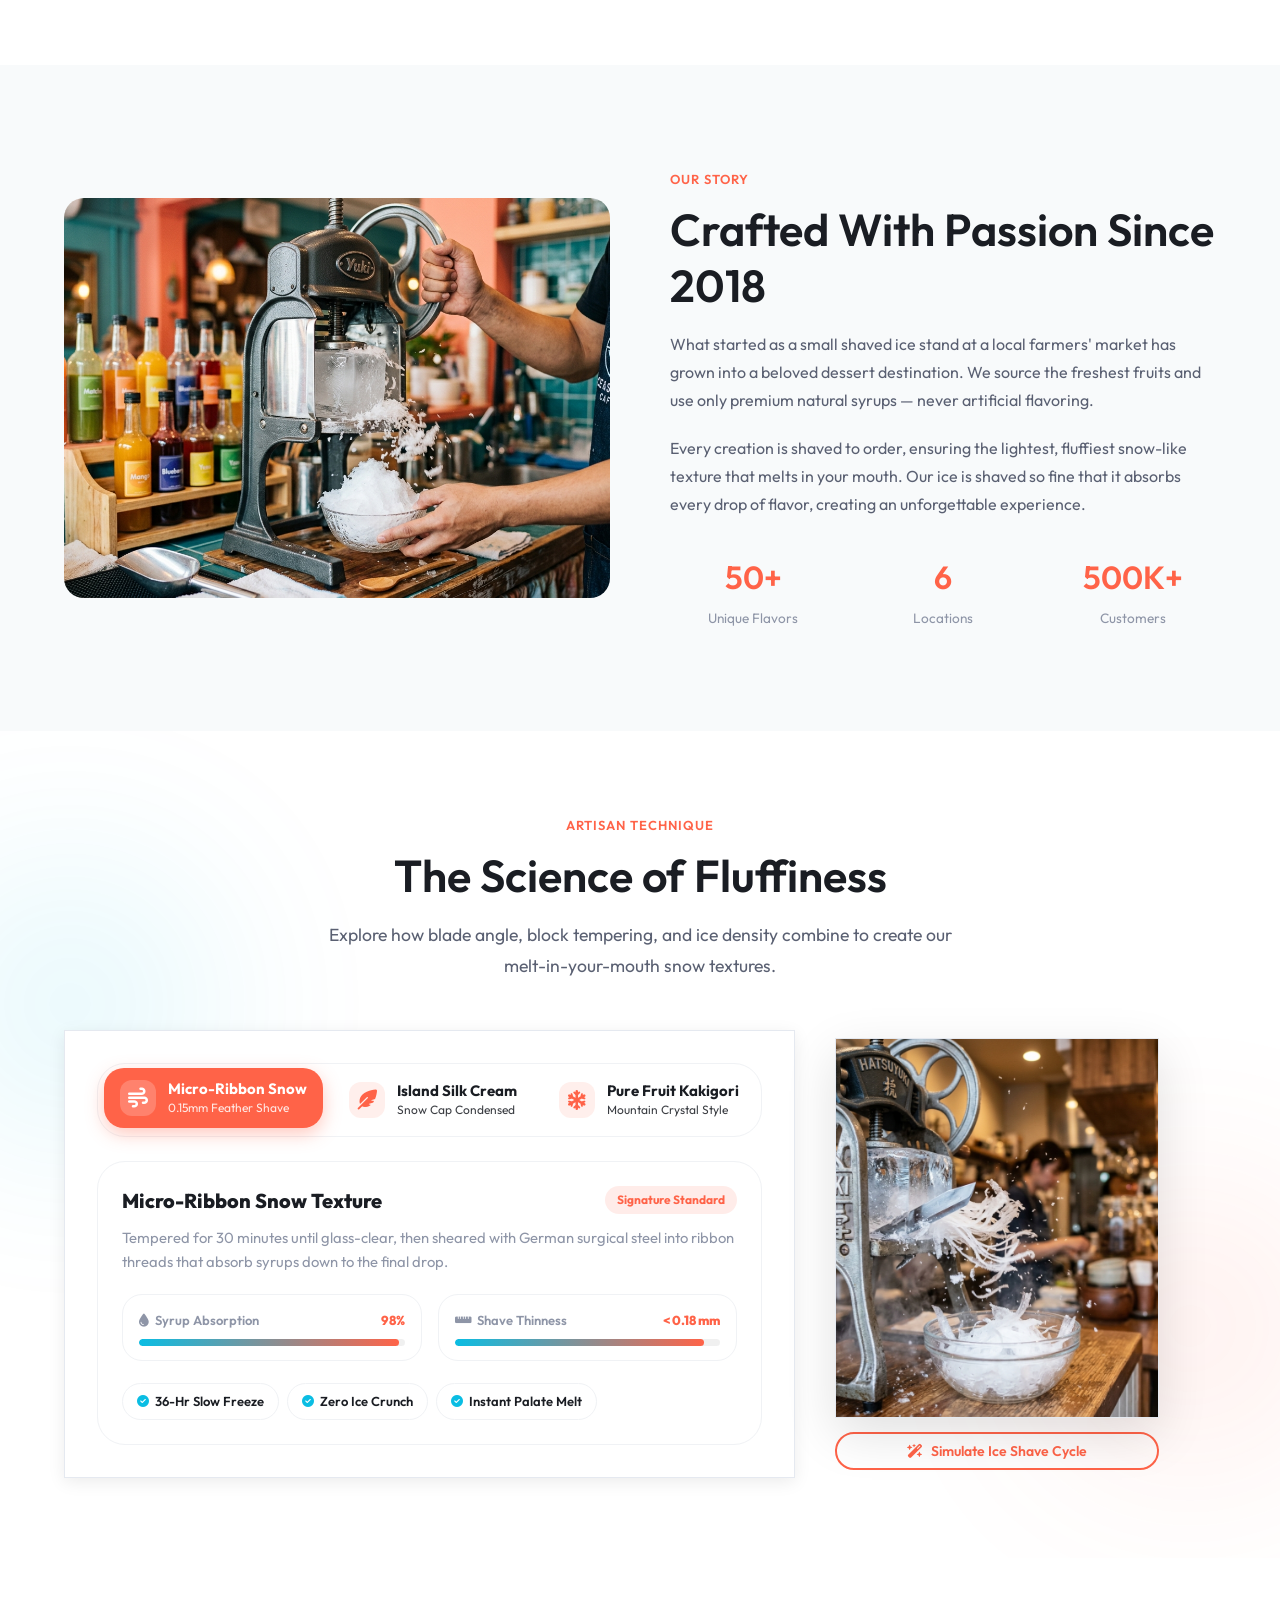
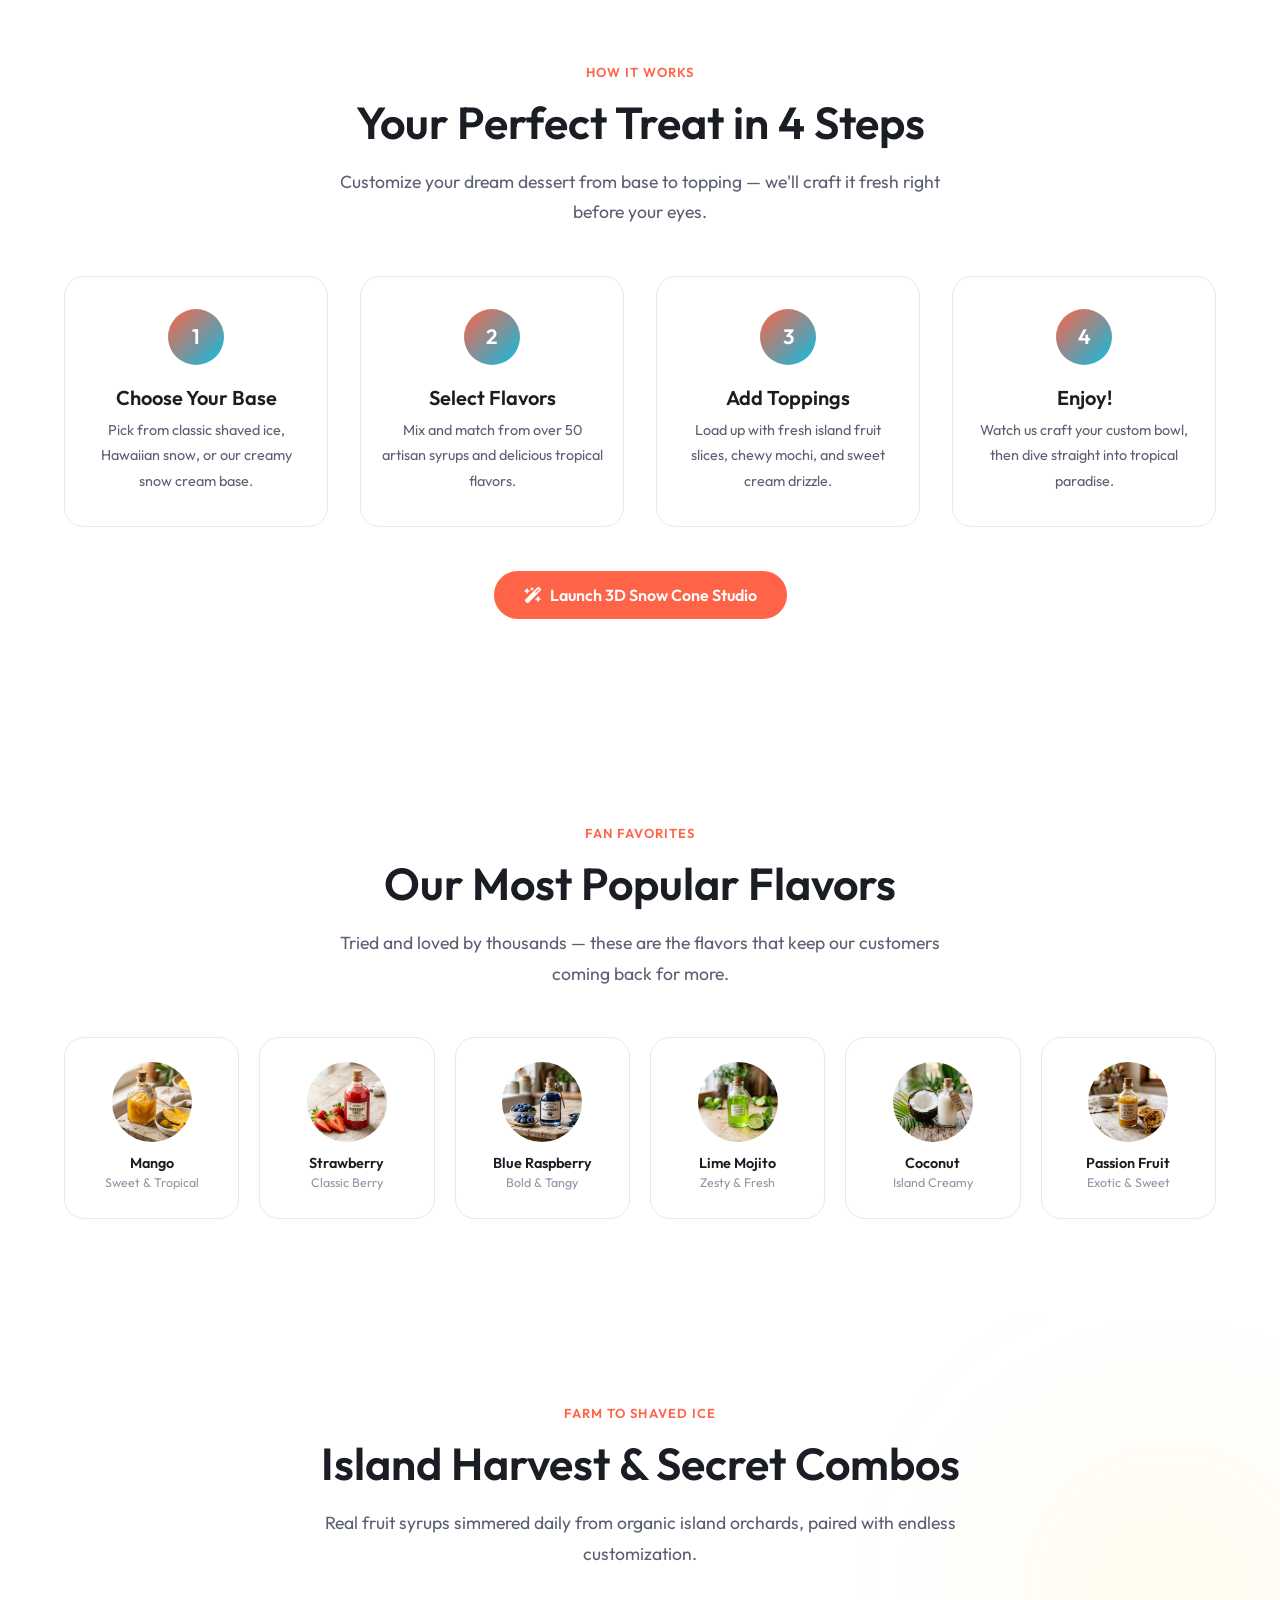
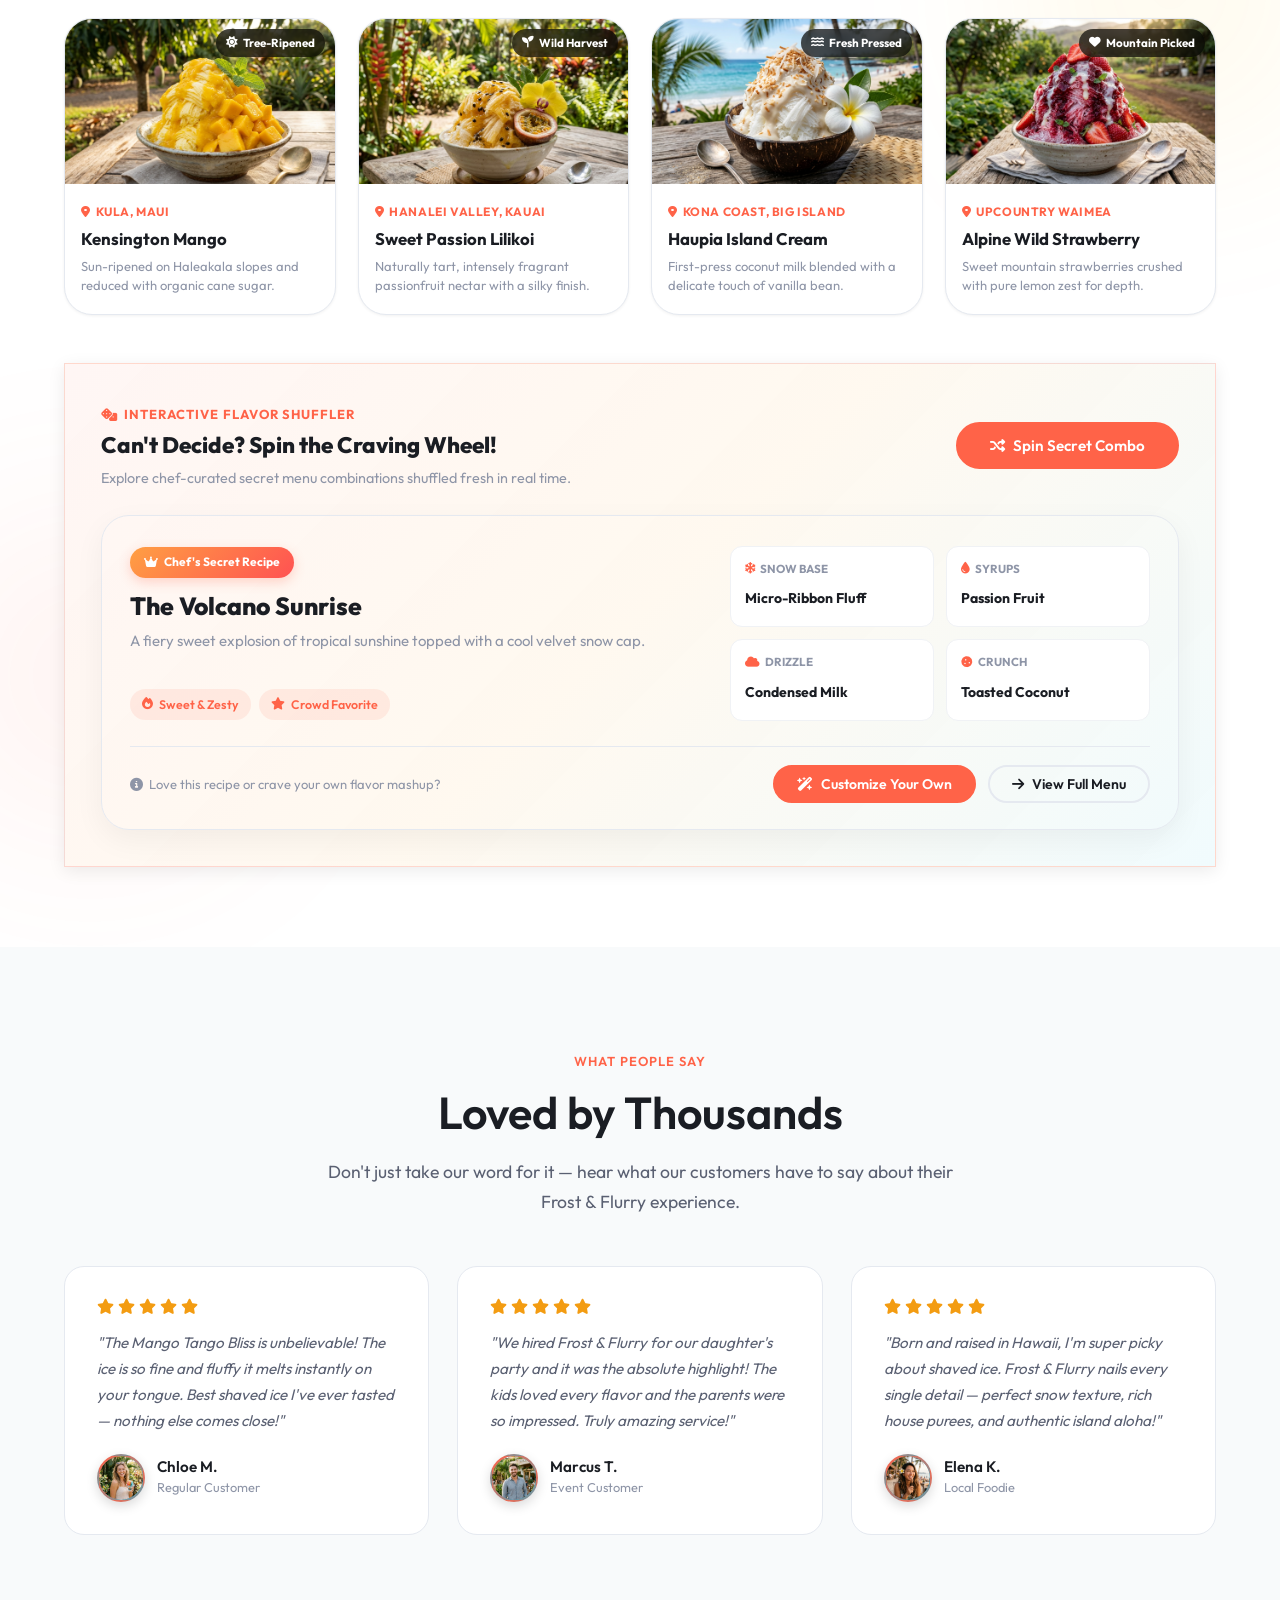
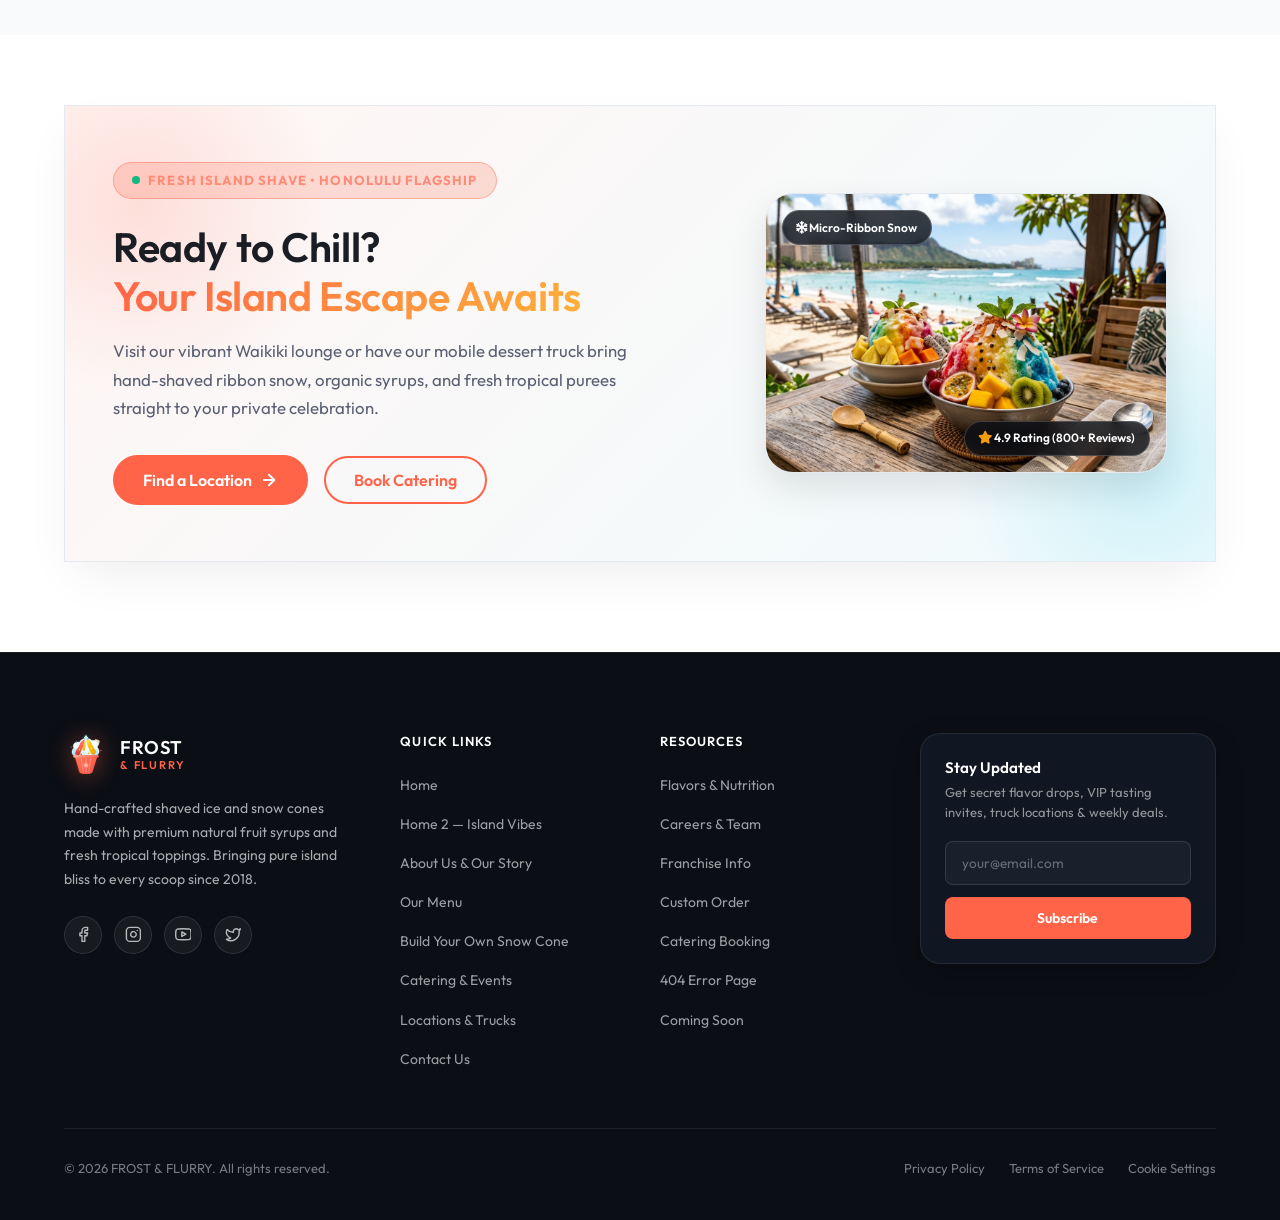
<file: login.html>
<!DOCTYPE html>
<html lang="en" id="root-html">
<head>
    <meta charset="UTF-8">
    <meta name="viewport" content="width=device-width, initial-scale=1.0">
    <meta http-equiv="refresh" content="0; url=index.html">
    <meta name="description" content="Frost & Flurry is open to all visitors without account registration. Explore our handcrafted shaved ice and desserts directly!">
    <title>Account Not Required | Frost & Flurry — Shaved Ice & Snow Cone Shop</title>
    <link rel="icon" type="image/svg+xml" href="favicon.svg">
    <link rel="stylesheet" href="style.css">
    <link rel="stylesheet" href="https://cdnjs.cloudflare.com/ajax/libs/font-awesome/6.5.0/css/all.min.css">
    <script>window.location.replace('index.html');</script>
</head>
<body class="fullscreen-page">

<!-- Top Bar -->
<div class="fullscreen-topbar">
    <a href="index.html" class="nav-logo" aria-label="Frost & Flurry Home">
        <svg width="44" height="44" style="filter:drop-shadow(0 2px 10px rgba(255, 99, 72, 0.35));flex-shrink:0;" xmlns="http://www.w3.org/2000/svg" viewBox="0 0 100 100" fill="none">
  <defs>
    <!-- Cup Gradient: Tropical Sunset Coral -->
    <linearGradient id="ffLogo-cup" x1="0%" y1="0%" x2="100%" y2="100%">
      <stop offset="0%" stop-color="#FF765E"/>
      <stop offset="50%" stop-color="#FF6348"/>
      <stop offset="100%" stop-color="#EE5253"/>
    </linearGradient>

    <!-- Cup Rim Highlight -->
    <linearGradient id="ffLogo-rim" x1="0%" y1="0%" x2="100%" y2="0%">
      <stop offset="0%" stop-color="#FFA08E"/>
      <stop offset="50%" stop-color="#FF765E"/>
      <stop offset="100%" stop-color="#EE5253"/>
    </linearGradient>

    <!-- Snow Mountain Base: Crisp Sub-Zero Gradient -->
    <linearGradient id="ffLogo-snow" x1="0%" y1="0%" x2="0%" y2="100%">
      <stop offset="0%" stop-color="#FFFFFF"/>
      <stop offset="50%" stop-color="#F2FDFF"/>
      <stop offset="85%" stop-color="#DCF8FC"/>
      <stop offset="100%" stop-color="#B2EBF2"/>
    </linearGradient>

    <!-- Mango Passion Syrup Gradient -->
    <linearGradient id="ffLogo-mango" x1="0%" y1="0%" x2="100%" y2="100%">
      <stop offset="0%" stop-color="#FFF066"/>
      <stop offset="35%" stop-color="#FFC312"/>
      <stop offset="100%" stop-color="#F39C12"/>
    </linearGradient>

    <!-- Strawberry Guava Syrup Gradient -->
    <linearGradient id="ffLogo-berry" x1="0%" y1="0%" x2="0%" y2="100%">
      <stop offset="0%" stop-color="#FF758C"/>
      <stop offset="50%" stop-color="#FF6348"/>
      <stop offset="100%" stop-color="#D63031"/>
    </linearGradient>

    <!-- Arctic Cyan Shadow -->
    <linearGradient id="ffLogo-cyan" x1="0%" y1="0%" x2="100%" y2="100%">
      <stop offset="0%" stop-color="#48DBFB"/>
      <stop offset="100%" stop-color="#0ABDE3"/>
    </linearGradient>

    <!-- Spoon Gradient -->
    <linearGradient id="ffLogo-spoon" x1="0%" y1="0%" x2="100%" y2="100%">
      <stop offset="0%" stop-color="#FFEAA7"/>
      <stop offset="100%" stop-color="#DFE6E9"/>
    </linearGradient>
  </defs>

  <!-- Bamboo Tasting Spoon (Angled Behind Snow) -->
  <g opacity="0.92">
    <path d="M68 18 C73 13, 80 15, 81 19 C82 23, 77 28, 72 31 L55 63 C53 66, 50 67, 48 65 C46 63, 47 60, 49 57 Z" fill="url(#ffLogo-spoon)"/>
    <ellipse cx="74" cy="23" rx="5" ry="7" transform="rotate(-36 74 23)" fill="#FFF9E6" opacity="0.75"/>
  </g>

  <!-- Main Shaved Ice Cloud Dome (Kakigori Mountain) -->
  <g>
    <!-- Base White Cloud Silhouette -->
    <path d="M26 53 C18 51, 15 41, 22 34 C18 26, 26 18, 35 21 C40 11, 56 9, 63 17 C71 15, 80 23, 76 33 C83 40, 80 50, 71 53 Z" fill="url(#ffLogo-snow)" stroke="#E0F7FA" stroke-width="0.75"/>

    <!-- Cyan Ambient Shadow Lobe on Left -->
    <path d="M26 53 C20 51, 17 43, 23 36 C27 33, 32 38, 32 45 C32 50, 29 52, 26 53 Z" fill="url(#ffLogo-cyan)" opacity="0.35"/>

    <!-- Cyan Ambient Shadow Lobe on Right -->
    <path d="M71 53 C77 51, 80 43, 74 36 C70 33, 65 38, 65 45 C65 50, 68 52, 71 53 Z" fill="url(#ffLogo-cyan)" opacity="0.25"/>

    <!-- Strawberry Sunset Drizzle (Left Cascading Wave) -->
    <path d="M48 14 C43 15, 37 20, 35 27 C33 33, 28 37, 26 43 C24 47, 28 51, 32 51 C35 51, 37 47, 38 43 C39 37, 44 33, 45 26 C45 20, 47 16, 48 14 Z" fill="url(#ffLogo-berry)"/>

    <!-- Mango Gold Drizzle (Right Cascading Wave) -->
    <path d="M51 13 C55 13, 61 18, 63 24 C65 31, 69 35, 72 40 C74 44, 71 49, 67 50 C63 50, 61 46, 59 42 C57 35, 53 31, 52 24 C51 19, 50 15, 51 13 Z" fill="url(#ffLogo-mango)"/>

    <!-- Sweet Cream Center Drizzle -->
    <path d="M47 18 C45 23, 44 28, 42 33 C40 38, 43 42, 46 41 C48 40, 48 35, 49 30 C50 25, 49 19, 47 18 Z" fill="url(#ffLogo-mango)" opacity="0.85"/>

    <!-- Syrup Drops & Sparkle Details -->
    <circle cx="39" cy="48" r="2.2" fill="url(#ffLogo-berry)"/>
    <circle cx="56" cy="46" r="2" fill="url(#ffLogo-mango)"/>
    <circle cx="35" cy="38" r="1.4" fill="#FFFFFF" opacity="0.85"/>
    <circle cx="62" cy="35" r="1.4" fill="#FFFFFF" opacity="0.85"/>
  </g>

  <!-- Artisan Dessert Cup (Foreground Base) -->
  <g>
    <!-- Cup Body -->
    <path d="M24 53 L35 88 C36 91, 40 93, 44 93 L56 93 C60 93, 64 91, 65 88 L76 53 Z" fill="url(#ffLogo-cup)"/>

    <!-- Cup Shadow Shading (Left Curvature) -->
    <path d="M24 53 L35 88 C36 91, 40 93, 44 93 L40 93 C36 93, 33 91, 32 88 L24 53 Z" fill="#D63031" opacity="0.32"/>

    <!-- Fluted Relief Stripes -->
    <path d="M39 57 L44 89" stroke="#FFFFFF" stroke-width="1.8" stroke-linecap="round" opacity="0.35"/>
    <path d="M50 57 L50 89" stroke="#FFFFFF" stroke-width="1.8" stroke-linecap="round" opacity="0.45"/>
    <path d="M61 57 L56 89" stroke="#FFFFFF" stroke-width="1.8" stroke-linecap="round" opacity="0.35"/>

    <!-- Cup Rim Collar -->
    <rect x="21" y="50" width="58" height="6" rx="3" fill="url(#ffLogo-rim)"/>
    <line x1="24" y1="52" x2="76" y2="52" stroke="#FFFFFF" stroke-width="1" stroke-linecap="round" opacity="0.5"/>

    <!-- Wave Emblem on Cup Center -->
    <circle cx="50" cy="73" r="6" fill="#FFFFFF" opacity="0.22"/>
    <path d="M46.5 74 Q50 69.5, 53.5 74" stroke="#FFFFFF" stroke-width="1.6" stroke-linecap="round" fill="none" opacity="0.95"/>
  </g>

  <!-- Pinnacle Frost Star & Snow Flurry Crystals -->
  <g>
    <!-- Main 4-Point Frost Star at Summit -->
    <path d="M50 3 Q50 9, 45 11 Q50 13, 50 19 Q50 13, 55 11 Q50 9, 50 3 Z" fill="#FFFFFF" filter="drop-shadow(0 0 2px #0ABDE3)"/>
    <circle cx="50" cy="11" r="1.3" fill="#0ABDE3"/>

    <!-- Secondary Sparkles -->
    <path d="M28 17 Q28 19.5, 26 20.5 Q28 21.5, 28 24 Q28 21.5, 30 20.5 Q28 19.5, 28 17 Z" fill="#0ABDE3" opacity="0.9"/>
    <circle cx="72" cy="15" r="1.4" fill="#FFC312"/>
    <circle cx="16" cy="32" r="1.2" fill="#48DBFB"/>
    <circle cx="84" cy="40" r="1.3" fill="#FF765E"/>
  </g>
</svg>
        <div class="nav-logo-text">
            <span class="brand-top">FROST</span>
            <span class="brand-bottom">& Flurry</span>
        </div>
    </a>
    <div style="display:flex;gap:0.5rem;">
        <button onclick="toggleDir()" class="auth-toggle-btn" title="Toggle Direction" aria-label="Toggle direction">
            <span class="dir-label" style="font-size:0.625rem;font-weight:600;">LTR</span>
        </button>
        <button onclick="toggleTheme()" class="auth-toggle-btn" title="Toggle Theme" aria-label="Toggle dark mode">
            <span class="theme-icon-wrap"><svg xmlns="http://www.w3.org/2000/svg" width="16" height="16" viewBox="0 0 24 24" fill="none" stroke="currentColor" stroke-width="2" stroke-linecap="round" stroke-linejoin="round"><path d="M21 12.79A9 9 0 1 1 11.21 3 7 7 0 0 0 21 12.79z"/></svg></span>
        </button>
    </div>
</div>

<!-- Content -->
<div class="fullscreen-content">
    <div style="position:relative;max-width:540px;width:100%;margin:0 auto;text-align:center;">
        <div class="section-label" style="justify-content:center;margin-bottom:1rem;">
            <i class="fa-solid fa-circle-check"></i>
            No Login Needed
        </div>
        <h1 class="coming-title" style="margin-bottom:1rem;">Account Not Required</h1>
        <p class="coming-desc" style="margin-bottom:2rem;">
            Frost & Flurry is open to all visitors without account sign in or registration. All flavor menus, shaved ice options, store locations, and catering inquiries are freely accessible.
        </p>
        <div style="display:flex;gap:0.75rem;justify-content:center;flex-wrap:wrap;">
            <a href="index.html" class="btn btn-secondary btn-lg"><i class="fa-solid fa-house"></i> Return to Homepage</a>
            <a href="build-your-own.html" class="btn btn-primary btn-lg nav-cta-btn"><i class="fa-solid fa-wand-magic-sparkles"></i> Custom Order</a>
        </div>
    </div>
</div>

<script src="components.js"></script>
<script>
    document.addEventListener('DOMContentLoaded', function() {
        initAuthPage();
    });
</script>
</body>
</html>
</file>
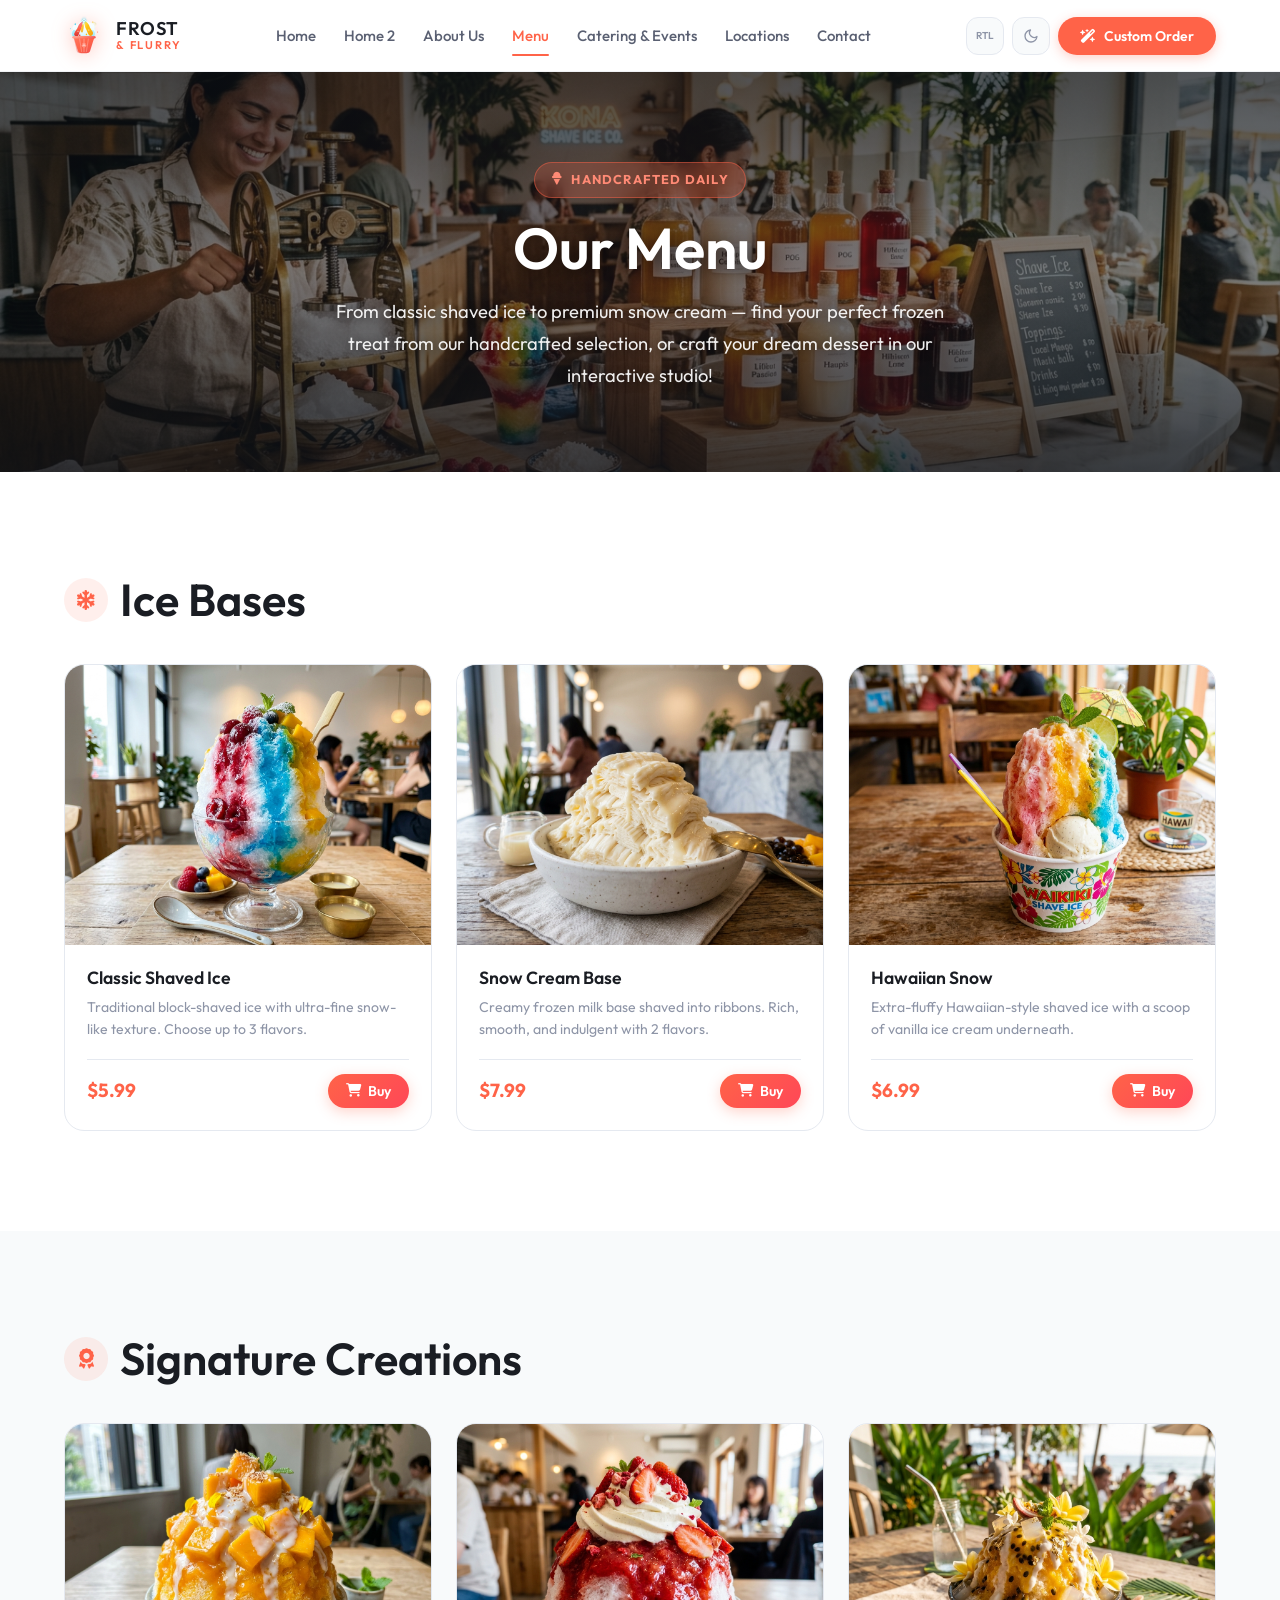
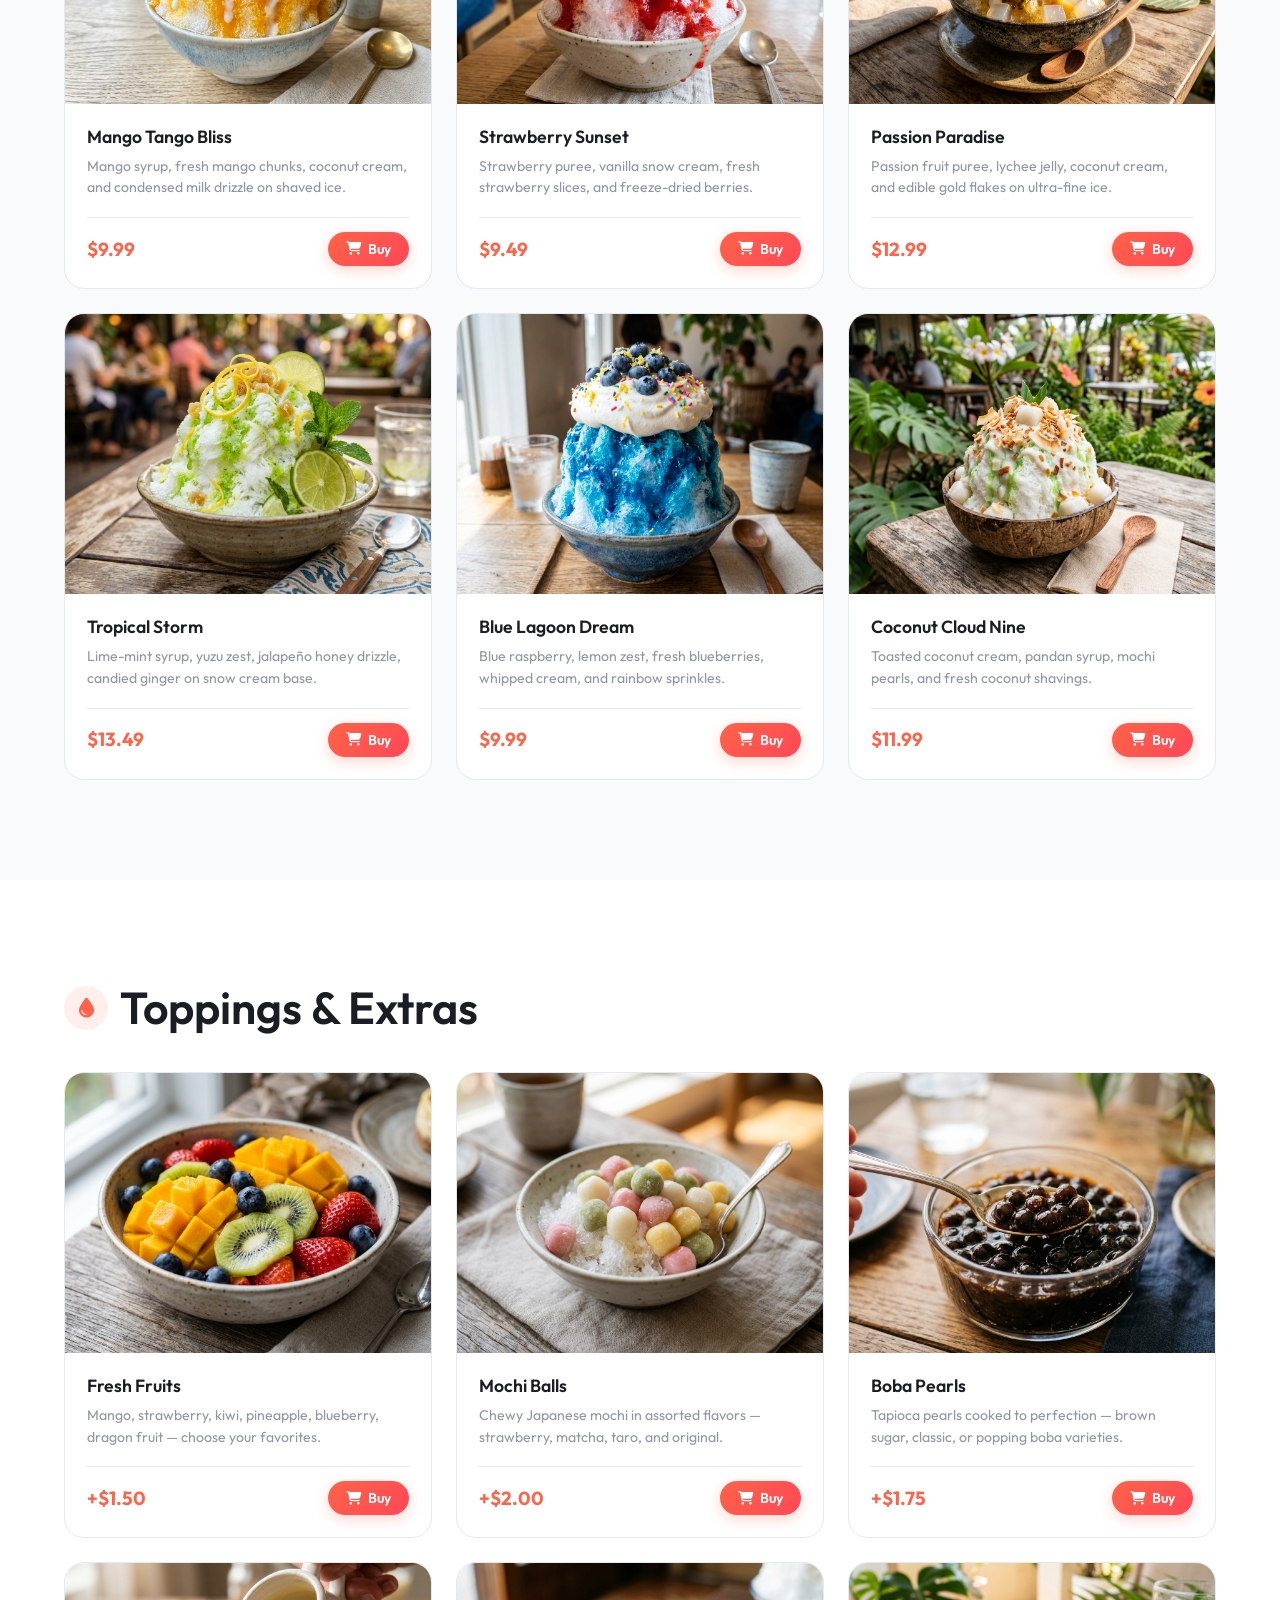
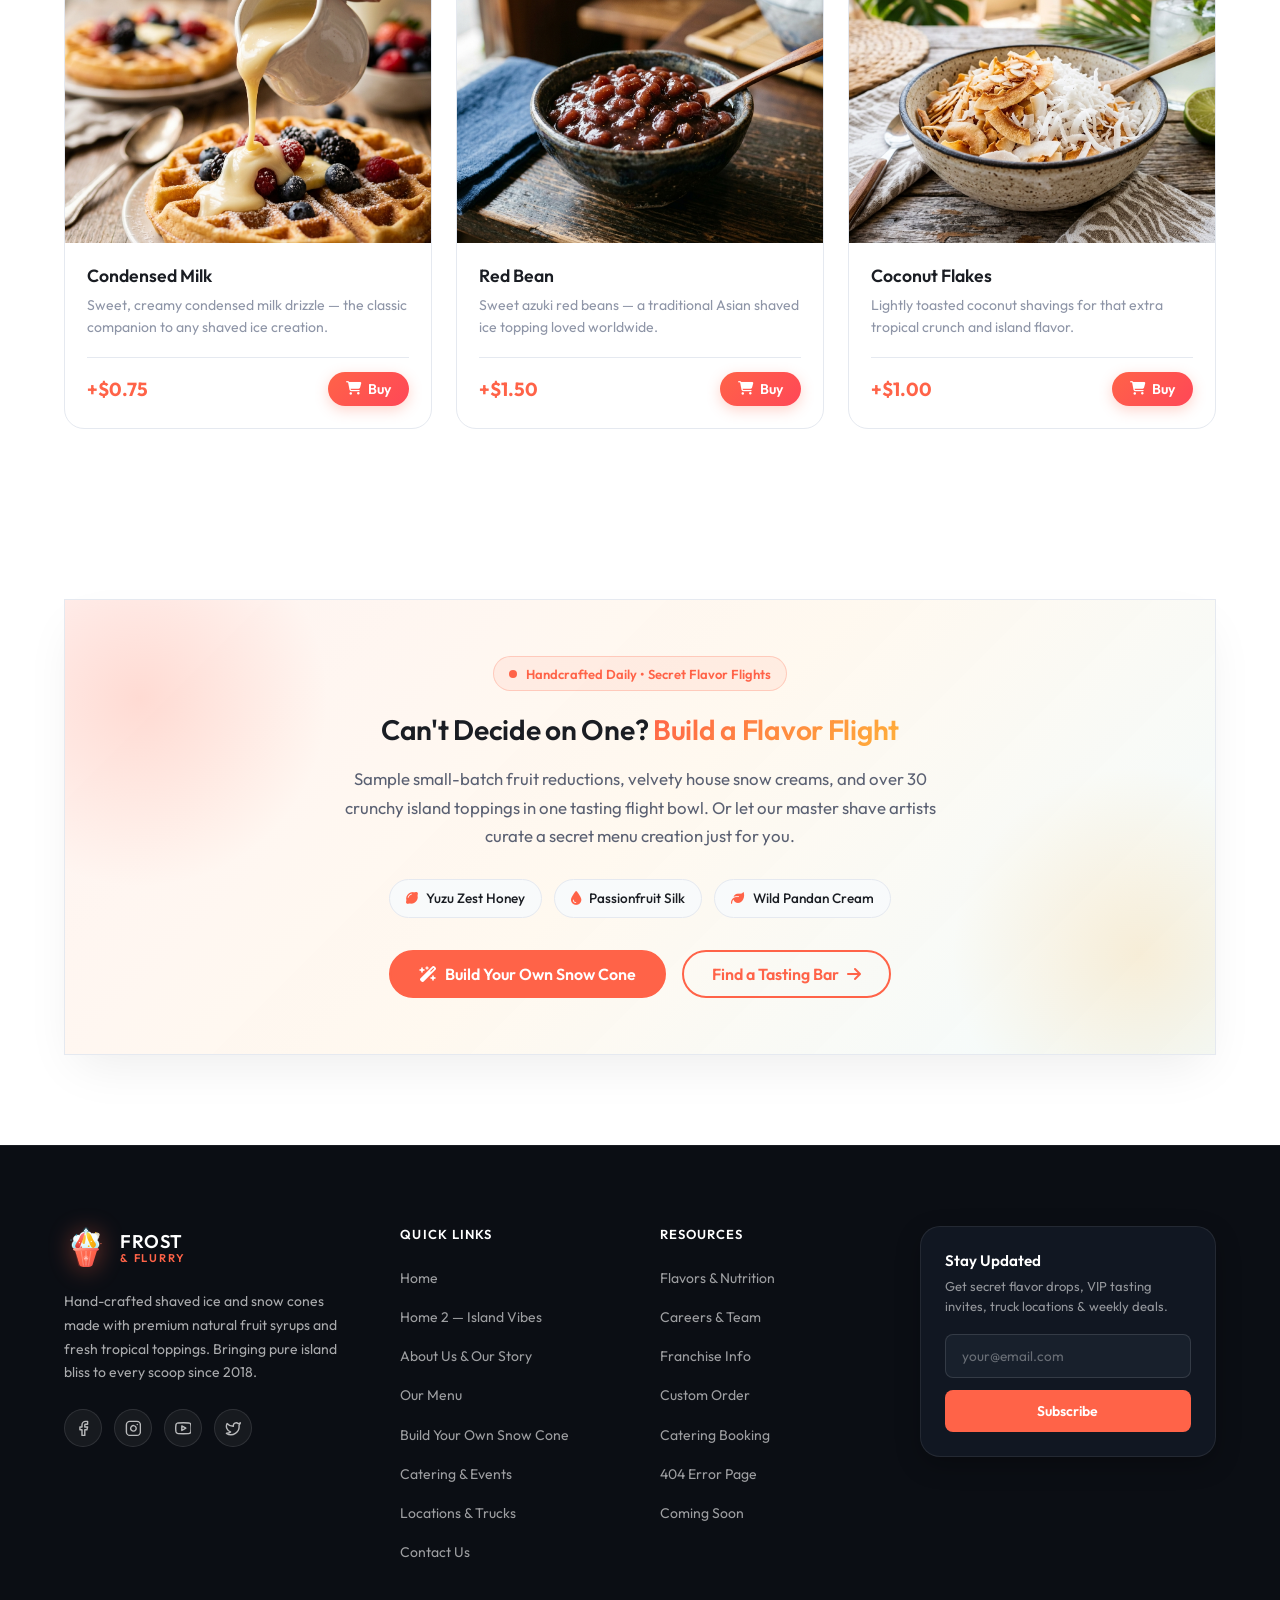
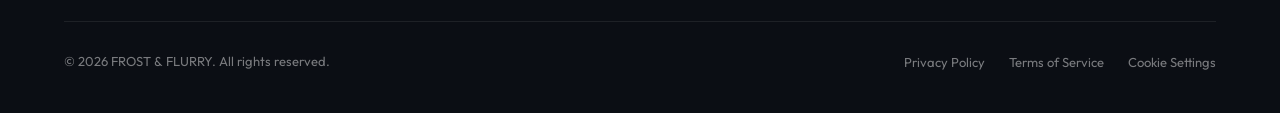
<file: menu.html>
<!DOCTYPE html>
<html lang="en">
<head>
    <meta charset="UTF-8">
    <meta name="viewport" content="width=device-width, initial-scale=1.0">
    <meta name="description" content="Explore the full Frost & Flurry menu — shaved ice bases, snow cones, premium syrups, and over 30 fresh toppings. Find your perfect frozen treat.">
    <title>Menu — Frost & Flurry</title>
    <link rel="icon" href="favicon.svg" type="image/svg+xml">
    <link rel="stylesheet" href="style.css">
    <link rel="stylesheet" href="https://cdnjs.cloudflare.com/ajax/libs/font-awesome/6.5.0/css/all.min.css">
    <script src="components.js" defer></script>
</head>
<body>
    <!-- Navbar -->
    <div id="navbar-placeholder"></div>

    <!-- Menu Hero -->
    <section class="menu-hero" id="menu-hero">
        <div class="hero-banner-bg">
            <img src="assets/images/banner-menu.jpg" alt="Artisan Shaved Ice & Dessert Menu" loading="eager">
        </div>
        <div class="container hero-banner-content fade-up">
            <span class="hero-banner-badge"><i class="fas fa-ice-cream" aria-hidden="true"></i> Handcrafted Daily</span>
            <h1>Our Menu</h1>
            <p>From classic shaved ice to premium snow cream — find your perfect frozen treat from our handcrafted selection, or craft your dream dessert in our interactive studio!</p>

        </div>
    </section>

    <!-- Bases Section -->
    <section class="menu-section" id="menu-bases">
        <div class="container">
            <div class="menu-category-title fade-up">
                <div class="icon-circle">
                    <i class="fa-solid fa-snowflake"></i>
                </div>
                <h2>Ice Bases</h2>
            </div>
            <div class="menu-grid stagger">
                <div class="menu-item fade-up">
                    <div class="menu-item-img">
                        <img src="assets/images/base-classic-shaved-ice.jpg" alt="Classic Shaved Ice">
                    </div>
                    <div class="menu-item-body">
                        <div class="menu-item-header">
                            <h4>Classic Shaved Ice</h4>
                        </div>
                        <p>Traditional block-shaved ice with ultra-fine snow-like texture. Choose up to 3 flavors.</p>
                        <div class="menu-item-footer">
                            <span class="menu-item-price">$5.99</span>
                            <button class="creation-buy-btn" data-name="Classic Shaved Ice" data-price="$5.99" aria-label="Buy Classic Shaved Ice">
                                <i class="fa-solid fa-cart-shopping"></i> Buy
                            </button>
                        </div>
                    </div>
                </div>
                <div class="menu-item fade-up">
                    <div class="menu-item-img">
                        <img src="assets/images/base-snow-cream.jpg" alt="Snow Cream">
                    </div>
                    <div class="menu-item-body">
                        <div class="menu-item-header">
                            <h4>Snow Cream Base</h4>
                        </div>
                        <p>Creamy frozen milk base shaved into ribbons. Rich, smooth, and indulgent with 2 flavors.</p>
                        <div class="menu-item-footer">
                            <span class="menu-item-price">$7.99</span>
                            <button class="creation-buy-btn" data-name="Snow Cream Base" data-price="$7.99" aria-label="Buy Snow Cream Base">
                                <i class="fa-solid fa-cart-shopping"></i> Buy
                            </button>
                        </div>
                    </div>
                </div>
                <div class="menu-item fade-up">
                    <div class="menu-item-img">
                        <img src="assets/images/base-hawaiian-snow.jpg" alt="Hawaiian Snow">
                    </div>
                    <div class="menu-item-body">
                        <div class="menu-item-header">
                            <h4>Hawaiian Snow</h4>
                        </div>
                        <p>Extra-fluffy Hawaiian-style shaved ice with a scoop of vanilla ice cream underneath.</p>
                        <div class="menu-item-footer">
                            <span class="menu-item-price">$6.99</span>
                            <button class="creation-buy-btn" data-name="Hawaiian Snow" data-price="$6.99" aria-label="Buy Hawaiian Snow">
                                <i class="fa-solid fa-cart-shopping"></i> Buy
                            </button>
                        </div>
                    </div>
                </div>
            </div>
        </div>
    </section>

    <!-- Signature Flavors Section -->
    <section class="menu-section" id="menu-signatures">
        <div class="container">
            <div class="menu-category-title fade-up">
                <div class="icon-circle">
                    <i class="fa-solid fa-award"></i>
                </div>
                <h2>Signature Creations</h2>
            </div>
            <div class="menu-grid stagger">
                <div class="menu-item fade-up">
                    <div class="menu-item-img">
                        <img src="assets/images/sig-mango-tango.jpg" alt="Mango Tango Bliss">
                    </div>
                    <div class="menu-item-body">
                        <div class="menu-item-header">
                            <h4>Mango Tango Bliss</h4>
                        </div>
                        <p>Mango syrup, fresh mango chunks, coconut cream, and condensed milk drizzle on shaved ice.</p>
                        <div class="menu-item-footer">
                            <span class="menu-item-price">$9.99</span>
                            <button class="creation-buy-btn" data-name="Mango Tango Bliss" data-price="$9.99" aria-label="Buy Mango Tango Bliss">
                                <i class="fa-solid fa-cart-shopping"></i> Buy
                            </button>
                        </div>
                    </div>
                </div>
                <div class="menu-item fade-up">
                    <div class="menu-item-img">
                        <img src="assets/images/sig-strawberry-sunset.jpg" alt="Strawberry Sunset">
                    </div>
                    <div class="menu-item-body">
                        <div class="menu-item-header">
                            <h4>Strawberry Sunset</h4>
                        </div>
                        <p>Strawberry puree, vanilla snow cream, fresh strawberry slices, and freeze-dried berries.</p>
                        <div class="menu-item-footer">
                            <span class="menu-item-price">$9.49</span>
                            <button class="creation-buy-btn" data-name="Strawberry Sunset" data-price="$9.49" aria-label="Buy Strawberry Sunset">
                                <i class="fa-solid fa-cart-shopping"></i> Buy
                            </button>
                        </div>
                    </div>
                </div>
                <div class="menu-item fade-up">
                    <div class="menu-item-img">
                        <img src="assets/images/sig-passion-paradise.jpg" alt="Passion Paradise">
                    </div>
                    <div class="menu-item-body">
                        <div class="menu-item-header">
                            <h4>Passion Paradise</h4>
                        </div>
                        <p>Passion fruit puree, lychee jelly, coconut cream, and edible gold flakes on ultra-fine ice.</p>
                        <div class="menu-item-footer">
                            <span class="menu-item-price">$12.99</span>
                            <button class="creation-buy-btn" data-name="Passion Paradise" data-price="$12.99" aria-label="Buy Passion Paradise">
                                <i class="fa-solid fa-cart-shopping"></i> Buy
                            </button>
                        </div>
                    </div>
                </div>
                <div class="menu-item fade-up">
                    <div class="menu-item-img">
                        <img src="assets/images/sig-tropical-storm.jpg" alt="Tropical Storm">
                    </div>
                    <div class="menu-item-body">
                        <div class="menu-item-header">
                            <h4>Tropical Storm</h4>
                        </div>
                        <p>Lime-mint syrup, yuzu zest, jalapeño honey drizzle, candied ginger on snow cream base.</p>
                        <div class="menu-item-footer">
                            <span class="menu-item-price">$13.49</span>
                            <button class="creation-buy-btn" data-name="Tropical Storm" data-price="$13.49" aria-label="Buy Tropical Storm">
                                <i class="fa-solid fa-cart-shopping"></i> Buy
                            </button>
                        </div>
                    </div>
                </div>
                <div class="menu-item fade-up">
                    <div class="menu-item-img">
                        <img src="assets/images/sig-blue-lagoon.jpg" alt="Blue Lagoon Dream">
                    </div>
                    <div class="menu-item-body">
                        <div class="menu-item-header">
                            <h4>Blue Lagoon Dream</h4>
                        </div>
                        <p>Blue raspberry, lemon zest, fresh blueberries, whipped cream, and rainbow sprinkles.</p>
                        <div class="menu-item-footer">
                            <span class="menu-item-price">$9.99</span>
                            <button class="creation-buy-btn" data-name="Blue Lagoon Dream" data-price="$9.99" aria-label="Buy Blue Lagoon Dream">
                                <i class="fa-solid fa-cart-shopping"></i> Buy
                            </button>
                        </div>
                    </div>
                </div>
                <div class="menu-item fade-up">
                    <div class="menu-item-img">
                        <img src="assets/images/sig-coconut-cloud.jpg" alt="Coconut Cloud Nine">
                    </div>
                    <div class="menu-item-body">
                        <div class="menu-item-header">
                            <h4>Coconut Cloud Nine</h4>
                        </div>
                        <p>Toasted coconut cream, pandan syrup, mochi pearls, and fresh coconut shavings.</p>
                        <div class="menu-item-footer">
                            <span class="menu-item-price">$11.99</span>
                            <button class="creation-buy-btn" data-name="Coconut Cloud Nine" data-price="$11.99" aria-label="Buy Coconut Cloud Nine">
                                <i class="fa-solid fa-cart-shopping"></i> Buy
                            </button>
                        </div>
                    </div>
                </div>
            </div>
        </div>
    </section>

    <!-- Toppings Section -->
    <section class="menu-section" id="menu-toppings">
        <div class="container">
            <div class="menu-category-title fade-up">
                <div class="icon-circle">
                    <i class="fa-solid fa-droplet"></i>
                </div>
                <h2>Toppings & Extras</h2>
            </div>
            <div class="menu-grid stagger">
                <div class="menu-item fade-up">
                    <div class="menu-item-img">
                        <img src="assets/images/topping-fresh-fruits.jpg" alt="Fresh Fruits">
                    </div>
                    <div class="menu-item-body">
                        <div class="menu-item-header">
                            <h4>Fresh Fruits</h4>
                        </div>
                        <p>Mango, strawberry, kiwi, pineapple, blueberry, dragon fruit — choose your favorites.</p>
                        <div class="menu-item-footer">
                            <span class="menu-item-price">+$1.50</span>
                            <button class="creation-buy-btn" data-name="Fresh Fruits Topping" data-price="+$1.50" aria-label="Add Fresh Fruits">
                                <i class="fa-solid fa-cart-shopping"></i> Buy
                            </button>
                        </div>
                    </div>
                </div>
                <div class="menu-item fade-up">
                    <div class="menu-item-img">
                        <img src="assets/images/topping-mochi-balls.jpg" alt="Mochi Balls">
                    </div>
                    <div class="menu-item-body">
                        <div class="menu-item-header">
                            <h4>Mochi Balls</h4>
                        </div>
                        <p>Chewy Japanese mochi in assorted flavors — strawberry, matcha, taro, and original.</p>
                        <div class="menu-item-footer">
                            <span class="menu-item-price">+$2.00</span>
                            <button class="creation-buy-btn" data-name="Mochi Balls Topping" data-price="+$2.00" aria-label="Add Mochi Balls">
                                <i class="fa-solid fa-cart-shopping"></i> Buy
                            </button>
                        </div>
                    </div>
                </div>
                <div class="menu-item fade-up">
                    <div class="menu-item-img">
                        <img src="assets/images/topping-boba-pearls.jpg" alt="Boba Pearls">
                    </div>
                    <div class="menu-item-body">
                        <div class="menu-item-header">
                            <h4>Boba Pearls</h4>
                        </div>
                        <p>Tapioca pearls cooked to perfection — brown sugar, classic, or popping boba varieties.</p>
                        <div class="menu-item-footer">
                            <span class="menu-item-price">+$1.75</span>
                            <button class="creation-buy-btn" data-name="Boba Pearls Topping" data-price="+$1.75" aria-label="Add Boba Pearls">
                                <i class="fa-solid fa-cart-shopping"></i> Buy
                            </button>
                        </div>
                    </div>
                </div>
                <div class="menu-item fade-up">
                    <div class="menu-item-img">
                        <img src="assets/images/topping-condensed-milk.jpg" alt="Condensed Milk">
                    </div>
                    <div class="menu-item-body">
                        <div class="menu-item-header">
                            <h4>Condensed Milk</h4>
                        </div>
                        <p>Sweet, creamy condensed milk drizzle — the classic companion to any shaved ice creation.</p>
                        <div class="menu-item-footer">
                            <span class="menu-item-price">+$0.75</span>
                            <button class="creation-buy-btn" data-name="Condensed Milk Drizzle" data-price="+$0.75" aria-label="Add Condensed Milk">
                                <i class="fa-solid fa-cart-shopping"></i> Buy
                            </button>
                        </div>
                    </div>
                </div>
                <div class="menu-item fade-up">
                    <div class="menu-item-img">
                        <img src="assets/images/topping-red-bean.jpg" alt="Red Bean">
                    </div>
                    <div class="menu-item-body">
                        <div class="menu-item-header">
                            <h4>Red Bean</h4>
                        </div>
                        <p>Sweet azuki red beans — a traditional Asian shaved ice topping loved worldwide.</p>
                        <div class="menu-item-footer">
                            <span class="menu-item-price">+$1.50</span>
                            <button class="creation-buy-btn" data-name="Red Bean Topping" data-price="+$1.50" aria-label="Add Red Bean">
                                <i class="fa-solid fa-cart-shopping"></i> Buy
                            </button>
                        </div>
                    </div>
                </div>
                <div class="menu-item fade-up">
                    <div class="menu-item-img">
                        <img src="assets/images/topping-coconut-flakes.jpg" alt="Coconut Flakes">
                    </div>
                    <div class="menu-item-body">
                        <div class="menu-item-header">
                            <h4>Coconut Flakes</h4>
                        </div>
                        <p>Lightly toasted coconut shavings for that extra tropical crunch and island flavor.</p>
                        <div class="menu-item-footer">
                            <span class="menu-item-price">+$1.00</span>
                            <button class="creation-buy-btn" data-name="Coconut Flakes Topping" data-price="+$1.00" aria-label="Add Coconut Flakes">
                                <i class="fa-solid fa-cart-shopping"></i> Buy
                            </button>
                        </div>
                    </div>
                </div>
            </div>
        </div>
    </section>

    <!-- ====== CTA: ARTISAN FLAVOR FLIGHT & CUSTOM BOWL ====== -->
    <section class="cta-menu-craft-section" id="menu-cta">
        <div class="container">
            <div class="cta-menu-card fade-up">
                <!-- Ambient Glow Orbs -->
                <div class="cta-glow-orb cta-menu-glow cta-menu-glow-1"></div>
                <div class="cta-glow-orb cta-menu-glow cta-menu-glow-2"></div>

                <div class="cta-menu-inner">
                    <div class="cta-craft-pill">
                        <span class="cta-craft-dot"></span>
                        <span>Handcrafted Daily • Secret Flavor Flights</span>
                    </div>
                    <h2 class="cta-menu-title">Can't Decide on One? <span class="cta-menu-highlight">Build a Flavor Flight</span></h2>
                    <p class="cta-menu-desc">
                        Sample small-batch fruit reductions, velvety house snow creams, and over 30 crunchy island toppings in one tasting flight bowl. Or let our master shave artists curate a secret menu creation just for you.
                    </p>

                    <!-- Flavor Tasting Pills -->
                    <div class="cta-flavor-chips">
                        <span class="cta-flavor-chip"><i class="fa-solid fa-lemon"></i> Yuzu Zest Honey</span>
                        <span class="cta-flavor-chip"><i class="fa-solid fa-droplet"></i> Passionfruit Silk</span>
                        <span class="cta-flavor-chip"><i class="fa-solid fa-leaf"></i> Wild Pandan Cream</span>
                    </div>

                    <!-- Action Buttons -->
                    <div class="cta-menu-actions">
                        <a href="build-your-own.html" class="btn btn-primary btn-lg">
                            <i class="fa-solid fa-wand-magic-sparkles"></i>
                            <span>Build Your Own Snow Cone</span>
                        </a>
                        <a href="locations.html" class="btn btn-secondary btn-lg">
                            <span>Find a Tasting Bar</span>
                            <i class="fa-solid fa-arrow-right"></i>
                        </a>
                    </div>
                </div>
            </div>
        </div>
    </section>

    <!-- Footer -->
    <div id="footer-placeholder"></div>
</body>
</html>
</file>
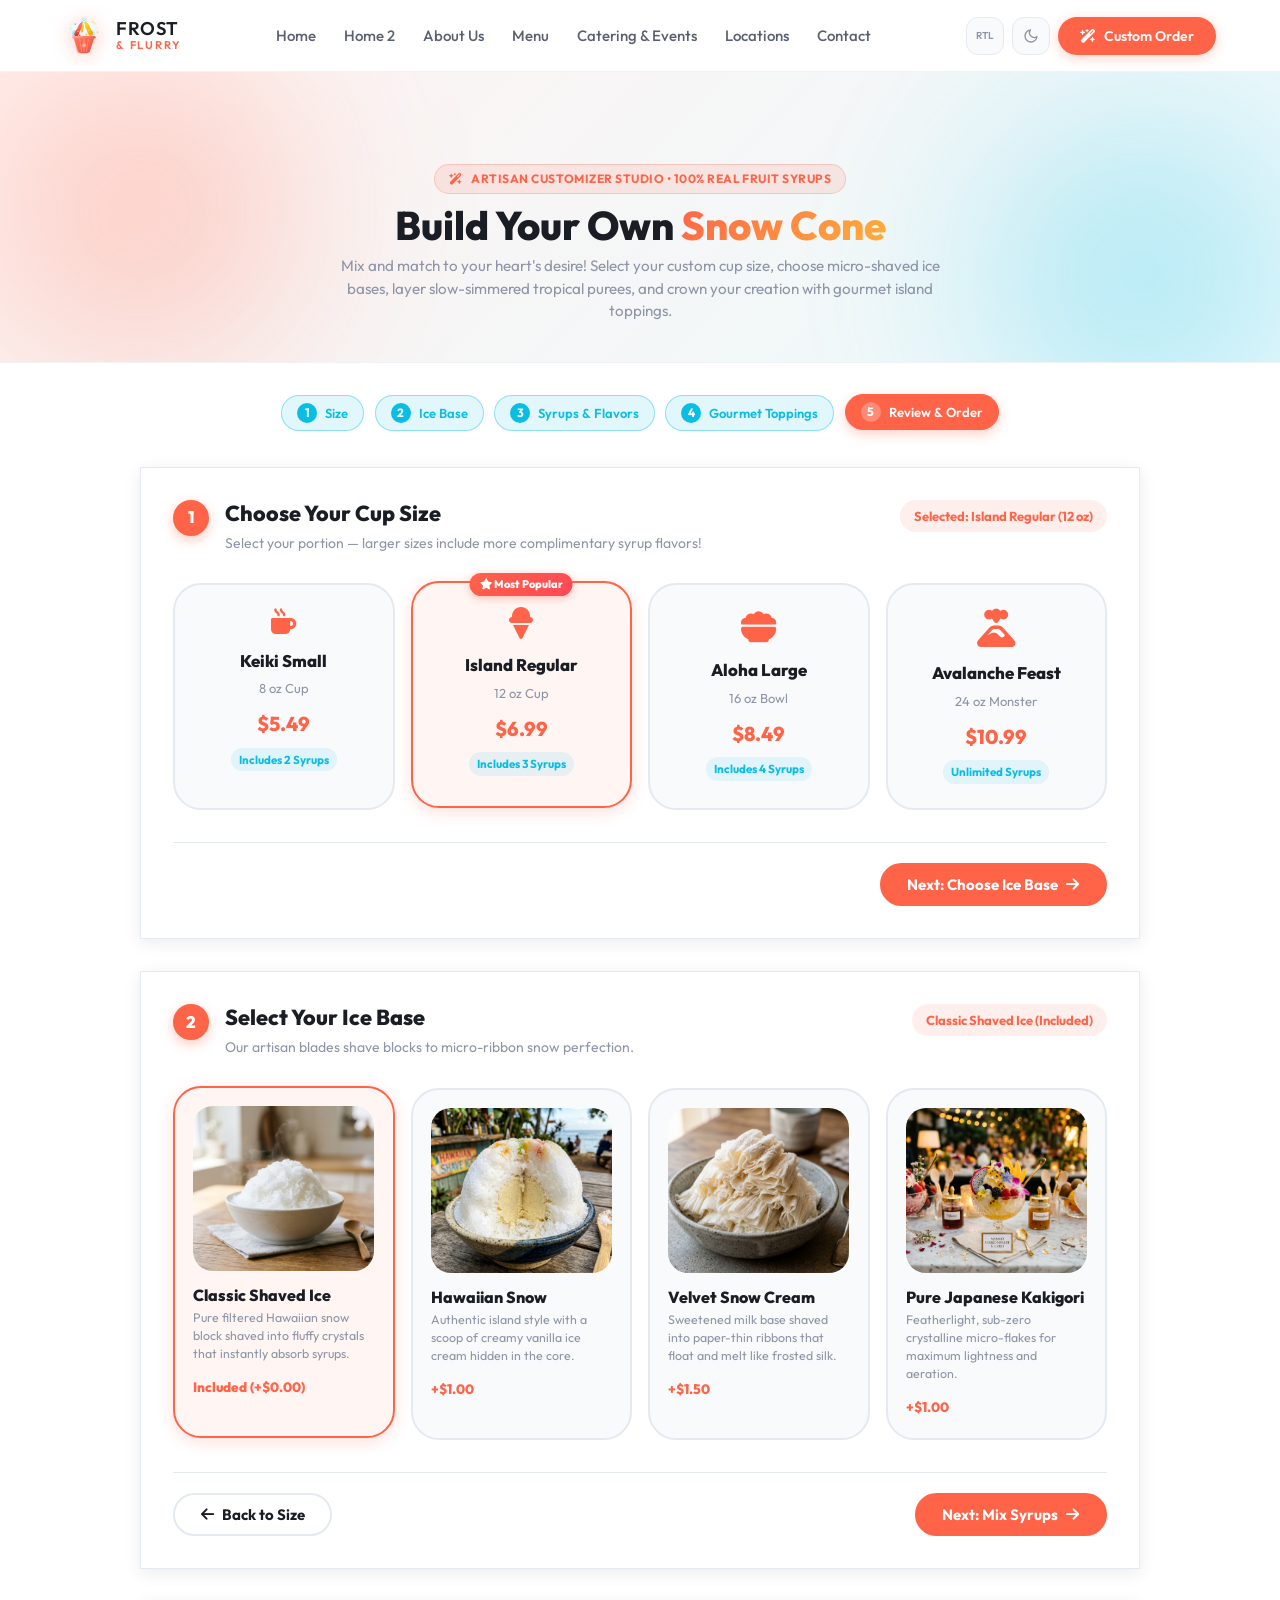
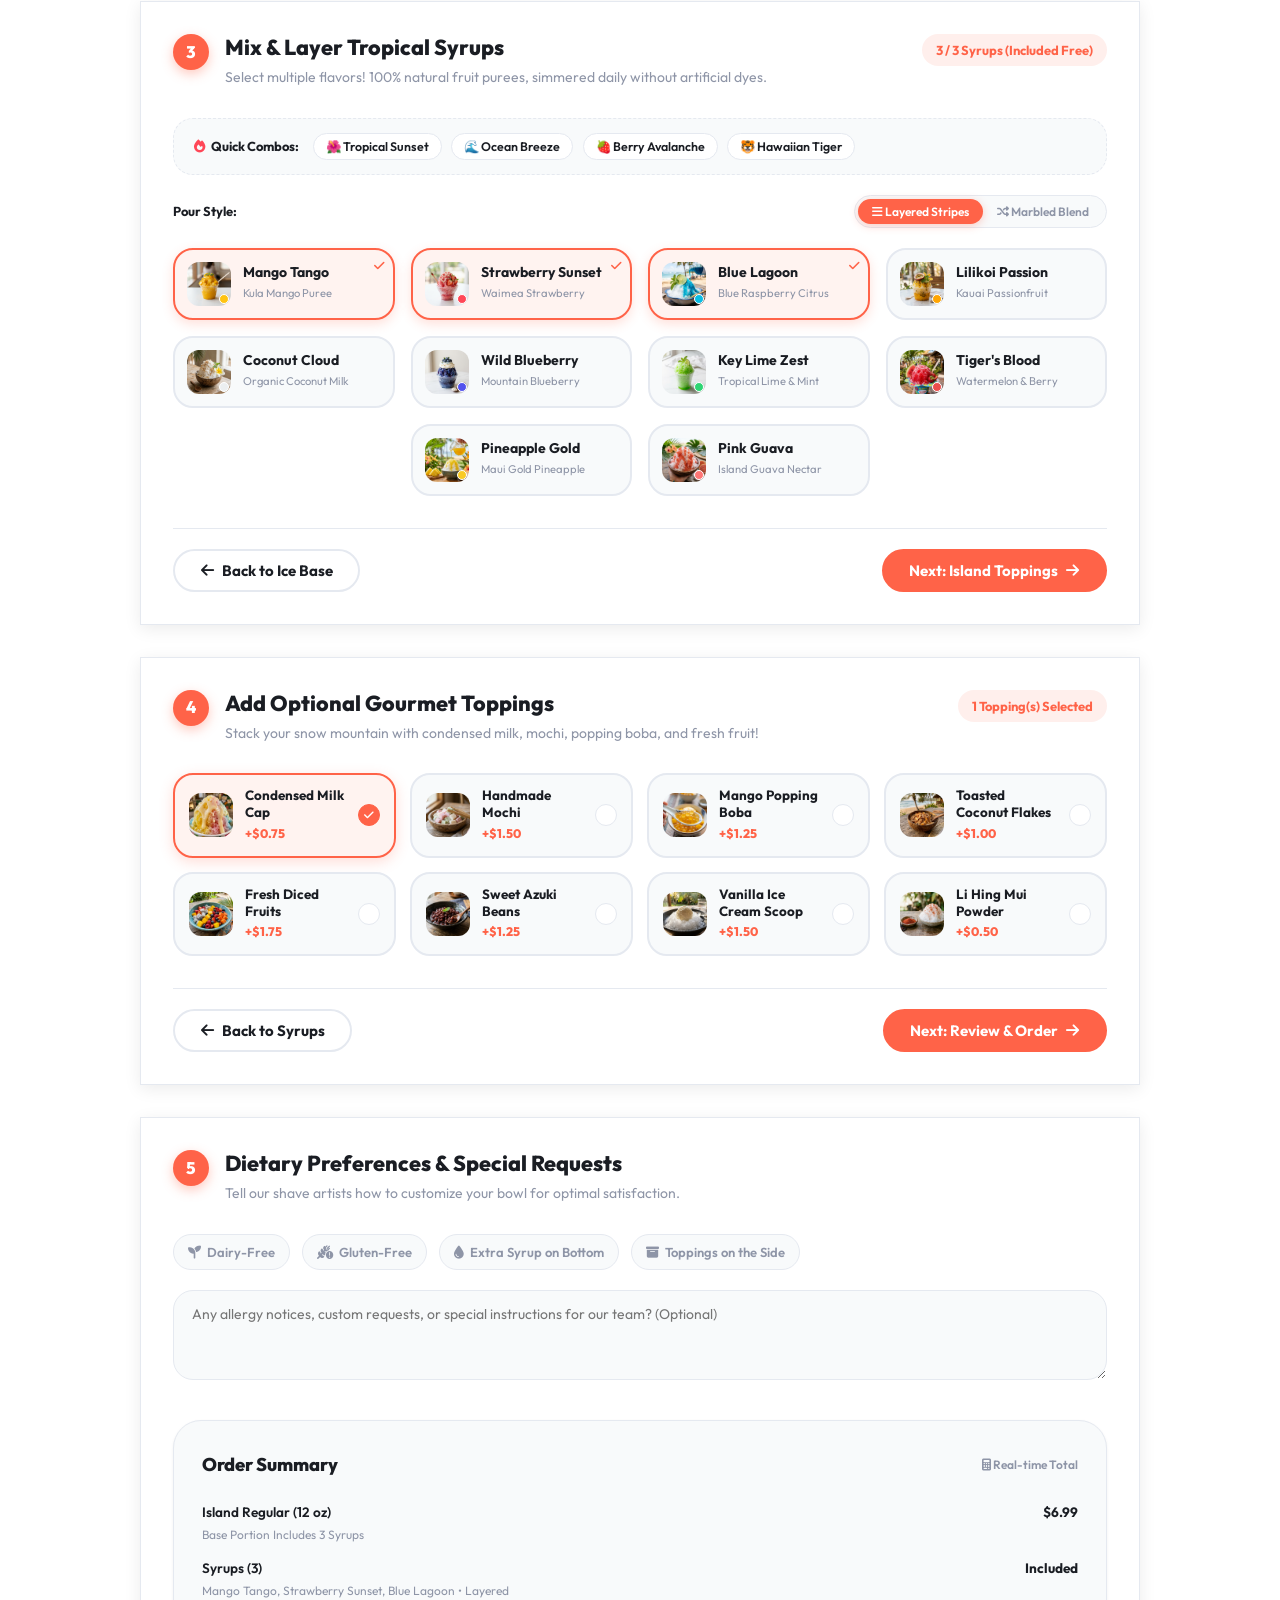
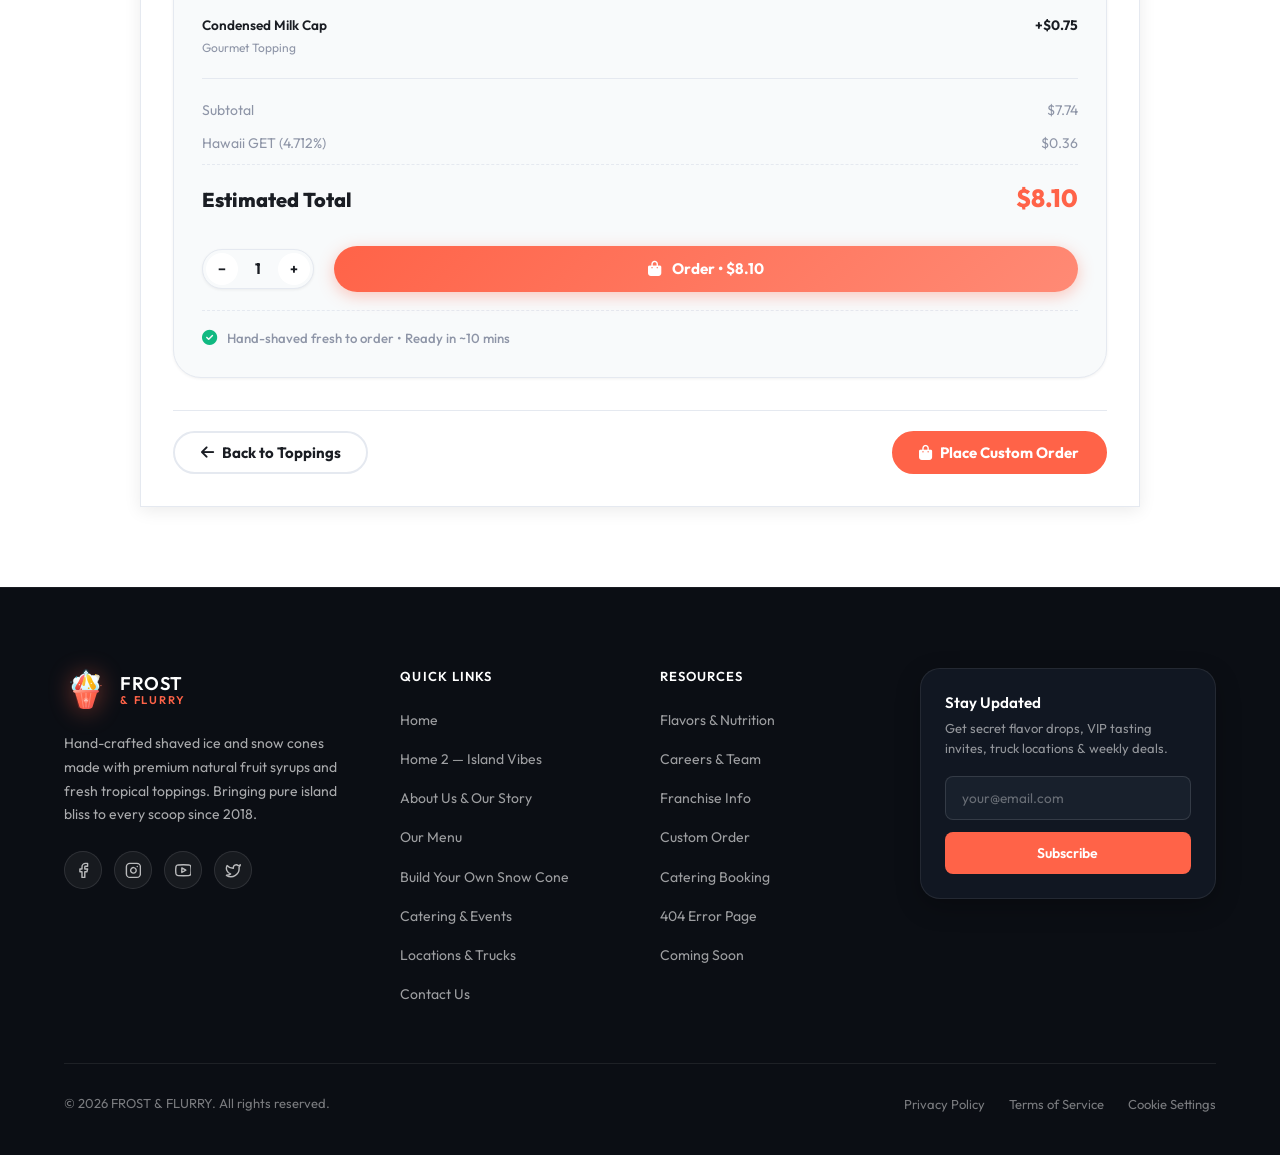
<file: order-online.html>
<!DOCTYPE html>
<html lang="en">
<head>
    <meta charset="UTF-8">
    <meta http-equiv="refresh" content="0; url=build-your-own.html">
    <title>Custom Order — Frost &amp; Flurry</title>
    <script>window.location.replace('build-your-own.html');</script>
</head>
<body>
    <p>Redirecting to <a href="build-your-own.html">Custom Order</a>...</p>
</body>
</html>
</file>
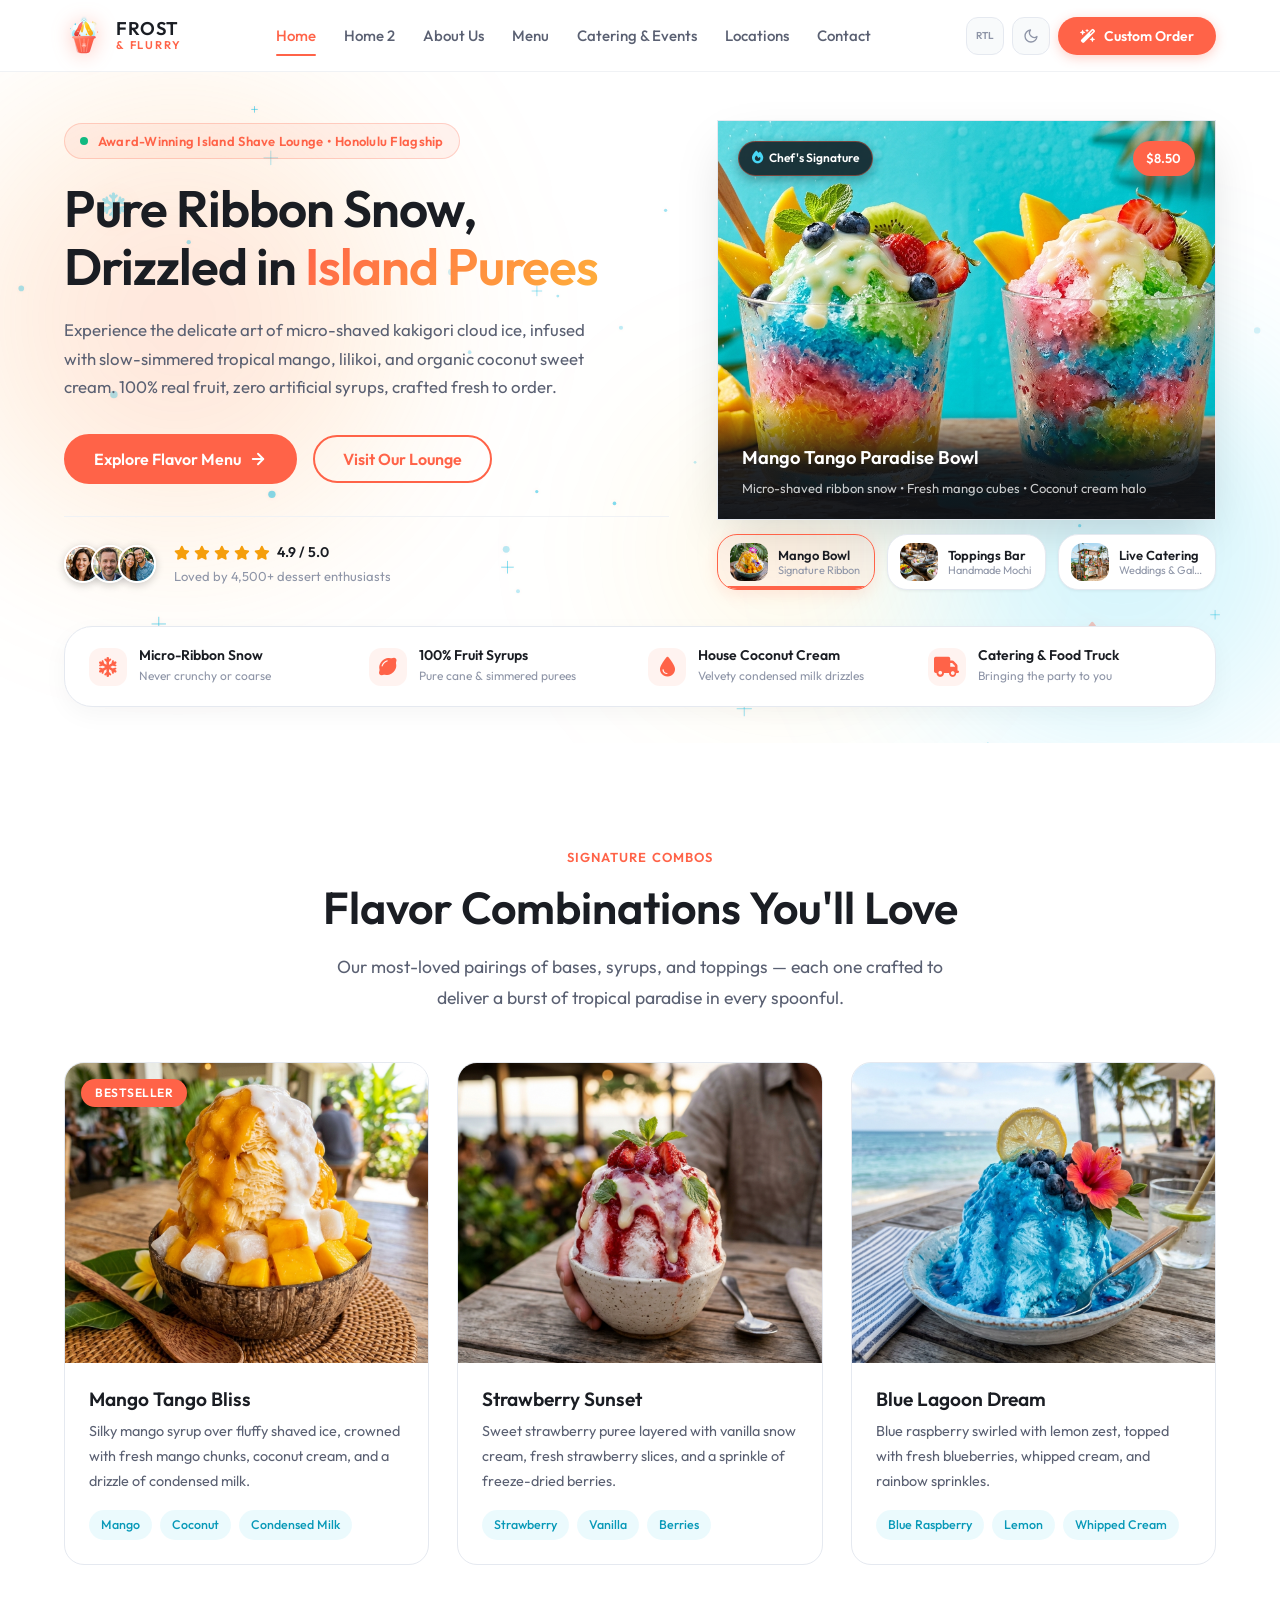
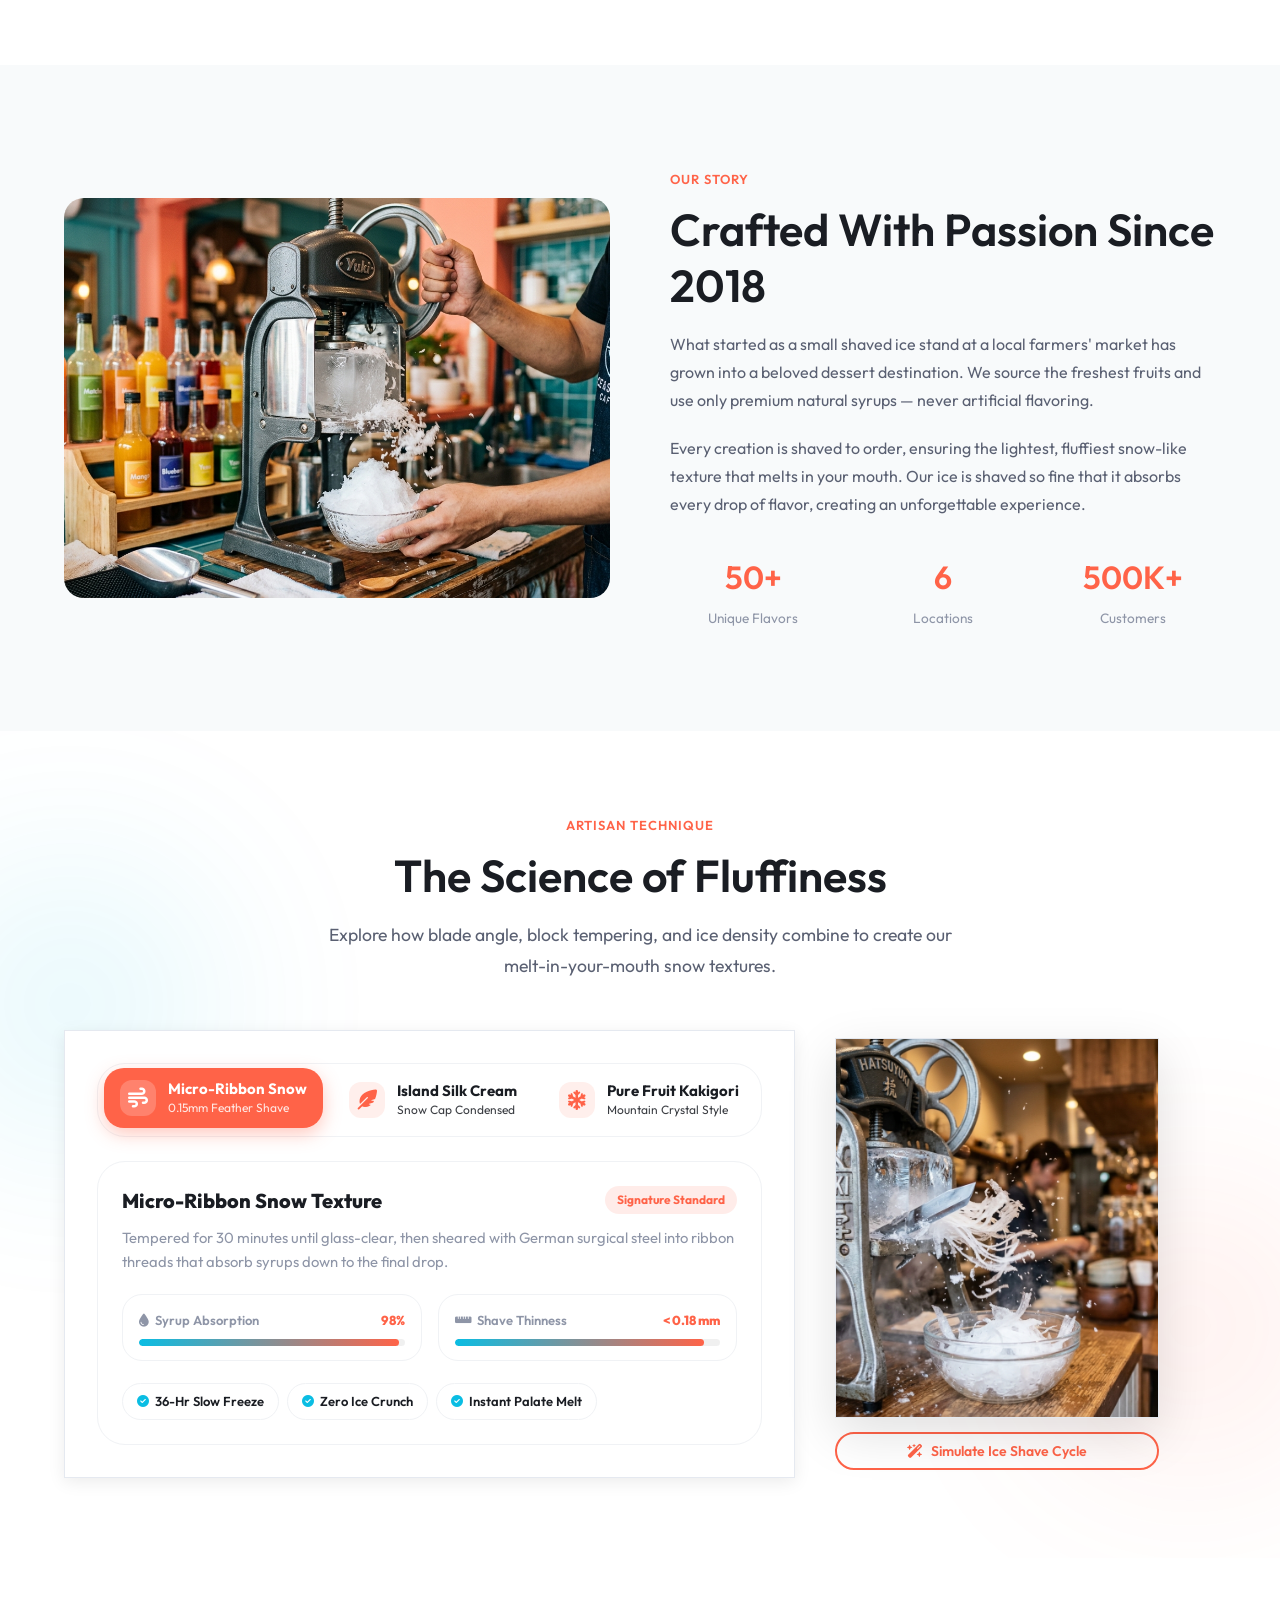
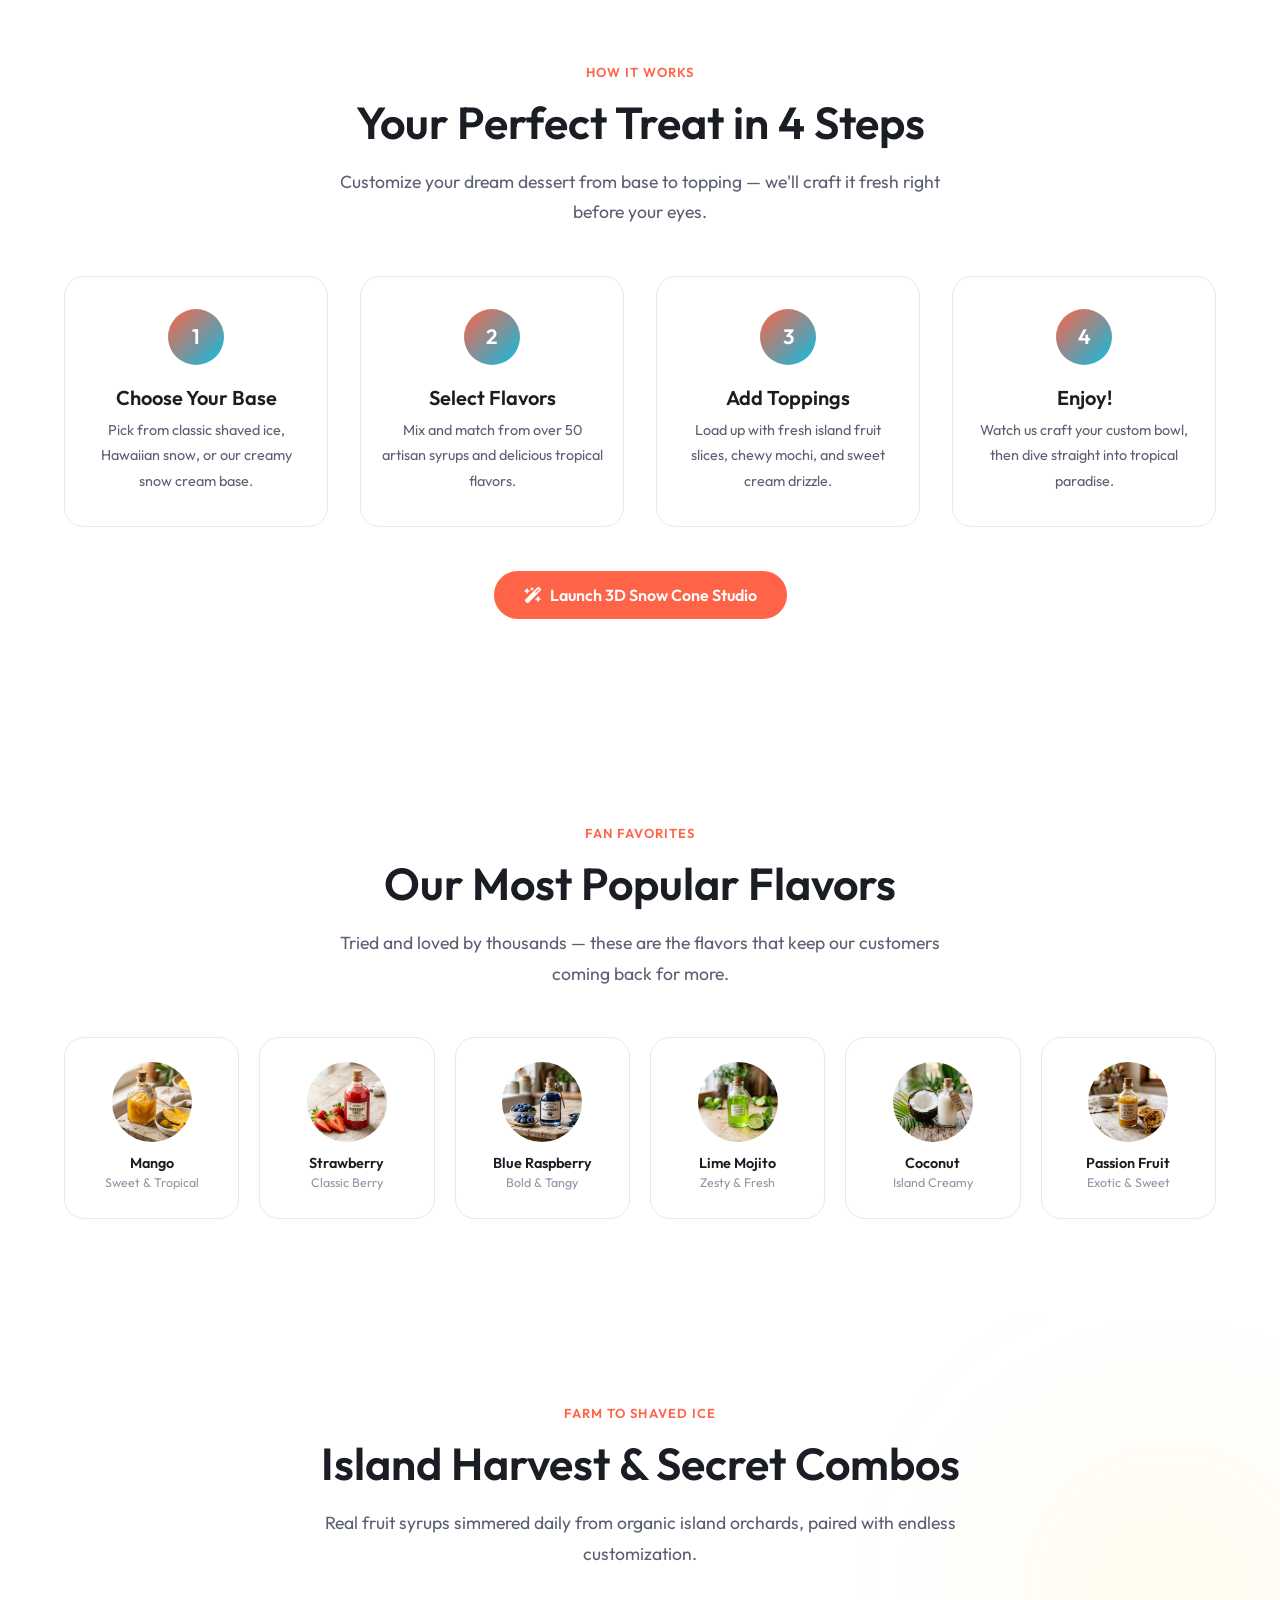
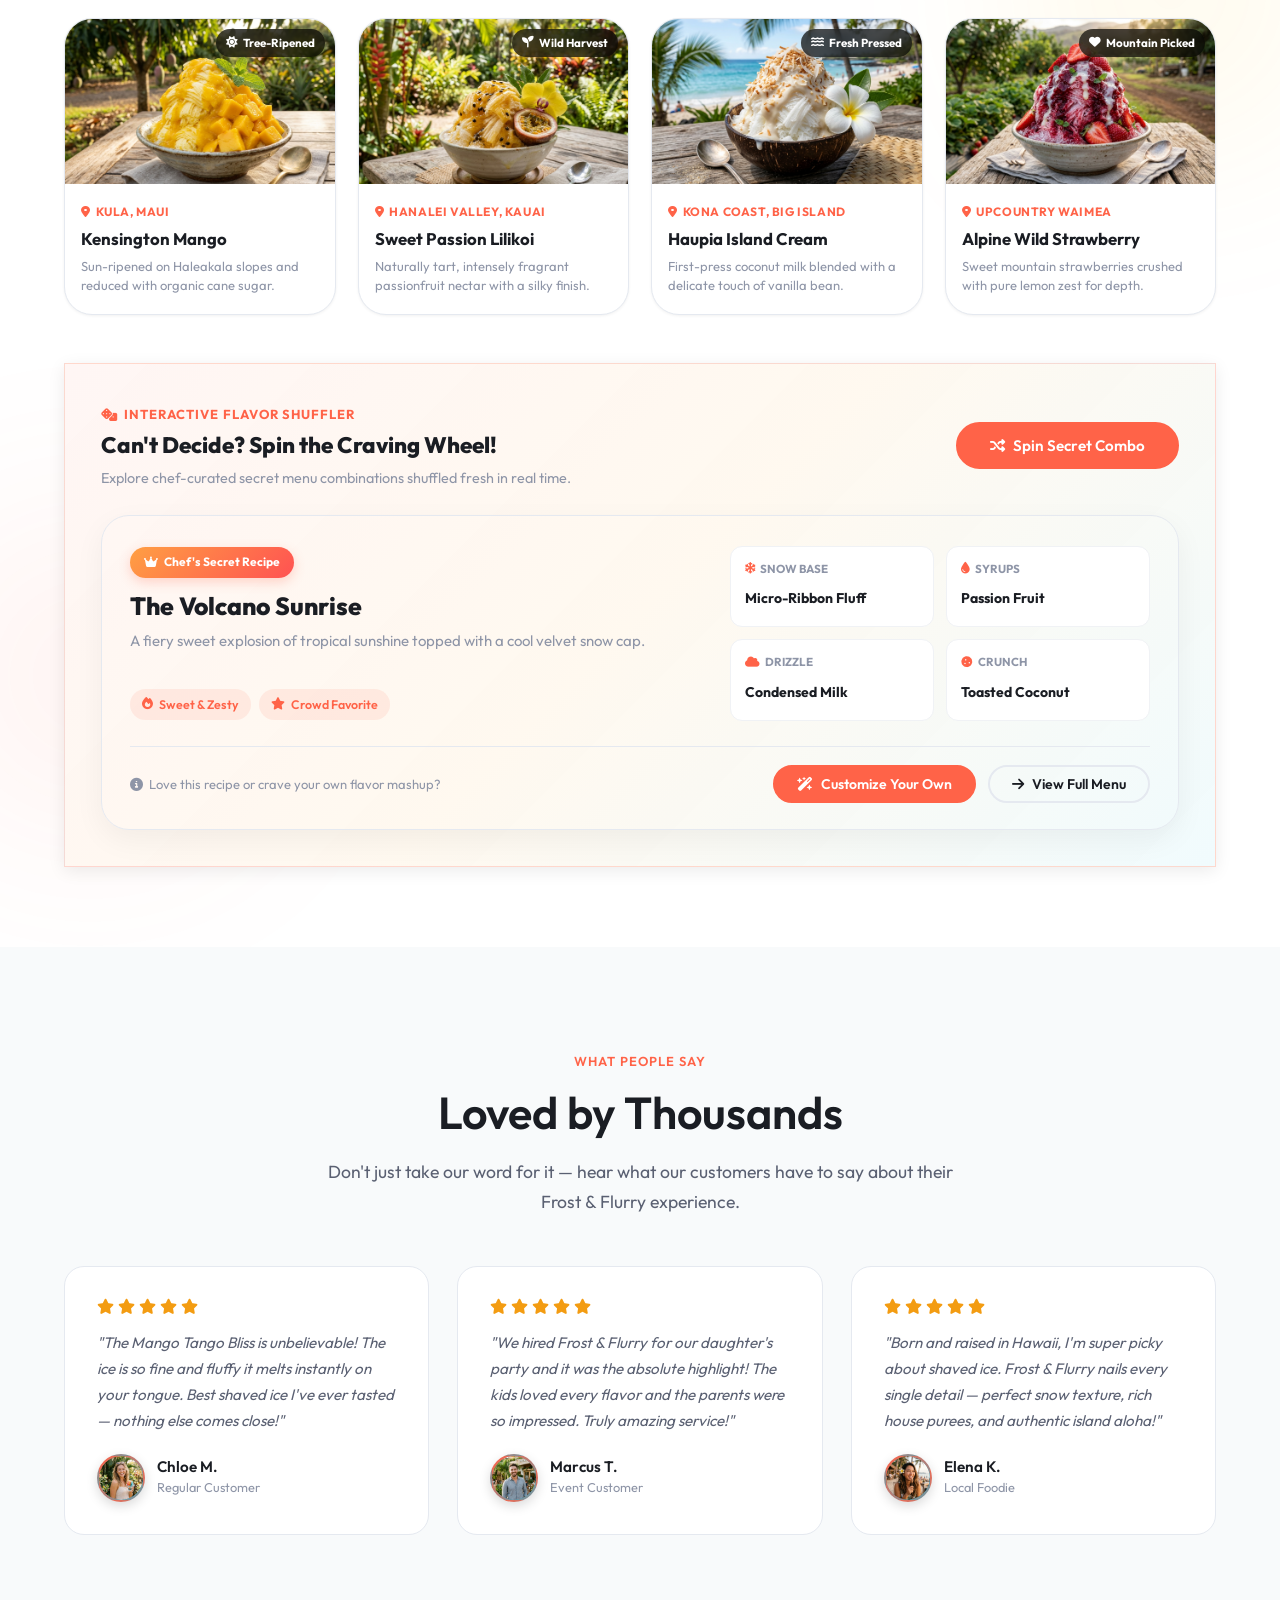
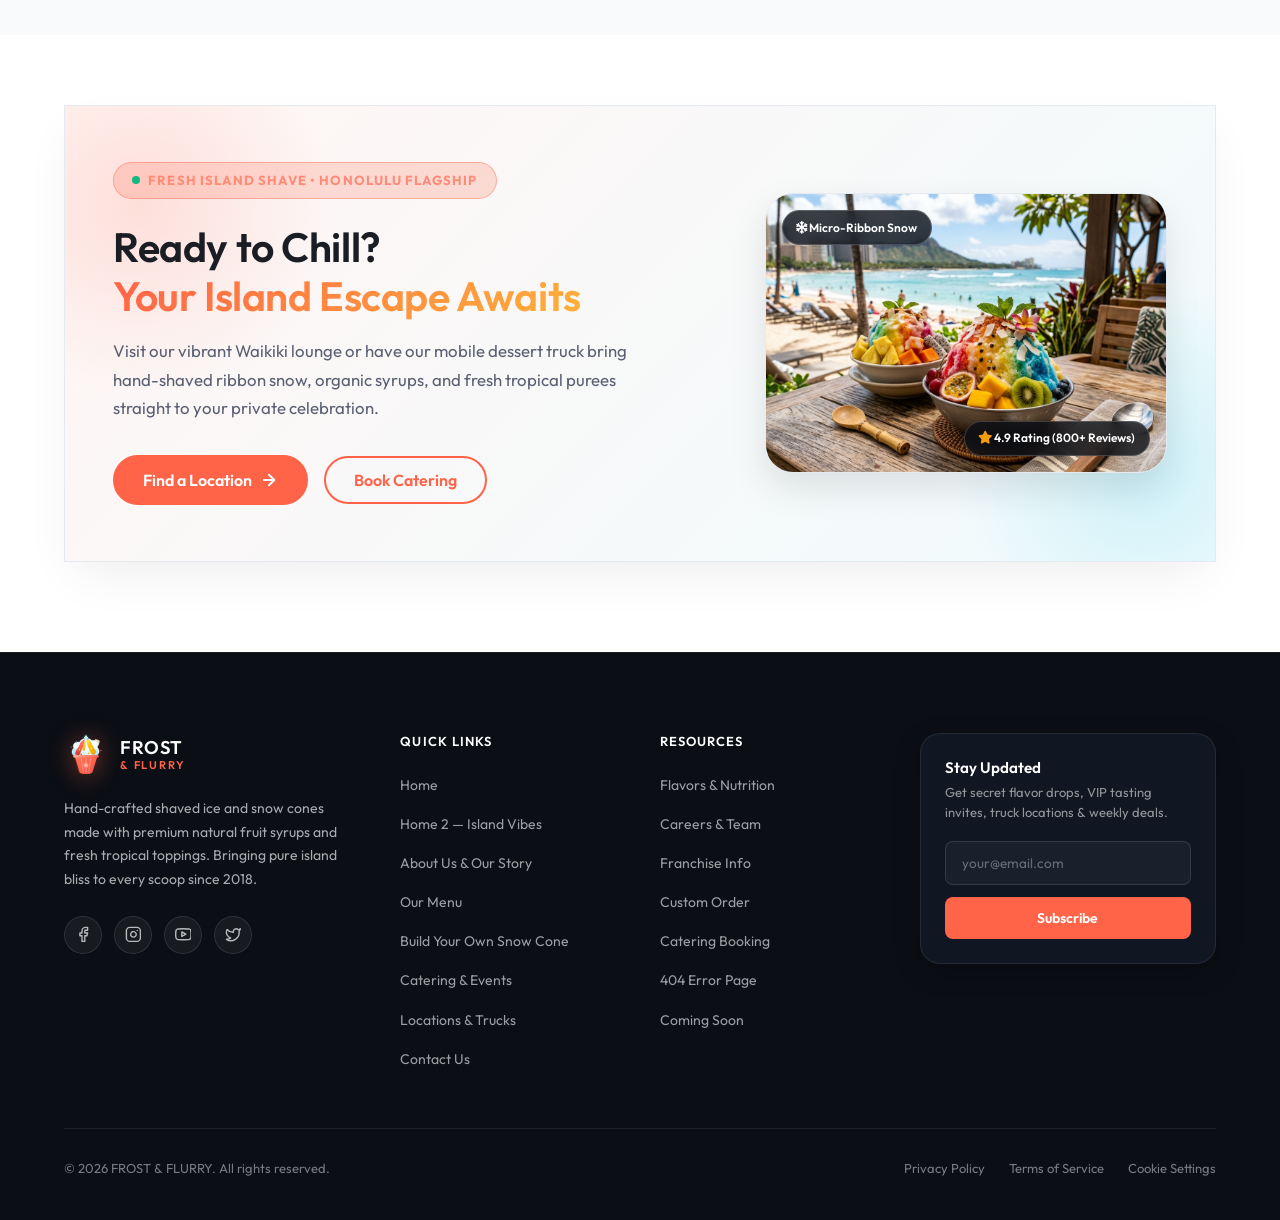
<file: signup.html>
<!DOCTYPE html>
<html lang="en" id="root-html">
<head>
    <meta charset="UTF-8">
    <meta name="viewport" content="width=device-width, initial-scale=1.0">
    <meta http-equiv="refresh" content="0; url=index.html">
    <meta name="description" content="Frost & Flurry is open to all visitors without account registration. Explore our handcrafted shaved ice and desserts directly!">
    <title>Account Not Required | Frost & Flurry — Shaved Ice & Snow Cone Shop</title>
    <link rel="icon" type="image/svg+xml" href="favicon.svg">
    <link rel="stylesheet" href="style.css">
    <link rel="stylesheet" href="https://cdnjs.cloudflare.com/ajax/libs/font-awesome/6.5.0/css/all.min.css">
    <script>window.location.replace('index.html');</script>
</head>
<body class="fullscreen-page">

<!-- Top Bar -->
<div class="fullscreen-topbar">
    <a href="index.html" class="nav-logo" aria-label="Frost & Flurry Home">
        <svg width="44" height="44" style="filter:drop-shadow(0 2px 10px rgba(255, 99, 72, 0.35));flex-shrink:0;" xmlns="http://www.w3.org/2000/svg" viewBox="0 0 100 100" fill="none">
  <defs>
    <!-- Cup Gradient: Tropical Sunset Coral -->
    <linearGradient id="ffLogo-cup" x1="0%" y1="0%" x2="100%" y2="100%">
      <stop offset="0%" stop-color="#FF765E"/>
      <stop offset="50%" stop-color="#FF6348"/>
      <stop offset="100%" stop-color="#EE5253"/>
    </linearGradient>

    <!-- Cup Rim Highlight -->
    <linearGradient id="ffLogo-rim" x1="0%" y1="0%" x2="100%" y2="0%">
      <stop offset="0%" stop-color="#FFA08E"/>
      <stop offset="50%" stop-color="#FF765E"/>
      <stop offset="100%" stop-color="#EE5253"/>
    </linearGradient>

    <!-- Snow Mountain Base: Crisp Sub-Zero Gradient -->
    <linearGradient id="ffLogo-snow" x1="0%" y1="0%" x2="0%" y2="100%">
      <stop offset="0%" stop-color="#FFFFFF"/>
      <stop offset="50%" stop-color="#F2FDFF"/>
      <stop offset="85%" stop-color="#DCF8FC"/>
      <stop offset="100%" stop-color="#B2EBF2"/>
    </linearGradient>

    <!-- Mango Passion Syrup Gradient -->
    <linearGradient id="ffLogo-mango" x1="0%" y1="0%" x2="100%" y2="100%">
      <stop offset="0%" stop-color="#FFF066"/>
      <stop offset="35%" stop-color="#FFC312"/>
      <stop offset="100%" stop-color="#F39C12"/>
    </linearGradient>

    <!-- Strawberry Guava Syrup Gradient -->
    <linearGradient id="ffLogo-berry" x1="0%" y1="0%" x2="0%" y2="100%">
      <stop offset="0%" stop-color="#FF758C"/>
      <stop offset="50%" stop-color="#FF6348"/>
      <stop offset="100%" stop-color="#D63031"/>
    </linearGradient>

    <!-- Arctic Cyan Shadow -->
    <linearGradient id="ffLogo-cyan" x1="0%" y1="0%" x2="100%" y2="100%">
      <stop offset="0%" stop-color="#48DBFB"/>
      <stop offset="100%" stop-color="#0ABDE3"/>
    </linearGradient>

    <!-- Spoon Gradient -->
    <linearGradient id="ffLogo-spoon" x1="0%" y1="0%" x2="100%" y2="100%">
      <stop offset="0%" stop-color="#FFEAA7"/>
      <stop offset="100%" stop-color="#DFE6E9"/>
    </linearGradient>
  </defs>

  <!-- Bamboo Tasting Spoon (Angled Behind Snow) -->
  <g opacity="0.92">
    <path d="M68 18 C73 13, 80 15, 81 19 C82 23, 77 28, 72 31 L55 63 C53 66, 50 67, 48 65 C46 63, 47 60, 49 57 Z" fill="url(#ffLogo-spoon)"/>
    <ellipse cx="74" cy="23" rx="5" ry="7" transform="rotate(-36 74 23)" fill="#FFF9E6" opacity="0.75"/>
  </g>

  <!-- Main Shaved Ice Cloud Dome (Kakigori Mountain) -->
  <g>
    <!-- Base White Cloud Silhouette -->
    <path d="M26 53 C18 51, 15 41, 22 34 C18 26, 26 18, 35 21 C40 11, 56 9, 63 17 C71 15, 80 23, 76 33 C83 40, 80 50, 71 53 Z" fill="url(#ffLogo-snow)" stroke="#E0F7FA" stroke-width="0.75"/>

    <!-- Cyan Ambient Shadow Lobe on Left -->
    <path d="M26 53 C20 51, 17 43, 23 36 C27 33, 32 38, 32 45 C32 50, 29 52, 26 53 Z" fill="url(#ffLogo-cyan)" opacity="0.35"/>

    <!-- Cyan Ambient Shadow Lobe on Right -->
    <path d="M71 53 C77 51, 80 43, 74 36 C70 33, 65 38, 65 45 C65 50, 68 52, 71 53 Z" fill="url(#ffLogo-cyan)" opacity="0.25"/>

    <!-- Strawberry Sunset Drizzle (Left Cascading Wave) -->
    <path d="M48 14 C43 15, 37 20, 35 27 C33 33, 28 37, 26 43 C24 47, 28 51, 32 51 C35 51, 37 47, 38 43 C39 37, 44 33, 45 26 C45 20, 47 16, 48 14 Z" fill="url(#ffLogo-berry)"/>

    <!-- Mango Gold Drizzle (Right Cascading Wave) -->
    <path d="M51 13 C55 13, 61 18, 63 24 C65 31, 69 35, 72 40 C74 44, 71 49, 67 50 C63 50, 61 46, 59 42 C57 35, 53 31, 52 24 C51 19, 50 15, 51 13 Z" fill="url(#ffLogo-mango)"/>

    <!-- Sweet Cream Center Drizzle -->
    <path d="M47 18 C45 23, 44 28, 42 33 C40 38, 43 42, 46 41 C48 40, 48 35, 49 30 C50 25, 49 19, 47 18 Z" fill="url(#ffLogo-mango)" opacity="0.85"/>

    <!-- Syrup Drops & Sparkle Details -->
    <circle cx="39" cy="48" r="2.2" fill="url(#ffLogo-berry)"/>
    <circle cx="56" cy="46" r="2" fill="url(#ffLogo-mango)"/>
    <circle cx="35" cy="38" r="1.4" fill="#FFFFFF" opacity="0.85"/>
    <circle cx="62" cy="35" r="1.4" fill="#FFFFFF" opacity="0.85"/>
  </g>

  <!-- Artisan Dessert Cup (Foreground Base) -->
  <g>
    <!-- Cup Body -->
    <path d="M24 53 L35 88 C36 91, 40 93, 44 93 L56 93 C60 93, 64 91, 65 88 L76 53 Z" fill="url(#ffLogo-cup)"/>

    <!-- Cup Shadow Shading (Left Curvature) -->
    <path d="M24 53 L35 88 C36 91, 40 93, 44 93 L40 93 C36 93, 33 91, 32 88 L24 53 Z" fill="#D63031" opacity="0.32"/>

    <!-- Fluted Relief Stripes -->
    <path d="M39 57 L44 89" stroke="#FFFFFF" stroke-width="1.8" stroke-linecap="round" opacity="0.35"/>
    <path d="M50 57 L50 89" stroke="#FFFFFF" stroke-width="1.8" stroke-linecap="round" opacity="0.45"/>
    <path d="M61 57 L56 89" stroke="#FFFFFF" stroke-width="1.8" stroke-linecap="round" opacity="0.35"/>

    <!-- Cup Rim Collar -->
    <rect x="21" y="50" width="58" height="6" rx="3" fill="url(#ffLogo-rim)"/>
    <line x1="24" y1="52" x2="76" y2="52" stroke="#FFFFFF" stroke-width="1" stroke-linecap="round" opacity="0.5"/>

    <!-- Wave Emblem on Cup Center -->
    <circle cx="50" cy="73" r="6" fill="#FFFFFF" opacity="0.22"/>
    <path d="M46.5 74 Q50 69.5, 53.5 74" stroke="#FFFFFF" stroke-width="1.6" stroke-linecap="round" fill="none" opacity="0.95"/>
  </g>

  <!-- Pinnacle Frost Star & Snow Flurry Crystals -->
  <g>
    <!-- Main 4-Point Frost Star at Summit -->
    <path d="M50 3 Q50 9, 45 11 Q50 13, 50 19 Q50 13, 55 11 Q50 9, 50 3 Z" fill="#FFFFFF" filter="drop-shadow(0 0 2px #0ABDE3)"/>
    <circle cx="50" cy="11" r="1.3" fill="#0ABDE3"/>

    <!-- Secondary Sparkles -->
    <path d="M28 17 Q28 19.5, 26 20.5 Q28 21.5, 28 24 Q28 21.5, 30 20.5 Q28 19.5, 28 17 Z" fill="#0ABDE3" opacity="0.9"/>
    <circle cx="72" cy="15" r="1.4" fill="#FFC312"/>
    <circle cx="16" cy="32" r="1.2" fill="#48DBFB"/>
    <circle cx="84" cy="40" r="1.3" fill="#FF765E"/>
  </g>
</svg>
        <div class="nav-logo-text">
            <span class="brand-top">FROST</span>
            <span class="brand-bottom">& Flurry</span>
        </div>
    </a>
    <div style="display:flex;gap:0.5rem;">
        <button onclick="toggleDir()" class="auth-toggle-btn" title="Toggle Direction" aria-label="Toggle direction">
            <span class="dir-label" style="font-size:0.625rem;font-weight:600;">LTR</span>
        </button>
        <button onclick="toggleTheme()" class="auth-toggle-btn" title="Toggle Theme" aria-label="Toggle dark mode">
            <span class="theme-icon-wrap"><svg xmlns="http://www.w3.org/2000/svg" width="16" height="16" viewBox="0 0 24 24" fill="none" stroke="currentColor" stroke-width="2" stroke-linecap="round" stroke-linejoin="round"><path d="M21 12.79A9 9 0 1 1 11.21 3 7 7 0 0 0 21 12.79z"/></svg></span>
        </button>
    </div>
</div>

<!-- Content -->
<div class="fullscreen-content">
    <div style="position:relative;max-width:540px;width:100%;margin:0 auto;text-align:center;">
        <div class="section-label" style="justify-content:center;margin-bottom:1rem;">
            <i class="fa-solid fa-circle-check"></i>
            No Sign Up Needed
        </div>
        <h1 class="coming-title" style="margin-bottom:1rem;">Account Not Required</h1>
        <p class="coming-desc" style="margin-bottom:2rem;">
            Frost & Flurry is open to all visitors without account sign up or registration. All flavor menus, shaved ice options, store locations, and catering inquiries are freely accessible.
        </p>
        <div style="display:flex;gap:0.75rem;justify-content:center;flex-wrap:wrap;">
            <a href="index.html" class="btn btn-secondary btn-lg"><i class="fa-solid fa-house"></i> Return to Homepage</a>
            <a href="build-your-own.html" class="btn btn-primary btn-lg nav-cta-btn"><i class="fa-solid fa-wand-magic-sparkles"></i> Custom Order</a>
        </div>
    </div>
</div>

<script src="components.js"></script>
<script>
    document.addEventListener('DOMContentLoaded', function() {
        initAuthPage();
    });
</script>
</body>
</html>
</file>
<file: style.css>
/* ================================================================
   FROST & FLURRY — Shaved Ice & Snow Cone Dessert Shop
   Design System & Global Styles
   Primary: #FF6348 (Coral)  |  Secondary: #0ABDE3 (Ice Blue)
   ================================================================ */

/* ─── Google Fonts ───────────────────────────────────── */
@import url('https://fonts.googleapis.com/css2?family=Outfit:wght@300;400;500;600;700&display=swap');

/* ─── CSS Variables (Light Mode) ─────────────────────── */
:root {
    /* Brand Colors */
    --primary: #FF6348;
    --primary-light: #ff8a75;
    --primary-dark: #e04a2f;
    --secondary: #0ABDE3;
    --secondary-light: #48d6f5;
    --secondary-dark: #0899b8;

    /* Neutrals */
    --bg: #FFFFFF;
    --bg-alt: #F8FAFB;
    --bg-card: #FFFFFF;
    --bg-overlay: rgba(0, 0, 0, 0.45);
    --text: #1A1D23;
    --text-secondary: #5A6072;
    --text-muted: #8E95A7;
    --border: #E5E9F0;
    --border-light: #F0F2F5;

    /* Shadows */
    --shadow-sm: 0 1px 3px rgba(0,0,0,0.06);
    --shadow-md: 0 4px 16px rgba(0,0,0,0.08);
    --shadow-lg: 0 8px 32px rgba(0,0,0,0.10);
    --shadow-xl: 0 16px 48px rgba(0,0,0,0.12);
    --shadow-glow: 0 0 20px rgba(10,189,227,0.15);

    /* Spacing */
    --section-padding: 100px 0;
    --container-max: 1200px;
    --container-padding: 1.5rem;
    --header-height: 72px;

    /* Radius */
    --radius-sm: 8px;
    --radius-md: 12px;
    --radius-lg: 20px;
    --radius-xl: 28px;
    --radius-full: 9999px;

    /* Transitions */
    --transition: 0.3s cubic-bezier(0.4, 0, 0.2, 1);
    --transition-slow: 0.5s cubic-bezier(0.4, 0, 0.2, 1);

    /* Typography */
    --font: 'Outfit', -apple-system, BlinkMacSystemFont, sans-serif;

    /* Indicators only */
    --success: #27AE60;
    --warning: #F39C12;
    --danger: #E74C3C;
}

/* ─── Dark Mode ──────────────────────────────────────── */
:root.dark {
    --bg: #0D1117;
    --bg-alt: #161B22;
    --bg-card: #1C2128;
    --bg-overlay: rgba(0, 0, 0, 0.65);
    --text: #F0F3F7;
    --text-secondary: #A8B3C5;
    --text-muted: #6B7A90;
    --border: #2D3340;
    --border-light: #232830;
    --shadow-sm: 0 1px 3px rgba(0,0,0,0.3);
    --shadow-md: 0 4px 16px rgba(0,0,0,0.35);
    --shadow-lg: 0 8px 32px rgba(0,0,0,0.4);
    --shadow-xl: 0 16px 48px rgba(0,0,0,0.45);
    --shadow-glow: 0 0 20px rgba(10,189,227,0.2);
}

/* ─── Reset & Base ───────────────────────────────────── */
*, *::before, *::after { box-sizing: border-box; margin: 0; padding: 0; }

html {
    scroll-behavior: smooth;
    font-size: 16px;
    -webkit-text-size-adjust: 100%;
    overflow-x: clip;
    max-width: 100%;
}

body {
    font-family: var(--font);
    background: var(--bg);
    color: var(--text);
    line-height: 1.7;
    font-weight: 400;
    overflow-x: clip;
    max-width: 100%;
    width: 100%;
    position: relative;
    transition: background var(--transition), color var(--transition);
}

section {
    overflow-x: clip;
}

body.nav-open { overflow: hidden; }

a { color: inherit; text-decoration: none; transition: color var(--transition); }
img { max-width: 100%; height: auto; display: block; }
ul, ol { list-style: none; }
button { cursor: pointer; border: none; background: none; font-family: inherit; }
input, textarea, select { font-family: inherit; font-size: inherit; }

/* ─── Typography ─────────────────────────────────────── */
h1, h2, h3, h4, h5, h6 {
    font-weight: 600;
    line-height: 1.25;
    color: var(--text);
}

h1 { font-size: clamp(2.2rem, 5vw, 3.6rem); }
h2 { font-size: clamp(1.8rem, 4vw, 2.8rem); }
h3 { font-size: clamp(1.3rem, 3vw, 1.75rem); }
h4 { font-size: 1.25rem; }

p {
    font-weight: 400;
    color: var(--text-secondary);
    line-height: 1.75;
}

h1, h2, h3, h4, h5, h6,
.section-title,
.hero-content h1,
.hero-2-content h1,
.menu-hero h1,
.catering-hero h1,
.locations-hero h1,
.contact-hero h1,
.coming-title,
.error-subtitle,
.footer-col-title,
.footer-title,
.footer-newsletter-title {
    font-weight: 600;
}

p,
.section-subtitle,
.hero-content p,
.hero-2-content p,
.menu-hero p,
.catering-hero p,
.locations-hero p,
.contact-hero p,
.coming-desc,
.error-desc,
.footer-brand p,
.footer-desc,
.footer-newsletter-desc,
.testimonial-text,
.package-desc {
    font-weight: 400;
}

.section-label {
    display: inline-flex;
    align-items: center;
    gap: 8px;
    font-size: 0.85rem;
    font-weight: 600;
    text-transform: uppercase;
    letter-spacing: 2px;
    color: var(--primary);
    margin-bottom: 12px;
}

.section-title {
    margin-bottom: 16px;
}

.section-subtitle {
    font-size: 1.1rem;
    color: var(--text-secondary);
    max-width: 640px;
    margin: 0 auto 48px;
    font-weight: 400;
}

.text-center { text-align: center; }
.text-gradient {
    background: linear-gradient(135deg, var(--primary), var(--secondary));
    -webkit-background-clip: text;
    -webkit-text-fill-color: transparent;
    background-clip: text;
}

/* ─── Container ──────────────────────────────────────── */
.container {
    width: 100%;
    max-width: var(--container-max);
    margin-left: auto;
    margin-right: auto;
    padding-left: var(--container-padding);
    padding-right: var(--container-padding);
}

/* ─── Buttons ────────────────────────────────────────── */
.btn {
    display: inline-flex;
    align-items: center;
    justify-content: center;
    gap: 8px;
    padding: 14px 32px;
    font-size: 0.95rem;
    font-weight: 600;
    border-radius: var(--radius-full);
    border: 2px solid transparent;
    transition: all var(--transition);
    white-space: nowrap;
    line-height: 1;
}

.btn-primary {
    background: var(--primary);
    color: #fff;
    border-color: var(--primary);
}
.btn-primary:hover {
    background: var(--primary-dark);
    border-color: var(--primary-dark);
    transform: translateY(-2px);
    box-shadow: 0 6px 20px rgba(255, 99, 72, 0.35);
}

.btn-secondary {
    background: transparent;
    color: var(--primary);
    border-color: var(--primary);
}
.btn-secondary:hover {
    background: var(--primary);
    color: #fff;
    transform: translateY(-2px);
}

.btn-outline {
    background: transparent;
    color: var(--text);
    border: 2px solid var(--border);
}
.btn-outline:hover {
    background: rgba(255, 99, 72, 0.1);
    border-color: var(--primary);
    color: var(--primary);
    transform: translateY(-2px);
}

:root.dark .btn-outline,
.dark .btn-outline {
    color: #F0F6FC !important;
    border-color: rgba(255, 255, 255, 0.22) !important;
    background: rgba(255, 255, 255, 0.04);
}
:root.dark .btn-outline:hover,
.dark .btn-outline:hover {
    color: var(--primary) !important;
    border-color: var(--primary) !important;
    background: rgba(255, 99, 72, 0.15) !important;
}

.btn-sm {
    padding: 10px 22px;
    font-size: 0.875rem;
}

.btn-full { width: 100%; }

.btn-outline-white {
    background: transparent;
    color: #fff;
    border-color: rgba(255,255,255,0.5);
}
.btn-outline-white:hover {
    background: #fff;
    color: var(--primary);
    border-color: #fff;
    transform: translateY(-2px);
}

.btn-white {
    background: #fff;
    color: var(--primary);
    border-color: #fff;
}
.btn-white:hover {
    background: rgba(255,255,255,0.9);
    transform: translateY(-2px);
    box-shadow: 0 6px 20px rgba(255,255,255,0.25);
}

/* ─── Icon Button ────────────────────────────────────── */
.icon-btn {
    display: inline-flex;
    align-items: center;
    justify-content: center;
    padding: 0;
    line-height: 1;
    width: 40px;
    height: 40px;
    border-radius: var(--radius-sm);
    color: var(--text);
    border: 1px solid var(--border);
    background: var(--bg-card);
    transition: all var(--transition);
    font-size: 0.8rem;
    font-weight: 600;
}
.icon-btn:hover {
    background: var(--bg-alt);
    border-color: var(--primary);
    color: var(--primary);
}

/* ─── HEADER & NAVBAR (Fixed Top, Glassmorphism, Spacer) ─────────────────────────── */
.navbar,
.site-header {
    position: fixed;
    top: 0;
    left: 0;
    right: 0;
    width: 100%;
    z-index: 1000;
    height: var(--header-height);
    background: rgba(255, 255, 255, 0.92);
    backdrop-filter: blur(20px);
    -webkit-backdrop-filter: blur(20px);
    border-bottom: 1px solid var(--border-light);
    transition: background-color 0.3s ease, box-shadow 0.3s ease, border-color 0.3s ease;
}

:root.dark .navbar,
.dark .navbar,
:root.dark .site-header,
.dark .site-header {
    background: rgba(13, 17, 23, 0.92);
    border-bottom-color: var(--border);
}

.navbar.scrolled,
.site-header.scrolled {
    box-shadow: 0 4px 20px rgba(0, 0, 0, 0.08);
    border-bottom-color: var(--border);
}

:root.dark .navbar.scrolled,
.dark .navbar.scrolled,
:root.dark .site-header.scrolled,
.dark .site-header.scrolled {
    box-shadow: 0 4px 24px rgba(0, 0, 0, 0.45);
}

.navbar-spacer {
    height: var(--header-height);
    width: 100%;
}

.nav-inner,
.header-container {
    display: flex;
    align-items: center;
    justify-content: space-between;
    height: 100%;
    max-width: var(--container-max);
    margin-left: auto;
    margin-right: auto;
    padding-left: var(--container-padding);
    padding-right: var(--container-padding);
    gap: 24px;
}

.nav-logo,
.logo-link {
    display: flex;
    align-items: center;
    gap: 0.75rem;
    flex-shrink: 0;
    text-decoration: none;
    transition: transform var(--transition);
}

.nav-logo:hover {
    transform: translateY(-1px);
}

.nav-logo svg {
    transition: transform 0.3s cubic-bezier(0.34, 1.56, 0.64, 1), filter 0.3s ease;
    flex-shrink: 0;
}

.nav-logo:hover svg {
    transform: scale(1.06) rotate(-2deg);
    filter: drop-shadow(0 4px 16px rgba(255, 99, 72, 0.55));
}

.nav-logo-text {
    display: flex;
    flex-direction: column;
    line-height: 1.05;
}

.nav-logo-text .brand-top {
    font-weight: 700;
    font-size: 1.25rem;
    color: var(--text);
    letter-spacing: 0.05em;
    text-transform: uppercase;
    transition: color var(--transition);
}

:root.dark .nav-logo-text .brand-top,
.dark .nav-logo-text .brand-top {
    color: #ffffff;
}

.nav-logo-text .brand-bottom {
    font-weight: 700;
    font-size: 0.6875rem;
    color: var(--primary);
    text-transform: uppercase;
    letter-spacing: 0.18em;
    display: inline-block;
}

.logo-text {
    background: linear-gradient(135deg, var(--primary), var(--secondary));
    -webkit-background-clip: text;
    -webkit-text-fill-color: transparent;
    background-clip: text;
}

.nav-links,
.main-nav {
    display: flex;
    align-items: center;
    gap: 1.75rem;
}

.nav-link {
    font-weight: 500;
    font-size: 0.9375rem;
    color: var(--text-secondary);
    position: relative;
    padding: 0.25rem 0;
    transition: var(--transition);
    text-decoration: none;
}

.nav-link:hover,
.nav-link.active {
    color: var(--primary);
}

.nav-link::after {
    content: '';
    position: absolute;
    bottom: -4px;
    left: 0;
    width: 0;
    height: 2.5px;
    background: var(--primary);
    border-radius: 2px;
    transition: var(--transition);
}

[dir="rtl"] .nav-link::after {
    left: auto;
    right: 0;
}

.nav-link:hover::after,
.nav-link.active::after {
    width: 100%;
}

.nav-actions,
.header-actions {
    display: flex;
    align-items: center;
    gap: 0.5rem;
    flex-shrink: 0;
}

/* ─── PRIMARY NAVBAR CTA BUTTON ────────────────────────────────── */
.nav-cta-btn,
.nav-actions .nav-cta-btn {
    display: inline-flex;
    align-items: center;
    justify-content: center;
    gap: 0.5rem;
    height: 38px;
    padding: 0 1.25rem;
    font-size: 0.875rem;
    font-weight: 600;
    line-height: 1;
    border-radius: var(--radius-full);
    background: var(--primary);
    color: #fff;
    text-decoration: none;
    box-shadow: 0 3px 12px rgba(255, 99, 72, 0.3);
    transition: all var(--transition);
    white-space: nowrap;
    border: 2px solid transparent;
    cursor: pointer;
}

.nav-cta-btn:hover,
.nav-actions .nav-cta-btn:hover {
    background: var(--primary-dark);
    color: #fff;
    transform: translateY(-2px);
    box-shadow: 0 6px 20px rgba(255, 99, 72, 0.45);
}

.nav-cta-btn:active,
.nav-actions .nav-cta-btn:active {
    transform: translateY(0);
}

.nav-cta-btn i,
.nav-cta-btn svg {
    font-size: 0.875rem;
    flex-shrink: 0;
}

.nav-cta-btn span {
    line-height: 1;
    display: inline-block;
}

.mobile-menu .mob-actions .nav-cta-btn {
    width: 100%;
    height: 44px;
    font-size: 0.9375rem;
}


.nav-icon-btn {
    width: 2.375rem;
    height: 2.375rem;
    padding: 0;
    line-height: 1;
    display: inline-flex;
    align-items: center;
    justify-content: center;
    border-radius: var(--radius-md);
    background: var(--bg-alt);
    border: 1px solid var(--border);
    color: var(--text-muted);
    font-size: 0.75rem;
    cursor: pointer;
    transition: var(--transition);
    font-weight: 600;
}

.nav-icon-btn:hover {
    border-color: var(--primary);
    color: var(--primary);
    background: rgba(255, 99, 72, 0.08);
}

.dark .nav-icon-btn,
:root.dark .nav-icon-btn {
    background: rgba(255, 255, 255, 0.06);
    border-color: rgba(255, 255, 255, 0.1);
    color: rgba(255, 255, 255, 0.75);
}

.dark .nav-icon-btn:hover,
:root.dark .nav-icon-btn:hover {
    background: rgba(255, 255, 255, 0.12);
    color: #fff;
}

.theme-icon-wrap {
    display: inline-flex;
    align-items: center;
    justify-content: center;
    width: 100%;
    height: 100%;
    line-height: 0;
}

.dir-label {
    display: inline-flex;
    align-items: center;
    justify-content: center;
    line-height: 1;
}

.nav-icon-btn svg,
.icon-btn svg,
.theme-icon-wrap svg {
    display: block;
    width: 1rem;
    height: 1rem;
    margin: auto;
    stroke: currentColor;
    stroke-width: 2;
    fill: none;
    flex-shrink: 0;
}

/* ─── Mobile Hamburger Button & Dropdown Menu ───────────────── */
.mobile-menu-btn {
    display: none;
    width: 2.375rem;
    height: 2.375rem;
    align-items: center;
    justify-content: center;
    border-radius: var(--radius-md);
    background: var(--bg-alt);
    border: 1px solid var(--border);
    color: var(--text);
    cursor: pointer;
    transition: var(--transition);
    padding: 0;
}

.mobile-menu-btn:hover {
    border-color: var(--primary);
    color: var(--primary);
    background: rgba(255, 99, 72, 0.08);
}

.dark .mobile-menu-btn,
:root.dark .mobile-menu-btn {
    background: rgba(255, 255, 255, 0.06);
    border-color: rgba(255, 255, 255, 0.1);
    color: #fff;
}

.mobile-menu-icon {
    display: flex;
    align-items: center;
    justify-content: center;
}

.mobile-backdrop {
    display: none;
    position: fixed;
    inset: 0;
    background: rgba(0, 0, 0, 0.55);
    backdrop-filter: blur(6px);
    -webkit-backdrop-filter: blur(6px);
    z-index: 990;
    top: var(--header-height);
}

.mobile-menu {
    display: none;
    position: absolute;
    top: 100%;
    left: 0;
    right: 0;
    background: var(--bg-card);
    border-bottom: 1px solid var(--border);
    box-shadow: var(--shadow-xl);
    z-index: 995;
    padding: 1.25rem var(--container-padding);
}

.mobile-menu.open {
    display: block;
    animation: fadeInDown 0.25s cubic-bezier(0.16, 1, 0.3, 1);
}

.mobile-backdrop.open {
    display: block;
}

.mobile-menu .mob-link {
    display: block;
    padding: 0.75rem 1rem;
    border-radius: var(--radius-md);
    font-weight: 500;
    font-size: 0.9375rem;
    color: var(--text);
    text-decoration: none;
    transition: var(--transition);
}

.mobile-menu .mob-link:hover,
.mobile-menu .mob-link.active {
    background: rgba(255, 99, 72, 0.08);
    color: var(--primary);
}

.mobile-menu .mob-actions {
    margin-top: 0.75rem;
    padding-top: 0.75rem;
    border-top: 1px solid var(--border);
    display: flex;
    flex-direction: column;
    gap: 0.625rem;
}

.mobile-menu .mob-toggles {
    display: flex;
    align-items: center;
    justify-content: center;
    gap: 0.75rem;
    margin-top: 0.75rem;
}

@keyframes fadeInDown {
    from {
        opacity: 0;
        transform: translateY(-10px);
    }
    to {
        opacity: 1;
        transform: translateY(0);
    }
}

@media (max-width: 1024px) {
    .nav-links,
    .main-nav { display: none !important; }
    .nav-actions .nav-icon-btn,
    .header-actions .icon-btn:not(.mobile-menu-btn) { display: none !important; }
    .nav-actions .btn,
    .header-actions .btn,
    .nav-actions .nav-cta-btn,
    .header-actions .nav-cta-btn { display: none !important; }
    .mobile-menu-btn { display: flex !important; }
}

/* ─── FOOTER (Obsidian Dark Theme, Responsive 4-Column Grid) ─────────────────────────── */
.footer,
.site-footer {
    background: #0B0E14;
    color: #fff;
    padding: 5rem 0 2.5rem;
    border-top: 1px solid rgba(255, 255, 255, 0.06);
    position: relative;
    overflow: hidden;
}

.footer-container {
    width: 100%;
    max-width: var(--container-max);
    margin-left: auto;
    margin-right: auto;
    padding-left: var(--container-padding);
    padding-right: var(--container-padding);
}

.footer-grid {
    display: grid;
    grid-template-columns: 1.35fr 1fr 1fr 1.35fr;
    gap: 3rem 2.5rem;
    margin-bottom: 3.5rem;
    align-items: start;
}

/* Tablet view (576px to 991px): 2 columns x 2 rows */
@media (max-width: 991px) and (min-width: 576px) {
    .footer-grid {
        grid-template-columns: repeat(2, 1fr) !important;
        gap: 3rem 2.5rem !important;
        text-align: left;
    }
    .footer-socials {
        justify-content: flex-start !important;
    }
}

/* Mobile view (< 576px): 1 column stacked */
@media (max-width: 575px) {
    .footer,
    .site-footer {
        padding: 3.5rem 0 2rem;
    }
    .footer-grid {
        grid-template-columns: 1fr !important;
        gap: 2.25rem !important;
        text-align: left;
        margin-bottom: 2.5rem;
    }
    .footer-bottom {
        flex-direction: column !important;
        align-items: flex-start !important;
        gap: 1rem !important;
    }
}

.footer-logo {
    display: inline-flex;
    align-items: center;
    gap: 0.75rem;
    text-decoration: none;
    margin-bottom: 1.25rem;
    transition: transform var(--transition);
}

.footer-logo:hover {
    transform: translateY(-1px);
}

.footer-logo .brand-top {
    color: #FFFFFF !important;
    font-weight: 700;
    font-size: 1.25rem;
    letter-spacing: 0.05em;
    text-transform: uppercase;
}

.footer-logo .brand-bottom {
    color: var(--primary);
    font-weight: 700;
    font-size: 0.6875rem;
    letter-spacing: 0.18em;
    text-transform: uppercase;
}

.footer-brand p,
.footer-desc {
    color: rgba(255, 255, 255, 0.65);
    font-size: 0.875rem;
    line-height: 1.7;
    margin: 0 0 1.5rem 0;
    max-width: 380px;
}

.footer-socials,
.footer-social {
    display: flex;
    align-items: center;
    gap: 0.75rem;
}

.footer-social-link,
.social-link {
    width: 2.375rem;
    height: 2.375rem;
    display: inline-flex;
    align-items: center;
    justify-content: center;
    border-radius: 50%;
    background: rgba(255, 255, 255, 0.05);
    border: 1px solid rgba(255, 255, 255, 0.1);
    color: rgba(255, 255, 255, 0.7);
    transition: var(--transition);
    text-decoration: none;
}

.footer-social-link:hover,
.social-link:hover {
    border-color: var(--primary);
    color: #FFFFFF;
    background: rgba(255, 99, 72, 0.18);
    transform: translateY(-2px);
    box-shadow: 0 4px 14px rgba(255, 99, 72, 0.3);
}

.footer-social-link svg,
.social-link svg {
    width: 1.05rem;
    height: 1.05rem;
    stroke: currentColor;
    stroke-width: 2;
    fill: none;
}

.footer-col-title,
.footer-title {
    font-weight: 600;
    font-size: 0.8125rem;
    text-transform: uppercase;
    letter-spacing: 0.08em;
    color: #FFFFFF;
    margin-bottom: 1.35rem;
}

.footer-links {
    list-style: none;
    padding: 0;
    margin: 0;
    display: flex;
    flex-direction: column;
    gap: 0.75rem;
}

.footer-links li {
    margin-bottom: 0;
}

.footer-links a {
    color: rgba(255, 255, 255, 0.6);
    font-size: 0.875rem;
    text-decoration: none;
    transition: var(--transition);
    display: inline-block;
}

.footer-links a:hover {
    color: #FFFFFF;
    transform: translateX(4px);
}

/* Newsletter Card in Footer */
.footer-newsletter-card {
    background: #111722;
    border: 1px solid rgba(255, 255, 255, 0.08);
    border-radius: var(--radius-lg);
    padding: 1.5rem;
    box-shadow: 0 8px 24px rgba(0, 0, 0, 0.25);
}

.footer-newsletter-title {
    color: #FFFFFF;
    font-size: 0.95rem;
    font-weight: 600;
    margin-bottom: 0.35rem;
}

.footer-newsletter-desc {
    color: rgba(255, 255, 255, 0.55);
    font-size: 0.8125rem;
    line-height: 1.55;
    margin-bottom: 1.15rem;
}

.footer-newsletter-form {
    display: flex;
    flex-direction: column;
    gap: 0.75rem;
}

.footer-newsletter-input {
    width: 100%;
    padding: 0.75rem 1rem;
    background: #18202C;
    border: 1px solid rgba(255, 255, 255, 0.12);
    border-radius: var(--radius-sm);
    color: #FFFFFF;
    font-family: var(--font);
    font-size: 0.85rem;
    outline: none;
    transition: var(--transition);
}

.footer-newsletter-input:focus {
    border-color: var(--primary);
    background: #1D2736;
    box-shadow: 0 0 0 3px rgba(255, 99, 72, 0.2);
}

.footer-newsletter-input::placeholder {
    color: rgba(255, 255, 255, 0.35);
}

.footer-newsletter-btn {
    width: 100%;
    padding: 0.75rem 1rem;
    background: var(--primary);
    color: #FFFFFF;
    border: none;
    border-radius: var(--radius-sm);
    font-family: var(--font);
    font-weight: 600;
    font-size: 0.875rem;
    cursor: pointer;
    transition: var(--transition);
    display: flex;
    align-items: center;
    justify-content: center;
}

.footer-newsletter-btn:hover {
    background: var(--primary-dark);
    transform: translateY(-1px);
    box-shadow: 0 4px 14px rgba(255, 99, 72, 0.35);
}

/* Footer Bottom Bar */
.footer-bottom {
    border-top: 1px solid rgba(255, 255, 255, 0.08);
    padding-top: 1.75rem;
    display: flex;
    align-items: center;
    justify-content: space-between;
    flex-wrap: wrap;
    gap: 1rem;
}

.footer-copyright {
    color: rgba(255, 255, 255, 0.45);
    font-size: 0.8125rem;
    margin: 0;
}

.footer-bottom-links {
    display: flex;
    align-items: center;
    gap: 1.5rem;
}

.footer-bottom-links a {
    color: rgba(255, 255, 255, 0.45);
    font-size: 0.8125rem;
    text-decoration: none;
    transition: var(--transition);
}

.footer-bottom-links a:hover {
    color: #FFFFFF;
}

/* RTL Adjustments */
[dir="rtl"] .footer-links a:hover {
    transform: translateX(-4px);
}
[dir="rtl"] .footer-grid {
    text-align: right;
}
[dir="rtl"] .footer-socials {
    justify-content: flex-start;
}


/* ─── Back to Top ──────────────────────────────────────── */
.back-to-top {
    position: fixed;
    bottom: 30px;
    right: 30px;
    width: 46px;
    height: 46px;
    border-radius: var(--radius-full);
    background: var(--primary);
    color: #fff;
    display: flex;
    align-items: center;
    justify-content: center;
    opacity: 0;
    visibility: hidden;
    transform: translateY(20px);
    transition: all var(--transition);
    z-index: 999;
    box-shadow: 0 4px 16px rgba(255,99,72,0.3);
}
[dir="rtl"] .back-to-top { right: auto; left: 30px; }
.back-to-top.visible {
    opacity: 1;
    visibility: visible;
    transform: translateY(0);
}
.back-to-top:hover {
    transform: translateY(-3px);
    box-shadow: 0 6px 24px rgba(255,99,72,0.4);
}

/* ─── Scroll Animations ────────────────────────────────── */
.fade-up {
    opacity: 0;
    transform: translateY(30px);
    transition: opacity 0.6s ease-out, transform 0.6s ease-out;
}
.fade-up.animate-in {
    opacity: 1;
    transform: translateY(0);
}

.fade-in {
    opacity: 0;
    transition: opacity 0.6s ease-out;
}
.fade-in.animate-in { opacity: 1; }

.scale-in {
    opacity: 0;
    transform: scale(0.92);
    transition: opacity 0.5s ease-out, transform 0.5s ease-out;
}
.scale-in.animate-in {
    opacity: 1;
    transform: scale(1);
}

.slide-left {
    opacity: 0;
    transform: translateX(-40px);
    transition: opacity 0.6s ease-out, transform 0.6s ease-out;
}
.slide-left.animate-in {
    opacity: 1;
    transform: translateX(0);
}

.slide-right {
    opacity: 0;
    transform: translateX(40px);
    transition: opacity 0.6s ease-out, transform 0.6s ease-out;
}
.slide-right.animate-in {
    opacity: 1;
    transform: translateX(0);
}

/* Stagger children */
.stagger > :nth-child(1) { transition-delay: 0.05s; }
.stagger > :nth-child(2) { transition-delay: 0.1s; }
.stagger > :nth-child(3) { transition-delay: 0.15s; }
.stagger > :nth-child(4) { transition-delay: 0.2s; }
.stagger > :nth-child(5) { transition-delay: 0.25s; }
.stagger > :nth-child(6) { transition-delay: 0.3s; }

/* ================================================================
   PAGE: HOME 1 (index.html) — Classic
   ================================================================ */

/* ================================================================
   PAGE: HOME 1 (index.html) — Modern Gourmet Showcase Hero
   ================================================================ */
.hero-showcase-section {
    position: relative;
    padding: 48px 0 36px;
    background: var(--bg);
    overflow: hidden;
    transition: background-color 0.3s ease;
}

:root.dark .hero-showcase-section,
.dark .hero-showcase-section {
    background: #0D1117;
}

/* Hero Snow & Frost Particle Canvas */
.hero-snow-canvas {
    position: absolute;
    inset: 0;
    width: 100%;
    height: 100%;
    pointer-events: none;
    z-index: 1;
}

/* Ambient Animated Glow Orbs */
.hero-glow-orb {
    position: absolute;
    border-radius: 50%;
    pointer-events: none;
    z-index: 0;
    filter: blur(80px);
    will-change: transform, opacity;
}

.hero-glow-1 {
    top: -5%;
    left: -8%;
    width: min(560px, 55vw);
    height: min(560px, 55vw);
    background: radial-gradient(circle, rgba(255, 99, 72, 0.22) 0%, rgba(255, 176, 58, 0.14) 50%, transparent 70%);
    animation: auroraGlow1 12s ease-in-out infinite alternate;
}

.hero-glow-2 {
    bottom: -10%;
    right: -8%;
    width: min(520px, 50vw);
    height: min(520px, 50vw);
    background: radial-gradient(circle, rgba(10, 189, 227, 0.22) 0%, rgba(72, 219, 251, 0.14) 50%, transparent 70%);
    animation: auroraGlow2 14s ease-in-out infinite alternate;
}

.hero-glow-3 {
    top: 40%;
    left: 45%;
    width: min(420px, 40vw);
    height: min(420px, 40vw);
    background: radial-gradient(circle, rgba(255, 195, 18, 0.14) 0%, transparent 65%);
    animation: auroraGlow3 10s ease-in-out infinite alternate;
}

@keyframes auroraGlow1 {
    0% { transform: translate(0, 0) scale(1); opacity: 0.8; }
    50% { transform: translate(40px, 30px) scale(1.12); opacity: 1; }
    100% { transform: translate(-20px, 50px) scale(0.95); opacity: 0.85; }
}

@keyframes auroraGlow2 {
    0% { transform: translate(0, 0) scale(1); opacity: 0.8; }
    50% { transform: translate(-50px, -30px) scale(1.15); opacity: 1; }
    100% { transform: translate(30px, -40px) scale(0.92); opacity: 0.85; }
}

@keyframes auroraGlow3 {
    0% { transform: translate(-50%, -50%) scale(0.9); opacity: 0.5; }
    50% { transform: translate(-45%, -55%) scale(1.1); opacity: 0.9; }
    100% { transform: translate(-55%, -45%) scale(0.85); opacity: 0.6; }
}

:root.dark .hero-glow-1,
.dark .hero-glow-1 {
    background: radial-gradient(circle, rgba(255, 99, 72, 0.28) 0%, rgba(255, 176, 58, 0.18) 50%, transparent 70%);
}

:root.dark .hero-glow-2,
.dark .hero-glow-2 {
    background: radial-gradient(circle, rgba(10, 189, 227, 0.28) 0%, rgba(72, 219, 251, 0.18) 50%, transparent 70%);
}

:root.dark .hero-glow-3,
.dark .hero-glow-3 {
    background: radial-gradient(circle, rgba(255, 195, 18, 0.2) 0%, transparent 65%);
}

/* Floating Thematic Elements (Ice Crystals & Sparkles) */
.hero-floating-elements {
    position: absolute;
    inset: 0;
    pointer-events: none;
    z-index: 1;
    overflow: hidden;
}

.float-item {
    position: absolute;
    display: inline-flex;
    align-items: center;
    justify-content: center;
    color: var(--primary);
    opacity: 0.35;
    filter: drop-shadow(0 4px 12px rgba(255, 99, 72, 0.3));
    animation: floatDrift 8s ease-in-out infinite;
    pointer-events: none;
}

.float-item-1 {
    top: 18%;
    left: 8%;
    font-size: 1.6rem;
    color: var(--secondary);
    animation-duration: 9s;
    animation-delay: 0s;
}

.float-item-2 {
    top: 75%;
    left: 12%;
    font-size: 1.25rem;
    color: #FFC312;
    animation-duration: 7s;
    animation-delay: 2s;
}

.float-item-3 {
    top: 22%;
    right: 10%;
    font-size: 1.8rem;
    color: var(--secondary);
    animation-duration: 11s;
    animation-delay: 1.5s;
}

.float-item-4 {
    top: 82%;
    right: 14%;
    font-size: 1.4rem;
    color: var(--primary);
    animation-duration: 8.5s;
    animation-delay: 3s;
}

@keyframes floatDrift {
    0% { transform: translateY(0) rotate(0deg); }
    50% { transform: translateY(-22px) rotate(18deg); }
    100% { transform: translateY(0) rotate(0deg); }
}

:root.dark .float-item,
.dark .float-item {
    opacity: 0.45;
}

.hero-container {
    position: relative;
    z-index: 2;
}

/* 2-Column Split Grid */
.hero-layout-grid {
    display: grid;
    grid-template-columns: 1.15fr 0.95fr;
    gap: 48px;
    align-items: center;
    margin-bottom: 36px;
}

/* Left Column: Info & Story */
.hero-info-col {
    display: flex;
    flex-direction: column;
}

.hero-live-pill {
    display: inline-flex;
    align-items: center;
    gap: 0.6rem;
    padding: 0.35rem 0.95rem;
    border-radius: var(--radius-full);
    background: rgba(255, 99, 72, 0.08);
    border: 1px solid rgba(255, 99, 72, 0.25);
    color: var(--primary);
    font-size: 0.8125rem;
    font-weight: 600;
    letter-spacing: 0.02em;
    width: fit-content;
    margin-bottom: 1.25rem;
}

:root.dark .hero-live-pill,
.dark .hero-live-pill {
    background: rgba(255, 99, 72, 0.12);
    border-color: rgba(255, 99, 72, 0.35);
}

.live-dot-pulse {
    width: 8px;
    height: 8px;
    border-radius: 50%;
    background: #10B981;
    box-shadow: 0 0 0 0 rgba(16, 185, 129, 0.7);
    animation: pulseEmerald 2s infinite;
}

@keyframes pulseEmerald {
    0% {
        box-shadow: 0 0 0 0 rgba(16, 185, 129, 0.7);
    }
    70% {
        box-shadow: 0 0 0 8px rgba(16, 185, 129, 0);
    }
    100% {
        box-shadow: 0 0 0 0 rgba(16, 185, 129, 0);
    }
}

.hero-display-title {
    font-size: clamp(2.35rem, 4vw, 3.5rem);
    line-height: 1.15;
    font-weight: 600;
    color: var(--text);
    margin-bottom: 1.25rem;
    letter-spacing: -0.02em;
}

.hero-title-gradient {
    background: linear-gradient(135deg, #FF6348 0%, #FFB03A 100%);
    -webkit-background-clip: text;
    -webkit-text-fill-color: transparent;
    background-clip: text;
    display: inline-block;
}

.hero-display-desc {
    font-size: 1.05rem;
    line-height: 1.7;
    color: var(--text-secondary);
    margin-bottom: 2rem;
    max-width: 540px;
    font-weight: 400;
}

.hero-cta-buttons {
    display: flex;
    align-items: center;
    gap: 1rem;
    flex-wrap: wrap;
    margin-bottom: 2rem;
}

.hero-cta-buttons .btn {
    display: inline-flex;
    align-items: center;
    gap: 0.5rem;
}

/* Proof & Rating Stack */
.hero-proof-wrapper {
    display: flex;
    align-items: center;
    gap: 1.15rem;
    padding-top: 1.5rem;
    border-top: 1px solid var(--border-light);
}

:root.dark .hero-proof-wrapper,
.dark .hero-proof-wrapper {
    border-top-color: rgba(255, 255, 255, 0.08);
}

.hero-avatar-stack {
    display: flex;
    align-items: center;
}

.avatar-circle {
    width: 2.35rem;
    height: 2.35rem;
    border-radius: 50%;
    background: linear-gradient(135deg, var(--primary), var(--secondary));
    color: #fff;
    display: inline-flex;
    align-items: center;
    justify-content: center;
    font-size: 0.75rem;
    font-weight: 600;
    border: 2px solid var(--bg-card);
    margin-left: -0.65rem;
    box-shadow: 0 2px 8px rgba(0, 0, 0, 0.2);
    overflow: hidden;
    position: relative;
    flex-shrink: 0;
}

.avatar-circle img {
    width: 100%;
    height: 100%;
    object-fit: cover;
    display: block;
    border-radius: 50%;
}

.avatar-circle:first-child {
    margin-left: 0;
}

[dir="rtl"] .avatar-circle {
    margin-left: 0;
    margin-right: -0.6rem;
}

[dir="rtl"] .avatar-circle:first-child {
    margin-right: 0;
}

.hero-proof-text {
    display: flex;
    flex-direction: column;
}

.proof-rating {
    display: flex;
    align-items: center;
    gap: 0.35rem;
}

.stars-gold {
    color: #F59E0B;
    font-size: 0.95rem;
    letter-spacing: 1px;
    display: inline-flex;
    align-items: center;
    gap: 3px;
}

.stars-gold i {
    font-size: 0.875rem;
}

.rating-num {
    font-size: 0.875rem;
    font-weight: 600;
    color: var(--text);
}

.proof-count {
    font-size: 0.8125rem;
    color: var(--text-muted);
    font-weight: 400;
}

/* Right Column: Visual Showcase Stage */
.hero-visual-col {
    position: relative;
}

.hero-card-stage {
    display: flex;
    flex-direction: column;
    gap: 14px;
}

.hero-card-slides {
    position: relative;
    height: 400px;
    border-radius: var(--radius-2xl);
    overflow: hidden;
    box-shadow: 0 20px 48px -10px rgba(0, 0, 0, 0.15);
    border: 1px solid var(--border);
    background: var(--bg-card);
}

:root.dark .hero-card-slides,
.dark .hero-card-slides {
    border-color: rgba(255, 255, 255, 0.12);
    box-shadow: 0 24px 50px -10px rgba(0, 0, 0, 0.6);
}

.hero-card-slides .hero-slide {
    position: absolute;
    inset: 0;
    opacity: 0;
    visibility: hidden;
    z-index: 1;
    transition: opacity 0.6s cubic-bezier(0.4, 0, 0.2, 1), visibility 0.6s ease;
}

.hero-card-slides .hero-slide.active {
    opacity: 1;
    visibility: visible;
    z-index: 2;
}

.hero-card-frame {
    position: relative;
    width: 100%;
    height: 100%;
    overflow: hidden;
}

.hero-card-img {
    width: 100%;
    height: 100%;
    object-fit: cover;
    transition: transform 0.6s ease;
}

.hero-card-slides:hover .hero-card-img {
    transform: scale(1.03);
}

/* Floating Badges on Card Frame */
.card-overlay-badge {
    position: absolute;
    z-index: 3;
}

.card-overlay-badge.top-left {
    top: 1.25rem;
    left: 1.25rem;
}

.card-overlay-badge.top-right {
    top: 1.25rem;
    right: 1.25rem;
}

[dir="rtl"] .card-overlay-badge.top-left {
    left: auto;
    right: 1.25rem;
}

[dir="rtl"] .card-overlay-badge.top-right {
    right: auto;
    left: 1.25rem;
}

.badge-fire {
    display: inline-flex;
    align-items: center;
    gap: 0.35rem;
    padding: 0.4rem 0.85rem;
    border-radius: var(--radius-full);
    background: rgba(13, 17, 23, 0.82);
    backdrop-filter: blur(12px);
    -webkit-backdrop-filter: blur(12px);
    border: 1px solid rgba(255, 99, 72, 0.4);
    color: #fff;
    font-size: 0.75rem;
    font-weight: 600;
    box-shadow: 0 4px 12px rgba(0, 0, 0, 0.3);
}

.badge-fire i {
    font-size: 0.8rem;
    color: var(--secondary-light);
}

.badge-price {
    display: inline-flex;
    align-items: center;
    padding: 0.4rem 0.85rem;
    border-radius: var(--radius-full);
    background: var(--primary);
    color: #fff;
    font-size: 0.8125rem;
    font-weight: 600;
    box-shadow: 0 4px 14px rgba(255, 99, 72, 0.4);
}

/* Bottom Caption Bar inside Card Frame */
.card-info-bottom {
    position: absolute;
    bottom: 0;
    left: 0;
    right: 0;
    padding: 2rem 1.5rem 1.25rem;
    background: linear-gradient(180deg, transparent 0%, rgba(13, 17, 23, 0.88) 50%, rgba(13, 17, 23, 0.96) 100%);
    color: #fff;
    z-index: 2;
}

.card-item-title {
    font-size: 1.15rem;
    font-weight: 600;
    color: #fff;
    margin-bottom: 0.25rem;
}

.card-item-meta {
    font-size: 0.8125rem;
    color: rgba(255, 255, 255, 0.78);
    font-weight: 400;
}

/* 3 Interactive Thumbnail Switcher Tabs */
.hero-thumb-selector {
    display: grid;
    grid-template-columns: repeat(3, 1fr);
    gap: 12px;
}

.hero-thumb-tab {
    display: flex;
    align-items: center;
    gap: 10px;
    padding: 8px 12px;
    background: var(--bg-card);
    border: 1px solid var(--border);
    border-radius: var(--radius-lg);
    cursor: pointer;
    text-align: left;
    transition: all 0.3s cubic-bezier(0.4, 0, 0.2, 1);
    box-shadow: var(--shadow-sm);
    position: relative;
    overflow: hidden;
}

[dir="rtl"] .hero-thumb-tab {
    text-align: right;
}

:root.dark .hero-thumb-tab,
.dark .hero-thumb-tab {
    background: #161B22;
    border-color: rgba(255, 255, 255, 0.1);
}

.hero-thumb-tab:hover {
    border-color: var(--primary-light);
    transform: translateY(-2px);
}

.hero-thumb-tab.active {
    border-color: var(--primary);
    background: rgba(255, 99, 72, 0.06);
    box-shadow: 0 4px 16px rgba(255, 99, 72, 0.15);
}

:root.dark .hero-thumb-tab.active,
.dark .hero-thumb-tab.active {
    background: rgba(255, 99, 72, 0.12);
    border-color: var(--primary);
}

.hero-thumb-tab.active::after {
    content: '';
    position: absolute;
    bottom: 0;
    left: 0;
    right: 0;
    height: 3px;
    background: var(--primary);
}

.thumb-mini {
    width: 38px;
    height: 38px;
    border-radius: var(--radius-md);
    object-fit: cover;
    flex-shrink: 0;
}

.thumb-text {
    display: flex;
    flex-direction: column;
    overflow: hidden;
}

.thumb-label {
    font-size: 0.8125rem;
    font-weight: 600;
    color: var(--text);
    white-space: nowrap;
    text-overflow: ellipsis;
    overflow: hidden;
}

.thumb-desc {
    font-size: 0.6875rem;
    color: var(--text-muted);
    font-weight: 400;
    white-space: nowrap;
    text-overflow: ellipsis;
    overflow: hidden;
}

/* Bottom Quality Perks Strip */
.hero-perks-strip {
    display: grid;
    grid-template-columns: repeat(4, 1fr);
    gap: 16px;
    padding: 1.25rem 1.5rem;
    background: var(--bg-card);
    border: 1px solid var(--border);
    border-radius: var(--radius-xl);
    box-shadow: 0 8px 24px rgba(0, 0, 0, 0.04);
}

:root.dark .hero-perks-strip,
.dark .hero-perks-strip {
    background: #161B22;
    border-color: rgba(255, 255, 255, 0.1);
    box-shadow: 0 8px 24px rgba(0, 0, 0, 0.3);
}

.hero-perk-item {
    display: flex;
    align-items: center;
    gap: 12px;
}

.perk-icon {
    font-size: 1.25rem;
    flex-shrink: 0;
    color: var(--primary);
    display: inline-flex;
    align-items: center;
    justify-content: center;
    width: 38px;
    height: 38px;
    border-radius: var(--radius-md);
    background: rgba(255, 99, 72, 0.08);
    transition: var(--transition);
}

.dark .perk-icon {
    background: rgba(255, 99, 72, 0.16);
    color: var(--primary-light);
}

.perk-content {
    display: flex;
    flex-direction: column;
}

.perk-content strong {
    font-size: 0.875rem;
    font-weight: 600;
    color: var(--text);
    line-height: 1.2;
}

.perk-content small {
    font-size: 0.75rem;
    color: var(--text-muted);
    font-weight: 400;
    margin-top: 2px;
}

/* Responsive Rules for Gourmet Showcase Hero */
@media (max-width: 992px) {
    .hero-layout-grid {
        grid-template-columns: 1fr;
        gap: 36px;
    }
    .hero-info-col {
        text-align: center;
        align-items: center;
    }
    .hero-display-desc {
        margin-left: auto;
        margin-right: auto;
    }
    .hero-cta-buttons {
        justify-content: center;
    }
    .hero-proof-wrapper {
        justify-content: center;
    }
    .hero-perks-strip {
        grid-template-columns: repeat(2, 1fr);
        gap: 16px;
    }
}

@media (max-width: 576px) {
    .hero-showcase-section {
        padding: 32px 0 24px;
    }
    .hero-card-slides {
        height: 310px;
    }
    .hero-thumb-selector {
        gap: 8px;
    }
    .hero-thumb-tab {
        padding: 6px 8px;
        gap: 6px;
    }
    .thumb-mini {
        width: 30px;
        height: 30px;
    }
    .thumb-desc {
        display: none;
    }
    .hero-perks-strip {
        grid-template-columns: 1fr;
        gap: 12px;
        padding: 1rem;
    }
}

/* Flavor Combo Cards */
.flavor-combos {
    padding: var(--section-padding);
    background: var(--bg);
}

.combo-grid {
    display: grid;
    grid-template-columns: repeat(3, 1fr);
    gap: 28px;
}

.combo-card {
    background: var(--bg-card);
    border-radius: var(--radius-lg);
    overflow: hidden;
    border: 1px solid var(--border);
    transition: all var(--transition);
}
.combo-card:hover {
    transform: translateY(-6px);
    box-shadow: var(--shadow-lg);
    border-color: var(--primary-light);
}

.combo-card-img {
    position: relative;
    height: 300px;
    overflow: hidden;
}
.combo-card-img img {
    width: 100%;
    height: 100%;
    object-fit: cover;
    object-position: center;
    transition: transform var(--transition-slow);
}
.combo-card:hover .combo-card-img img {
    transform: scale(1.06);
}

.combo-badge {
    position: absolute;
    top: 16px;
    left: 16px;
    background: var(--primary);
    color: #fff;
    padding: 4px 14px;
    border-radius: var(--radius-full);
    font-size: 0.75rem;
    font-weight: 600;
    text-transform: uppercase;
    letter-spacing: 0.5px;
}
[dir="rtl"] .combo-badge { left: auto; right: 16px; }

.combo-card-body {
    padding: 24px;
}
.combo-card-body h3 {
    font-size: 1.2rem;
    margin-bottom: 8px;
}
.combo-card-body p {
    font-size: 0.9rem;
    margin-bottom: 16px;
    font-weight: 400;
}
.combo-tags {
    display: flex;
    gap: 8px;
    flex-wrap: wrap;
}
.combo-tag {
    font-size: 0.78rem;
    font-weight: 500;
    padding: 4px 12px;
    border-radius: var(--radius-full);
    background: rgba(10,189,227,0.08);
    color: var(--secondary-dark);
}
.dark .combo-tag {
    background: rgba(10,189,227,0.15);
    color: var(--secondary-light);
}

/* About Section (Home) */
.about-home {
    padding: var(--section-padding);
    background: var(--bg-alt);
    overflow: hidden;
}
.about-home-grid {
    display: grid;
    grid-template-columns: 1fr 1fr;
    gap: 60px;
    align-items: center;
}
.about-home-img {
    border-radius: var(--radius-lg);
    overflow: hidden;
    position: relative;
}
.about-home-img img {
    width: 100%;
    height: 400px;
    object-fit: cover;
}
.about-home-content h2 { margin-bottom: 16px; }
.about-home-content p {
    margin-bottom: 20px;
    font-weight: 400;
}
.about-stats {
    display: grid;
    grid-template-columns: repeat(3, 1fr);
    gap: 24px;
    margin-top: 32px;
}
.stat-item { text-align: center; }
.stat-number {
    font-size: 2rem;
    font-weight: 600;
    color: var(--primary);
    display: block;
}
.stat-label {
    font-size: 0.85rem;
    color: var(--text-muted);
    font-weight: 400;
}

/* How It Works */
.how-it-works {
    padding: var(--section-padding);
    background: var(--bg);
}
.steps-row {
    display: grid;
    grid-template-columns: repeat(4, 1fr);
    gap: 32px;
}
.step-card {
    text-align: center;
    padding: 32px 20px;
    background: var(--bg-card);
    border-radius: var(--radius-lg);
    border: 1px solid var(--border);
    transition: all var(--transition);
    position: relative;
    display: flex;
    flex-direction: column;
    align-items: center;
    height: 100%;
}
.step-card:hover {
    transform: translateY(-4px);
    box-shadow: var(--shadow-md);
    border-color: var(--secondary);
}
.step-number {
    width: 56px;
    height: 56px;
    border-radius: var(--radius-full);
    background: linear-gradient(135deg, var(--primary), var(--secondary));
    color: #fff;
    font-weight: 600;
    font-size: 1.3rem;
    display: inline-flex;
    align-items: center;
    justify-content: center;
    margin-bottom: 20px;
}
.step-card h4 {
    margin-bottom: 8px;
    font-weight: 600;
}
.step-card p {
    font-size: 0.9rem;
    font-weight: 400;
    flex: 1;
}

/* Testimonials */
.testimonials {
    padding: var(--section-padding);
    background: var(--bg-alt);
}
.testimonial-grid {
    display: grid;
    grid-template-columns: repeat(3, 1fr);
    gap: 28px;
}
.testimonial-card {
    background: var(--bg-card);
    border-radius: var(--radius-lg);
    padding: 32px;
    border: 1px solid var(--border);
    transition: all var(--transition);
    display: flex;
    flex-direction: column;
    height: 100%;
}
.testimonial-card:hover {
    transform: translateY(-4px);
    box-shadow: var(--shadow-md);
}
.testimonial-stars {
    display: flex;
    gap: 4px;
    color: #F39C12;
    margin-bottom: 16px;
}
.testimonial-stars i {
    font-size: 0.95rem;
    color: #F39C12;
}
.testimonial-text {
    font-size: 0.95rem;
    font-style: italic;
    margin-bottom: 20px;
    font-weight: 400;
    line-height: 1.7;
    flex: 1;
}
.testimonial-author {
    display: flex;
    align-items: center;
    gap: 12px;
    margin-top: auto;
}
.testimonial-avatar {
    width: 48px;
    height: 48px;
    border-radius: var(--radius-full);
    background: linear-gradient(135deg, var(--primary), var(--secondary));
    color: #fff;
    display: flex;
    align-items: center;
    justify-content: center;
    font-weight: 600;
    font-size: 0.95rem;
    overflow: hidden;
    flex-shrink: 0;
    border: 2px solid rgba(255, 99, 72, 0.4);
    box-shadow: 0 4px 12px rgba(0, 0, 0, 0.15);
}
.testimonial-avatar img {
    width: 100%;
    height: 100%;
    object-fit: cover;
    display: block;
    border-radius: var(--radius-full);
}
.testimonial-info h4 {
    font-size: 0.95rem;
    font-weight: 600;
}
.testimonial-info p {
    font-size: 0.8rem;
    color: var(--text-muted);
    font-weight: 400;
}

/* ─── HOME 2: TESTIMONIAL SLIDER (3 Slides, 5s Auto-Rotation) ───── */
.testimonial-slider-section {
    padding: var(--section-padding);
    background: var(--bg-alt);
    position: relative;
    overflow: hidden;
    scroll-margin-top: 80px;
}

:root.dark .testimonial-slider-section,
.dark .testimonial-slider-section {
    background: #0D1117;
}

.testimonial-slider-section .glow-orb-1 {
    position: absolute;
    top: 10%;
    left: 5%;
    width: min(480px, 55vw);
    height: min(480px, 55vw);
    background: radial-gradient(circle, rgba(255, 99, 72, 0.08), transparent 70%);
    border-radius: 50%;
    pointer-events: none;
    z-index: 1;
}

.testimonial-slider-section .glow-orb-2 {
    position: absolute;
    bottom: 10%;
    right: 5%;
    width: min(440px, 50vw);
    height: min(440px, 50vw);
    background: radial-gradient(circle, rgba(10, 189, 227, 0.08), transparent 70%);
    border-radius: 50%;
    pointer-events: none;
    z-index: 1;
}

:root.dark .testimonial-slider-section .glow-orb-1,
.dark .testimonial-slider-section .glow-orb-1 {
    background: radial-gradient(circle, rgba(255, 99, 72, 0.16), transparent 70%);
}

:root.dark .testimonial-slider-section .glow-orb-2,
.dark .testimonial-slider-section .glow-orb-2 {
    background: radial-gradient(circle, rgba(10, 189, 227, 0.16), transparent 70%);
}

.testimonial-slider-wrapper {
    position: relative;
    max-width: 860px;
    margin: 0 auto;
    width: 100%;
}

.testimonial-slide {
    display: none;
    opacity: 0;
    transition: opacity 0.6s cubic-bezier(0.4, 0, 0.2, 1);
}

.testimonial-slide.active {
    display: block;
    opacity: 1;
    animation: fadeInSlide 0.6s cubic-bezier(0.4, 0, 0.2, 1);
}

.testimonial-spotlight-card {
    background: var(--bg-card);
    border: 1px solid var(--border);
    border-radius: var(--radius-xl);
    padding: 3rem 3.5rem;
    box-shadow: 0 16px 40px rgba(0, 0, 0, 0.06);
    position: relative;
    overflow: hidden;
    backdrop-filter: blur(12px);
    transition: transform 0.35s cubic-bezier(0.34, 1.56, 0.64, 1), box-shadow 0.35s ease, border-color 0.35s ease;
}
.testimonial-spotlight-card:hover {
    transform: translateY(-4px);
    box-shadow: 0 24px 50px rgba(255, 99, 72, 0.16);
    border-color: rgba(255, 99, 72, 0.35);
}

:root.dark .testimonial-spotlight-card,
.dark .testimonial-spotlight-card {
    background: #161B22;
    border-color: rgba(255, 255, 255, 0.1);
    box-shadow: 0 20px 48px rgba(0, 0, 0, 0.4);
}
:root.dark .testimonial-spotlight-card:hover,
.dark .testimonial-spotlight-card:hover {
    border-color: rgba(255, 99, 72, 0.4);
    box-shadow: 0 24px 54px rgba(255, 99, 72, 0.2);
}

.testimonial-quote-icon {
    position: absolute;
    top: 2rem;
    right: 2.5rem;
    width: 3.5rem;
    height: 3.5rem;
    opacity: 0.12;
    color: var(--primary);
    pointer-events: none;
    animation: quotePulse 4s ease-in-out infinite;
}
@keyframes quotePulse {
    0%, 100% { transform: scale(1) rotate(0deg); opacity: 0.12; }
    50% { transform: scale(1.1) rotate(-4deg); opacity: 0.24; }
}

[dir="rtl"] .testimonial-quote-icon {
    right: auto;
    left: 2.5rem;
}

.testimonial-rating-row {
    display: flex;
    align-items: center;
    gap: 0.75rem;
    margin-bottom: 1.5rem;
}

.testimonial-rating-stars {
    display: flex;
    gap: 4px;
    color: #F39C12;
    font-size: 1.15rem;
    letter-spacing: 2px;
}

.testimonial-rating-score {
    font-size: 0.875rem;
    font-weight: 600;
    color: var(--text-secondary);
}

.testimonial-quote-text {
    font-size: clamp(1.05rem, 2.2vw, 1.25rem);
    line-height: 1.75;
    color: var(--text);
    font-style: italic;
    margin-bottom: 2rem;
    font-weight: 400;
}

.testimonial-bottom-row {
    display: flex;
    align-items: center;
    justify-content: space-between;
    flex-wrap: wrap;
    gap: 1.25rem;
    padding-top: 1.5rem;
    border-top: 1px solid var(--border-light);
}

:root.dark .testimonial-bottom-row,
.dark .testimonial-bottom-row {
    border-top-color: rgba(255, 255, 255, 0.08);
}

.testimonial-author-group {
    display: flex;
    align-items: center;
    gap: 1rem;
}

.testimonial-avatar-ring {
    width: 3.5rem;
    height: 3.5rem;
    border-radius: 50%;
    background: linear-gradient(135deg, var(--primary), var(--secondary));
    color: #fff;
    display: flex;
    align-items: center;
    justify-content: center;
    font-weight: 600;
    font-size: 1.05rem;
    box-shadow: 0 4px 14px rgba(255, 99, 72, 0.3);
    flex-shrink: 0;
    position: relative;
    overflow: hidden;
    border: 2px solid rgba(255, 99, 72, 0.5);
    animation: avatarPulseGlow 3s ease-in-out infinite alternate;
}
.testimonial-avatar-ring img {
    width: 100%;
    height: 100%;
    object-fit: cover;
    display: block;
    border-radius: 50%;
}
@keyframes avatarPulseGlow {
    0% { box-shadow: 0 0 0 2px rgba(255, 99, 72, 0.35), 0 4px 14px rgba(255, 99, 72, 0.25); }
    100% { box-shadow: 0 0 0 3px rgba(56, 189, 248, 0.5), 0 6px 20px rgba(56, 189, 248, 0.35); }
}

.testimonial-author-name {
    font-size: 1.05rem;
    font-weight: 600;
    color: var(--text);
    margin-bottom: 0.2rem;
}

.testimonial-author-role {
    font-size: 0.8125rem;
    color: var(--text-muted);
    font-weight: 400;
}

.testimonial-meta-badge {
    display: inline-flex;
    align-items: center;
    gap: 0.4rem;
    font-size: 0.75rem;
    font-weight: 600;
    color: var(--primary);
    background: rgba(255, 99, 72, 0.1);
    border: 1px solid rgba(255, 99, 72, 0.2);
    border-radius: var(--radius-full);
    padding: 0.35rem 0.875rem;
}

.testimonial-controls {
    display: flex;
    align-items: center;
    justify-content: center;
    gap: 1.25rem;
    margin-top: 2.25rem;
}

.testimonial-arrow-btn {
    width: 2.75rem;
    height: 2.75rem;
    border-radius: 50%;
    background: var(--bg-card);
    border: 1px solid var(--border);
    color: var(--text);
    display: inline-flex;
    align-items: center;
    justify-content: center;
    cursor: pointer;
    transition: var(--transition);
    box-shadow: var(--shadow-sm);
}

.testimonial-arrow-btn:hover {
    border-color: var(--primary);
    color: var(--primary);
    background: rgba(255, 99, 72, 0.08);
    transform: scale(1.05);
}

:root.dark .testimonial-arrow-btn,
.dark .testimonial-arrow-btn {
    background: #1C2128;
    border-color: rgba(255, 255, 255, 0.12);
    color: #fff;
}

:root.dark .testimonial-arrow-btn:hover,
.dark .testimonial-arrow-btn:hover {
    background: rgba(255, 99, 72, 0.15);
    border-color: var(--primary);
    color: #fff;
}

.testimonial-dots {
    display: flex;
    align-items: center;
    gap: 0.625rem;
}

.testimonial-dot {
    width: 10px;
    height: 10px;
    border-radius: var(--radius-full);
    background: var(--border);
    border: none;
    cursor: pointer;
    transition: all 0.35s cubic-bezier(0.4, 0, 0.2, 1);
    padding: 0;
}

.testimonial-dot:hover {
    background: var(--primary-light);
}

.testimonial-dot.active {
    width: 32px;
    background: var(--primary);
    box-shadow: 0 2px 10px rgba(255, 99, 72, 0.45);
}

:root.dark .testimonial-dot,
.dark .testimonial-dot {
    background: rgba(255, 255, 255, 0.22);
}

:root.dark .testimonial-dot.active,
.dark .testimonial-dot.active {
    background: var(--primary);
    box-shadow: 0 2px 12px rgba(255, 99, 72, 0.55);
}

@media (max-width: 768px) {
    .testimonial-spotlight-card {
        padding: 2rem 1.5rem;
    }
    .testimonial-quote-icon {
        width: 2.5rem;
        height: 2.5rem;
        top: 1.25rem;
        right: 1.25rem;
    }
    .testimonial-bottom-row {
        flex-direction: column;
        align-items: flex-start;
    }
}

/* ─── Fallback CTA Banner ────────────────────────────── */
.cta-banner {
    padding: 80px 0;
    background: linear-gradient(135deg, var(--primary), var(--secondary));
    text-align: center;
    position: relative;
    overflow: hidden;
}
.cta-banner::before {
    content: '';
    position: absolute;
    top: -50%;
    left: -20%;
    width: 60%;
    height: 200%;
    background: rgba(255,255,255,0.05);
    border-radius: 50%;
}
.cta-banner h2 {
    color: #fff;
    margin-bottom: 16px;
    position: relative;
    font-weight: 600;
}
.cta-banner p {
    color: rgba(255,255,255,0.9);
    font-size: 1.1rem;
    margin-bottom: 32px;
    position: relative;
    font-weight: 400;
}
.cta-banner .btn { position: relative; }

/* ================================================================
   CTA DESIGN 1: ISLAND LOUNGE INVITATION (index.html)
   ================================================================ */
.cta-island-section {
    padding: 70px 0 90px;
    background: var(--bg);
    position: relative;
    overflow: hidden;
}

.cta-island-card {
    position: relative;
    border-radius: var(--radius-2xl);
    background: linear-gradient(135deg, rgba(255, 99, 72, 0.06) 0%, rgba(10, 189, 227, 0.06) 100%), var(--bg-card);
    border: 1px solid var(--border);
    padding: 56px 48px;
    box-shadow: 0 20px 48px -12px rgba(0, 0, 0, 0.08);
    overflow: hidden;
}

:root.dark .cta-island-card,
.dark .cta-island-card {
    background: linear-gradient(135deg, rgba(255, 99, 72, 0.12) 0%, rgba(10, 189, 227, 0.12) 100%), #161B22;
    border-color: rgba(255, 255, 255, 0.12);
    box-shadow: 0 24px 50px -12px rgba(0, 0, 0, 0.5);
}

.cta-glow-orb {
    position: absolute;
    border-radius: 50%;
    pointer-events: none;
    z-index: 1;
}

.cta-glow-left {
    top: -20%;
    left: -10%;
    width: 380px;
    height: 380px;
    background: radial-gradient(circle, rgba(255, 99, 72, 0.16), transparent 70%);
}

.cta-glow-right {
    bottom: -20%;
    right: -10%;
    width: 380px;
    height: 380px;
    background: radial-gradient(circle, rgba(10, 189, 227, 0.16), transparent 70%);
}

.cta-island-grid {
    position: relative;
    z-index: 2;
    display: grid;
    grid-template-columns: 1.2fr 0.8fr;
    gap: 48px;
    align-items: center;
}

.cta-pill-badge {
    display: inline-flex;
    align-items: center;
    gap: 0.6rem;
    padding: 0.35rem 0.95rem;
    border-radius: var(--radius-full);
    background: rgba(255, 99, 72, 0.08);
    border: 1px solid rgba(255, 99, 72, 0.25);
    color: var(--primary);
    font-size: 0.8125rem;
    font-weight: 600;
    margin-bottom: 1.25rem;
}

.cta-dot-pulse {
    width: 8px;
    height: 8px;
    border-radius: 50%;
    background: #10B981;
    box-shadow: 0 0 0 0 rgba(16, 185, 129, 0.7);
    animation: pulseEmerald 2s infinite;
}

.cta-island-title {
    font-size: clamp(2rem, 3.2vw, 2.75rem);
    line-height: 1.2;
    font-weight: 600;
    color: var(--text);
    margin-bottom: 1rem;
    letter-spacing: -0.01em;
}

.cta-title-highlight {
    background: linear-gradient(135deg, var(--primary) 0%, #FFB03A 100%);
    -webkit-background-clip: text;
    -webkit-text-fill-color: transparent;
    background-clip: text;
    display: inline-block;
}

.cta-island-desc {
    font-size: 1.05rem;
    line-height: 1.7;
    color: var(--text-secondary);
    margin-bottom: 2rem;
    max-width: 540px;
    font-weight: 400;
}

.cta-island-actions {
    display: flex;
    align-items: center;
    gap: 1rem;
    flex-wrap: wrap;
}

.cta-visual-frame {
    position: relative;
    border-radius: var(--radius-xl);
    overflow: hidden;
    height: 280px;
    border: 1px solid var(--border);
    box-shadow: 0 16px 36px rgba(0, 0, 0, 0.1);
}

:root.dark .cta-visual-frame,
.dark .cta-visual-frame {
    border-color: rgba(255, 255, 255, 0.12);
}

.cta-visual-img {
    width: 100%;
    height: 100%;
    object-fit: cover;
    transition: transform 0.6s ease;
}

.cta-visual-frame:hover .cta-visual-img {
    transform: scale(1.05);
}

.cta-visual-badge {
    position: absolute;
    padding: 0.4rem 0.85rem;
    border-radius: var(--radius-full);
    background: rgba(13, 17, 23, 0.8);
    backdrop-filter: blur(8px);
    -webkit-backdrop-filter: blur(8px);
    color: #fff;
    font-size: 0.75rem;
    font-weight: 600;
    border: 1px solid rgba(255, 255, 255, 0.18);
    z-index: 3;
    display: inline-flex;
    align-items: center;
    gap: 6px;
}

.cta-visual-badge i {
    font-size: 0.8rem;
}

.cta-visual-badge.top-badge {
    top: 1rem;
    left: 1rem;
}

.cta-visual-badge.bottom-badge {
    bottom: 1rem;
    right: 1rem;
}

[dir="rtl"] .cta-visual-badge.top-badge {
    left: auto;
    right: 1rem;
}

[dir="rtl"] .cta-visual-badge.bottom-badge {
    right: auto;
    left: 1rem;
}

/* ================================================================
   CTA DESIGN 2: GOURMET VIP LOUNGE EXPERIENCE (home2.html)
   ================================================================ */
.cta-luxe-section {
    padding: 80px 0 100px;
    background: var(--bg);
    position: relative;
    overflow: hidden;
}

.cta-luxe-card {
    position: relative;
    border-radius: var(--radius-2xl);
    background: #0E131B;
    border: 1px solid rgba(255, 255, 255, 0.1);
    padding: 64px 48px;
    box-shadow: 0 24px 60px rgba(0, 0, 0, 0.35);
    overflow: hidden;
    text-align: center;
}

.cta-luxe-glow {
    position: absolute;
    border-radius: 50%;
    pointer-events: none;
    z-index: 1;
}

.cta-luxe-glow-1 {
    top: -25%;
    left: 20%;
    width: 450px;
    height: 450px;
    background: radial-gradient(circle, rgba(255, 99, 72, 0.22), transparent 70%);
}

.cta-luxe-glow-2 {
    bottom: -25%;
    right: 20%;
    width: 450px;
    height: 450px;
    background: radial-gradient(circle, rgba(10, 189, 227, 0.2), transparent 70%);
}

.cta-luxe-inner {
    position: relative;
    z-index: 2;
    max-width: 760px;
    margin: 0 auto;
}

.cta-luxe-label {
    display: inline-block;
    font-size: 0.8125rem;
    font-weight: 600;
    text-transform: uppercase;
    letter-spacing: 0.12em;
    color: var(--secondary);
    margin-bottom: 1rem;
}

.cta-luxe-title {
    font-size: clamp(2.15rem, 3.6vw, 3rem);
    font-weight: 600;
    line-height: 1.2;
    color: #fff;
    margin-bottom: 1.15rem;
    letter-spacing: -0.01em;
}

.cta-luxe-gradient {
    background: linear-gradient(135deg, #FF6348 0%, #FFB03A 100%);
    -webkit-background-clip: text;
    -webkit-text-fill-color: transparent;
    background-clip: text;
    display: inline-block;
}

.cta-luxe-desc {
    font-size: 1.05rem;
    line-height: 1.7;
    color: rgba(255, 255, 255, 0.78);
    margin: 0 auto 2.5rem;
    max-width: 620px;
    font-weight: 400;
}

.cta-luxe-features {
    display: grid;
    grid-template-columns: repeat(3, 1fr);
    gap: 20px;
    margin-bottom: 2.75rem;
}

.cta-luxe-feat {
    display: flex;
    align-items: center;
    justify-content: flex-start;
    gap: 14px;
    background: rgba(255, 255, 255, 0.02);
    border: 1px solid rgba(255, 255, 255, 0.06);
    border-radius: var(--radius-lg);
    padding: 14px 20px;
    text-align: left;
    backdrop-filter: blur(8px);
    -webkit-backdrop-filter: blur(8px);
    transition: var(--transition);
}

.cta-luxe-feat:hover {
    background: rgba(255, 255, 255, 0.04);
    border-color: rgba(255, 255, 255, 0.1);
}

[dir="rtl"] .cta-luxe-feat {
    text-align: right;
}

.cta-luxe-feat .feat-icon {
    font-size: 1.25rem;
    flex-shrink: 0;
    color: var(--secondary-light);
    display: inline-flex;
    align-items: center;
    justify-content: center;
    width: 38px;
    height: 38px;
    border-radius: var(--radius-md);
    background: rgba(255, 255, 255, 0.05);
}

.cta-luxe-feat strong {
    display: block;
    font-size: 0.875rem;
    font-weight: 600;
    color: #fff;
    line-height: 1.2;
    white-space: nowrap;
}

.cta-luxe-feat small {
    display: block;
    font-size: 0.75rem;
    color: rgba(255, 255, 255, 0.6);
    font-weight: 400;
    margin-top: 2px;
    white-space: nowrap;
}

.cta-luxe-actions {
    display: flex;
    align-items: center;
    justify-content: center;
    gap: 1.25rem;
    flex-wrap: wrap;
}

/* Responsive Rules for Both CTAs */
@media (max-width: 992px) {
    .cta-island-grid {
        grid-template-columns: 1fr;
        gap: 36px;
    }
    .cta-island-content {
        text-align: center;
        align-items: center;
    }
    .cta-island-desc {
        margin-left: auto;
        margin-right: auto;
    }
    .cta-island-actions {
        justify-content: center;
    }
    .cta-visual-frame {
        max-width: 500px;
        margin: 0 auto;
        height: 250px;
    }
    .cta-luxe-features {
        grid-template-columns: 1fr;
        gap: 12px;
        width: -moz-fit-content;
        width: fit-content;
        max-width: 100%;
        margin-left: auto;
        margin-right: auto;
    }
    .cta-luxe-feat {
        justify-content: flex-start;
        padding: 12px 20px;
    }
}

@media (max-width: 576px) {
    .cta-island-card,
    .cta-luxe-card {
        padding: 36px 20px;
    }
    .cta-island-section,
    .cta-luxe-section {
        padding: 50px 0 60px;
    }
    .cta-luxe-feat {
        padding: 12px 18px;
    }
}

/* ================================================================
   CTA DESIGN 3: ARTISAN FLAVOR FLIGHT & TASTING BAR (menu.html)
   ================================================================ */
.cta-menu-craft-section {
    padding: 70px 0 90px;
    background: var(--bg);
    position: relative;
    overflow: hidden;
}

.cta-menu-card {
    position: relative;
    border-radius: var(--radius-2xl);
    background: linear-gradient(135deg, rgba(255, 99, 72, 0.07) 0%, rgba(255, 176, 58, 0.08) 50%, rgba(10, 189, 227, 0.05) 100%), var(--bg-card);
    border: 1px solid var(--border);
    padding: 56px 48px;
    box-shadow: 0 20px 48px -12px rgba(0, 0, 0, 0.08);
    overflow: hidden;
}

:root.dark .cta-menu-card,
.dark .cta-menu-card {
    background: linear-gradient(135deg, rgba(255, 99, 72, 0.12) 0%, rgba(255, 176, 58, 0.1) 50%, rgba(10, 189, 227, 0.08) 100%), #141A23;
    border-color: rgba(255, 255, 255, 0.12);
    box-shadow: 0 24px 50px -12px rgba(0, 0, 0, 0.5);
}

.cta-menu-glow {
    position: absolute;
    border-radius: 50%;
    pointer-events: none;
    z-index: 1;
}

.cta-menu-glow-1 {
    top: -20%;
    left: -10%;
    width: 380px;
    height: 380px;
    background: radial-gradient(circle, rgba(255, 99, 72, 0.18), transparent 70%);
}

.cta-menu-glow-2 {
    bottom: -20%;
    right: -10%;
    width: 380px;
    height: 380px;
    background: radial-gradient(circle, rgba(255, 176, 58, 0.18), transparent 70%);
}

.cta-menu-grid {
    position: relative;
    z-index: 2;
    display: grid;
    grid-template-columns: 1.2fr 0.8fr;
    gap: 48px;
    align-items: center;
}

.cta-menu-inner {
    position: relative;
    z-index: 2;
    max-width: 760px;
    margin: 0 auto;
    text-align: center;
    display: flex;
    flex-direction: column;
    align-items: center;
}

.cta-craft-pill {
    display: inline-flex;
    align-items: center;
    gap: 0.6rem;
    padding: 0.35rem 0.95rem;
    border-radius: var(--radius-full);
    background: rgba(255, 99, 72, 0.08);
    border: 1px solid rgba(255, 99, 72, 0.25);
    color: var(--primary);
    font-size: 0.8125rem;
    font-weight: 600;
    margin-bottom: 1.25rem;
}

.cta-craft-dot {
    width: 8px;
    height: 8px;
    border-radius: 50%;
    background: #FF6348;
    box-shadow: 0 0 0 0 rgba(255, 99, 72, 0.7);
    animation: pulseEmerald 2s infinite;
}

.cta-menu-title {
    font-size: clamp(1.45rem, 2.2vw, 1.85rem);
    line-height: 1.35;
    font-weight: 600;
    color: var(--text);
    margin-bottom: 1rem;
    letter-spacing: -0.01em;
}

.cta-menu-highlight {
    background: linear-gradient(135deg, #FF6348 0%, #FFB03A 100%);
    -webkit-background-clip: text;
    -webkit-text-fill-color: transparent;
    background-clip: text;
    display: inline-block;
}

.cta-menu-desc {
    font-size: 1.05rem;
    line-height: 1.7;
    color: var(--text-secondary);
    margin: 0 auto 1.75rem;
    max-width: 620px;
}

.cta-flavor-chips {
    display: flex;
    flex-wrap: wrap;
    justify-content: center;
    gap: 12px;
    margin-bottom: 2rem;
}

.cta-flavor-chip {
    display: inline-flex;
    align-items: center;
    gap: 8px;
    padding: 7px 16px;
    border-radius: var(--radius-full);
    background: var(--bg-alt);
    border: 1px solid var(--border);
    font-size: 0.85rem;
    font-weight: 500;
    color: var(--text);
    transition: all var(--transition);
}

.cta-flavor-chip i {
    color: var(--primary);
    font-size: 0.85rem;
}

.cta-flavor-chip:hover {
    border-color: var(--primary);
    background: rgba(255, 99, 72, 0.08);
    transform: translateY(-2px);
}

.cta-menu-actions {
    display: flex;
    align-items: center;
    justify-content: center;
    gap: 1rem;
    flex-wrap: wrap;
}

.cta-menu-frame {
    position: relative;
    border-radius: var(--radius-xl);
    overflow: hidden;
    height: 300px;
    border: 1px solid var(--border);
    box-shadow: 0 16px 36px rgba(0, 0, 0, 0.1);
}

:root.dark .cta-menu-frame,
.dark .cta-menu-frame {
    border-color: rgba(255, 255, 255, 0.12);
}

.cta-menu-img {
    width: 100%;
    height: 100%;
    object-fit: cover;
    transition: transform 0.6s ease;
}

.cta-menu-frame:hover .cta-menu-img {
    transform: scale(1.05);
}

.cta-menu-floating-badge {
    position: absolute;
    display: flex;
    align-items: center;
    gap: 12px;
    padding: 10px 14px;
    border-radius: var(--radius-lg);
    background: rgba(15, 23, 42, 0.85);
    backdrop-filter: blur(8px);
    -webkit-backdrop-filter: blur(8px);
    border: 1px solid rgba(255, 255, 255, 0.18);
    color: #fff;
    z-index: 3;
    max-width: 240px;
}

.cta-menu-floating-badge i {
    font-size: 1.1rem;
    color: #FFB03A;
    flex-shrink: 0;
}

.cta-menu-floating-badge strong {
    display: block;
    font-size: 0.8125rem;
    font-weight: 600;
    line-height: 1.2;
}

.cta-menu-floating-badge small {
    display: block;
    font-size: 0.725rem;
    color: rgba(255, 255, 255, 0.7);
    margin-top: 2px;
}

.cta-menu-floating-badge.badge-top {
    top: 1rem;
    left: 1rem;
}

.cta-menu-floating-badge.badge-bottom {
    bottom: 1rem;
    right: 1rem;
}

[dir="rtl"] .cta-menu-floating-badge.badge-top {
    left: auto;
    right: 1rem;
}

[dir="rtl"] .cta-menu-floating-badge.badge-bottom {
    right: auto;
    left: 1rem;
}

/* ================================================================
   CTA DESIGN 4: VIP EVENT CONCIERGE & MOBILE SHAVE CART (catering.html)
   ================================================================ */
.cta-catering-event-section {
    padding: 80px 0 100px;
    background: var(--bg);
    position: relative;
    overflow: hidden;
}

.cta-event-card {
    position: relative;
    border-radius: var(--radius-2xl);
    background: linear-gradient(135deg, #0D131F 0%, #171E2E 100%);
    border: 1px solid rgba(255, 255, 255, 0.12);
    padding: 44px 40px;
    box-shadow: 0 24px 60px rgba(0, 0, 0, 0.4);
    overflow: hidden;
    color: #fff;
}

.cta-event-glow {
    position: absolute;
    border-radius: 50%;
    pointer-events: none;
    z-index: 1;
}

.cta-event-glow-gold {
    top: -20%;
    right: 15%;
    width: 420px;
    height: 420px;
    background: radial-gradient(circle, rgba(255, 176, 58, 0.18), transparent 70%);
}

.cta-event-glow-coral {
    bottom: -20%;
    left: 10%;
    width: 420px;
    height: 420px;
    background: radial-gradient(circle, rgba(255, 99, 72, 0.22), transparent 70%);
}

.cta-event-grid {
    position: relative;
    z-index: 2;
    display: grid;
    grid-template-columns: 0.85fr 1.25fr;
    gap: 40px;
    align-items: center;
}

.cta-event-pill {
    display: inline-flex;
    align-items: center;
    gap: 8px;
    padding: 0.35rem 0.95rem;
    border-radius: var(--radius-full);
    background: rgba(255, 176, 58, 0.12);
    border: 1px solid rgba(255, 176, 58, 0.3);
    color: #FFB03A;
    font-size: 0.8125rem;
    font-weight: 600;
    margin-bottom: 1.1rem;
}

.cta-event-title {
    font-size: clamp(1.35rem, 2vw, 1.65rem);
    line-height: 1.35;
    font-weight: 600;
    color: #fff;
    margin-bottom: 1.5rem;
    letter-spacing: -0.01em;
}

.cta-event-highlight {
    background: linear-gradient(135deg, #FFB03A 0%, #FF6348 100%);
    -webkit-background-clip: text;
    -webkit-text-fill-color: transparent;
    background-clip: text;
    display: inline-block;
}

.cta-event-desc {
    font-size: 1.05rem;
    line-height: 1.7;
    color: rgba(255, 255, 255, 0.78);
    margin-bottom: 2rem;
    max-width: 560px;
}

.cta-event-stats {
    display: flex;
    align-items: center;
    gap: 20px;
    background: rgba(255, 255, 255, 0.05);
    border: 1px solid rgba(255, 255, 255, 0.08);
    border-radius: var(--radius-lg);
    padding: 16px 24px;
    margin-bottom: 2.25rem;
    backdrop-filter: blur(8px);
    -webkit-backdrop-filter: blur(8px);
}

.cta-stat-item {
    display: flex;
    flex-direction: column;
}

.cta-stat-item .stat-number {
    font-size: 1.25rem;
    font-weight: 700;
    color: #fff;
    display: inline-flex;
    align-items: center;
    gap: 4px;
}

.cta-stat-item .stat-number i {
    font-size: 0.85rem;
    color: #FFB03A;
}

.cta-stat-item .stat-caption {
    font-size: 0.75rem;
    color: rgba(255, 255, 255, 0.65);
    margin-top: 2px;
}

.cta-stat-divider {
    width: 1px;
    height: 32px;
    background: rgba(255, 255, 255, 0.15);
}

.cta-event-actions {
    display: flex;
    align-items: center;
    gap: 1.25rem;
    flex-wrap: wrap;
}

.cta-event-frame {
    position: relative;
    border-radius: var(--radius-xl);
    overflow: hidden;
    height: 250px;
    border: 1px solid rgba(255, 255, 255, 0.15);
    box-shadow: 0 16px 36px rgba(0, 0, 0, 0.3);
}

.cta-event-img {
    width: 100%;
    height: 100%;
    object-fit: cover;
    transition: transform 0.6s ease;
}

.cta-event-frame:hover .cta-event-img {
    transform: scale(1.05);
}

.cta-event-tag {
    position: absolute;
    display: inline-flex;
    align-items: center;
    gap: 8px;
    padding: 8px 14px;
    border-radius: var(--radius-full);
    background: rgba(13, 19, 31, 0.85);
    backdrop-filter: blur(8px);
    -webkit-backdrop-filter: blur(8px);
    color: #fff;
    font-size: 0.78rem;
    font-weight: 600;
    border: 1px solid rgba(255, 255, 255, 0.18);
    z-index: 3;
}

.cta-event-tag i {
    color: #FFB03A;
    font-size: 0.85rem;
}

.cta-event-tag.top-tag {
    top: 1rem;
    left: 1rem;
}

.cta-event-tag.bottom-tag {
    bottom: 1rem;
    right: 1rem;
}

[dir="rtl"] .cta-event-tag.top-tag {
    left: auto;
    right: 1rem;
}

[dir="rtl"] .cta-event-tag.bottom-tag {
    right: auto;
    left: 1rem;
}

/* ================================================================
   CTA DESIGN 5: ISLAND ROUTE NAVIGATOR & CITY EXPANSION (locations.html)
   ================================================================ */
.cta-locations-radar-section {
    padding: 70px 0 90px;
    background: var(--bg);
    position: relative;
    overflow: hidden;
}

.cta-radar-card {
    position: relative;
    border-radius: var(--radius-2xl);
    background: linear-gradient(135deg, rgba(10, 189, 227, 0.08) 0%, rgba(72, 219, 251, 0.06) 50%, rgba(255, 99, 72, 0.05) 100%), var(--bg-card);
    border: 1px solid var(--border);
    padding: 56px 48px;
    box-shadow: 0 20px 48px -12px rgba(0, 0, 0, 0.08);
    overflow: hidden;
}

:root.dark .cta-radar-card,
.dark .cta-radar-card {
    background: linear-gradient(135deg, rgba(10, 189, 227, 0.12) 0%, rgba(72, 219, 251, 0.08) 50%, rgba(255, 99, 72, 0.06) 100%), #131922;
    border-color: rgba(255, 255, 255, 0.12);
    box-shadow: 0 24px 50px -12px rgba(0, 0, 0, 0.5);
}

.cta-radar-glow {
    position: absolute;
    border-radius: 50%;
    pointer-events: none;
    z-index: 1;
}

.cta-radar-glow-1 {
    top: -20%;
    left: -10%;
    width: 400px;
    height: 400px;
    background: radial-gradient(circle, rgba(10, 189, 227, 0.18), transparent 70%);
}

.cta-radar-glow-2 {
    bottom: -20%;
    right: -10%;
    width: 400px;
    height: 400px;
    background: radial-gradient(circle, rgba(72, 219, 251, 0.18), transparent 70%);
}

.cta-radar-grid {
    position: relative;
    z-index: 2;
    display: grid;
    grid-template-columns: 1.2fr 0.8fr;
    gap: 48px;
    align-items: center;
}

.cta-radar-pill {
    display: inline-flex;
    align-items: center;
    gap: 0.6rem;
    padding: 0.35rem 0.95rem;
    border-radius: var(--radius-full);
    background: rgba(10, 189, 227, 0.08);
    border: 1px solid rgba(10, 189, 227, 0.25);
    color: var(--secondary);
    font-size: 0.8125rem;
    font-weight: 600;
    margin-bottom: 1.25rem;
}

.cta-radar-beacon {
    width: 8px;
    height: 8px;
    border-radius: 50%;
    background: #0ABDE3;
    box-shadow: 0 0 0 0 rgba(10, 189, 227, 0.7);
    animation: pulseEmerald 2s infinite;
}

.cta-radar-title {
    font-size: clamp(1.35rem, 2vw, 1.65rem);
    line-height: 1.35;
    font-weight: 600;
    color: var(--text);
    margin-bottom: 1rem;
    letter-spacing: -0.01em;
}

.cta-radar-highlight {
    background: linear-gradient(135deg, var(--secondary) 0%, #48DBFB 100%);
    -webkit-background-clip: text;
    -webkit-text-fill-color: transparent;
    background-clip: text;
    display: inline-block;
}

.cta-radar-desc {
    font-size: 1.05rem;
    line-height: 1.7;
    color: var(--text-secondary);
    margin-bottom: 2.25rem;
    max-width: 540px;
}

.cta-route-strip {
    display: grid;
    grid-template-columns: repeat(3, 1fr);
    gap: 14px;
    margin-bottom: 2.25rem;
}

.cta-route-item {
    display: flex;
    align-items: center;
    gap: 12px;
    background: var(--bg-alt);
    border: 1px solid var(--border);
    border-radius: var(--radius-lg);
    padding: 12px 14px;
    transition: all var(--transition);
}

.cta-route-item:hover {
    border-color: var(--secondary);
    transform: translateY(-2px);
}

.cta-route-item .route-icon {
    font-size: 1.15rem;
    color: var(--secondary);
    flex-shrink: 0;
    width: 36px;
    height: 36px;
    display: inline-flex;
    align-items: center;
    justify-content: center;
    background: rgba(10, 189, 227, 0.1);
    border-radius: var(--radius-md);
}

.cta-route-item .route-info strong {
    display: block;
    font-size: 0.8125rem;
    font-weight: 600;
    color: var(--text);
    line-height: 1.2;
}

.cta-route-item .route-info small {
    display: block;
    font-size: 0.725rem;
    color: var(--text-secondary);
    margin-top: 2px;
}

.cta-radar-actions {
    display: flex;
    align-items: center;
    gap: 1rem;
    flex-wrap: wrap;
}

.cta-radar-frame {
    position: relative;
    border-radius: var(--radius-xl);
    overflow: hidden;
    height: 300px;
    border: 1px solid var(--border);
    box-shadow: 0 16px 36px rgba(0, 0, 0, 0.1);
}

:root.dark .cta-radar-frame,
.dark .cta-radar-frame {
    border-color: rgba(255, 255, 255, 0.12);
}

.cta-radar-img {
    width: 100%;
    height: 100%;
    object-fit: cover;
    transition: transform 0.6s ease;
}

.cta-radar-frame:hover .cta-radar-img {
    transform: scale(1.05);
}

.cta-radar-badge-live {
    position: absolute;
    top: 1rem;
    left: 1rem;
    display: flex;
    align-items: center;
    gap: 10px;
    padding: 8px 14px;
    border-radius: var(--radius-full);
    background: rgba(15, 23, 42, 0.85);
    backdrop-filter: blur(8px);
    -webkit-backdrop-filter: blur(8px);
    color: #fff;
    border: 1px solid rgba(255, 255, 255, 0.18);
    z-index: 3;
}

.cta-radar-badge-live .badge-dot-live {
    width: 8px;
    height: 8px;
    border-radius: 50%;
    background: #10B981;
    box-shadow: 0 0 0 0 rgba(16, 185, 129, 0.7);
    animation: pulseEmerald 2s infinite;
}

.cta-radar-badge-live strong {
    display: block;
    font-size: 0.78rem;
    font-weight: 600;
    line-height: 1.2;
}

.cta-radar-badge-live small {
    display: block;
    font-size: 0.7rem;
    color: rgba(255, 255, 255, 0.75);
    margin-top: 1px;
}

.cta-radar-badge-perk {
    position: absolute;
    bottom: 1rem;
    right: 1rem;
    display: inline-flex;
    align-items: center;
    gap: 8px;
    padding: 8px 14px;
    border-radius: var(--radius-full);
    background: rgba(15, 23, 42, 0.85);
    backdrop-filter: blur(8px);
    -webkit-backdrop-filter: blur(8px);
    color: #fff;
    font-size: 0.78rem;
    font-weight: 600;
    border: 1px solid rgba(255, 255, 255, 0.18);
    z-index: 3;
}

.cta-radar-badge-perk i {
    color: var(--secondary);
    font-size: 0.85rem;
}

[dir="rtl"] .cta-radar-badge-live {
    left: auto;
    right: 1rem;
}

[dir="rtl"] .cta-radar-badge-perk {
    right: auto;
    left: 1rem;
}

/* Responsive Rules for CTA 3, 4, 5 */
@media (max-width: 992px) {
    .cta-menu-grid,
    .cta-event-grid,
    .cta-radar-grid {
        grid-template-columns: 1fr;
        gap: 36px;
    }
    .cta-event-content {
        order: 1;
        text-align: center;
    }
    .cta-event-visual {
        order: 2;
    }
    .cta-menu-content,
    .cta-radar-content {
        text-align: center;
    }
    .cta-menu-desc,
    .cta-event-desc,
    .cta-radar-desc {
        margin-left: auto;
        margin-right: auto;
    }
    .cta-flavor-chips,
    .cta-menu-actions,
    .cta-event-actions,
    .cta-radar-actions {
        justify-content: center;
    }
    .cta-event-stats {
        justify-content: center;
        flex-wrap: wrap;
        gap: 16px;
    }
    .cta-route-strip {
        grid-template-columns: 1fr;
        gap: 10px;
    }
    .cta-menu-frame,
    .cta-event-frame,
    .cta-radar-frame {
        max-width: 500px;
        margin: 0 auto;
        height: 260px;
    }
}

@media (max-width: 576px) {
    .cta-menu-card,
    .cta-event-card,
    .cta-radar-card {
        padding: 36px 20px;
    }
    .cta-menu-craft-section,
    .cta-catering-event-section,
    .cta-locations-radar-section {
        padding: 50px 0 60px;
    }
    .cta-event-stats {
        flex-direction: column;
        align-items: center;
    }
    .cta-stat-divider {
        display: none;
    }
}

/* Popular Flavors Scroll */
.popular-flavors {
    padding: var(--section-padding);
    background: var(--bg);
}
.flavors-scroll {
    display: grid;
    grid-template-columns: repeat(6, 1fr);
    gap: 20px;
}
.flavor-pill {
    text-align: center;
    padding: 24px 16px;
    background: var(--bg-card);
    border-radius: var(--radius-lg);
    border: 1px solid var(--border);
    transition: all var(--transition);
}
.flavor-pill:hover {
    transform: translateY(-4px);
    box-shadow: var(--shadow-md);
    border-color: var(--primary-light);
}
.flavor-pill-img {
    width: 80px;
    height: 80px;
    border-radius: var(--radius-full);
    overflow: hidden;
    margin: 0 auto 12px;
}
.flavor-pill-img img {
    width: 100%;
    height: 100%;
    object-fit: cover;
}
.flavor-pill h4 {
    font-size: 0.9rem;
    font-weight: 600;
}
.flavor-pill p {
    font-size: 0.78rem;
    color: var(--text-muted);
    font-weight: 400;
}

/* Newsletter */
.newsletter-section {
    padding: 80px 0;
    background: var(--bg-alt);
}
.newsletter-box {
    max-width: 600px;
    margin: 0 auto;
    text-align: center;
}
.newsletter-box h2 { margin-bottom: 12px; }
.newsletter-box p {
    margin-bottom: 28px;
    font-weight: 400;
}
.newsletter-form {
    display: flex;
    gap: 12px;
}
.newsletter-form input {
    flex: 1;
    padding: 14px 20px;
    border-radius: var(--radius-full);
    border: 1px solid var(--border);
    background: var(--bg-card);
    color: var(--text);
    outline: none;
    transition: border-color var(--transition);
    font-weight: 400;
}
.newsletter-form input:focus { border-color: var(--primary); }

/* ================================================================
   PAGE: HOME 2 (home2.html) — Premium
   ================================================================ */

/* Hero 2 — Split Layout 3-Slide Slider */
.hero-2,
.hero-home2 {
    position: relative;
    padding: 50px 0 60px;
    background: var(--bg);
    overflow: hidden;
}

.hero-2 .hero-ambient-1 {
    position: absolute;
    top: -5%;
    right: -8%;
    width: min(560px, 60vw);
    height: min(560px, 60vw);
    background: radial-gradient(circle, rgba(255, 99, 72, 0.10) 0%, rgba(255, 176, 58, 0.05) 50%, transparent 70%);
    border-radius: 50%;
    z-index: 0;
    filter: blur(80px);
    pointer-events: none;
    animation: auroraGlow1 12s ease-in-out infinite alternate;
}

.hero-2 .hero-ambient-2 {
    position: absolute;
    bottom: -10%;
    left: -8%;
    width: min(520px, 55vw);
    height: min(520px, 55vw);
    background: radial-gradient(circle, rgba(10, 189, 227, 0.10) 0%, rgba(72, 219, 251, 0.05) 50%, transparent 70%);
    border-radius: 50%;
    z-index: 0;
    filter: blur(80px);
    pointer-events: none;
    animation: auroraGlow2 14s ease-in-out infinite alternate;
}

.hero-2 .hero-ambient-3 {
    position: absolute;
    top: 40%;
    left: 45%;
    width: min(420px, 45vw);
    height: min(420px, 45vw);
    background: radial-gradient(circle, rgba(255, 195, 18, 0.14) 0%, transparent 65%);
    border-radius: 50%;
    z-index: 0;
    filter: blur(80px);
    pointer-events: none;
    animation: auroraGlow3 10s ease-in-out infinite alternate;
}

:root.dark .hero-2 .hero-ambient-1,
.dark .hero-2 .hero-ambient-1 {
    background: radial-gradient(circle, rgba(255, 99, 72, 0.16) 0%, rgba(255, 176, 58, 0.08) 50%, transparent 70%);
}

:root.dark .hero-2 .hero-ambient-2,
.dark .hero-2 .hero-ambient-2 {
    background: radial-gradient(circle, rgba(10, 189, 227, 0.16) 0%, rgba(72, 219, 251, 0.08) 50%, transparent 70%);
}

:root.dark .hero-2 .hero-ambient-3,
.dark .hero-2 .hero-ambient-3 {
    background: radial-gradient(circle, rgba(255, 195, 18, 0.2) 0%, transparent 65%);
}

/* Home 2 Canvas — Sub-Zero Frost & Silky Syrup Streams */
.home2-dessert-canvas {
    position: absolute;
    inset: 0;
    width: 100%;
    height: 100%;
    pointer-events: none;
    z-index: 2;
}





.hero-split-slide {
    display: none;
    opacity: 0;
    transition: opacity 0.6s cubic-bezier(0.4, 0, 0.2, 1);
}

.hero-split-slide.active {
    display: block;
    opacity: 1;
    animation: fadeInSlide 0.6s cubic-bezier(0.4, 0, 0.2, 1);
}

@keyframes fadeInSlide {
    from {
        opacity: 0;
        transform: translateY(12px);
    }
    to {
        opacity: 1;
        transform: translateY(0);
    }
}

.hero-2-grid {
    display: grid;
    grid-template-columns: 1fr 1fr;
    gap: 60px;
    align-items: center;
}

.hero-2-content h1 {
    margin-bottom: 20px;
    font-weight: 600;
}

.hero-2-content p {
    font-size: 1.1rem;
    margin-bottom: 32px;
    font-weight: 400;
    color: var(--text-secondary);
}

.hero-2-img {
    position: relative;
    border-radius: var(--radius-xl);
    overflow: hidden;
    box-shadow: 0 12px 36px rgba(0, 0, 0, 0.12);
}

.hero-2-img img {
    width: 100%;
    height: 480px;
    object-fit: cover;
    border-radius: var(--radius-xl);
    transition: transform 0.5s ease;
}

/* ─── Hero 2: 3-Image Collage ───────────────────────── */
.hero-2-collage {
    position: relative;
    display: grid;
    grid-template-columns: 1.25fr 0.95fr;
    gap: 14px;
    height: 480px;
}

.collage-item {
    position: relative;
    overflow: hidden;
    border-radius: var(--radius-xl);
    border: 1px solid var(--border);
    background: var(--bg-card);
    box-shadow: 0 10px 30px rgba(0, 0, 0, 0.08);
}

:root.dark .collage-item,
.dark .collage-item {
    border-color: rgba(255, 255, 255, 0.12);
    box-shadow: 0 14px 36px rgba(0, 0, 0, 0.45);
}

.collage-item img {
    width: 100%;
    height: 100%;
    object-fit: cover;
    display: block;
    transition: transform 0.6s cubic-bezier(0.2, 0.8, 0.2, 1);
}

.collage-item:hover img {
    transform: scale(1.06);
}

.collage-main {
    height: 100%;
}

.collage-sub-stack {
    display: flex;
    flex-direction: column;
    gap: 14px;
    height: 100%;
}

.collage-sub-stack .collage-item {
    flex: 1;
    border-radius: var(--radius-lg);
}

/* Frosted Mini Badges on Collage Tiles */
.collage-tag {
    position: absolute;
    top: 14px;
    left: 14px;
    padding: 5px 13px;
    border-radius: var(--radius-full);
    background: rgba(13, 17, 23, 0.78);
    backdrop-filter: blur(8px);
    -webkit-backdrop-filter: blur(8px);
    color: #fff;
    font-size: 0.75rem;
    font-weight: 600;
    letter-spacing: 0.02em;
    border: 1px solid rgba(255, 255, 255, 0.18);
    pointer-events: none;
    z-index: 2;
}

[dir="rtl"] .collage-tag {
    left: auto;
    right: 14px;
}

.collage-tag-mini {
    position: absolute;
    bottom: 10px;
    left: 10px;
    padding: 3px 10px;
    border-radius: var(--radius-full);
    background: rgba(13, 17, 23, 0.78);
    backdrop-filter: blur(8px);
    -webkit-backdrop-filter: blur(8px);
    color: #fff;
    font-size: 0.6875rem;
    font-weight: 600;
    border: 1px solid rgba(255, 255, 255, 0.15);
    pointer-events: none;
    z-index: 2;
}

[dir="rtl"] .collage-tag-mini {
    left: auto;
    right: 10px;
}

/* Floating Card positioned overlapping collage */
.hero-2-floating-card {
    position: absolute;
    bottom: 24px;
    left: 24px;
    background: rgba(255, 255, 255, 0.95);
    backdrop-filter: blur(14px);
    -webkit-backdrop-filter: blur(14px);
    padding: 14px 22px;
    border-radius: var(--radius-md);
    display: flex;
    align-items: center;
    gap: 12px;
    box-shadow: 0 12px 28px rgba(0, 0, 0, 0.15);
    border: 1px solid rgba(255, 255, 255, 0.65);
    z-index: 4;
}

[dir="rtl"] .hero-2-floating-card { left: auto; right: 24px; }
.dark .hero-2-floating-card,
:root.dark .hero-2-floating-card {
    background: rgba(22, 27, 34, 0.94);
    border-color: rgba(255, 255, 255, 0.15);
    box-shadow: 0 12px 28px rgba(0, 0, 0, 0.5);
}

.hero-2-floating-card .stat-number {
    font-size: 1.35rem;
    font-weight: 600;
    color: var(--primary);
    display: block;
    line-height: 1.1;
}

.hero-2-floating-card .stat-label {
    font-size: 0.8rem;
    color: var(--text-muted);
    font-weight: 400;
}

@media (max-width: 992px) {
    .hero-2-collage {
        height: 400px;
        max-width: 580px;
        margin: 0 auto;
    }
}

@media (max-width: 576px) {
    .hero-2-collage {
        grid-template-columns: 1.15fr 0.85fr;
        gap: 10px;
        height: 310px;
    }
    .collage-sub-stack {
        gap: 10px;
    }
    .collage-tag {
        font-size: 0.6875rem;
        padding: 3px 8px;
        top: 8px;
        left: 8px;
    }
    .collage-tag-mini {
        display: none;
    }
    .hero-2-floating-card {
        bottom: 10px;
        left: 10px;
        padding: 8px 14px;
    }
    .hero-2-floating-card .stat-number {
        font-size: 1.15rem;
    }
    .hero-2-floating-card .stat-label {
        font-size: 0.7rem;
    }
}

/* Slider Pagination Dots */
.hero-slider-dots {
    display: flex;
    align-items: center;
    justify-content: center;
    gap: 0.625rem;
    margin-top: 1rem;
    z-index: 10;
    position: relative;
}

.hero-dot {
    width: 10px;
    height: 10px;
    border-radius: var(--radius-full);
    background: var(--border);
    border: none;
    cursor: pointer;
    transition: all 0.35s cubic-bezier(0.4, 0, 0.2, 1);
    padding: 0;
}

.hero-dot:hover {
    background: var(--primary-light);
}

.hero-dot.active {
    width: 32px;
    background: var(--primary);
    box-shadow: 0 2px 10px rgba(255, 99, 72, 0.45);
}

:root.dark .hero-dot,
.dark .hero-dot {
    background: rgba(255, 255, 255, 0.22);
}

:root.dark .hero-dot.active,
.dark .hero-dot.active {
    background: var(--primary);
    box-shadow: 0 2px 12px rgba(255, 99, 72, 0.55);
}

/* Feature Ribbon */
.feature-ribbon {
    padding: 60px 0;
    background: linear-gradient(135deg, var(--primary), var(--secondary));
}
.ribbon-grid {
    display: grid;
    grid-template-columns: repeat(4, 1fr);
    gap: 24px;
}
.ribbon-item {
    text-align: center;
    color: #fff;
    padding: 16px;
}
.ribbon-icon {
    width: 48px;
    height: 48px;
    border-radius: var(--radius-full);
    background: rgba(255,255,255,0.2);
    display: inline-flex;
    align-items: center;
    justify-content: center;
    margin-bottom: 12px;
    color: #fff;
}
.ribbon-item h4 {
    color: #fff;
    font-size: 1rem;
    font-weight: 600;
    margin-bottom: 4px;
}
.ribbon-item p {
    font-size: 0.85rem;
    color: rgba(255,255,255,0.8);
    font-weight: 400;
}

/* Gallery Mosaic */
.gallery-mosaic {
    padding: var(--section-padding);
    background: var(--bg-alt);
}
.mosaic-grid {
    display: grid;
    grid-template-columns: repeat(3, 1fr);
    grid-template-rows: 280px 280px;
    gap: 20px;
}
.mosaic-item {
    border-radius: var(--radius-lg);
    overflow: hidden;
    position: relative;
}
.mosaic-item img {
    width: 100%;
    height: 100%;
    object-fit: cover;
    transition: transform var(--transition-slow);
}
.mosaic-item:hover img { transform: scale(1.06); }
.mosaic-item:first-child {
    grid-row: 1 / 3;
}
.mosaic-overlay {
    position: absolute;
    inset: 0;
    background: linear-gradient(to top, rgba(0,0,0,0.5), transparent);
    display: flex;
    align-items: flex-end;
    padding: 24px;
    opacity: 0;
    transition: opacity var(--transition);
}
.mosaic-item:hover .mosaic-overlay { opacity: 1; }
.mosaic-overlay h4 {
    color: #fff;
    font-size: 1.1rem;
    font-weight: 600;
}

/* Signature Creations */
.signature-creations {
    padding: var(--section-padding);
    background: var(--bg);
}
.creation-grid {
    display: grid;
    grid-template-columns: repeat(3, 1fr);
    gap: 28px;
}
.creation-card {
    background: var(--bg-card);
    border-radius: var(--radius-lg);
    overflow: hidden;
    border: 1px solid var(--border);
    transition: all var(--transition);
    text-align: center;
}
.creation-card:hover {
    transform: translateY(-6px);
    box-shadow: var(--shadow-lg);
}
.creation-card-img {
    height: 260px;
    overflow: hidden;
}
.creation-card-img img {
    width: 100%;
    height: 100%;
    object-fit: cover;
    transition: transform var(--transition-slow);
}
.creation-card:hover .creation-card-img img { transform: scale(1.06); }
.creation-card-body {
    padding: 24px;
}
.creation-card-body h3 {
    font-size: 1.15rem;
    margin-bottom: 8px;
}
.creation-card-body p {
    font-size: 0.9rem;
    margin-bottom: 16px;
    font-weight: 400;
}
.creation-card-footer {
    display: flex;
    align-items: center;
    justify-content: space-between;
    gap: 12px;
    margin-top: 14px;
}
.creation-price {
    font-size: 1.3rem;
    font-weight: 700;
    color: var(--primary);
    line-height: 1;
}
.creation-buy-btn {
    display: inline-flex;
    align-items: center;
    justify-content: center;
    gap: 7px;
    padding: 8px 18px;
    font-size: 0.88rem;
    font-weight: 600;
    font-family: inherit;
    border-radius: var(--radius-full);
    cursor: pointer;
    border: none;
    background: linear-gradient(135deg, var(--primary) 0%, #ff4757 100%);
    color: #ffffff;
    box-shadow: 0 4px 14px rgba(255, 99, 72, 0.28);
    transition: transform 0.22s cubic-bezier(0.34, 1.56, 0.64, 1), box-shadow 0.22s ease, background 0.22s ease;
    white-space: nowrap;
    user-select: none;
}
.creation-buy-btn:hover {
    transform: translateY(-2px);
    box-shadow: 0 6px 18px rgba(255, 99, 72, 0.42);
    filter: brightness(1.05);
}
.creation-buy-btn:active {
    transform: translateY(0) scale(0.96);
}
.creation-buy-btn i {
    font-size: 0.85rem;
    transition: transform 0.2s ease;
}
.creation-buy-btn:hover i {
    transform: scale(1.12);
}
.creation-buy-btn.added {
    background: linear-gradient(135deg, #10B981 0%, #059669 100%) !important;
    box-shadow: 0 4px 14px rgba(16, 185, 129, 0.38) !important;
}

/* Creation Cart Toast Notification */
.frost-cart-toast {
    position: fixed;
    bottom: 30px;
    right: 30px;
    background: #1e293b;
    color: #ffffff;
    padding: 13px 22px;
    border-radius: var(--radius-full);
    font-size: 0.92rem;
    font-weight: 500;
    box-shadow: 0 10px 30px rgba(0, 0, 0, 0.3);
    display: inline-flex;
    align-items: center;
    gap: 10px;
    z-index: 99999;
    opacity: 0;
    transform: translateY(20px) scale(0.95);
    pointer-events: none;
    transition: opacity 0.3s cubic-bezier(0.34, 1.56, 0.64, 1), transform 0.3s cubic-bezier(0.34, 1.56, 0.64, 1);
    border: 1px solid rgba(255, 255, 255, 0.15);
}
.frost-cart-toast.show {
    opacity: 1;
    transform: translateY(0) scale(1);
    pointer-events: auto;
}
.frost-cart-toast i {
    color: var(--primary);
    font-size: 1.05rem;
}
.frost-cart-toast strong {
    color: #38bdf8;
    font-weight: 600;
}
@media (max-width: 640px) {
    .frost-cart-toast {
        left: 20px;
        right: 20px;
        bottom: 20px;
        justify-content: center;
        text-align: center;
    }
}


/* Process Timeline */
.process-timeline {
    padding: var(--section-padding);
    background: var(--bg-alt);
    position: relative;
    overflow: hidden;
}
.timeline-row {
    display: grid;
    grid-template-columns: repeat(3, 1fr);
    gap: 40px;
    position: relative;
    z-index: 1;
}
/* Flowing animated connection beam */
.timeline-row::before {
    content: '';
    position: absolute;
    top: 95px;
    transform: translateY(-50%);
    left: 16.67%;
    right: 16.67%;
    height: 3px;
    background: linear-gradient(90deg, var(--primary) 0%, #38bdf8 50%, var(--primary) 100%);
    background-size: 200% 100%;
    animation: timelineBeamFlow 3s linear infinite;
    border-radius: var(--radius-full);
    box-shadow: 0 0 10px rgba(255, 99, 72, 0.4);
    z-index: 0;
}
@keyframes timelineBeamFlow {
    0% { background-position: 100% 0; }
    100% { background-position: -100% 0; }
}
.timeline-item {
    text-align: center;
    position: relative;
    z-index: 2;
    display: flex;
    flex-direction: column;
    align-items: center;
    padding: 16px 14px;
    border-radius: var(--radius-xl);
    transition: background 0.3s ease;
}
.timeline-item:hover {
    background: rgba(255, 255, 255, 0.03);
}
.timeline-step-badge {
    display: inline-flex;
    align-items: center;
    justify-content: center;
    box-sizing: border-box;
    height: 24px;
    line-height: 22px;
    font-size: 0.72rem;
    font-weight: 700;
    text-transform: uppercase;
    letter-spacing: 1px;
    color: var(--primary);
    background: rgba(255, 99, 72, 0.1);
    border: 1px solid rgba(255, 99, 72, 0.25);
    padding: 0 12px;
    border-radius: var(--radius-full);
    margin-bottom: 14px;
    box-shadow: 0 2px 8px rgba(255, 99, 72, 0.12);
    transition: all 0.25s ease;
    z-index: 3;
}
.timeline-item:hover .timeline-step-badge {
    background: var(--primary);
    color: #ffffff;
    box-shadow: 0 4px 14px rgba(255, 99, 72, 0.35);
}
.timeline-dot {
    width: 82px;
    height: 82px;
    border-radius: var(--radius-full);
    background: var(--bg-card);
    border: 3px solid var(--primary);
    display: inline-flex;
    align-items: center;
    justify-content: center;
    margin-bottom: 22px;
    color: var(--primary);
    position: relative;
    z-index: 3;
    box-shadow: 0 8px 24px rgba(255, 99, 72, 0.18);
    transition: transform 0.3s cubic-bezier(0.34, 1.56, 0.64, 1), box-shadow 0.3s ease, background 0.3s ease, color 0.3s ease;
}
:root.dark .timeline-dot,
.dark .timeline-dot {
    background: #1C2128;
}
.timeline-dot-pulse {
    position: absolute;
    inset: -8px;
    border-radius: var(--radius-full);
    border: 2px solid var(--primary);
    opacity: 0;
    animation: timelinePulseRing 2.6s cubic-bezier(0.45, 0, 0.55, 1) infinite;
    pointer-events: none;
    z-index: 1;
}
@keyframes timelinePulseRing {
    0% { transform: scale(0.85); opacity: 0.7; }
    50% { transform: scale(1.18); opacity: 0; }
    100% { transform: scale(1.18); opacity: 0; }
}
.timeline-item:nth-child(2) .timeline-dot-pulse {
    animation-delay: 0.85s;
}
.timeline-item:nth-child(3) .timeline-dot-pulse {
    animation-delay: 1.7s;
}
.timeline-dot svg,
.timeline-dot i {
    position: relative;
    z-index: 4;
    transition: transform 0.3s ease;
}
.timeline-item:hover .timeline-dot {
    transform: scale(1.12);
    background: linear-gradient(135deg, var(--primary) 0%, #ff4757 100%);
    color: #ffffff;
    box-shadow: 0 12px 30px rgba(255, 99, 72, 0.45);
}
.timeline-item:hover .timeline-dot svg,
.timeline-item:hover .timeline-dot i {
    transform: scale(1.18) rotate(8deg);
}
.timeline-item h4 {
    margin-bottom: 10px;
    font-weight: 600;
    font-size: 1.15rem;
    color: var(--text);
    transition: color 0.2s ease;
}
.timeline-item:hover h4 {
    color: var(--primary);
}
.timeline-item p {
    font-size: 0.92rem;
    font-weight: 400;
    line-height: 1.6;
    color: var(--text-secondary);
}

@media (max-width: 768px) {
    .timeline-row {
        grid-template-columns: 1fr;
        gap: 32px;
    }
    .timeline-row::before {
        display: none;
    }
}

/* Toppings Showcase Interactive Frame */
.toppings-interactive-frame {
    position: relative;
    border-radius: var(--radius-xl);
    padding: 8px;
    background: linear-gradient(135deg, rgba(255, 99, 72, 0.25), rgba(10, 189, 227, 0.25));
    box-shadow: 0 20px 45px rgba(0, 0, 0, 0.12);
    transition: transform 0.35s cubic-bezier(0.34, 1.56, 0.64, 1), box-shadow 0.35s ease;
}
.dark .toppings-interactive-frame {
    box-shadow: 0 24px 55px rgba(0, 0, 0, 0.45);
    background: linear-gradient(135deg, rgba(255, 99, 72, 0.3), rgba(56, 189, 248, 0.25));
}
.toppings-interactive-frame:hover {
    transform: translateY(-4px) scale(1.015);
    box-shadow: 0 28px 60px rgba(255, 99, 72, 0.25);
}
.toppings-ambient-glow {
    position: absolute;
    inset: -15px;
    border-radius: 32px;
    background: radial-gradient(circle at 60% 40%, rgba(255, 99, 72, 0.2), rgba(10, 189, 227, 0.15), transparent 70%);
    filter: blur(25px);
    z-index: 0;
    pointer-events: none;
    animation: toppingsGlowPulse 4s ease-in-out infinite alternate;
}
@keyframes toppingsGlowPulse {
    0% { opacity: 0.6; transform: scale(0.98); }
    100% { opacity: 1; transform: scale(1.03); }
}
.toppings-img {
    width: 100%;
    height: auto;
    display: block;
    border-radius: var(--radius-lg);
    position: relative;
    z-index: 1;
    object-fit: cover;
}

/* Instagram Feed */
.instagram-feed {
    padding: var(--section-padding);
    background: var(--bg);
}
.insta-grid {
    display: grid;
    grid-template-columns: repeat(4, 1fr);
    gap: 16px;
}
.insta-item {
    border-radius: var(--radius-md);
    overflow: hidden;
    aspect-ratio: 1;
    position: relative;
}
.insta-item img {
    width: 100%;
    height: 100%;
    object-fit: cover;
    transition: transform var(--transition-slow);
}
.insta-item:hover img { transform: scale(1.08); }
.insta-item::after {
    content: '';
    position: absolute;
    inset: 0;
    background: rgba(10,189,227,0.3);
    opacity: 0;
    transition: opacity var(--transition);
    display: flex;
    align-items: center;
    justify-content: center;
}
.insta-item:hover::after { opacity: 1; }

/* ================================================================
   COMMON / SHARED: FAQ ACCORDION SECTION
   ================================================================ */
.faq-section {
    padding: var(--section-padding);
    background: var(--bg-alt);
    position: relative;
}
.faq-section.bg-default {
    background: var(--bg);
}
.faq-wrapper {
    max-width: 860px;
    margin: 0 auto;
}
.faq-accordion {
    display: flex;
    flex-direction: column;
    gap: 14px;
}
.faq-item {
    background: var(--bg-card);
    border: 1px solid var(--border);
    border-radius: var(--radius-lg);
    overflow: hidden;
    transition: border-color 0.25s ease, box-shadow 0.25s ease, transform 0.2s ease;
}
.faq-item:hover {
    border-color: rgba(255, 99, 72, 0.35);
    box-shadow: 0 4px 16px rgba(0, 0, 0, 0.04);
}
.dark .faq-item:hover {
    box-shadow: 0 4px 16px rgba(0, 0, 0, 0.2);
}
.faq-item.active {
    border-color: var(--primary);
    box-shadow: 0 6px 20px rgba(255, 99, 72, 0.12);
}
.dark .faq-item.active {
    border-color: var(--primary);
    box-shadow: 0 6px 20px rgba(255, 99, 72, 0.18);
}
.faq-question {
    width: 100%;
    display: flex;
    align-items: center;
    justify-content: space-between;
    gap: 16px;
    padding: 20px 24px;
    background: transparent;
    border: none;
    cursor: pointer;
    text-align: left;
    font-family: inherit;
    font-size: 1.05rem;
    font-weight: 600;
    color: var(--text);
    transition: color 0.2s ease;
    user-select: none;
}
[dir="rtl"] .faq-question {
    text-align: right;
}
.faq-question:hover {
    color: var(--primary);
}
.faq-q-title {
    flex: 1;
    line-height: 1.4;
}
.faq-icon {
    width: 32px;
    height: 32px;
    border-radius: var(--radius-full);
    background: rgba(255, 99, 72, 0.08);
    color: var(--primary);
    display: inline-flex;
    align-items: center;
    justify-content: center;
    flex-shrink: 0;
    font-size: 0.85rem;
    transition: transform 0.3s cubic-bezier(0.34, 1.56, 0.64, 1), background 0.2s ease, color 0.2s ease;
}
.dark .faq-icon {
    background: rgba(255, 99, 72, 0.15);
}
.faq-item.active .faq-icon {
    transform: rotate(180deg);
    background: var(--primary);
    color: #ffffff;
}
.faq-answer-panel {
    display: grid;
    grid-template-rows: 0fr;
    transition: grid-template-rows 0.3s cubic-bezier(0.4, 0, 0.2, 1);
}
.faq-item.active .faq-answer-panel {
    grid-template-rows: 1fr;
}
.faq-answer-content {
    overflow: hidden;
    padding: 0 24px;
    transition: padding 0.3s ease;
}
.faq-item.active .faq-answer-content {
    padding: 0 24px 22px;
}
.faq-answer-content p {
    font-size: 0.95rem;
    line-height: 1.68;
    color: var(--text-secondary);
    margin: 0;
}
.faq-answer-content p + p {
    margin-top: 10px;
}

/* FAQ Footer Card */
.faq-footer-card {
    background: var(--bg-card);
    border: 1px solid var(--border);
    border-radius: var(--radius-lg);
    padding: 24px 30px;
    margin-top: 36px;
    display: flex;
    align-items: center;
    justify-content: space-between;
    gap: 20px;
    box-shadow: 0 4px 20px rgba(0, 0, 0, 0.03);
}
.dark .faq-footer-card {
    box-shadow: 0 4px 20px rgba(0, 0, 0, 0.2);
}
.faq-footer-icon {
    width: 48px;
    height: 48px;
    border-radius: var(--radius-full);
    background: linear-gradient(135deg, rgba(255, 99, 72, 0.12), rgba(10, 189, 227, 0.12));
    color: var(--primary);
    display: inline-flex;
    align-items: center;
    justify-content: center;
    font-size: 1.25rem;
    flex-shrink: 0;
}
.faq-footer-text {
    flex: 1;
}
.faq-footer-text h4 {
    font-size: 1.05rem;
    font-weight: 600;
    margin-bottom: 4px;
    color: var(--text);
}
.faq-footer-text p {
    font-size: 0.88rem;
    color: var(--text-secondary);
    margin: 0;
}
.faq-footer-action {
    flex-shrink: 0;
}

@media (max-width: 680px) {
    .faq-question {
        padding: 16px 18px;
        font-size: 0.98rem;
    }
    .faq-answer-content {
        padding: 0 18px;
    }
    .faq-item.active .faq-answer-content {
        padding: 0 18px 18px;
    }
    .faq-footer-card {
        flex-direction: column;
        text-align: center;
        padding: 24px 20px;
    }
    .faq-footer-action {
        width: 100%;
    }
    .faq-footer-action .btn {
        width: 100%;
    }
}


/* ================================================================
   PAGE: MENU
   ================================================================ */
.menu-hero {
    position: relative;
    min-height: 400px;
    padding: 85px 0 75px;
    display: flex;
    align-items: center;
    justify-content: center;
    text-align: center;
    overflow: hidden;
}
.menu-hero h1 { color: #fff; margin-bottom: 12px; text-shadow: 0 4px 18px rgba(0,0,0,0.6); }
.menu-hero p { color: rgba(255,255,255,0.92); font-size: 1.15rem; font-weight: 400; max-width: 650px; margin: 0 auto; text-shadow: 0 2px 10px rgba(0,0,0,0.5); }

/* Shared Page Hero Banner Background with Rich Overlay */
.hero-banner-bg {
    position: absolute;
    inset: 0;
    z-index: 0;
}
.hero-banner-bg img {
    width: 100%;
    height: 100%;
    object-fit: cover;
    object-position: center;
}
.hero-banner-bg::after {
    content: '';
    position: absolute;
    inset: 0;
    background: linear-gradient(180deg, rgba(13, 17, 23, 0.72) 0%, rgba(13, 17, 23, 0.52) 50%, rgba(13, 17, 23, 0.82) 100%),
                radial-gradient(circle at 50% 50%, rgba(255, 99, 72, 0.12) 0%, transparent 70%);
}
.hero-banner-content {
    position: relative;
    z-index: 1;
}
.hero-banner-badge {
    display: inline-flex;
    align-items: center;
    gap: 8px;
    padding: 6px 16px;
    border-radius: var(--radius-full);
    background: rgba(255, 99, 72, 0.22);
    border: 1px solid rgba(255, 99, 72, 0.45);
    color: #ff8a75;
    font-size: 0.8rem;
    font-weight: 700;
    text-transform: uppercase;
    letter-spacing: 1.2px;
    margin-bottom: 14px;
    backdrop-filter: blur(8px);
}

.menu-section {
    padding: var(--section-padding);
    background: var(--bg);
}
.menu-section:nth-child(even) { background: var(--bg-alt); }

.menu-category-title {
    display: flex;
    align-items: center;
    gap: 12px;
    margin-bottom: 36px;
}
.menu-category-title .icon-circle {
    width: 44px;
    height: 44px;
    border-radius: var(--radius-full);
    background: rgba(255,99,72,0.1);
    color: var(--primary);
    display: flex;
    align-items: center;
    justify-content: center;
}
.menu-category-title .icon-circle svg,
.menu-category-title .icon-circle i {
    font-size: 20px;
    color: var(--primary);
}
.dark .menu-category-title .icon-circle {
    background: rgba(255,99,72,0.15);
}

.menu-grid {
    display: grid;
    grid-template-columns: repeat(3, 1fr);
    gap: 24px;
}

.menu-item {
    background: var(--bg-card);
    border-radius: var(--radius-lg);
    overflow: hidden;
    border: 1px solid var(--border);
    transition: all var(--transition);
}
.menu-item:hover {
    transform: translateY(-4px);
    box-shadow: var(--shadow-md);
}
.menu-item-img {
    height: 280px;
    overflow: hidden;
}
.menu-item-img img {
    width: 100%;
    height: 100%;
    object-fit: cover;
    object-position: center;
    transition: transform var(--transition-slow);
}
.menu-item:hover .menu-item-img img { transform: scale(1.06); }
.menu-item-body {
    padding: 22px;
    display: flex;
    flex-direction: column;
}
.menu-item-header {
    margin-bottom: 8px;
}
.menu-item-header h4 {
    font-size: 1.1rem;
    font-weight: 600;
    color: var(--text);
}
.menu-item-body p {
    font-size: 0.88rem;
    font-weight: 400;
    color: var(--text-muted);
    line-height: 1.55;
    margin-bottom: 18px;
    flex-grow: 1;
}
.menu-item-footer {
    display: flex;
    align-items: center;
    justify-content: space-between;
    margin-top: auto;
    padding-top: 14px;
    border-top: 1px solid var(--border);
}
.menu-item-price {
    font-size: 1.18rem;
    font-weight: 700;
    color: var(--primary);
    line-height: 1;
}

/* ================================================================
   PAGE: CATERING & EVENTS
   ================================================================ */
.catering-hero {
    position: relative;
    min-height: 400px;
    padding: 85px 0 75px;
    display: flex;
    align-items: center;
    justify-content: center;
    text-align: center;
    overflow: hidden;
}
.catering-hero h1 { color: #fff; margin-bottom: 12px; text-shadow: 0 4px 18px rgba(0,0,0,0.6); }
.catering-hero p { color: rgba(255,255,255,0.92); font-size: 1.15rem; font-weight: 400; max-width: 650px; margin: 0 auto; text-shadow: 0 2px 10px rgba(0,0,0,0.5); }

.catering-services {
    padding: var(--section-padding);
    background: var(--bg);
}
.services-grid {
    display: grid;
    grid-template-columns: repeat(3, 1fr);
    gap: 28px;
}
.service-card {
    background: var(--bg-card);
    border-radius: var(--radius-lg);
    overflow: hidden;
    border: 1px solid var(--border);
    transition: all var(--transition);
    display: flex;
    flex-direction: column;
    height: 100%;
}
.service-card:hover {
    transform: translateY(-6px);
    box-shadow: var(--shadow-lg);
    border-color: var(--primary-light);
}
.service-card-img {
    position: relative;
    height: 220px;
    width: 100%;
    overflow: hidden;
    background: var(--bg-surface);
}
.service-card-img img {
    width: 100%;
    height: 100%;
    object-fit: cover;
    object-position: center;
    transition: transform var(--transition-slow);
}
.service-card:hover .service-card-img img {
    transform: scale(1.06);
}
.service-icon-badge {
    position: absolute;
    bottom: 14px;
    right: 14px;
    width: 44px;
    height: 44px;
    border-radius: var(--radius-md);
    background: rgba(255, 255, 255, 0.92);
    backdrop-filter: blur(8px);
    color: var(--primary);
    display: inline-flex;
    align-items: center;
    justify-content: center;
    box-shadow: 0 4px 12px rgba(0, 0, 0, 0.15);
    font-size: 1.15rem;
    transition: transform 0.25s ease;
}
.dark .service-icon-badge {
    background: rgba(30, 41, 59, 0.9);
    color: var(--primary-light);
}
.service-card:hover .service-icon-badge {
    transform: scale(1.1);
}
.service-card-body {
    padding: 26px 24px;
    display: flex;
    flex-direction: column;
    align-items: center;
    text-align: center;
    flex: 1;
}
.service-card-body h3 {
    font-size: 1.2rem;
    font-weight: 600;
    margin-bottom: 10px;
    color: var(--text);
}
.service-card-body p {
    font-size: 0.92rem;
    color: var(--text-muted);
    line-height: 1.55;
    margin-bottom: 24px;
    flex: 1;
}
.service-card-body .btn {
    margin-top: auto;
}

/* Event Gallery */
.event-gallery {
    padding: var(--section-padding);
    background: var(--bg-alt);
}
.event-gallery-grid {
    display: grid;
    grid-template-columns: repeat(2, 1fr);
    gap: 24px;
}
.event-gallery-item {
    border-radius: var(--radius-lg);
    overflow: hidden;
    position: relative;
    height: 300px;
}
.event-gallery-item img {
    width: 100%;
    height: 100%;
    object-fit: cover;
    transition: transform var(--transition-slow);
}
.event-gallery-item:hover img { transform: scale(1.06); }
.event-gallery-label {
    position: absolute;
    bottom: 20px;
    left: 20px;
    background: rgba(255,255,255,0.95);
    backdrop-filter: blur(8px);
    padding: 10px 20px;
    border-radius: var(--radius-md);
    font-weight: 600;
    font-size: 0.9rem;
    color: var(--text);
}
[dir="rtl"] .event-gallery-label { left: auto; right: 20px; }
.dark .event-gallery-label { background: rgba(28,33,40,0.95); color: var(--text); }

/* Packages */
.packages-section {
    padding: var(--section-padding);
    background: var(--bg);
}
.packages-grid {
    display: grid;
    grid-template-columns: repeat(3, 1fr);
    gap: 28px;
}
.package-card {
    background: var(--bg-card);
    border-radius: var(--radius-lg);
    padding: 36px;
    border: 1px solid var(--border);
    text-align: center;
    transition: all var(--transition);
    position: relative;
}
.package-card.popular {
    border-color: var(--primary);
    box-shadow: 0 0 0 1px var(--primary);
}
.package-card.popular::before {
    content: 'Most Popular';
    position: absolute;
    top: -12px;
    left: 50%;
    transform: translateX(-50%);
    background: var(--primary);
    color: #fff;
    padding: 4px 20px;
    border-radius: var(--radius-full);
    font-size: 0.78rem;
    font-weight: 600;
    text-transform: uppercase;
    letter-spacing: 0.5px;
}
.package-card:hover {
    transform: translateY(-4px);
    box-shadow: var(--shadow-lg);
}
.package-name {
    font-size: 1.2rem;
    font-weight: 600;
    margin-bottom: 8px;
}
.package-price {
    font-size: 2.2rem;
    font-weight: 600;
    color: var(--primary);
    margin-bottom: 4px;
}
.package-price span {
    font-size: 0.9rem;
    font-weight: 400;
    color: var(--text-muted);
}
.package-desc {
    font-size: 0.9rem;
    color: var(--text-secondary);
    margin-bottom: 24px;
    font-weight: 400;
}
.package-features {
    display: flex;
    flex-direction: column;
    gap: 12px;
    margin-bottom: 28px;
    text-align: left;
}
[dir="rtl"] .package-features { text-align: right; }
.package-feature {
    display: flex;
    align-items: center;
    gap: 10px;
    font-size: 0.9rem;
    color: var(--text-secondary);
    font-weight: 400;
}
.package-feature svg,
.package-feature i {
    color: var(--primary);
    flex-shrink: 0;
    font-size: 14px;
    margin-top: 2px;
}

/* ================================================================
   PAGE: LOCATIONS
   ================================================================ */
.locations-hero {
    position: relative;
    min-height: 400px;
    padding: 85px 0 75px;
    display: flex;
    align-items: center;
    justify-content: center;
    text-align: center;
    overflow: hidden;
}
.locations-hero h1 { color: #fff; margin-bottom: 12px; text-shadow: 0 4px 18px rgba(0,0,0,0.6); }
.locations-hero p { color: rgba(255,255,255,0.92); font-size: 1.15rem; font-weight: 400; max-width: 650px; margin: 0 auto; text-shadow: 0 2px 10px rgba(0,0,0,0.5); }

.locations-section {
    padding: var(--section-padding);
    background: var(--bg);
}
.locations-grid {
    display: grid;
    grid-template-columns: repeat(3, 1fr);
    gap: 28px;
}
.location-card {
    background: var(--bg-card);
    border-radius: var(--radius-lg);
    overflow: hidden;
    border: 1px solid var(--border);
    transition: all var(--transition);
}
.location-card:hover {
    transform: translateY(-4px);
    box-shadow: var(--shadow-lg);
}
.location-card-img {
    height: 220px;
    overflow: hidden;
}
.location-card-img img {
    width: 100%;
    height: 100%;
    object-fit: cover;
    transition: transform var(--transition-slow);
}
.location-card:hover .location-card-img img { transform: scale(1.06); }
.location-card-body {
    padding: 24px;
}
.location-card-body h3 {
    font-size: 1.15rem;
    margin-bottom: 12px;
}
.location-detail {
    display: flex;
    align-items: flex-start;
    gap: 10px;
    font-size: 0.9rem;
    color: var(--text-secondary);
    margin-bottom: 8px;
    font-weight: 400;
}
.location-detail svg,
.location-detail i {
    color: var(--primary);
    flex-shrink: 0;
    margin-top: 2px;
    font-size: 15px;
    width: 16px;
    text-align: center;
}
.location-status {
    display: inline-flex;
    align-items: center;
    gap: 6px;
    margin-top: 12px;
    font-size: 0.85rem;
    font-weight: 600;
}
.status-dot {
    width: 8px;
    height: 8px;
    border-radius: 50%;
}
.status-open .status-dot { background: var(--success); }
.status-open { color: var(--success); }
.status-closed .status-dot { background: var(--danger); }
.status-closed { color: var(--danger); }

/* Map Section */
.map-section {
    padding: 80px 0;
    background: var(--bg-alt);
}
.map-container {
    border-radius: var(--radius-lg);
    overflow: hidden;
    height: 400px;
    border: 1px solid var(--border);
}
.map-container iframe {
    width: 100%;
    height: 100%;
    border: none;
}

/* ================================================================
   PAGE: CONTACT
   ================================================================ */
.contact-hero {
    position: relative;
    min-height: 400px;
    padding: 85px 0 75px;
    display: flex;
    align-items: center;
    justify-content: center;
    text-align: center;
    overflow: hidden;
}
.contact-hero h1 { color: #fff; margin-bottom: 12px; text-shadow: 0 4px 18px rgba(0,0,0,0.6); }
.contact-hero p { color: rgba(255,255,255,0.92); font-size: 1.15rem; font-weight: 400; max-width: 650px; margin: 0 auto; text-shadow: 0 2px 10px rgba(0,0,0,0.5); }

.contact-section {
    padding: var(--section-padding);
    background: var(--bg);
}
.contact-grid {
    display: grid;
    grid-template-columns: 1fr 1fr;
    gap: 48px;
}
.contact-info-cards {
    display: flex;
    flex-direction: column;
    gap: 20px;
}
.contact-info-card {
    display: flex;
    align-items: flex-start;
    gap: 16px;
    padding: 24px;
    background: var(--bg-alt);
    border-radius: var(--radius-md);
    border: 1px solid var(--border);
    transition: all var(--transition);
}
.contact-info-card:hover {
    border-color: var(--primary-light);
    box-shadow: var(--shadow-sm);
}
.contact-info-icon {
    width: 48px;
    height: 48px;
    border-radius: var(--radius-md);
    background: rgba(255,99,72,0.08);
    color: var(--primary);
    display: flex;
    align-items: center;
    justify-content: center;
    flex-shrink: 0;
}
.contact-info-icon svg,
.contact-info-icon i {
    font-size: 20px;
    color: var(--primary);
}
.dark .contact-info-icon { background: rgba(255,99,72,0.12); }
.contact-info-card h4 {
    font-size: 1rem;
    font-weight: 600;
    margin-bottom: 4px;
}
.contact-info-card p {
    font-size: 0.9rem;
    font-weight: 400;
}

/* Contact Lounge Image Card */
.contact-image-card {
    position: relative;
    border-radius: var(--radius-md);
    overflow: hidden;
    height: 260px;
    border: 1px solid var(--border);
    box-shadow: 0 8px 24px rgba(0, 0, 0, 0.06);
    background: var(--bg-card);
    transition: transform var(--transition), box-shadow var(--transition), border-color var(--transition);
}

:root.dark .contact-image-card,
.dark .contact-image-card {
    border-color: rgba(255, 255, 255, 0.12);
    box-shadow: 0 12px 32px rgba(0, 0, 0, 0.4);
}

.contact-image-card:hover {
    transform: translateY(-2px);
    border-color: var(--primary-light);
    box-shadow: 0 12px 32px rgba(0, 0, 0, 0.12);
}

:root.dark .contact-image-card:hover,
.dark .contact-image-card:hover {
    box-shadow: 0 16px 40px rgba(0, 0, 0, 0.55);
}

.contact-image-card img {
    width: 100%;
    height: 100%;
    object-fit: cover;
    display: block;
    transition: transform 0.6s cubic-bezier(0.2, 0.8, 0.2, 1);
}

.contact-image-card:hover img {
    transform: scale(1.05);
}

.contact-image-overlay {
    position: absolute;
    bottom: 0;
    left: 0;
    right: 0;
    padding: 1.5rem 1.25rem 1rem;
    background: linear-gradient(180deg, transparent 0%, rgba(13, 17, 23, 0.75) 45%, rgba(13, 17, 23, 0.94) 100%);
    color: #fff;
    z-index: 2;
    display: flex;
    flex-direction: column;
}

.contact-image-caption strong {
    display: block;
    font-size: 0.95rem;
    font-weight: 600;
    color: #fff;
    line-height: 1.2;
    margin-bottom: 2px;
}

.contact-image-caption span {
    font-size: 0.8rem;
    color: rgba(255, 255, 255, 0.82);
    font-weight: 400;
}

.contact-form {
    background: var(--bg-card);
    border-radius: var(--radius-lg);
    padding: 36px;
    border: 1px solid var(--border);
}
.contact-form h3 {
    font-size: 1.4rem;
    margin-bottom: 24px;
}

.form-group {
    margin-bottom: 20px;
}
.form-label {
    display: block;
    font-size: 0.9rem;
    font-weight: 600;
    margin-bottom: 8px;
    color: var(--text);
}
.form-input,
.form-textarea,
.form-select {
    width: 100%;
    padding: 14px 18px;
    border-radius: var(--radius-md);
    border: 1px solid var(--border);
    background: var(--bg);
    color: var(--text);
    font-size: 0.95rem;
    transition: border-color var(--transition);
    outline: none;
    font-weight: 400;
}
.form-input:focus,
.form-textarea:focus,
.form-select:focus {
    border-color: var(--primary);
    box-shadow: 0 0 0 3px rgba(255,99,72,0.1);
}
.form-textarea { resize: vertical; min-height: 120px; }
.form-row {
    display: grid;
    grid-template-columns: 1fr 1fr;
    gap: 16px;
}

/* RTL Form Alignment */
[dir="rtl"] .form-input,
[dir="rtl"] .form-textarea,
[dir="rtl"] .form-select,
[dir="rtl"] input {
    text-align: right;
}

[dir="rtl"] .form-input::placeholder,
[dir="rtl"] .form-textarea::placeholder,
[dir="rtl"] input::placeholder {
    text-align: right;
}

[dir="rtl"] input[type="tel"],
[dir="rtl"] .form-input[type="tel"],
[dir="rtl"] #signup-phone,
[dir="rtl"] #contact-phone {
    text-align: right !important;
}

[dir="rtl"] input[type="tel"]::placeholder,
[dir="rtl"] .form-input[type="tel"]::placeholder,
[dir="rtl"] #signup-phone::placeholder,
[dir="rtl"] #contact-phone::placeholder {
    text-align: right !important;
}

/* ================================================================
   AUTH PAGES: SIGN IN & SIGN UP (Modeled with full responsiveness)
   ================================================================ */
.auth-page {
    min-height: 100vh;
    display: flex;
    flex-direction: column;
    overflow-x: hidden;
    background: linear-gradient(160deg, #F8FAFB 0%, #FFF5F2 50%, #EBF8FC 100%);
    position: relative;
}

:root.dark .auth-page,
.dark .auth-page {
    background: linear-gradient(160deg, #0D1117 0%, #1A1312 40%, #0D1117 100%);
}

.auth-topbar {
    display: flex;
    align-items: center;
    justify-content: flex-end;
    padding: 1.25rem var(--container-padding);
    max-width: var(--container-max);
    margin-left: auto;
    margin-right: auto;
    width: 100%;
}

.auth-content {
    flex: 1;
    display: flex;
    align-items: center;
    justify-content: center;
    padding: 2rem var(--container-padding);
    width: 100%;
}

[dir="rtl"] .auth-topbar {
    justify-content: flex-end;
}

[dir="rtl"] .auth-topbar > div {
    margin-right: auto;
    margin-left: 0;
}

.auth-toggle-btn {
    width: 2.25rem;
    height: 2.25rem;
    padding: 0;
    line-height: 1;
    display: inline-flex;
    align-items: center;
    justify-content: center;
    border-radius: var(--radius-md);
    background: var(--bg-card);
    border: 1px solid var(--border);
    color: var(--text);
    font-size: 0.75rem;
    cursor: pointer;
    transition: all var(--transition);
}

.auth-toggle-btn:hover {
    background: rgba(255, 99, 72, 0.08);
    border-color: var(--primary);
    color: var(--primary);
}

.dark .auth-toggle-btn,
:root.dark .auth-toggle-btn {
    background: rgba(255, 255, 255, 0.08);
    border-color: rgba(255, 255, 255, 0.12);
    color: rgba(255, 255, 255, 0.75);
}

.dark .auth-toggle-btn:hover,
:root.dark .auth-toggle-btn:hover {
    background: rgba(255, 255, 255, 0.15);
    color: #fff;
}

.auth-card {
    position: relative;
    overflow: hidden;
    width: 100%;
    max-width: 440px;
    margin: 0 auto;
    background: var(--bg-card);
    border-radius: var(--radius-xl);
    box-shadow: var(--shadow-xl);
    border: 1px solid var(--border);
    padding: 2.5rem;
    animation: fadeInUp 0.5s ease;
}

.auth-logo {
    display: flex;
    align-items: center;
    gap: 0.875rem;
    justify-content: center;
    margin-bottom: 1.75rem;
    text-decoration: none;
}

.auth-logo-text {
    display: flex;
    flex-direction: column;
    line-height: 1.15;
}

.auth-logo-text .brand-top {
    font-weight: 600;
    font-size: 1.35rem;
    color: var(--text);
    letter-spacing: 0.04em;
}

.auth-logo-text .brand-bottom {
    font-weight: 600;
    font-size: 0.75rem;
    color: var(--primary);
    text-transform: uppercase;
    letter-spacing: 0.16em;
}

.social-login-grid {
    display: grid;
    grid-template-columns: repeat(3, 1fr);
    gap: 0.75rem;
    margin-bottom: 1.5rem;
}

.social-btn {
    display: flex;
    align-items: center;
    justify-content: center;
    padding: 0.75rem;
    border: 1.5px solid var(--border);
    border-radius: var(--radius-md);
    background: var(--bg-card);
    color: var(--text);
    cursor: pointer;
    transition: all var(--transition);
    font-size: 1.125rem;
}

.social-btn:hover {
    border-color: var(--primary);
    background: rgba(255, 99, 72, 0.08);
}

.social-btn svg {
    display: block;
}

.dark .social-btn,
:root.dark .social-btn {
    color: #FFFFFF;
}

.divider {
    display: flex;
    align-items: center;
    gap: 1rem;
    margin: 1.5rem 0;
    color: var(--text-muted);
    font-size: 0.8125rem;
}

.divider::before,
.divider::after {
    content: '';
    flex: 1;
    height: 1px;
    background: var(--border);
}

.password-wrapper {
    position: relative;
    width: 100%;
}

.password-wrapper .form-input {
    padding-right: 3rem;
}

[dir="rtl"] .password-wrapper .form-input {
    padding-right: 1rem;
    padding-left: 3rem;
}

.password-toggle {
    position: absolute;
    right: 0.875rem;
    top: 50%;
    transform: translateY(-50%);
    background: none;
    border: none;
    cursor: pointer;
    color: var(--text-muted);
    font-size: 0.875rem;
    transition: var(--transition);
    padding: 0.25rem;
    display: flex;
    align-items: center;
    justify-content: center;
}

.password-toggle:hover {
    color: var(--primary);
}

.password-toggle svg {
    width: 1.125rem;
    height: 1.125rem;
    stroke: currentColor;
    stroke-width: 2;
    fill: none;
}

[dir="rtl"] .password-toggle {
    right: auto;
    left: 0.875rem;
}

.checkbox-wrapper {
    display: flex;
    align-items: center;
    gap: 0.5rem;
}

.checkbox-wrapper input[type="checkbox"] {
    width: 1rem;
    height: 1rem;
    accent-color: var(--primary);
    cursor: pointer;
}

.checkbox-wrapper label {
    font-size: 0.8125rem;
    color: var(--text-secondary);
    cursor: pointer;
}

.link-primary {
    color: var(--primary);
    font-weight: 600;
    font-size: 0.8125rem;
    transition: var(--transition);
}

.link-primary:hover {
    color: var(--primary-dark);
    text-decoration: underline;
}

.w-full {
    width: 100%;
}

.btn-lg {
    padding: 14px 28px;
    font-size: 1rem;
}

/* ================================================================
   PAGE: 404 & COMING SOON (FULLSCREEN)
   ================================================================ */
.fullscreen-page {
    min-height: 100vh;
    display: flex;
    flex-direction: column;
    overflow-x: hidden;
    background: linear-gradient(160deg, #F8FAFB 0%, #FFF5F2 50%, #EBF8FC 100%);
    position: relative;
}

:root.dark .fullscreen-page,
.dark .fullscreen-page {
    background: linear-gradient(160deg, #0D1117 0%, #1A1312 40%, #0D1117 100%);
}

.fullscreen-topbar {
    display: flex;
    align-items: center;
    justify-content: space-between;
    padding: 1.25rem var(--container-padding);
    max-width: var(--container-max);
    margin-left: auto;
    margin-right: auto;
    width: 100%;
}

.nav-logo {
    display: flex;
    align-items: center;
    gap: 0.75rem;
    text-decoration: none;
    flex-shrink: 0;
}

.nav-logo-text {
    display: flex;
    flex-direction: column;
    line-height: 1.1;
}

.nav-logo-text .brand-top {
    font-weight: 600;
    font-size: 1.15rem;
    color: var(--text);
    letter-spacing: 0.04em;
}

.nav-logo-text .brand-bottom {
    font-weight: 600;
    font-size: 0.7rem;
    color: var(--primary);
    text-transform: uppercase;
    letter-spacing: 0.16em;
}

.fullscreen-content {
    flex: 1;
    display: flex;
    align-items: center;
    justify-content: center;
    padding: 2rem var(--container-padding);
    text-align: center;
    position: relative;
    overflow: hidden;
    width: 100%;
}

.section-label {
    display: inline-flex;
    align-items: center;
    gap: 0.5rem;
    font-weight: 600;
    font-size: 0.8125rem;
    color: var(--primary);
    text-transform: uppercase;
    letter-spacing: 0.08em;
    margin-bottom: 0.75rem;
}

.coming-title {
    color: var(--text);
    font-size: clamp(2rem, 5vw, 3rem);
    font-weight: 600;
    margin-bottom: 0.75rem;
}

.coming-desc {
    color: var(--text-secondary);
    font-size: 1rem;
    max-width: 460px;
    margin: 0 auto;
    line-height: 1.6;
}

.countdown-grid {
    display: grid;
    grid-template-columns: repeat(4, 1fr);
    gap: 1rem;
    max-width: 480px;
    margin: 2rem auto;
    width: 100%;
}

.countdown-item {
    background: var(--bg-card);
    border: 1px solid var(--border);
    box-shadow: var(--shadow-sm);
    border-radius: var(--radius-lg);
    padding: 1.25rem 0.75rem;
    text-align: center;
    backdrop-filter: blur(8px);
}

.dark .countdown-item,
:root.dark .countdown-item {
    background: rgba(255, 255, 255, 0.05);
    border-color: rgba(255, 255, 255, 0.1);
}

.countdown-value {
    font-weight: 600;
    font-size: 2rem;
    color: var(--primary);
    line-height: 1.1;
    animation: countDownPulse 2s ease-in-out infinite;
}

.countdown-label {
    font-size: 0.6875rem;
    color: var(--text-muted);
    text-transform: uppercase;
    letter-spacing: 0.1em;
    margin-top: 0.25rem;
    font-weight: 600;
}

.subscribe-form {
    display: flex;
    gap: 0.5rem;
    max-width: 420px;
    width: 100%;
    margin: 0 auto 2rem;
}

.subscribe-form input {
    flex: 1;
    padding: 0.75rem 1.25rem;
    background: var(--bg-card);
    border: 1.5px solid var(--border);
    border-radius: var(--radius-md);
    color: var(--text);
    font-family: var(--font);
    font-size: 0.875rem;
    outline: none;
    transition: var(--transition);
}

.subscribe-form input:focus {
    border-color: var(--primary);
    box-shadow: 0 0 0 3px rgba(255, 99, 72, 0.12);
}

.subscribe-form input::placeholder {
    color: var(--text-muted);
}

.dark .subscribe-form input,
:root.dark .subscribe-form input {
    background: rgba(255, 255, 255, 0.06);
    border-color: rgba(255, 255, 255, 0.12);
    color: #fff;
}

.coming-socials {
    display: flex;
    justify-content: center;
    gap: 0.75rem;
    margin-top: 2rem;
}

.coming-social-link {
    width: 2.5rem;
    height: 2.5rem;
    display: flex;
    align-items: center;
    justify-content: center;
    border-radius: 50%;
    border: 1px solid var(--border);
    color: var(--text-secondary);
    background: var(--bg-card);
    transition: var(--transition);
}

.coming-social-link:hover {
    border-color: var(--primary);
    color: var(--primary);
    background: rgba(255, 99, 72, 0.08);
}

.dark .coming-social-link,
:root.dark .coming-social-link {
    border-color: rgba(255, 255, 255, 0.15);
    color: rgba(255, 255, 255, 0.6);
    background: transparent;
}

.dark .coming-social-link:hover,
:root.dark .coming-social-link:hover {
    border-color: var(--primary);
    color: var(--primary);
    background: rgba(255, 99, 72, 0.12);
}

.error-illustration {
    position: relative;
    display: inline-block;
    margin-bottom: 1.75rem;
}

.error-illustration .cone-spin {
    position: absolute;
    top: 50%;
    left: 50%;
    transform: translate(-50%, -50%);
    width: 140px;
    height: 140px;
    opacity: 0.15;
    animation: spin 14s linear infinite;
    pointer-events: none;
}

.error-code {
    font-weight: 800;
    font-size: clamp(6rem, 18vw, 11rem);
    line-height: 1;
    color: transparent;
    -webkit-text-stroke: 2px rgba(255, 99, 72, 0.45);
    background: linear-gradient(135deg, var(--primary), var(--secondary));
    -webkit-background-clip: text;
    background-clip: text;
    animation: pulseGlow 3s ease-in-out infinite;
}

.error-subtitle {
    font-weight: 600;
    font-size: clamp(1.5rem, 3.5vw, 2.25rem);
    color: var(--text);
    margin-bottom: 0.75rem;
}

.error-desc {
    color: var(--text-secondary);
    font-size: 1.05rem;
    max-width: 440px;
    margin: 0 auto 2.25rem;
    line-height: 1.6;
}

/* Standalone Page Animations */
@keyframes spin {
    from { transform: translate(-50%, -50%) rotate(0deg); }
    to { transform: translate(-50%, -50%) rotate(360deg); }
}

@keyframes pulseGlow {
    0%, 100% { filter: drop-shadow(0 0 15px rgba(255, 99, 72, 0.25)); }
    50% { filter: drop-shadow(0 0 35px rgba(10, 189, 227, 0.35)); }
}

@keyframes countDownPulse {
    0%, 100% { transform: scale(1); }
    50% { transform: scale(1.02); }
}

@keyframes fadeInUp {
    from { opacity: 0; transform: translateY(20px); }
    to { opacity: 1; transform: translateY(0); }
}

/* Suppress back to top button on standalone full-screen pages */
.auth-page .back-to-top,
.fullscreen-page .back-to-top {
    display: none !important;
}

/* RTL Specific Rules */
[dir="rtl"] .auth-card {
    text-align: right;
}

[dir="rtl"] .auth-card .auth-logo,
[dir="rtl"] .auth-card .auth-header,
[dir="rtl"] .auth-card .social-login-grid,
[dir="rtl"] .auth-card .divider,
[dir="rtl"] .auth-card .auth-footer {
    text-align: center;
}

[dir="rtl"] .checkbox-wrapper {
    justify-content: flex-start;
}


/* ================================================================
   RESPONSIVE — 1024px
   ================================================================ */
@media (max-width: 1024px) {
    :root {
        --container-padding: 1.25rem;
    }
    .combo-grid { grid-template-columns: repeat(2, 1fr); }
    .combo-grid .combo-card:last-child:nth-child(odd) {
        grid-column: 1 / -1;
        justify-self: center;
        margin-left: auto;
        margin-right: auto;
        width: 100%;
        max-width: calc((100% - 28px) / 2);
    }
    .steps-row { grid-template-columns: repeat(2, 1fr); }
    .testimonial-grid { grid-template-columns: repeat(2, 1fr); }
    .testimonial-grid .testimonial-card:last-child:nth-child(odd) {
        grid-column: 1 / -1;
        justify-self: center;
        margin-left: auto;
        margin-right: auto;
        width: 100%;
        max-width: calc((100% - 28px) / 2);
    }
    .flavors-scroll { grid-template-columns: repeat(3, 1fr); }
    .hero-2-grid { grid-template-columns: 1fr; text-align: center; gap: 36px; }
    .hero-2-content { order: 1; max-width: 700px; margin: 0 auto; }
    .hero-2-collage { order: 2; height: 380px; max-width: 580px; margin: 0 auto; }
    .hero-2-img { order: 2; max-height: 400px; }
    .hero-2-img img { height: 400px; }
    .ribbon-grid { grid-template-columns: repeat(2, 1fr); }
    .mosaic-grid { grid-template-columns: repeat(2, 1fr); grid-template-rows: auto; }
    .mosaic-item:first-child { grid-row: auto; }
    .mosaic-grid .mosaic-item:last-child:nth-child(odd) {
        grid-column: 1 / -1;
        justify-self: center;
        margin-left: auto;
        margin-right: auto;
        width: 100%;
        max-width: calc((100% - 20px) / 2);
    }
    .creation-grid { grid-template-columns: repeat(2, 1fr); }
    .creation-grid .creation-card:last-child:nth-child(odd) {
        grid-column: 1 / -1;
        justify-self: center;
        margin-left: auto;
        margin-right: auto;
        width: 100%;
        max-width: calc((100% - 28px) / 2);
    }
    .timeline-row::before { display: none; }
    .insta-grid { grid-template-columns: repeat(2, 1fr); gap: 20px; }
    .menu-grid { grid-template-columns: repeat(2, 1fr); }
    .menu-grid .menu-item:last-child:nth-child(odd) {
        grid-column: 1 / -1;
        justify-self: center;
        margin-left: auto;
        margin-right: auto;
        width: 100%;
        max-width: calc((100% - 24px) / 2);
    }
    .services-grid { grid-template-columns: repeat(2, 1fr); }
    .packages-grid { grid-template-columns: repeat(2, 1fr); }
    .packages-grid .package-card:last-child:nth-child(odd) {
        grid-column: 1 / -1;
        justify-self: center;
        margin-left: auto;
        margin-right: auto;
        width: 100%;
        max-width: calc((100% - 28px) / 2);
    }
    .locations-grid { grid-template-columns: repeat(2, 1fr); }
    .contact-grid { grid-template-columns: 1fr; }
    .footer-grid { grid-template-columns: repeat(2, 1fr); }
    .hero-2-content .hero-actions { justify-content: center; }
}

/* ================================================================
   RESPONSIVE — 768px
   ================================================================ */
@media (max-width: 768px) {
    :root {
        --section-padding: 72px 0;
        --container-padding: 1.25rem;
    }

    .main-nav { display: none; }
    .header-actions .btn,
    .header-actions .nav-cta-btn { display: none; }
    .mobile-menu-btn { display: flex; }

    .slide-left,
    .slide-right {
        transform: translateY(20px);
    }
    .slide-left.animate-in,
    .slide-right.animate-in {
        transform: translateY(0);
    }

    .hero-glow-orb,
    .craft-glow,
    .harvest-glow,
    .cta-glow-orb {
        max-width: 220px !important;
        max-height: 220px !important;
        opacity: 0.5;
    }
    .hero-glow-2,
    .craft-glow-right,
    .harvest-glow-top,
    .cta-glow-right {
        right: 0 !important;
    }

    .hero { min-height: 70vh; padding: 44px 0 40px; }
    .hero-2,
    .hero-home2 { padding: 44px 0 40px; }
    .hero-content { max-width: 100%; text-align: center; }
    .hero-actions { justify-content: center; }

    .combo-grid { grid-template-columns: 1fr; max-width: 440px; margin: 0 auto; }
    .combo-grid .combo-card:last-child:nth-child(odd) {
        grid-column: auto;
        margin-left: 0;
        margin-right: 0;
        max-width: 100%;
    }
    .about-home-grid { grid-template-columns: 1fr; text-align: center; }
    .about-home-img img { height: 300px; }
    .about-stats { grid-template-columns: repeat(3, 1fr); }
    .steps-row { grid-template-columns: repeat(2, 1fr); gap: 24px; max-width: 100%; margin: 0; }
    .testimonial-grid { grid-template-columns: 1fr; max-width: 480px; margin: 0 auto; }
    .testimonial-grid .testimonial-card:last-child:nth-child(odd) {
        grid-column: auto;
        margin-left: 0;
        margin-right: 0;
        max-width: 100%;
    }
    .flavors-scroll { grid-template-columns: repeat(3, 1fr); }

    .hero-2-grid { gap: 32px; }
    .hero-2-img img { height: 320px; }
    .ribbon-grid { grid-template-columns: repeat(2, 1fr); }
    .mosaic-grid { grid-template-columns: 1fr; grid-template-rows: auto; }
    .mosaic-grid .mosaic-item:last-child:nth-child(odd) {
        grid-column: auto;
        margin-left: 0;
        margin-right: 0;
        max-width: 100%;
    }
    .creation-grid { grid-template-columns: 1fr; max-width: 440px; margin: 0 auto; }
    .creation-grid .creation-card:last-child:nth-child(odd) {
        grid-column: auto;
        margin-left: 0;
        margin-right: 0;
        max-width: 100%;
    }
    .timeline-row { grid-template-columns: 1fr; max-width: 400px; margin: 0 auto; }
    .insta-grid { grid-template-columns: repeat(2, 1fr); }

    .menu-grid { grid-template-columns: repeat(2, 1fr); gap: 20px; max-width: 100%; margin: 0; }
    .menu-grid .menu-item:last-child:nth-child(odd) {
        grid-column: 1 / -1;
        justify-self: center;
        margin-left: auto;
        margin-right: auto;
        width: 100%;
        max-width: calc((100% - 20px) / 2);
    }
    .menu-item-img { height: 230px; }
    .services-grid { grid-template-columns: 1fr; max-width: 440px; margin: 0 auto; }
    .packages-grid { grid-template-columns: 1fr; max-width: 400px; margin: 0 auto; }
    .packages-grid .package-card:last-child:nth-child(odd) {
        grid-column: auto;
        margin-left: 0;
        margin-right: 0;
        max-width: 100%;
    }
    .event-gallery-grid { grid-template-columns: 1fr; }
    .event-gallery-item { height: 240px; }
    .locations-grid { grid-template-columns: 1fr; max-width: 440px; margin: 0 auto; }

    .contact-grid { grid-template-columns: 1fr; }
    .form-row { grid-template-columns: 1fr; }
    .contact-form { padding: 24px; }

    .newsletter-form { flex-direction: column; }


    .countdown-grid { gap: 0.75rem; margin: 1.5rem auto; }
    .countdown-item { padding: 1rem 0.5rem; }
    .countdown-value { font-size: 1.75rem; }
}

/* ================================================================
   RESPONSIVE — 480px
   ================================================================ */
@media (max-width: 480px) {
    :root {
        --container-padding: 1rem;
    }
    .auth-card {
        padding: 2rem 1.25rem;
        margin: 0;
    }
    .name-grid {
        grid-template-columns: 1fr !important;
    }
    .countdown-grid {
        gap: 0.5rem;
    }
    .countdown-item {
        padding: 0.75rem 0.25rem;
        border-radius: var(--radius-md);
    }
    .countdown-value {
        font-size: 1.35rem;
    }
    .countdown-label {
        font-size: 0.5625rem;
        letter-spacing: 0.05em;
    }
    .subscribe-form {
        flex-direction: column;
    }
    .subscribe-form .btn {
        width: 100%;
    }
    .social-btn {
        padding: 0.625rem;
    }
    .menu-grid {
        grid-template-columns: 1fr;
        max-width: 420px;
        margin: 0 auto;
    }
    .menu-grid .menu-item:last-child:nth-child(odd) {
        grid-column: auto;
        margin-left: 0;
        margin-right: 0;
        max-width: 100%;
    }
    .menu-item-img {
        height: 240px;
    }
    .steps-row {
        grid-template-columns: 1fr;
        max-width: 400px;
        margin: 0 auto;
    }
}

/* ================================================================
   RESPONSIVE — 360px
   ================================================================ */
@media (max-width: 400px) {
    :root {
        --section-padding: 56px 0;
        --container-padding: 0.875rem;
    }

    h1 { font-size: 1.8rem; }
    h2 { font-size: 1.5rem; }
    h3 { font-size: 1.2rem; }

    .btn { padding: 12px 24px; font-size: 0.875rem; }
    .btn-sm { padding: 10px 18px; }

    .hero { min-height: auto; padding: 36px 0 32px; }
    .hero-2,
    .hero-home2 { padding: 36px 0 32px; }
    .hero-content h1 { font-size: 1.8rem; }
    .hero-content p { font-size: 1rem; }
    .hero-actions { flex-direction: column; align-items: center; }

    .flavors-scroll { grid-template-columns: repeat(2, 1fr); gap: 12px; }
    .about-stats { grid-template-columns: repeat(3, 1fr); gap: 12px; }
    .stat-number { font-size: 1.6rem; }

    .ribbon-grid { grid-template-columns: 1fr; }
    .insta-grid { grid-template-columns: repeat(2, 1fr); gap: 8px; }

    .auth-card { padding: 1.75rem 1rem; }
    .countdown-value { font-size: 1.2rem; }
    .error-code { font-size: clamp(4.5rem, 16vw, 6rem); }
}

/* ─── RTL adjustments ───────────────────────────── */
[dir="rtl"] .package-features { text-align: right; }
[dir="rtl"] .location-detail { flex-direction: row; }
[dir="rtl"] .contact-info-card { flex-direction: row; }

/* ================================================================
   SECTION 1: TEXTURE & SHAVE CRAFT STUDIO (#craft-studio)
   ================================================================ */
.craft-studio-section {
    padding: 80px 0;
    position: relative;
    overflow: hidden;
    background: var(--bg);
}

.craft-glow {
    position: absolute;
    width: 380px;
    height: 380px;
    border-radius: 50%;
    filter: blur(100px);
    opacity: 0.18;
    pointer-events: none;
    z-index: 0;
}

.craft-glow-left {
    top: 10%;
    left: -120px;
    background: radial-gradient(circle, var(--secondary) 0%, transparent 70%);
}

.craft-glow-right {
    bottom: 5%;
    right: -100px;
    background: radial-gradient(circle, var(--primary) 0%, transparent 70%);
}

.craft-studio-grid {
    display: grid;
    grid-template-columns: 1.15fr 0.85fr;
    gap: 40px;
    align-items: center;
    position: relative;
    z-index: 1;
}

.craft-controls-card {
    background: var(--bg-card);
    border: 1px solid var(--border);
    border-radius: var(--radius-2xl);
    padding: 32px;
    box-shadow: var(--shadow-md);
    transition: var(--transition);
}

.texture-tabs-nav {
    display: flex;
    gap: 10px;
    padding: 6px;
    background: var(--bg-surface);
    border-radius: var(--radius-xl);
    border: 1px solid var(--border-light);
    margin-bottom: 24px;
}

.texture-tab-btn {
    display: flex;
    align-items: center;
    gap: 12px;
    padding: 12px 16px;
    border-radius: var(--radius-lg);
    border: none;
    background: transparent;
    cursor: pointer;
    flex: 1;
    text-align: left;
    transition: all 0.3s cubic-bezier(0.4, 0, 0.2, 1);
    color: var(--text-dark);
}

.texture-tab-btn:hover:not(.active) {
    background: rgba(255, 99, 72, 0.08);
}

.texture-tab-btn.active {
    background: var(--primary);
    color: #ffffff;
    box-shadow: 0 6px 18px rgba(255, 99, 72, 0.35);
    transform: translateY(-2px);
}

.texture-tab-icon {
    font-size: 1.25rem;
    display: flex;
    align-items: center;
    justify-content: center;
    width: 36px;
    height: 36px;
    border-radius: var(--radius-md);
    background: rgba(255, 255, 255, 0.2);
    flex-shrink: 0;
}

.texture-tab-btn:not(.active) .texture-tab-icon {
    background: rgba(255, 99, 72, 0.1);
    color: var(--primary);
}

.texture-tab-text {
    display: flex;
    flex-direction: column;
    min-width: 0;
}

.texture-tab-name {
    font-size: 0.9375rem;
    font-weight: 700;
    line-height: 1.2;
    white-space: nowrap;
    overflow: hidden;
    text-overflow: ellipsis;
}

.texture-tab-sub {
    font-size: 0.75rem;
    opacity: 0.85;
    line-height: 1.3;
    margin-top: 2px;
    white-space: nowrap;
    overflow: hidden;
    text-overflow: ellipsis;
}

.craft-details-panel {
    background: var(--bg-surface);
    border: 1px solid var(--border-light);
    border-radius: var(--radius-xl);
    padding: 24px;
    transition: all 0.3s ease;
}

.craft-panel-header {
    display: flex;
    align-items: center;
    justify-content: space-between;
    gap: 12px;
    margin-bottom: 12px;
}

.craft-panel-header h3 {
    font-size: 1.25rem;
    font-weight: 800;
    color: var(--text-dark);
    margin: 0;
}

.craft-badge-pill {
    font-size: 0.75rem;
    font-weight: 700;
    padding: 4px 12px;
    border-radius: var(--radius-full);
    background: rgba(255, 99, 72, 0.12);
    color: var(--primary);
    white-space: nowrap;
}

.craft-desc {
    font-size: 0.925rem;
    color: var(--text-muted);
    line-height: 1.6;
    margin-bottom: 20px;
    min-height: 48px;
}

.craft-metrics-grid {
    display: grid;
    grid-template-columns: 1fr 1fr;
    gap: 16px;
    margin-bottom: 22px;
}

.metric-box {
    background: var(--bg-card);
    border: 1px solid var(--border-light);
    border-radius: var(--radius-lg);
    padding: 14px 16px;
}

.metric-top {
    display: flex;
    align-items: center;
    justify-content: space-between;
    font-size: 0.8125rem;
    font-weight: 600;
    color: var(--text-dark);
    margin-bottom: 8px;
}

.metric-top .metric-name {
    display: inline-flex;
    align-items: center;
    gap: 6px;
    color: var(--text-muted);
}

.metric-top .metric-val {
    font-weight: 800;
    color: var(--primary);
}

.metric-bar-bg {
    width: 100%;
    height: 7px;
    background: rgba(0, 0, 0, 0.06);
    border-radius: var(--radius-full);
    overflow: hidden;
}

.metric-bar-fill {
    height: 100%;
    background: linear-gradient(90deg, var(--secondary), var(--primary));
    border-radius: var(--radius-full);
    transition: width 0.6s cubic-bezier(0.34, 1.56, 0.64, 1);
}

.craft-feature-pills {
    display: flex;
    flex-wrap: wrap;
    gap: 8px;
}

.craft-chip {
    display: inline-flex;
    align-items: center;
    gap: 6px;
    font-size: 0.8125rem;
    font-weight: 600;
    padding: 6px 14px;
    border-radius: var(--radius-full);
    background: var(--bg-card);
    border: 1px solid var(--border-light);
    color: var(--text-dark);
    transition: var(--transition);
}

.craft-chip i {
    color: var(--secondary);
    font-size: 0.75rem;
}

.craft-visual-wrapper {
    display: flex;
    flex-direction: column;
}

.craft-visual-frame {
    position: relative;
    border-radius: var(--radius-2xl);
    overflow: hidden;
    height: 380px;
    box-shadow: var(--shadow-xl);
    border: 1px solid var(--border);
    background: var(--bg-card);
}

.craft-image {
    width: 100%;
    height: 100%;
    object-fit: cover;
    display: block;
    transition: transform 0.6s cubic-bezier(0.16, 1, 0.3, 1), opacity 0.35s ease;
}

.craft-visual-frame:hover .craft-image {
    transform: scale(1.04);
}

.craft-visual-frame.is-shaving .craft-image {
    animation: imageShaveRumble 0.12s ease-in-out infinite;
}

@keyframes imageShaveRumble {
    0% { transform: scale(1.04) translate(0, 0); }
    25% { transform: scale(1.04) translate(-2px, 1.5px); }
    50% { transform: scale(1.04) translate(2px, -1.5px); }
    75% { transform: scale(1.04) translate(-1.5px, -1px); }
    100% { transform: scale(1.04) translate(1px, 2px); }
}

.craft-shave-overlay {
    position: absolute;
    inset: 0;
    background: radial-gradient(circle, rgba(255, 255, 255, 0.6) 0%, rgba(10, 189, 227, 0.3) 60%, transparent 100%);
    opacity: 0;
    pointer-events: none;
    transition: opacity 0.3s ease;
}

.craft-shave-overlay.shimmer-active {
    animation: shavePulse 1.2s cubic-bezier(0.16, 1, 0.3, 1);
}

@keyframes shavePulse {
    0% { opacity: 0; transform: scale(0.9); }
    40% { opacity: 0.85; transform: scale(1.04); }
    100% { opacity: 0; transform: scale(1); }
}

.craft-float-badge {
    position: absolute;
    display: flex;
    align-items: center;
    gap: 12px;
    padding: 10px 16px;
    border-radius: var(--radius-xl);
    background: rgba(255, 255, 255, 0.94);
    backdrop-filter: blur(14px);
    -webkit-backdrop-filter: blur(14px);
    border: 1px solid rgba(255, 255, 255, 0.8);
    box-shadow: 0 12px 28px rgba(0, 0, 0, 0.12);
    z-index: 2;
    animation: floatUpDown 4s ease-in-out infinite alternate;
}

.craft-temp-float {
    top: 24px;
    right: 24px;
    animation-delay: 0s;
}

.craft-rpm-float {
    bottom: 24px;
    left: 24px;
    animation-delay: 2s;
}

@keyframes floatUpDown {
    0% { transform: translateY(0); }
    100% { transform: translateY(-8px); }
}

.craft-float-badge .badge-icon {
    width: 36px;
    height: 36px;
    border-radius: var(--radius-md);
    background: linear-gradient(135deg, rgba(255, 99, 72, 0.12), rgba(10, 189, 227, 0.18));
    display: flex;
    align-items: center;
    justify-content: center;
    font-size: 1.1rem;
    color: var(--primary);
    flex-shrink: 0;
}

.craft-float-badge .badge-info {
    display: flex;
    flex-direction: column;
}

.craft-float-badge .badge-num {
    font-size: 1.05rem;
    font-weight: 800;
    color: #111827;
    line-height: 1.15;
}

.craft-float-badge .badge-lbl {
    font-size: 0.725rem;
    font-weight: 600;
    color: #6b7280;
    text-transform: uppercase;
    letter-spacing: 0.04em;
}

.craft-trigger-bar {
    display: flex;
    align-items: center;
    justify-content: center;
    margin-top: 14px;
}

.craft-trigger-bar .btn {
    width: 100%;
    justify-content: center;
}

/* ================================================================
   SECTION 2: ISLAND HARVEST & CRAVING ROULETTE (#island-harvest)
   ================================================================ */
.island-harvest-section {
    padding: 80px 0;
    position: relative;
    overflow: hidden;
    background: var(--bg-surface);
}

.harvest-glow {
    position: absolute;
    width: 420px;
    height: 420px;
    border-radius: 50%;
    filter: blur(110px);
    opacity: 0.15;
    pointer-events: none;
    z-index: 0;
}

.harvest-glow-top {
    top: 5%;
    right: -100px;
    background: radial-gradient(circle, #FFC312 0%, transparent 70%);
}

.harvest-glow-bottom {
    bottom: 5%;
    left: -120px;
    background: radial-gradient(circle, var(--primary) 0%, transparent 70%);
}

.harvest-cards-grid {
    display: grid;
    grid-template-columns: repeat(4, 1fr);
    gap: 22px;
    margin-bottom: 48px;
    position: relative;
    z-index: 1;
}

.harvest-card {
    background: var(--bg-card);
    border: 1px solid var(--border);
    border-radius: var(--radius-xl);
    overflow: hidden;
    box-shadow: var(--shadow-sm);
    transition: transform 0.35s cubic-bezier(0.34, 1.56, 0.64, 1), box-shadow 0.35s ease, border-color 0.35s ease;
    display: flex;
    flex-direction: column;
}

.harvest-card:hover {
    transform: translateY(-8px);
    box-shadow: 0 16px 32px rgba(255, 99, 72, 0.12);
    border-color: rgba(255, 99, 72, 0.35);
}

.harvest-card-media {
    position: relative;
    height: 165px;
    overflow: hidden;
}

.harvest-card-media img {
    width: 100%;
    height: 100%;
    object-fit: cover;
    display: block;
    transition: transform 0.5s ease;
}

.harvest-card:hover .harvest-card-media img {
    transform: scale(1.08);
}

.harvest-card-badge {
    position: absolute;
    top: 10px;
    right: 10px;
    background: rgba(0, 0, 0, 0.68);
    backdrop-filter: blur(8px);
    -webkit-backdrop-filter: blur(8px);
    color: #ffffff;
    font-size: 0.725rem;
    font-weight: 700;
    padding: 4px 10px;
    border-radius: var(--radius-full);
    display: inline-flex;
    align-items: center;
    gap: 5px;
}

.harvest-card-content {
    padding: 18px 16px;
    display: flex;
    flex-direction: column;
    flex-grow: 1;
}

.harvest-origin {
    font-size: 0.75rem;
    font-weight: 700;
    text-transform: uppercase;
    color: var(--primary);
    letter-spacing: 0.05em;
    display: inline-flex;
    align-items: center;
    gap: 5px;
    margin-bottom: 6px;
}

.harvest-title {
    font-size: 1.05rem;
    font-weight: 700;
    color: var(--text-dark);
    margin-bottom: 6px;
    line-height: 1.35;
}

.harvest-desc {
    font-size: 0.8125rem;
    color: var(--text-muted);
    line-height: 1.5;
    margin: 0;
}

/* Craving Roulette Box */
.craving-roulette-box {
    background: linear-gradient(135deg, rgba(255, 99, 72, 0.06) 0%, rgba(255, 176, 58, 0.08) 50%, rgba(10, 189, 227, 0.06) 100%), var(--bg-card);
    border: 1.5px solid rgba(255, 99, 72, 0.22);
    border-radius: var(--radius-2xl);
    padding: 36px 36px;
    box-shadow: var(--shadow-md);
    position: relative;
    overflow: hidden;
    z-index: 1;
}

.roulette-header {
    display: flex;
    justify-content: space-between;
    align-items: center;
    gap: 20px;
    margin-bottom: 24px;
    flex-wrap: wrap;
}

.roulette-title-group {
    max-width: 600px;
}

.roulette-eyebrow {
    font-size: 0.8125rem;
    font-weight: 700;
    text-transform: uppercase;
    color: var(--primary);
    letter-spacing: 0.08em;
    display: inline-flex;
    align-items: center;
    gap: 6px;
}

.roulette-heading {
    font-size: 1.4rem;
    font-weight: 800;
    color: var(--text-dark);
    margin: 4px 0 6px;
    line-height: 1.3;
}

.roulette-sub {
    font-size: 0.9rem;
    color: var(--text-muted);
    margin: 0;
}

.roulette-display-card {
    background: var(--bg-surface);
    border: 1px solid var(--border);
    border-radius: var(--radius-xl);
    padding: 26px 28px;
    position: relative;
    transition: all 0.35s ease;
    min-height: 315px;
    display: flex;
    flex-direction: column;
    justify-content: space-between;
    box-shadow: 0 10px 30px rgba(0, 0, 0, 0.05);
}
.roulette-display-card:hover {
    border-color: rgba(255, 99, 72, 0.35);
    box-shadow: 0 16px 40px rgba(255, 99, 72, 0.12);
}

.roulette-display-card.spinning {
    animation: rouletteShuffle 0.65s cubic-bezier(0.25, 1, 0.5, 1);
    box-shadow: 0 0 45px rgba(255, 99, 72, 0.35) !important;
}

@keyframes rouletteShuffle {
    0% { transform: scale(0.96); opacity: 0.6; filter: blur(2px); }
    40% { transform: scale(1.02) rotate(-0.5deg); opacity: 0.85; filter: blur(1px); }
    80% { transform: scale(0.99) rotate(0.3deg); opacity: 0.95; filter: blur(0.2px); }
    100% { transform: scale(1) rotate(0); opacity: 1; filter: blur(0); }
}

#btn-spin-roulette {
    transition: transform 0.2s cubic-bezier(0.34, 1.56, 0.64, 1), box-shadow 0.2s ease;
}
#btn-spin-roulette:active {
    transform: scale(0.96);
}
#btn-spin-roulette.spinning-btn i {
    display: inline-block;
    animation: spinDice 0.65s cubic-bezier(0.34, 1.56, 0.64, 1);
}
@keyframes spinDice {
    0% { transform: rotate(0deg) scale(1); }
    50% { transform: rotate(180deg) scale(1.3); }
    100% { transform: rotate(360deg) scale(1); }
}

.roulette-card-badge {
    display: inline-flex;
    align-items: center;
    align-self: flex-start;
    width: fit-content;
    max-width: max-content;
    gap: 6px;
    font-size: 0.75rem;
    font-weight: 700;
    background: linear-gradient(135deg, #FF9F43, #FF5252);
    color: #ffffff;
    padding: 5px 14px;
    border-radius: var(--radius-full);
    box-shadow: 0 4px 12px rgba(255, 99, 72, 0.25);
    margin-bottom: 12px;
}

.roulette-content-layout {
    display: grid;
    grid-template-columns: 1.15fr 0.85fr;
    gap: 32px;
    align-items: stretch;
    margin-bottom: 22px;
    flex-grow: 1;
}

.roulette-main-info {
    padding-right: 12px;
    display: flex;
    flex-direction: column;
    justify-content: center;
    align-items: flex-start;
}

.roulette-combo-name {
    font-size: 1.55rem;
    font-weight: 800;
    color: var(--text-dark);
    margin: 0 0 8px;
    line-height: 1.25;
}

.roulette-combo-desc {
    font-size: 0.9375rem;
    color: var(--text-muted);
    line-height: 1.55;
    margin-bottom: 16px;
    min-height: 44px;
}

.roulette-tags {
    display: flex;
    gap: 8px;
    flex-wrap: wrap;
    min-height: 28px;
    align-items: center;
}

.roulette-tag {
    display: inline-flex;
    align-items: center;
    gap: 6px;
    font-size: 0.775rem;
    font-weight: 600;
    padding: 5px 12px;
    border-radius: var(--radius-full);
    background: rgba(255, 99, 72, 0.1);
    color: var(--primary);
}

.roulette-recipe-grid {
    display: grid;
    grid-template-columns: 1fr 1fr;
    gap: 12px;
    align-content: center;
}

.recipe-step-item {
    background: var(--bg-card);
    border: 1px solid var(--border-light);
    border-radius: var(--radius-md);
    padding: 12px 14px;
    display: flex;
    flex-direction: column;
    justify-content: center;
    gap: 4px;
    min-height: 74px;
    transition: transform 0.25s cubic-bezier(0.34, 1.56, 0.64, 1), border-color 0.25s ease, box-shadow 0.25s ease;
}
.recipe-step-item:hover {
    transform: translateY(-2px) scale(1.02);
    border-color: var(--primary);
    box-shadow: 0 6px 18px rgba(255, 99, 72, 0.16);
}

.recipe-step-label {
    font-size: 0.725rem;
    text-transform: uppercase;
    font-weight: 700;
    color: var(--text-muted);
    display: inline-flex;
    align-items: center;
    gap: 5px;
}

.recipe-step-label i {
    color: var(--primary);
}

.recipe-step-val {
    font-size: 0.875rem;
    font-weight: 700;
    color: var(--text-dark);
    line-height: 1.3;
    min-height: 2.3em;
    display: flex;
    align-items: center;
}

.roulette-footer-row {
    display: flex;
    justify-content: space-between;
    align-items: center;
    border-top: 1px solid var(--border);
    padding-top: 18px;
    flex-wrap: wrap;
    gap: 14px;
}

.roulette-tip {
    font-size: 0.8125rem;
    color: var(--text-muted);
    display: inline-flex;
    align-items: center;
    gap: 6px;
}

/* ================================================================
   DARK MODE ADAPTATIONS FOR NEW SECTIONS
   ================================================================ */
:root.dark .craft-studio-section,
.dark .craft-studio-section {
    background: var(--bg);
}

:root.dark .craft-float-badge,
.dark .craft-float-badge {
    background: rgba(22, 27, 34, 0.92);
    border-color: rgba(255, 255, 255, 0.12);
    box-shadow: 0 12px 28px rgba(0, 0, 0, 0.4);
}

:root.dark .craft-float-badge .badge-num,
.dark .craft-float-badge .badge-num {
    color: #f0f6fc;
}

:root.dark .craft-float-badge .badge-lbl,
.dark .craft-float-badge .badge-lbl {
    color: #8b949e;
}

:root.dark .craft-shave-overlay,
.dark .craft-shave-overlay {
    background: radial-gradient(circle, rgba(255, 255, 255, 0.35) 0%, rgba(10, 189, 227, 0.25) 60%, transparent 100%);
}

:root.dark .island-harvest-section,
.dark .island-harvest-section {
    background: var(--bg-surface);
}

:root.dark .craving-roulette-box,
.dark .craving-roulette-box {
    background: linear-gradient(135deg, rgba(255, 99, 72, 0.08) 0%, rgba(255, 176, 58, 0.06) 50%, rgba(10, 189, 227, 0.06) 100%), var(--bg-card);
    border-color: rgba(255, 99, 72, 0.28);
}

:root.dark .metric-bar-bg,
.dark .metric-bar-bg {
    background: rgba(255, 255, 255, 0.08);
}

/* ================================================================
   RESPONSIVE RULES FOR NEW SECTIONS
   ================================================================ */
@media (max-width: 992px) {
    .craft-studio-grid {
        grid-template-columns: 1fr;
        gap: 32px;
    }
    .harvest-cards-grid {
        grid-template-columns: repeat(2, 1fr);
        gap: 18px;
    }
    .roulette-content-layout {
        grid-template-columns: 1fr;
        gap: 24px;
    }
    .roulette-main-info {
        padding-right: 0;
    }
}

@media (max-width: 768px) {
    .craft-studio-section,
    .island-harvest-section {
        padding: 60px 0;
    }
    .craft-controls-card {
        padding: 24px 18px;
    }
    .texture-tabs-nav {
        flex-direction: column;
        gap: 6px;
    }
    .texture-tab-btn {
        width: 100%;
    }
    .craft-visual-frame {
        height: 300px;
    }
    .craving-roulette-box {
        padding: 24px 20px;
    }
    .roulette-header {
        flex-direction: column;
        align-items: flex-start;
    }
    .roulette-actions-top {
        width: 100%;
    }
    .roulette-actions-top .btn {
        width: 100%;
    }
    .roulette-card-badge {
        position: static;
        display: inline-flex;
        margin-bottom: 12px;
    }
    .roulette-display-card {
        min-height: auto;
    }
}

@media (max-width: 576px) {
    .harvest-cards-grid {
        grid-template-columns: 1fr;
    }
    .craft-metrics-grid {
        grid-template-columns: 1fr;
    }
    .roulette-recipe-grid {
        grid-template-columns: 1fr;
    }
    .craft-trigger-bar {
        flex-direction: column;
        align-items: stretch;
    }
    .roulette-footer-row {
        flex-direction: column;
        align-items: stretch;
    }
    .roulette-footer-row .btn {
        width: 100%;
        text-align: center;
    }
}


/* ================================================================
   BUILD YOUR OWN SNOW CONE — CENTERED FULL-WIDTH STUDIO (NO GAP)
   ================================================================ */
body.byo-page {
    overflow-x: hidden;
    padding-bottom: 0 !important;
}

/* Compact, Elegant Studio Hero Banner */
.byo-hero {
    position: relative;
    padding: calc(var(--header-height) + 1.25rem) 0 1.25rem;
    background: linear-gradient(135deg, rgba(255, 99, 72, 0.08) 0%, rgba(10, 189, 227, 0.08) 100%), var(--bg);
    border-bottom: 1px solid var(--border-light);
    overflow: hidden;
    text-align: center;
}

.byo-hero-ambient {
    position: absolute;
    width: 480px;
    height: 480px;
    border-radius: 50%;
    filter: blur(80px);
    pointer-events: none;
    opacity: 0.35;
}
.byo-hero-ambient-1 {
    top: -100px;
    left: -100px;
    background: radial-gradient(circle, var(--primary), transparent 70%);
}
.byo-hero-ambient-2 {
    bottom: -150px;
    right: -100px;
    background: radial-gradient(circle, var(--secondary), transparent 70%);
}

.byo-hero-badge {
    display: inline-flex;
    align-items: center;
    gap: 8px;
    padding: 4px 14px;
    background: rgba(255, 99, 72, 0.12);
    color: var(--primary);
    border: 1px solid rgba(255, 99, 72, 0.25);
    border-radius: var(--radius-full);
    font-size: 0.75rem;
    font-weight: 700;
    letter-spacing: 0.04em;
    text-transform: uppercase;
    margin-bottom: 0.5rem;
}

.byo-hero-title {
    font-size: clamp(1.75rem, 3.5vw, 2.5rem);
    font-weight: 800;
    line-height: 1.15;
    margin-bottom: 0.4rem;
    color: var(--text);
}

.byo-hero-subtitle {
    font-size: 0.95rem;
    color: var(--text-muted);
    max-width: 620px;
    margin: 0 auto 1.15rem;
    line-height: 1.5;
}

/* BYO Nav Controls Bar (Placed between Live Simulator and Customizer Steps) */
.byo-nav-controls-bar {
    display: flex;
    flex-direction: column;
    align-items: center;
    gap: 0.85rem;
    margin: 0 auto 2.25rem auto;
    width: 100%;
    max-width: 900px;
}

.byo-nav-controls-bar .byo-view-controls {
    margin-top: 0;
}

/* Step Navigation Progress Bar */
.byo-progress-bar {
    display: flex;
    justify-content: center;
    align-items: center;
    gap: 0.65rem;
    flex-wrap: wrap;
    max-width: 860px;
    margin: 0 auto;
}

.byo-progress-step {
    display: inline-flex;
    align-items: center;
    gap: 8px;
    padding: 7px 15px;
    background: var(--bg-card);
    border: 1px solid var(--border);
    border-radius: var(--radius-full);
    font-size: 0.8125rem;
    font-weight: 600;
    color: var(--text-muted);
    text-decoration: none;
    transition: all var(--transition);
    cursor: pointer;
}

.byo-progress-step.active,
.byo-progress-step:hover {
    background: var(--primary);
    color: #fff;
    border-color: var(--primary);
    box-shadow: 0 4px 12px rgba(255, 99, 72, 0.3);
    transform: translateY(-1px);
}

.byo-progress-step .step-num {
    display: inline-flex;
    align-items: center;
    justify-content: center;
    width: 20px;
    height: 20px;
    border-radius: 50%;
    background: rgba(0, 0, 0, 0.08);
    font-size: 0.75rem;
    font-weight: 700;
}
.byo-progress-step.active .step-num {
    background: rgba(255, 255, 255, 0.25);
    color: #fff;
}

.byo-progress-step.completed {
    background: rgba(10, 189, 227, 0.12);
    color: var(--secondary);
    border-color: rgba(10, 189, 227, 0.4);
}
.byo-progress-step.completed .step-num {
    background: var(--secondary);
    color: #fff;
}

/* View Mode Switcher */
.byo-view-controls {
    display: flex;
    justify-content: center;
    margin-top: 1rem;
}
.byo-view-pills {
    display: inline-flex;
    background: var(--bg-card);
    border: 1px solid var(--border);
    border-radius: var(--radius-full);
    padding: 3px;
    box-shadow: var(--shadow-sm);
}
.byo-view-pill {
    padding: 5px 14px;
    font-size: 0.75rem;
    font-weight: 600;
    border-radius: var(--radius-full);
    color: var(--text-muted);
    border: none;
    background: transparent;
    cursor: pointer;
    transition: all var(--transition);
    display: inline-flex;
    align-items: center;
    gap: 6px;
}
.byo-view-pill.active {
    background: var(--primary);
    color: #fff;
    box-shadow: 0 2px 8px rgba(255, 99, 72, 0.35);
}
.byo-view-pill:hover:not(.active) {
    color: var(--text);
    background: var(--bg-hover);
}

/* ─── MAIN STUDIO WORKSPACE & CONTAINER (FULL WIDTH, NO GAP) ───── */
.byo-studio-section {
    padding: 2rem 0 5rem;
    background: var(--bg);
}

.byo-studio-container {
    max-width: 1040px;
    margin: 0 auto;
    padding: 0 1.25rem;
    width: 100%;
}

/* ─── TOP INTERACTIVE SHOWCASE STAGE ───────────────────────────── */
.byo-showcase-stage {
    background: var(--bg-card);
    border: 1px solid var(--border);
    border-radius: var(--radius-2xl);
    padding: 1.75rem 2rem;
    box-shadow: var(--shadow-md);
    margin-bottom: 2rem;
    position: relative;
    overflow: hidden;
    background-image: radial-gradient(circle at 10% 20%, rgba(255, 99, 72, 0.05) 0%, transparent 40%),
                      radial-gradient(circle at 90% 80%, rgba(10, 189, 227, 0.05) 0%, transparent 40%);
}

.byo-showcase-grid {
    display: grid;
    grid-template-columns: 240px 1fr;
    gap: 2rem;
    align-items: center;
}

.byo-showcase-canvas-col {
    display: flex;
    flex-direction: column;
    align-items: center;
    justify-content: center;
    position: relative;
}

.byo-stage-badge {
    display: inline-flex;
    align-items: center;
    gap: 6px;
    font-size: 0.7rem;
    font-weight: 700;
    text-transform: uppercase;
    letter-spacing: 0.05em;
    padding: 4px 10px;
    border-radius: var(--radius-full);
    background: rgba(10, 189, 227, 0.12);
    color: var(--secondary);
    border: 1px solid rgba(10, 189, 227, 0.25);
    margin-bottom: 0.5rem;
}

.byo-live-dot {
    width: 7px;
    height: 7px;
    border-radius: 50%;
    background: var(--secondary);
    animation: livePulse 1.5s infinite;
}
@keyframes livePulse {
    0% { transform: scale(1); opacity: 1; }
    50% { transform: scale(1.4); opacity: 0.5; }
    100% { transform: scale(1); opacity: 1; }
}

.byo-cone-canvas-wrap {
    height: 170px;
    display: flex;
    align-items: center;
    justify-content: center;
    position: relative;
}

.byo-live-svg {
    max-height: 100%;
    width: auto;
    filter: drop-shadow(0 8px 24px rgba(0, 0, 0, 0.12));
    transition: transform 0.35s cubic-bezier(0.34, 1.56, 0.64, 1);
}
.byo-live-svg:hover {
    transform: scale(1.05);
}

.byo-showcase-info-col {
    display: flex;
    flex-direction: column;
    gap: 0.65rem;
}

.byo-showcase-pill-row {
    display: flex;
    gap: 0.5rem;
    flex-wrap: wrap;
}

.byo-spec-pill {
    display: inline-flex;
    align-items: center;
    gap: 6px;
    font-size: 0.75rem;
    font-weight: 600;
    padding: 3px 10px;
    border-radius: var(--radius-full);
    background: var(--bg-alt);
    color: var(--text-muted);
    border: 1px solid var(--border);
}

.byo-showcase-title {
    font-size: 1.65rem;
    font-weight: 800;
    color: var(--text);
    margin: 0;
    line-height: 1.2;
}

.byo-showcase-meta {
    font-size: 0.85rem;
    color: var(--text-muted);
    margin: 0;
    font-weight: 500;
}

.byo-showcase-price-row {
    display: flex;
    justify-content: space-between;
    align-items: center;
    margin-top: 0.5rem;
    padding-top: 0.85rem;
    border-top: 1px solid var(--border-light);
    flex-wrap: wrap;
    gap: 1rem;
}

.byo-showcase-price-box {
    display: flex;
    flex-direction: column;
}

.byo-showcase-price-box .price-subtext {
    font-size: 0.725rem;
    color: var(--text-muted);
    text-transform: uppercase;
    letter-spacing: 0.05em;
    font-weight: 600;
}

.byo-showcase-price-box .price-total {
    font-size: 1.65rem;
    font-weight: 800;
    color: var(--primary);
    line-height: 1.1;
}

.byo-showcase-quick-nav {
    display: flex;
    gap: 0.6rem;
    align-items: center;
}

/* ─── FULL-WIDTH STEPS COLUMN (CENTERED, GENEROUS SPACING) ─────── */
.byo-steps-col {
    display: flex;
    flex-direction: column;
    gap: 2rem;
    width: 100%;
}

/* Wizard Mode: only display the currently active step */
.byo-step-card {
    display: block;
}
@keyframes stepFadeIn {
    from {
        opacity: 0;
        transform: translateY(12px);
    }
    to {
        opacity: 1;
        transform: translateY(0);
    }
}

/* Step Card */
.byo-card {
    background: var(--bg-card);
    border: 1px solid var(--border);
    border-radius: var(--radius-2xl);
    padding: 2rem 2rem;
    box-shadow: var(--shadow-md);
    transition: box-shadow var(--transition), border-color var(--transition);
    width: 100%;
    box-sizing: border-box;
}

@media (max-width: 1024px) {
    .byo-card {
        padding: 1.75rem 1.25rem;
    }
}

.byo-step-header {
    display: flex;
    justify-content: space-between;
    align-items: flex-start;
    margin-bottom: 1.75rem;
    gap: 1rem;
    flex-wrap: wrap;
}

.byo-step-title-wrap {
    display: flex;
    align-items: flex-start;
    gap: 1rem;
}

.byo-step-badge {
    display: inline-flex;
    align-items: center;
    justify-content: center;
    width: 36px;
    height: 36px;
    border-radius: 50%;
    background: var(--primary);
    color: #fff;
    font-weight: 800;
    font-size: 1.05rem;
    flex-shrink: 0;
    box-shadow: 0 4px 12px rgba(255, 99, 72, 0.35);
}

.byo-step-header h3 {
    font-size: 1.35rem;
    font-weight: 800;
    margin-bottom: 4px;
    color: var(--text);
}

.byo-step-header p {
    font-size: 0.875rem;
    color: var(--text-muted);
    margin: 0;
}

.byo-step-status-pill {
    padding: 5px 14px;
    border-radius: var(--radius-full);
    background: rgba(255, 99, 72, 0.1);
    color: var(--primary);
    font-size: 0.8125rem;
    font-weight: 700;
    white-space: nowrap;
}

/* ─── STEP 1: SIZES GRID (4 EQUAL COLUMNS) ─────────────────────── */
.byo-sizes-grid {
    display: grid;
    grid-template-columns: repeat(auto-fill, minmax(200px, 1fr));
    gap: 1rem;
    width: 100%;
}

.byo-size-option {
    position: relative;
    cursor: pointer;
}
.byo-size-option input[type="radio"] {
    position: absolute;
    opacity: 0;
    pointer-events: none;
}

.byo-popular-tag {
    position: absolute;
    top: -10px;
    left: 50%;
    transform: translateX(-50%);
    background: linear-gradient(135deg, #FF6348, #FF4757);
    color: #fff;
    font-size: 0.6875rem;
    font-weight: 800;
    padding: 2px 10px;
    border-radius: var(--radius-full);
    white-space: nowrap;
    box-shadow: 0 2px 8px rgba(255, 99, 72, 0.4);
    z-index: 2;
}

.byo-size-box {
    display: flex;
    flex-direction: column;
    align-items: center;
    text-align: center;
    padding: 1.5rem 1rem;
    background: var(--bg-alt);
    border: 2px solid var(--border);
    border-radius: var(--radius-xl);
    transition: all var(--transition);
    height: 100%;
}

.byo-size-box:hover {
    border-color: rgba(255, 99, 72, 0.5);
    transform: translateY(-2px);
    box-shadow: var(--shadow-sm);
}

.byo-size-option input[type="radio"]:checked + .byo-size-box {
    border-color: var(--primary);
    background: rgba(255, 99, 72, 0.06);
    box-shadow: 0 4px 16px rgba(255, 99, 72, 0.2);
    transform: translateY(-2px);
}

.byo-size-icon {
    color: var(--primary);
    margin-bottom: 0.75rem;
}

.byo-size-name {
    font-size: 1.05rem;
    font-weight: 800;
    color: var(--text);
    margin-bottom: 2px;
}

.byo-size-oz {
    font-size: 0.8125rem;
    color: var(--text-muted);
    margin-bottom: 0.5rem;
}

.byo-size-price {
    font-size: 1.25rem;
    font-weight: 800;
    color: var(--primary);
    margin-bottom: 0.4rem;
}

.byo-size-quota {
    font-size: 0.725rem;
    font-weight: 700;
    color: var(--secondary);
    background: rgba(10, 189, 227, 0.1);
    padding: 2px 8px;
    border-radius: var(--radius-full);
}

/* ─── STEP 2: BASES GRID (4 EQUAL COLUMNS) ─────────────────────── */
.byo-bases-grid {
    display: grid;
    grid-template-columns: repeat(auto-fill, minmax(210px, 1fr));
    gap: 1rem;
    width: 100%;
}

.byo-base-option {
    cursor: pointer;
    position: relative;
    min-width: 0;
}
.byo-base-option input[type="radio"] {
    position: absolute;
    opacity: 0;
    pointer-events: none;
}

.byo-base-card {
    display: flex;
    flex-direction: column;
    padding: 1.15rem;
    background: var(--bg-alt);
    border: 2px solid var(--border);
    border-radius: var(--radius-xl);
    transition: all var(--transition);
    height: 100%;
    min-width: 0;
}

.byo-base-card:hover {
    border-color: rgba(255, 99, 72, 0.4);
    transform: translateY(-2px);
    box-shadow: var(--shadow-sm);
}

.byo-base-option input[type="radio"]:checked + .byo-base-card {
    border-color: var(--primary);
    background: rgba(255, 99, 72, 0.06);
    box-shadow: 0 4px 16px rgba(255, 99, 72, 0.2);
    transform: translateY(-2px);
}

.byo-base-thumb {
    width: 100%;
    height: 165px;
    border-radius: var(--radius-lg);
    overflow: hidden;
    margin-bottom: 0.875rem;
}
.byo-base-thumb img {
    width: 100%;
    height: 100%;
    object-fit: cover;
    transition: transform var(--transition);
}
.byo-base-card:hover .byo-base-thumb img {
    transform: scale(1.05);
}

.byo-base-info h4 {
    font-size: 1rem;
    font-weight: 800;
    color: var(--text);
    margin-bottom: 4px;
}

.byo-base-info p {
    font-size: 0.775rem;
    color: var(--text-muted);
    line-height: 1.45;
    margin-bottom: 0.6rem;
    flex-grow: 1;
}

.byo-base-price {
    font-size: 0.85rem;
    font-weight: 800;
    color: var(--primary);
}

/* ─── STEP 3: FLAVORS & SYRUPS (FULL WIDTH 4-5 COLUMNS) ────────── */
.byo-combos-strip {
    display: flex;
    align-items: center;
    gap: 0.6rem;
    flex-wrap: wrap;
    padding: 0.875rem 1.25rem;
    background: var(--bg-alt);
    border-radius: var(--radius-lg);
    margin-bottom: 1.25rem;
    border: 1px dashed var(--border);
}

.byo-combos-title {
    font-size: 0.8125rem;
    font-weight: 700;
    color: var(--text);
    display: inline-flex;
    align-items: center;
    gap: 6px;
    margin-right: 4px;
}
.byo-combos-title i {
    color: #FF4757;
}

.byo-combo-btn {
    padding: 5px 12px;
    border-radius: var(--radius-full);
    border: 1px solid var(--border);
    background: var(--bg-card);
    font-size: 0.775rem;
    font-weight: 600;
    color: var(--text);
    cursor: pointer;
    transition: all var(--transition);
}
.byo-combo-btn:hover {
    background: var(--primary);
    color: #fff;
    border-color: var(--primary);
    transform: translateY(-1px);
}

.byo-mix-toggle-row {
    display: flex;
    justify-content: space-between;
    align-items: center;
    margin-bottom: 1.25rem;
    gap: 1rem;
    flex-wrap: wrap;
}

.byo-mix-style-selector {
    display: inline-flex;
    background: var(--bg-alt);
    border: 1px solid var(--border);
    border-radius: var(--radius-full);
    padding: 3px;
}

.byo-mix-style-btn {
    padding: 5px 14px;
    border-radius: var(--radius-full);
    font-size: 0.75rem;
    font-weight: 600;
    color: var(--text-muted);
    cursor: pointer;
    border: none;
    background: transparent;
    transition: all var(--transition);
}
.byo-mix-style-btn.active {
    background: var(--primary);
    color: #fff;
    box-shadow: 0 2px 8px rgba(255, 99, 72, 0.3);
}

/* Syrups Multi-Select Grid (4 Columns with Centered Last Row) */
.byo-flavors-grid {
    display: grid;
    grid-template-columns: repeat(4, 1fr);
    gap: 1rem;
    width: 100%;
}

.byo-flavors-grid .byo-flavor-card:nth-child(9) {
    grid-column-start: 2;
}

.byo-flavor-card {
    position: relative;
    display: flex;
    align-items: center;
    gap: 0.75rem;
    padding: 0.75rem;
    border-radius: var(--radius-lg);
    background: var(--bg-alt);
    border: 2px solid var(--border);
    cursor: pointer;
    transition: all var(--transition);
    user-select: none;
}

.byo-flavor-card:hover {
    border-color: rgba(255, 99, 72, 0.4);
    transform: translateY(-2px);
    box-shadow: var(--shadow-sm);
}

.byo-flavor-card.selected {
    border-color: var(--primary);
    background: rgba(255, 99, 72, 0.08);
    box-shadow: 0 4px 12px rgba(255, 99, 72, 0.2);
}

.byo-flavor-card.selected::after {
    content: "\f00c";
    font-family: "Font Awesome 6 Free";
    font-weight: 900;
    position: absolute;
    top: 6px;
    right: 8px;
    font-size: 0.75rem;
    color: var(--primary);
}

.byo-flavor-thumb {
    width: 44px;
    height: 44px;
    border-radius: var(--radius-md);
    overflow: hidden;
    flex-shrink: 0;
    position: relative;
}
.byo-flavor-thumb img {
    width: 100%;
    height: 100%;
    object-fit: cover;
}

.byo-color-pip {
    position: absolute;
    bottom: 2px;
    right: 2px;
    width: 10px;
    height: 10px;
    border-radius: 50%;
    border: 1.5px solid #fff;
}

.byo-flavor-info {
    flex: 1;
    min-width: 0;
}

.byo-flavor-name {
    font-size: 0.875rem;
    font-weight: 700;
    color: var(--text);
    white-space: normal;
    line-height: 1.25;
    margin-bottom: 2px;
}

.byo-flavor-fruit {
    font-size: 0.7rem;
    color: var(--text-muted);
    white-space: nowrap;
    overflow: hidden;
    text-overflow: ellipsis;
}

/* ─── STEP 4: GOURMET TOPPINGS (FLEXIBLE GRID, COHESIVE BRAND COLOR) ─── */
.byo-toppings-grid {
    display: grid;
    grid-template-columns: repeat(auto-fill, minmax(200px, 1fr));
    gap: 0.875rem;
    width: 100%;
}

.byo-topping-card {
    position: relative;
    display: flex;
    align-items: center;
    gap: 0.75rem;
    padding: 0.75rem 0.85rem;
    border-radius: var(--radius-lg);
    background: var(--bg-alt);
    border: 2px solid var(--border);
    cursor: pointer;
    transition: all var(--transition);
    min-width: 0;
    box-sizing: border-box;
    min-height: 68px;
}

.byo-topping-card:hover {
    border-color: rgba(255, 99, 72, 0.45);
    transform: translateY(-2px);
    box-shadow: var(--shadow-sm);
}

.byo-topping-card.selected {
    border-color: var(--primary) !important;
    background: rgba(255, 99, 72, 0.08) !important;
    box-shadow: 0 4px 14px rgba(255, 99, 72, 0.22) !important;
}

.byo-topping-thumb {
    width: 44px;
    height: 44px;
    border-radius: var(--radius-md);
    overflow: hidden;
    flex-shrink: 0;
}
.byo-topping-thumb img {
    width: 100%;
    height: 100%;
    object-fit: cover;
}

.byo-topping-info {
    flex: 1;
    min-width: 0;
}

.byo-topping-name {
    font-size: 0.84rem;
    font-weight: 700;
    color: var(--text);
    margin-bottom: 2px;
    white-space: normal;
    line-height: 1.25;
    word-break: normal;
}

.byo-topping-price {
    font-size: 0.775rem;
    font-weight: 800;
    color: var(--primary);
}

.byo-topping-check {
    width: 22px;
    height: 22px;
    border-radius: 50%;
    border: 1.5px solid var(--border);
    background: var(--bg-card);
    display: flex;
    align-items: center;
    justify-content: center;
    font-size: 0.6875rem;
    color: transparent;
    transition: all var(--transition);
    flex-shrink: 0;
}

.byo-topping-card.selected .byo-topping-check {
    background: var(--primary) !important;
    border-color: var(--primary) !important;
    color: #fff !important;
}

/* ─── STEP 5: DIETARY, NOTES & ITEMIZED RECEIPT ────────────────── */
.byo-dietary-row {
    display: flex;
    gap: 0.75rem;
    flex-wrap: wrap;
    margin-bottom: 1.25rem;
}

.byo-diet-pill {
    display: inline-flex;
    align-items: center;
    gap: 6px;
    padding: 6px 14px;
    border-radius: var(--radius-full);
    background: var(--bg-alt);
    border: 1.5px solid var(--border);
    font-size: 0.8125rem;
    font-weight: 600;
    color: var(--text-muted);
    cursor: pointer;
    transition: all var(--transition);
}

.byo-diet-pill:hover {
    border-color: var(--primary);
    color: var(--text);
}

.byo-diet-pill.selected {
    background: rgba(255, 99, 72, 0.1);
    border-color: var(--primary);
    color: var(--primary);
}

.byo-notes-textarea {
    width: 100%;
    height: 90px;
    padding: 0.875rem 1.15rem;
    border-radius: var(--radius-lg);
    background: var(--bg-alt);
    border: 1.5px solid var(--border);
    color: var(--text);
    font-family: inherit;
    font-size: 0.875rem;
    resize: vertical;
    outline: none;
    transition: border-color var(--transition);
}
.byo-notes-textarea:focus {
    border-color: var(--primary);
}

/* Order Summary Box inside Step 5 */
.byo-summary-card {
    background: var(--bg-alt);
    border: 1.5px solid var(--border);
    border-radius: var(--radius-xl);
    padding: 1.75rem;
    box-shadow: var(--shadow-sm);
}

.byo-summary-title {
    font-size: 1.15rem;
    font-weight: 800;
    color: var(--text);
    margin-bottom: 1.25rem;
    display: flex;
    justify-content: space-between;
    align-items: center;
    gap: 0.75rem;
}

.byo-receipt-items {
    display: flex;
    flex-direction: column;
    gap: 0.75rem;
    margin-bottom: 1.25rem;
}

.byo-receipt-row {
    display: flex;
    justify-content: space-between;
    align-items: flex-start;
    gap: 0.75rem;
    font-size: 0.85rem;
    color: var(--text);
}
.byo-receipt-row .row-label {
    color: var(--text);
    font-weight: 600;
}
.byo-receipt-row .row-sub {
    font-size: 0.75rem;
    color: var(--text-muted);
    margin-top: 1px;
}
.byo-receipt-row .row-val {
    font-weight: 700;
    white-space: nowrap;
    margin-left: 8px;
    flex-shrink: 0;
}

.byo-divider {
    height: 1px;
    background: var(--border);
    margin: 1.25rem 0;
}

.byo-price-totals {
    display: flex;
    flex-direction: column;
    gap: 0.55rem;
    margin-bottom: 1.25rem;
}

.byo-price-row {
    display: flex;
    justify-content: space-between;
    align-items: center;
    gap: 0.75rem;
    font-size: 0.875rem;
    color: var(--text-muted);
}
.byo-price-row.total-row {
    font-size: 1.25rem;
    font-weight: 800;
    color: var(--text);
    padding-top: 0.75rem;
    border-top: 1px dashed var(--border);
    display: flex;
    justify-content: space-between;
    align-items: baseline;
    gap: 0.75rem;
}
.byo-price-row.total-row .total-amount {
    color: var(--primary);
    font-size: 1.55rem;
    font-weight: 800;
    white-space: nowrap;
    flex-shrink: 0;
    margin-left: auto;
}

/* Order Actions Row inside Summary Card */
.byo-order-actions-row {
    display: flex;
    align-items: center;
    gap: 1.25rem;
    margin-top: 1.65rem;
    margin-bottom: 0.75rem;
    flex-wrap: wrap;
}

/* Quantity Selector */
.byo-qty-control {
    display: inline-flex;
    align-items: center;
    gap: 4px;
    border: 1.5px solid var(--border);
    border-radius: var(--radius-full);
    background: var(--bg-card);
    padding: 4px 6px;
    flex-shrink: 0;
    box-shadow: var(--shadow-sm);
}

.byo-qty-btn {
    width: 34px;
    height: 34px;
    border-radius: 50%;
    border: none;
    background: var(--bg-alt);
    color: var(--text);
    font-size: 1.15rem;
    font-weight: 700;
    display: flex;
    align-items: center;
    justify-content: center;
    cursor: pointer;
    transition: all var(--transition);
}

.byo-qty-btn:hover {
    background: var(--primary);
    color: #FFFFFF !important;
}

.byo-qty-num {
    width: 36px;
    text-align: center;
    font-size: 1.05rem;
    font-weight: 800;
    color: var(--text);
}

/* Primary Submit CTA inside Summary Card */
.byo-submit-btn {
    flex: 1;
    min-width: 200px;
    display: inline-flex;
    align-items: center;
    justify-content: center;
    gap: 0.65rem;
    padding: 0.85rem 1.65rem;
    background: linear-gradient(135deg, var(--primary) 0%, #FF8A75 100%);
    color: #FFFFFF !important;
    border: none;
    border-radius: var(--radius-full);
    font-size: 0.95rem;
    font-weight: 700;
    font-family: inherit;
    cursor: pointer;
    box-shadow: 0 4px 16px rgba(255, 99, 72, 0.35);
    transition: transform var(--transition), box-shadow var(--transition), filter var(--transition);
}

.byo-submit-btn:hover {
    transform: translateY(-2px);
    box-shadow: 0 6px 20px rgba(255, 99, 72, 0.45);
    filter: brightness(1.05);
}

.byo-submit-btn:active {
    transform: translateY(0);
}

.byo-submit-btn i,
.byo-submit-btn span,
.byo-submit-btn strong {
    color: #FFFFFF !important;
}

/* Guarantee / Prep Time Note */
.byo-guarantee-note {
    display: flex;
    align-items: center;
    gap: 0.65rem;
    margin-top: 1.15rem;
    padding-top: 0.95rem;
    border-top: 1px dashed var(--border);
    font-size: 0.825rem;
    font-weight: 500;
    color: var(--text-muted);
}

.byo-guarantee-note i {
    color: #10B981;
    font-size: 0.95rem;
    flex-shrink: 0;
}

/* Dark Mode Overrides for Order Actions */
:root.dark .byo-qty-control,
.dark .byo-qty-control {
    background: rgba(255, 255, 255, 0.08);
    border-color: rgba(255, 255, 255, 0.18);
}

:root.dark .byo-qty-btn,
.dark .byo-qty-btn {
    background: rgba(255, 255, 255, 0.14);
    color: #FFFFFF !important;
}

:root.dark .byo-qty-num,
.dark .byo-qty-num {
    color: #FFFFFF !important;
}

:root.dark .byo-submit-btn,
.dark .byo-submit-btn {
    background: linear-gradient(135deg, #FF6348 0%, #FF826E 100%);
    color: #FFFFFF !important;
    box-shadow: 0 4px 16px rgba(255, 99, 72, 0.45);
}

:root.dark .byo-guarantee-note,
.dark .byo-guarantee-note {
    color: rgba(255, 255, 255, 0.7);
    border-top-color: rgba(255, 255, 255, 0.12);
}

/* Step Navigation Footer */
.byo-step-nav-footer {
    display: flex;
    justify-content: space-between;
    align-items: center;
    margin-top: 2rem;
    padding-top: 1.25rem;
    border-top: 1px solid var(--border);
    gap: 1rem;
    flex-wrap: wrap;
}
.byo-step-nav-footer .btn {
    display: inline-flex;
    align-items: center;
    gap: 8px;
    font-weight: 700;
    padding: 0.75rem 1.6rem;
    border-radius: var(--radius-full);
    font-size: 0.9375rem;
}

/* Ensure Back navigation buttons are bright, high-contrast, and clearly visible */
.byo-step-nav-footer .byo-prev-btn {
    background: transparent !important;
    color: var(--text) !important;
    border: 2px solid var(--border) !important;
    cursor: pointer;
    transition: all var(--transition);
}
.byo-step-nav-footer .byo-prev-btn:hover {
    background: rgba(255, 99, 72, 0.1) !important;
    border-color: var(--primary) !important;
    color: var(--primary) !important;
    transform: translateY(-2px);
}

:root.dark .byo-step-nav-footer .byo-prev-btn,
.dark .byo-step-nav-footer .byo-prev-btn {
    color: #F0F6FC !important;
    border-color: rgba(255, 255, 255, 0.25) !important;
    background: rgba(255, 255, 255, 0.05) !important;
}
:root.dark .byo-step-nav-footer .byo-prev-btn:hover,
.dark .byo-step-nav-footer .byo-prev-btn:hover {
    color: var(--primary) !important;
    border-color: var(--primary) !important;
    background: rgba(255, 99, 72, 0.15) !important;
}

/* ─── FLOATING BOTTOM CHECKOUT ACTION BAR ──────────────────────── */
.byo-sticky-bar {
    position: fixed;
    bottom: 0;
    left: 0;
    right: 0;
    background: var(--bg-card);
    border-top: 1px solid var(--border);
    box-shadow: 0 -4px 24px rgba(0, 0, 0, 0.12);
    z-index: 990;
    padding: 0.75rem 0;
    backdrop-filter: blur(12px);
    -webkit-backdrop-filter: blur(12px);
}

.byo-sticky-container {
    max-width: 1040px;
    margin: 0 auto;
    padding: 0 1.25rem;
    display: flex;
    align-items: center;
    justify-content: space-between;
    gap: 1.25rem;
}

.byo-sticky-left {
    display: flex;
    align-items: center;
    gap: 0.75rem;
    min-width: 0;
}

.byo-sticky-mini-thumb {
    width: 40px;
    height: 40px;
    border-radius: var(--radius-md);
    background: rgba(255, 99, 72, 0.12);
    color: var(--primary);
    display: flex;
    align-items: center;
    justify-content: center;
    font-size: 1.15rem;
    flex-shrink: 0;
}

.byo-sticky-text {
    display: flex;
    flex-direction: column;
    min-width: 0;
}
.sticky-name {
    font-weight: 700;
    font-size: 0.9375rem;
    color: var(--text);
    white-space: nowrap;
    overflow: hidden;
    text-overflow: ellipsis;
}
.sticky-meta {
    font-size: 0.75rem;
    color: var(--text-muted);
    white-space: nowrap;
    overflow: hidden;
    text-overflow: ellipsis;
}

.byo-sticky-center {
    display: flex;
    align-items: center;
    flex-shrink: 0;
}

.byo-qty-control {
    display: inline-flex;
    align-items: center;
    border: 1.5px solid var(--border);
    border-radius: var(--radius-full);
    background: var(--bg-alt);
    padding: 3px;
    flex-shrink: 0;
}

.byo-qty-btn {
    width: 32px;
    height: 32px;
    border-radius: 50%;
    border: none;
    background: var(--bg-card);
    color: var(--text);
    font-size: 0.875rem;
    font-weight: 700;
    display: flex;
    align-items: center;
    justify-content: center;
    cursor: pointer;
    transition: all var(--transition);
}
.byo-qty-btn:hover {
    background: var(--primary);
    color: #fff;
}

.byo-qty-num {
    width: 32px;
    text-align: center;
    font-size: 0.9375rem;
    font-weight: 700;
    color: var(--text);
}

.byo-sticky-right {
    display: flex;
    align-items: center;
    gap: 1.25rem;
    flex-shrink: 0;
}

.byo-sticky-price {
    display: flex;
    flex-direction: column;
    text-align: right;
}
.sticky-price-label {
    font-size: 0.6875rem;
    color: var(--text-muted);
    text-transform: uppercase;
    font-weight: 600;
}
.sticky-price-num {
    font-size: 1.35rem;
    font-weight: 800;
    color: var(--primary);
    line-height: 1;
}

.byo-sticky-cta {
    display: inline-flex;
    align-items: center;
    gap: 8px;
    padding: 0.65rem 1.4rem;
    font-weight: 700;
    border-radius: var(--radius-full);
    white-space: nowrap;
    font-size: 0.9375rem;
    box-shadow: 0 4px 14px rgba(255, 99, 72, 0.35);
}

/* ─── CELEBRATION CONFETTI MODAL ──────────────────────────────── */
.byo-modal-backdrop {
    display: none;
    position: fixed;
    inset: 0;
    background: rgba(0, 0, 0, 0.65);
    backdrop-filter: blur(8px);
    -webkit-backdrop-filter: blur(8px);
    z-index: 1050;
    align-items: center;
    justify-content: center;
    padding: 1.5rem;
}
.byo-modal-backdrop.open {
    display: flex;
    animation: fadeIn 0.3s ease;
}

.byo-modal-card {
    background: var(--bg-card);
    border: 1px solid var(--border);
    border-radius: var(--radius-xl);
    max-width: 520px;
    width: 100%;
    padding: 2.5rem 2rem;
    text-align: center;
    position: relative;
    box-shadow: var(--shadow-xl);
    animation: popUp 0.35s cubic-bezier(0.34, 1.56, 0.64, 1);
}
@keyframes popUp {
    0% { transform: scale(0.9) translateY(20px); opacity: 0; }
    100% { transform: scale(1) translateY(0); opacity: 1; }
}

.byo-confetti-canvas {
    position: absolute;
    inset: 0;
    width: 100%;
    height: 100%;
    pointer-events: none;
    border-radius: var(--radius-xl);
}

.byo-modal-icon-badge {
    width: 68px;
    height: 68px;
    border-radius: 50%;
    background: linear-gradient(135deg, #2ED573, #10AC84);
    color: #fff;
    display: flex;
    align-items: center;
    justify-content: center;
    font-size: 2rem;
    margin: 0 auto 1.25rem;
    box-shadow: 0 6px 20px rgba(46, 213, 115, 0.35);
}

.byo-modal-title {
    font-size: 1.5rem;
    font-weight: 800;
    color: var(--text);
    margin-bottom: 0.5rem;
}

.byo-modal-order-id {
    display: inline-block;
    padding: 4px 14px;
    border-radius: var(--radius-full);
    background: rgba(255, 99, 72, 0.1);
    color: var(--primary);
    font-weight: 800;
    font-size: 0.875rem;
    letter-spacing: 0.05em;
    margin-bottom: 1.25rem;
}

.byo-modal-receipt-box {
    background: var(--bg-alt);
    border: 1px solid var(--border-light);
    border-radius: var(--radius-lg);
    padding: 1.25rem;
    text-align: left;
    margin-bottom: 1.5rem;
    font-size: 0.8125rem;
}

.byo-modal-actions {
    display: flex;
    gap: 0.75rem;
    justify-content: center;
    flex-wrap: wrap;
}

/* ─── RESPONSIVE RULES ────────────────────────────────────────── */
@media (max-width: 900px) {
    .byo-showcase-grid {
        grid-template-columns: 1fr;
        gap: 1.25rem;
        text-align: center;
    }
    .byo-showcase-canvas-col {
        margin: 0 auto;
    }
    .byo-showcase-pill-row {
        justify-content: center;
    }
    .byo-showcase-price-row {
        justify-content: center;
        text-align: center;
    }
    .byo-sizes-grid {
        grid-template-columns: repeat(2, 1fr);
    }
    .byo-bases-grid {
        grid-template-columns: repeat(2, 1fr);
    }
    .byo-toppings-grid {
        grid-template-columns: repeat(2, 1fr);
    }
    .byo-flavors-grid {
        grid-template-columns: repeat(2, 1fr);
    }
    .byo-flavors-grid .byo-flavor-card:nth-child(9) {
        grid-column-start: auto;
    }
    .byo-sticky-left {
        display: none;
    }
}

@media (max-width: 600px) {
    .byo-card {
        padding: 1.25rem 1rem;
    }
    .byo-summary-card {
        padding: 1.15rem 0.95rem;
    }
    .byo-summary-title {
        font-size: 1.05rem;
        flex-wrap: wrap;
        gap: 0.35rem 0.75rem;
        align-items: baseline;
    }
    .byo-summary-title span:last-child {
        font-size: 0.72rem;
        white-space: nowrap;
    }
    .byo-price-row {
        gap: 0.5rem;
    }
    .byo-price-row.total-row {
        font-size: 1.1rem;
        gap: 0.5rem;
        align-items: baseline;
    }
    .byo-price-row.total-row .total-amount {
        font-size: 1.35rem;
        white-space: nowrap;
    }
    .byo-order-actions-row {
        gap: 0.75rem;
    }
    .byo-submit-btn {
        min-width: 0;
        width: 100%;
        padding: 0.85rem 1.25rem;
    }
    .byo-sizes-grid {
        grid-template-columns: 1fr;
        gap: 0.85rem;
    }
    .byo-bases-grid {
        grid-template-columns: 1fr;
        gap: 1.15rem;
    }
    .byo-base-thumb {
        height: 185px;
    }
    .byo-toppings-grid {
        grid-template-columns: 1fr;
    }
    .byo-flavors-grid {
        grid-template-columns: 1fr;
        gap: 0.75rem;
    }
    .byo-flavors-grid .byo-flavor-card:nth-child(9) {
        grid-column-start: auto;
    }
    .byo-flavor-card {
        padding: 0.85rem 1rem;
        min-height: 64px;
        width: 100%;
        box-sizing: border-box;
    }
}

/* ==========================================================================
   ABOUT US PAGE STYLES (about.html)
   ========================================================================== */

/* Hero Banner Section (about.html & shared hero banners) */
.about-hero,
.hero-banner-section {
    position: relative;
    min-height: 480px;
    padding: calc(var(--header-height, 72px) + 3.5rem) 0 4.5rem;
    display: flex;
    align-items: center;
    justify-content: center;
    text-align: center;
    overflow: hidden;
    background: #0d1117;
}

.hero-banner-content {
    position: relative;
    z-index: 2;
    text-align: center;
    max-width: 860px;
    margin: 0 auto;
    width: 100%;
}

.about-hero .hero-banner-badge {
    margin-bottom: 1.25rem;
}

.hero-banner-title,
.about-hero h1 {
    color: #FFFFFF !important;
    font-size: clamp(2.2rem, 4.5vw, 3.4rem);
    font-weight: 800;
    line-height: 1.2;
    margin-bottom: 1.15rem;
    text-shadow: 0 4px 24px rgba(0, 0, 0, 0.85);
    letter-spacing: -0.02em;
    font-family: var(--font-heading, inherit);
}

.hero-banner-desc,
.about-hero p.hero-banner-desc {
    color: rgba(255, 255, 255, 0.92) !important;
    font-size: clamp(1.05rem, 1.8vw, 1.25rem);
    font-weight: 400;
    line-height: 1.65;
    max-width: 680px;
    margin: 0 auto;
    text-shadow: 0 2px 12px rgba(0, 0, 0, 0.65);
}

/* Hero Stats Strip */
.about-hero-stats {
    display: flex;
    gap: 1.25rem;
    margin-top: 2.25rem;
    flex-wrap: wrap;
    justify-content: center;
}

.hero-stat-box {
    background: rgba(255, 255, 255, 0.12);
    backdrop-filter: blur(12px);
    -webkit-backdrop-filter: blur(12px);
    border: 1px solid rgba(255, 255, 255, 0.22);
    border-radius: 1rem;
    padding: 1.15rem 1.85rem;
    text-align: center;
    min-width: 145px;
    box-shadow: 0 8px 32px rgba(0, 0, 0, 0.2);
    transition: transform 0.3s ease, border-color 0.3s ease;
}

.hero-stat-box:hover {
    transform: translateY(-4px);
    border-color: rgba(255, 255, 255, 0.45);
}

.hero-stat-num {
    display: block;
    font-size: 1.95rem;
    font-weight: 800;
    color: #FFFFFF;
    font-family: var(--font-heading, inherit);
    line-height: 1.1;
    text-shadow: 0 2px 10px rgba(0, 0, 0, 0.35);
}

.hero-stat-label {
    display: block;
    font-size: 0.78rem;
    font-weight: 600;
    text-transform: uppercase;
    letter-spacing: 0.08em;
    color: rgba(255, 255, 255, 0.85);
    margin-top: 0.35rem;
}

/* SECTION 1: OUR STORY */
.about-story-section {
    padding: 5.5rem 0;
    background: var(--bg);
}

.about-story-grid {
    display: grid;
    grid-template-columns: 1.15fr 0.85fr;
    gap: 4rem;
    align-items: center;
}

.about-story-content .story-lead {
    font-size: 1.15rem;
    font-weight: 500;
    line-height: 1.75;
    color: var(--text);
    margin-bottom: 1.25rem;
}

.about-story-content p {
    color: var(--text-secondary);
    line-height: 1.75;
    margin-bottom: 1.25rem;
    font-size: 0.98rem;
}

.about-milestones {
    display: flex;
    flex-direction: column;
    gap: 1.15rem;
    margin-top: 2rem;
    padding-left: 1.35rem;
    border-left: 2px solid var(--border);
}

.milestone-item {
    position: relative;
    display: flex;
    align-items: flex-start;
    gap: 1rem;
}

.milestone-item::before {
    content: '';
    position: absolute;
    left: -1.78rem;
    top: 0.45rem;
    width: 11px;
    height: 11px;
    border-radius: 50%;
    background: var(--primary);
    box-shadow: 0 0 0 4px rgba(255, 99, 72, 0.22);
}

.milestone-year {
    display: inline-block;
    padding: 0.25rem 0.65rem;
    background: rgba(255, 99, 72, 0.12);
    color: var(--primary);
    font-weight: 700;
    font-size: 0.82rem;
    border-radius: 999px;
    min-width: 52px;
    text-align: center;
    flex-shrink: 0;
}

.milestone-text {
    font-size: 0.92rem;
    color: var(--text-secondary);
    line-height: 1.5;
    font-weight: 500;
}

.about-story-visual {
    position: relative;
}

.about-story-card {
    position: relative;
    border-radius: 1.5rem;
    overflow: hidden;
    box-shadow: var(--shadow-lg);
    border: 1px solid var(--border);
    background: var(--bg-card);
}

.story-card-img {
    width: 100%;
    height: 420px;
    object-fit: cover;
    display: block;
    transition: transform 0.6s ease;
}

.about-story-card:hover .story-card-img {
    transform: scale(1.04);
}

.story-badge {
    position: absolute;
    display: flex;
    align-items: center;
    gap: 0.5rem;
    padding: 0.55rem 1rem;
    border-radius: 999px;
    font-size: 0.82rem;
    font-weight: 700;
    z-index: 2;
}

.story-badge.top-right {
    top: 1.25rem;
    right: 1.25rem;
    background: rgba(15, 23, 42, 0.85);
    color: #FFFFFF;
    backdrop-filter: blur(8px);
    border: 1px solid rgba(255, 255, 255, 0.15);
}

.story-badge.bottom-left {
    bottom: 1.25rem;
    left: 1.25rem;
    background: rgba(255, 255, 255, 0.92);
    color: #1E293B;
    backdrop-filter: blur(8px);
    border: 1px solid rgba(0, 0, 0, 0.08);
    box-shadow: 0 4px 16px rgba(0, 0, 0, 0.12);
}

.story-quote-card {
    margin-top: 1.5rem;
    padding: 1.35rem 1.75rem;
    background: var(--bg-alt);
    border-left: 4px solid var(--secondary);
    border-radius: 0 1rem 1rem 0;
    box-shadow: var(--shadow-sm);
    border-top: 1px solid var(--border-light);
    border-right: 1px solid var(--border-light);
    border-bottom: 1px solid var(--border-light);
}

.story-quote-text {
    font-size: 1.02rem;
    font-style: italic;
    color: var(--text);
    line-height: 1.6;
    margin: 0 0 0.5rem 0;
}

.story-quote-author {
    display: block;
    font-size: 0.82rem;
    font-weight: 700;
    color: var(--secondary-dark);
    text-transform: uppercase;
    letter-spacing: 0.04em;
}

/* SECTION 2: OUR PASSION FOR FROZEN DESSERTS */
.about-passion-section {
    padding: 5.5rem 0;
    background: var(--bg-alt);
    position: relative;
}

.passion-pillars-grid {
    display: grid;
    grid-template-columns: repeat(4, 1fr);
    gap: 1.5rem;
    margin-top: 3.5rem;
}

.passion-card {
    background: var(--bg-card);
    border-radius: 1.25rem;
    padding: 2rem 1.6rem;
    border: 1px solid var(--border);
    box-shadow: var(--shadow-sm);
    transition: transform 0.35s ease, box-shadow 0.35s ease, border-color 0.35s ease;
    display: flex;
    flex-direction: column;
    text-align: left;
}

.passion-card:hover {
    transform: translateY(-6px);
    box-shadow: var(--shadow-md);
    border-color: var(--secondary);
}

.passion-card-icon {
    width: 54px;
    height: 54px;
    border-radius: 1rem;
    background: linear-gradient(135deg, rgba(10, 189, 227, 0.15), rgba(255, 99, 72, 0.15));
    display: flex;
    align-items: center;
    justify-content: center;
    font-size: 1.35rem;
    color: var(--secondary);
    margin-bottom: 1.35rem;
    transition: background 0.3s ease, color 0.3s ease;
}

.passion-card:hover .passion-card-icon {
    background: linear-gradient(135deg, var(--secondary), var(--primary));
    color: #FFFFFF;
}

.passion-card h3 {
    font-size: 1.15rem;
    font-weight: 700;
    color: var(--text);
    margin-bottom: 0.75rem;
}

.passion-card p {
    font-size: 0.92rem;
    color: var(--text-secondary);
    line-height: 1.65;
    margin: 0;
}

.passion-visual-banner {
    margin-top: 3.5rem;
}

.passion-banner-grid {
    display: grid;
    grid-template-columns: repeat(3, 1fr);
    gap: 1.5rem;
}

.passion-img-col {
    position: relative;
    border-radius: 1.25rem;
    overflow: hidden;
    height: 240px;
    box-shadow: var(--shadow-md);
    border: 1px solid var(--border);
}

.passion-img-col img {
    width: 100%;
    height: 100%;
    object-fit: cover;
    display: block;
    transition: transform 0.5s ease;
}

.passion-img-col:hover img {
    transform: scale(1.08);
}

.passion-img-caption {
    position: absolute;
    bottom: 0;
    left: 0;
    right: 0;
    padding: 1.35rem 1rem 0.85rem;
    background: linear-gradient(to top, rgba(0, 0, 0, 0.85) 0%, rgba(0, 0, 0, 0.4) 60%, transparent 100%);
    color: #FFFFFF;
    font-size: 0.85rem;
    font-weight: 600;
    text-align: center;
    text-shadow: 0 1px 4px rgba(0, 0, 0, 0.6);
}

/* SECTION 3: WHAT MAKES OUR SNOW CONES SPECIAL (COMPARISON MATRIX) */
.about-special-section {
    padding: 5.5rem 0;
    background: var(--bg);
}

.comparison-matrix-wrapper {
    margin-top: 3.5rem;
    border-radius: 1.25rem;
    overflow: hidden;
    border: 1px solid var(--border);
    box-shadow: var(--shadow-md);
    background: var(--bg-card);
}

.comparison-table {
    display: flex;
    flex-direction: column;
    width: 100%;
}

.comparison-header {
    display: grid;
    grid-template-columns: 1fr 1.35fr 1.5fr;
    background: var(--bg-alt);
    border-bottom: 2px solid var(--border);
    font-weight: 700;
    font-size: 0.95rem;
    color: var(--text);
}

.comparison-header > div {
    padding: 1.25rem 1.5rem;
    display: flex;
    align-items: center;
}

.comparison-header .col-frost {
    background: linear-gradient(135deg, rgba(255, 99, 72, 0.12), rgba(10, 189, 227, 0.12));
    border-left: 2px solid rgba(255, 99, 72, 0.25);
}

.frost-highlight-badge {
    display: inline-flex;
    align-items: center;
    gap: 0.5rem;
    color: var(--primary);
    font-weight: 800;
    font-size: 1rem;
}

.comparison-row {
    display: grid;
    grid-template-columns: 1fr 1.35fr 1.5fr;
    border-bottom: 1px solid var(--border);
    transition: background 0.2s ease;
}

.comparison-row:last-child {
    border-bottom: none;
}

.comparison-row:hover {
    background: rgba(0, 0, 0, 0.015);
}

.comparison-row > div {
    padding: 1.25rem 1.5rem;
    display: flex;
    align-items: flex-start;
    gap: 0.85rem;
    font-size: 0.92rem;
    line-height: 1.6;
}

.comparison-row .col-feature {
    font-weight: 700;
    color: var(--text);
    background: var(--bg-alt);
    border-right: 1px solid var(--border);
    align-items: center;
}

.comparison-row .col-feature i {
    color: var(--secondary);
    font-size: 1.1rem;
    width: 22px;
    text-align: center;
    flex-shrink: 0;
}

.comparison-row .col-ordinary {
    color: var(--text-secondary);
}

.comparison-row .col-frost {
    color: var(--text);
    background: rgba(255, 99, 72, 0.035);
    border-left: 2px solid rgba(255, 99, 72, 0.25);
    font-weight: 500;
}

.status-cross {
    color: #EF4444;
    font-size: 1.15rem;
    flex-shrink: 0;
    margin-top: 0.15rem;
}

.status-check {
    color: #10B981;
    font-size: 1.15rem;
    flex-shrink: 0;
    margin-top: 0.15rem;
}

.mobile-col-tag {
    display: none;
}

.col-content {
    display: flex;
    align-items: flex-start;
    gap: 0.85rem;
    flex: 1;
}

.desktop-status {
    display: inline-flex;
}

/* SECTION 4: INGREDIENTS & PREPARATION */
.about-prep-section {
    padding: 5.5rem 0;
    background: var(--bg-alt);
}

.about-prep-grid {
    display: block;
    max-width: 900px;
    margin: 0 auto;
}

.prep-visual-frame {
    position: relative;
    border-radius: 1.5rem;
    overflow: hidden;
    box-shadow: var(--shadow-lg);
    border: 1px solid var(--border);
}

.prep-visual-frame img {
    width: 100%;
    height: 380px;
    object-fit: cover;
    display: block;
}

.prep-visual-badge {
    position: absolute;
    bottom: 1.25rem;
    left: 1.25rem;
    background: rgba(15, 23, 42, 0.85);
    color: #FFFFFF;
    backdrop-filter: blur(8px);
    padding: 0.5rem 1rem;
    border-radius: 999px;
    font-size: 0.82rem;
    font-weight: 700;
    display: flex;
    align-items: center;
    gap: 0.5rem;
    border: 1px solid rgba(255, 255, 255, 0.15);
}

.prep-mini-cards {
    display: grid;
    grid-template-columns: 1fr 1fr;
    gap: 1rem;
    margin-top: 1.25rem;
}

.prep-mini-card {
    display: flex;
    align-items: center;
    gap: 0.85rem;
    padding: 1rem 1.25rem;
    background: var(--bg-card);
    border-radius: 1rem;
    border: 1px solid var(--border);
    box-shadow: var(--shadow-sm);
}

.prep-mini-card i {
    font-size: 1.35rem;
}

.prep-mini-card strong {
    display: block;
    font-size: 0.92rem;
    color: var(--text);
}

.prep-mini-card span {
    display: block;
    font-size: 0.78rem;
    color: var(--text-muted);
}

.section-subtitle-left {
    font-size: 1.05rem;
    color: var(--text-secondary);
    line-height: 1.65;
    margin-bottom: 2rem;
}

.prep-steps-list {
    display: flex;
    flex-direction: column;
    gap: 1.25rem;
}

.prep-step-item {
    display: flex;
    align-items: flex-start;
    gap: 1.25rem;
    padding: 1.25rem 1.4rem;
    background: var(--bg-card);
    border-radius: 1.15rem;
    border: 1px solid var(--border);
    box-shadow: var(--shadow-sm);
    transition: transform 0.25s ease, border-color 0.25s ease;
}

.prep-step-item:hover {
    transform: translateX(4px);
    border-color: var(--primary-light);
}

.prep-step-num {
    width: 44px;
    height: 44px;
    border-radius: 0.85rem;
    background: linear-gradient(135deg, var(--primary), #FF8A75);
    color: #FFFFFF;
    font-weight: 800;
    font-size: 1.05rem;
    display: flex;
    align-items: center;
    justify-content: center;
    flex-shrink: 0;
    box-shadow: 0 4px 12px rgba(255, 99, 72, 0.3);
}

.prep-step-body h4 {
    font-size: 1.05rem;
    font-weight: 700;
    color: var(--text);
    margin-bottom: 0.35rem;
}

.prep-step-body p {
    font-size: 0.9rem;
    color: var(--text-secondary);
    line-height: 1.6;
    margin: 0;
}

/* SECTION 5: MEET OUR TEAM */
.about-team-section {
    padding: 5.5rem 0;
    background: var(--bg);
}

.team-grid {
    display: grid;
    grid-template-columns: repeat(4, 1fr);
    gap: 1.75rem;
    margin-top: 3.5rem;
}

.team-card {
    background: var(--bg-card);
    border-radius: 1.25rem;
    overflow: hidden;
    border: 1px solid var(--border);
    box-shadow: var(--shadow-sm);
    transition: transform 0.35s ease, box-shadow 0.35s ease;
    display: flex;
    flex-direction: column;
}

.team-card:hover {
    transform: translateY(-8px);
    box-shadow: var(--shadow-lg);
}

.team-card-img-wrap {
    position: relative;
    width: 100%;
    height: 260px;
    overflow: hidden;
    background: var(--bg-alt);
}

.team-card-img-wrap img {
    width: 100%;
    height: 100%;
    object-fit: cover;
    display: block;
    transition: transform 0.6s ease;
}

.team-card:hover .team-card-img-wrap img {
    transform: scale(1.08);
}

.team-badge {
    position: absolute;
    top: 1rem;
    right: 1rem;
    background: rgba(15, 23, 42, 0.85);
    color: #FFFFFF;
    backdrop-filter: blur(8px);
    padding: 0.35rem 0.85rem;
    border-radius: 999px;
    font-size: 0.75rem;
    font-weight: 700;
    text-transform: uppercase;
    letter-spacing: 0.05em;
    border: 1px solid rgba(255, 255, 255, 0.15);
}

.team-card-body {
    padding: 1.5rem;
    display: flex;
    flex-direction: column;
    flex-grow: 1;
}

.team-card-body h3 {
    font-size: 1.15rem;
    font-weight: 700;
    color: var(--text);
    margin-bottom: 0.25rem;
}

.team-role {
    display: block;
    font-size: 0.82rem;
    font-weight: 600;
    color: var(--primary);
    margin-bottom: 0.85rem;
}

.team-bio {
    font-size: 0.88rem;
    color: var(--text-secondary);
    line-height: 1.6;
    margin-bottom: 1.25rem;
    flex-grow: 1;
}

.team-favorite {
    padding: 0.75rem 0.95rem;
    background: var(--bg-alt);
    border-radius: 0.75rem;
    border: 1px solid var(--border-light);
    font-size: 0.8rem;
    color: var(--text-secondary);
    display: flex;
    align-items: center;
    gap: 0.6rem;
}

.team-favorite em {
    font-style: normal;
    font-weight: 600;
    color: var(--text);
}

/* SECTION 6: OUR COMMUNITY INVOLVEMENT */
.about-community-section {
    padding: 5.5rem 0;
    background: var(--bg-alt);
}

.community-grid {
    display: grid;
    grid-template-columns: repeat(4, 1fr);
    gap: 1.75rem;
    margin-top: 3.5rem;
}

.community-card {
    background: var(--bg-card);
    border-radius: 1.25rem;
    padding: 2rem 1.6rem;
    border: 1px solid var(--border);
    box-shadow: var(--shadow-sm);
    display: flex;
    flex-direction: column;
    transition: transform 0.35s ease, box-shadow 0.35s ease, border-color 0.35s ease;
}

.community-card:hover {
    transform: translateY(-6px);
    box-shadow: var(--shadow-md);
    border-color: #10B981;
}

.community-icon-box {
    width: 54px;
    height: 54px;
    border-radius: 1rem;
    background: rgba(16, 185, 129, 0.12);
    color: #10B981;
    display: flex;
    align-items: center;
    justify-content: center;
    font-size: 1.35rem;
    margin-bottom: 1.25rem;
}

.community-card h3 {
    font-size: 1.15rem;
    font-weight: 700;
    color: var(--text);
    margin-bottom: 0.75rem;
}

.community-card p {
    font-size: 0.9rem;
    color: var(--text-secondary);
    line-height: 1.65;
    margin-bottom: 0;
    flex-grow: 1;
}

.community-tag {
    padding: 0.45rem 0.85rem;
    background: rgba(16, 185, 129, 0.1);
    color: #059669;
    border-radius: 999px;
    font-size: 0.78rem;
    font-weight: 700;
    display: inline-flex;
    align-items: center;
    gap: 0.45rem;
    width: fit-content;
}

.farm-partners-strip {
    margin-top: 3.5rem;
    padding: 1.75rem 2rem;
    background: var(--bg-card);
    border-radius: 1.25rem;
    border: 1px solid var(--border);
    box-shadow: var(--shadow-sm);
    display: flex;
    align-items: center;
    justify-content: space-between;
    gap: 1.5rem;
    flex-wrap: wrap;
}

.partners-title {
    font-size: 0.95rem;
    font-weight: 700;
    color: var(--text);
}

.partners-badges {
    display: flex;
    gap: 0.85rem;
    flex-wrap: wrap;
    align-items: center;
}

.partner-badge {
    display: inline-flex;
    align-items: center;
    gap: 0.5rem;
    padding: 0.45rem 1rem;
    border-radius: 999px;
    background: var(--bg-alt);
    border: 1px solid var(--border);
    font-size: 0.82rem;
    font-weight: 600;
    color: var(--text-secondary);
}

/* SECTION 7: CTA BANNER */
.about-cta-section {
    padding: 4.5rem 0 6rem;
    background: var(--bg);
}

.about-cta-card {
    position: relative;
    overflow: hidden;
    background: linear-gradient(135deg, #1E293B 0%, #0F172A 100%);
    border-radius: 2rem;
    padding: 4.5rem 2.5rem;
    text-align: center;
    color: #FFFFFF;
    box-shadow: 0 20px 50px rgba(15, 23, 42, 0.25);
    border: 1px solid rgba(255, 255, 255, 0.1);
}

.about-cta-card::before {
    content: '';
    position: absolute;
    top: -50%;
    right: -20%;
    width: 500px;
    height: 500px;
    background: radial-gradient(circle, rgba(255, 99, 72, 0.2) 0%, transparent 70%);
    pointer-events: none;
}

.about-cta-card::after {
    content: '';
    position: absolute;
    bottom: -50%;
    left: -20%;
    width: 500px;
    height: 500px;
    background: radial-gradient(circle, rgba(10, 189, 227, 0.18) 0%, transparent 70%);
    pointer-events: none;
}

.about-cta-content {
    position: relative;
    z-index: 1;
}

.cta-pill-badge {
    display: inline-flex;
    align-items: center;
    gap: 0.5rem;
    padding: 0.4rem 1.15rem;
    background: rgba(255, 99, 72, 0.2);
    border: 1px solid rgba(255, 99, 72, 0.4);
    border-radius: 999px;
    font-size: 0.82rem;
    font-weight: 700;
    color: #FF8A75;
    text-transform: uppercase;
    letter-spacing: 0.08em;
    margin-bottom: 1.5rem;
}

.about-cta-title {
    font-size: clamp(2rem, 3.5vw, 2.75rem);
    font-weight: 800;
    color: #FFFFFF;
    margin-bottom: 1rem;
    letter-spacing: -0.02em;
}

.about-cta-desc {
    max-width: 680px;
    margin: 0 auto 2.5rem;
    font-size: 1.1rem;
    line-height: 1.7;
    color: rgba(255, 255, 255, 0.82);
}

.about-cta-actions {
    display: flex;
    gap: 1.25rem;
    justify-content: center;
    flex-wrap: wrap;
}

/* ==========================================================================
   ABOUT US - DARK MODE STYLING
   ========================================================================== */
.dark .story-badge.bottom-left,
:root.dark .story-badge.bottom-left {
    background: rgba(30, 41, 59, 0.92);
    color: #F1F5F9;
    border-color: rgba(255, 255, 255, 0.12);
    box-shadow: 0 4px 16px rgba(0, 0, 0, 0.3);
}

.dark .comparison-row:hover,
:root.dark .comparison-row:hover {
    background: rgba(255, 255, 255, 0.02);
}

.dark .comparison-row .col-frost,
:root.dark .comparison-row .col-frost {
    background: rgba(255, 99, 72, 0.07);
    border-left-color: rgba(255, 99, 72, 0.45);
}

.dark .comparison-header .col-frost,
:root.dark .comparison-header .col-frost {
    background: linear-gradient(135deg, rgba(255, 99, 72, 0.22), rgba(10, 189, 227, 0.22));
    border-left-color: rgba(255, 99, 72, 0.45);
}

.dark .community-tag,
:root.dark .community-tag {
    background: rgba(16, 185, 129, 0.18);
    color: #34D399;
}

.dark .about-cta-card,
:root.dark .about-cta-card {
    background: linear-gradient(135deg, #131926 0%, #0B0F19 100%);
    border-color: rgba(255, 255, 255, 0.08);
}

/* ==========================================================================
   ABOUT US - RTL DIRECTION SUPPORT
   ========================================================================== */
[dir="rtl"] .about-milestones {
    padding-left: 0;
    padding-right: 1.35rem;
    border-left: none;
    border-right: 2px solid var(--border);
}

[dir="rtl"] .milestone-item::before {
    left: auto;
    right: -1.78rem;
}

[dir="rtl"] .milestone-text {
    text-align: right;
    unicode-bidi: plaintext;
}

[dir="rtl"] .story-lead,
[dir="rtl"] .story-quote-text {
    text-align: right;
    unicode-bidi: plaintext;
}

[dir="rtl"] .story-quote-card {
    border-left: 1px solid var(--border-light);
    border-right: 4px solid var(--secondary);
    border-radius: 1rem 0 0 1rem;
    text-align: right;
}

[dir="rtl"] .story-badge.top-right {
    right: auto;
    left: 1.25rem;
}

[dir="rtl"] .story-badge.bottom-left {
    left: auto;
    right: 1.25rem;
}

[dir="rtl"] .story-badge span {
    direction: ltr;
    display: inline-flex;
}

[dir="rtl"] .passion-card {
    text-align: right;
}

[dir="rtl"] .passion-card-icon {
    margin-left: auto;
    margin-right: 0;
}

[dir="rtl"] .prep-visual-badge {
    left: auto;
    right: 1.25rem;
}

[dir="rtl"] .prep-step-item {
    text-align: right;
}

[dir="rtl"] .prep-step-item:hover {
    transform: translateX(-4px);
}

[dir="rtl"] .prep-mini-card {
    text-align: right;
}

[dir="rtl"] .team-badge {
    right: auto;
    left: 1rem;
}

[dir="rtl"] .team-card-body,
[dir="rtl"] .team-favorite {
    text-align: right;
}

[dir="rtl"] .community-card {
    text-align: right;
}

[dir="rtl"] .community-icon-box {
    margin-left: auto;
    margin-right: 0;
}

[dir="rtl"] .comparison-header .col-frost {
    border-left: none;
    border-right: 2px solid rgba(255, 99, 72, 0.25);
}

[dir="rtl"] .comparison-row .col-feature {
    border-right: none;
    border-left: 1px solid var(--border);
    text-align: right;
}

[dir="rtl"] .comparison-row .col-frost {
    border-left: none;
    border-right: 2px solid rgba(255, 99, 72, 0.25);
}

.dark [dir="rtl"] .comparison-row .col-frost,
:root.dark [dir="rtl"] .comparison-row .col-frost {
    border-right-color: rgba(255, 99, 72, 0.45);
    border-left-color: transparent;
}

.dark [dir="rtl"] .comparison-header .col-frost,
:root.dark [dir="rtl"] .comparison-header .col-frost {
    border-right-color: rgba(255, 99, 72, 0.45);
    border-left-color: transparent;
}

/* ==========================================================================
   ABOUT US - RESPONSIVE BREAKPOINTS
   ========================================================================== */
@media (max-width: 1024px) {
    .about-story-grid {
        grid-template-columns: 1fr;
        gap: 3rem;
    }
    .about-prep-grid {
        grid-template-columns: 1fr;
        gap: 3rem;
    }
    .passion-pillars-grid {
        grid-template-columns: repeat(2, 1fr);
    }
    .team-grid {
        grid-template-columns: repeat(2, 1fr);
    }
    .community-grid {
        grid-template-columns: repeat(2, 1fr);
    }
}

@media (max-width: 768px) {
    .about-hero,
    .hero-banner-section {
        padding: calc(var(--header-height, 72px) + 2rem) 0 3.5rem;
        min-height: auto;
    }
    .about-hero-stats {
        gap: 0.75rem;
    }
    .hero-stat-box {
        min-width: 130px;
        padding: 0.85rem 1.25rem;
    }
    .hero-stat-num {
        font-size: 1.6rem;
    }
    .passion-banner-grid {
        grid-template-columns: 1fr;
    }
    /* Comparison Matrix Mobile Stacked Card Layout (No Sidescroll) */
    .comparison-matrix-wrapper {
        margin-top: 2rem;
        background: transparent;
        border: none;
        box-shadow: none;
        overflow: visible;
    }
    .comparison-table {
        display: flex;
        flex-direction: column;
        gap: 1.25rem;
        width: 100%;
        overflow-x: visible;
    }
    .comparison-header {
        display: none;
    }
    .comparison-row {
        display: flex;
        flex-direction: column;
        min-width: 0;
        width: 100%;
        background: var(--bg-card);
        border: 1px solid var(--border);
        border-radius: 1rem;
        box-shadow: var(--shadow-sm);
        overflow: hidden;
    }
    .comparison-row:last-child {
        border-bottom: 1px solid var(--border);
    }
    .comparison-row > div {
        padding: 0.9rem 1.15rem;
        width: 100%;
        box-sizing: border-box;
    }
    .comparison-row .col-feature {
        background: var(--bg-alt);
        border-right: none;
        border-bottom: 1px solid var(--border);
        padding: 0.85rem 1.15rem;
        font-size: 0.95rem;
        display: flex;
        align-items: center;
        gap: 0.65rem;
    }
    .comparison-row .col-ordinary {
        display: flex;
        flex-direction: column;
        align-items: flex-start;
        gap: 0.4rem;
        border-bottom: 1px dashed var(--border);
        background: transparent;
    }
    .comparison-row .col-frost {
        display: flex;
        flex-direction: column;
        align-items: flex-start;
        gap: 0.4rem;
        border-left: none;
        background: rgba(255, 99, 72, 0.045);
    }
    :root.dark .comparison-row .col-frost,
    .dark .comparison-row .col-frost {
        background: rgba(255, 99, 72, 0.09);
        border-left: none;
    }
    .mobile-col-tag {
        display: inline-flex;
        align-items: center;
        gap: 0.45rem;
        font-size: 0.75rem;
        font-weight: 800;
        text-transform: uppercase;
        letter-spacing: 0.05em;
    }
    .mobile-col-tag.ordinary-tag {
        color: #EF4444;
    }
    .mobile-col-tag.frost-tag {
        color: var(--primary);
    }
    .desktop-status {
        display: none;
    }
    .col-content {
        font-size: 0.875rem;
        line-height: 1.55;
        color: var(--text-secondary);
        width: 100%;
    }
    .col-frost .col-content {
        color: var(--text);
        font-weight: 500;
    }
    .farm-partners-strip {
        flex-direction: column;
        align-items: flex-start;
    }
    [dir="rtl"] .comparison-row .col-feature {
        border-left: none;
        border-right: none;
    }
    [dir="rtl"] .comparison-row .col-ordinary {
        align-items: flex-start;
        text-align: right;
    }
    [dir="rtl"] .comparison-row .col-frost {
        border-left: none;
        border-right: none;
        align-items: flex-start;
        text-align: right;
    }
}

@media (max-width: 576px) {
    .passion-pillars-grid {
        grid-template-columns: 1fr;
    }
    .team-grid {
        grid-template-columns: 1fr;
    }
    .community-grid {
        grid-template-columns: 1fr;
    }
    .prep-mini-cards {
        grid-template-columns: 1fr;
    }
    .about-cta-card {
        padding: 3rem 1.5rem;
    }
    .about-cta-actions {
        flex-direction: column;
        width: 100%;
    }
    .about-cta-actions .btn {
        width: 100%;
        justify-content: center;
    }
}


/* ==========================================================================
   PAGE: ORDER ONLINE (order-online.html)
   ========================================================================== */

/* Hero Banner Order Prefs Card */
.order-prefs-card {
    background: rgba(255, 255, 255, 0.12);
    backdrop-filter: blur(16px);
    -webkit-backdrop-filter: blur(16px);
    border: 1px solid rgba(255, 255, 255, 0.22);
    border-radius: var(--radius-2xl);
    padding: 1.5rem 1.75rem;
    max-width: 680px;
    margin: 2.25rem auto 0 auto;
    box-shadow: 0 16px 40px rgba(0, 0, 0, 0.35);
    text-align: left;
}

/* Method Toggle (Pickup vs Delivery) */
.order-method-toggle {
    display: flex;
    gap: 0.75rem;
    background: rgba(0, 0, 0, 0.28);
    padding: 6px;
    border-radius: var(--radius-full);
    border: 1px solid rgba(255, 255, 255, 0.15);
    margin-bottom: 1.25rem;
}

.order-method-btn {
    flex: 1;
    display: inline-flex;
    align-items: center;
    justify-content: center;
    gap: 0.65rem;
    padding: 0.65rem 1.25rem;
    border-radius: var(--radius-full);
    border: none;
    background: transparent;
    color: rgba(255, 255, 255, 0.85);
    font-size: 0.925rem;
    font-weight: 700;
    font-family: inherit;
    cursor: pointer;
    transition: all 0.25s ease;
}

.order-method-btn i {
    font-size: 1rem;
}

.order-method-btn .method-tag {
    font-size: 0.725rem;
    font-weight: 600;
    background: rgba(255, 255, 255, 0.18);
    padding: 2px 8px;
    border-radius: var(--radius-full);
    color: #FFFFFF;
}

.order-method-btn.active {
    background: var(--primary);
    color: #FFFFFF;
    box-shadow: 0 4px 16px rgba(255, 99, 72, 0.45);
}

.order-method-btn.active .method-tag {
    background: rgba(0, 0, 0, 0.25);
}

/* Location & Timing Selects */
.order-location-time-row {
    display: grid;
    grid-template-columns: 1.3fr 1fr;
    gap: 1rem;
}

.order-pref-select-wrap {
    display: flex;
    flex-direction: column;
    gap: 0.35rem;
}

.pref-label {
    font-size: 0.78rem;
    font-weight: 700;
    text-transform: uppercase;
    letter-spacing: 0.05em;
    color: rgba(255, 255, 255, 0.85);
    display: flex;
    align-items: center;
    gap: 0.4rem;
}

.order-pref-select {
    width: 100%;
    padding: 0.65rem 0.85rem;
    background: rgba(255, 255, 255, 0.95);
    border: 1px solid rgba(255, 255, 255, 0.3);
    border-radius: var(--radius-md);
    color: #1E293B;
    font-size: 0.875rem;
    font-weight: 600;
    font-family: inherit;
    cursor: pointer;
    outline: none;
    box-shadow: 0 2px 8px rgba(0, 0, 0, 0.15);
    transition: border-color var(--transition);
}

.order-pref-select:focus {
    border-color: var(--primary);
}

/* Sticky Category & Search Bar */
.order-sticky-nav {
    position: sticky;
    top: var(--header-height, 72px);
    z-index: 90;
    background: var(--bg);
    border-bottom: 1px solid var(--border);
    padding: 0.85rem 0;
    box-shadow: var(--shadow-sm);
    transition: background var(--transition), border-color var(--transition);
}

.order-nav-container {
    display: flex;
    align-items: center;
    gap: 1rem;
}

/* Search Box */
.order-search-box {
    position: relative;
    width: 240px;
    flex-shrink: 0;
}

.order-search-box input {
    width: 100%;
    padding: 0.55rem 2rem 0.55rem 2.2rem;
    border-radius: var(--radius-full);
    border: 1.5px solid var(--border);
    background: var(--bg-alt);
    color: var(--text);
    font-size: 0.85rem;
    font-family: inherit;
    outline: none;
    transition: border-color var(--transition), box-shadow var(--transition);
}

.order-search-box input:focus {
    border-color: var(--primary);
    box-shadow: 0 0 0 3px rgba(255, 99, 72, 0.15);
}

.order-search-box .search-icon {
    position: absolute;
    left: 0.85rem;
    top: 50%;
    transform: translateY(-50%);
    color: var(--text-muted);
    font-size: 0.825rem;
    pointer-events: none;
}

.order-search-box .clear-search-btn {
    position: absolute;
    right: 0.65rem;
    top: 50%;
    transform: translateY(-50%);
    background: transparent;
    border: none;
    color: var(--text-muted);
    cursor: pointer;
    padding: 2px 4px;
}

/* Category Pills */
.order-category-pills {
    display: flex;
    align-items: center;
    gap: 0.5rem;
    overflow-x: auto;
    white-space: nowrap;
    padding: 2px 0;
    scrollbar-width: none;
    flex: 1;
}

.order-category-pills::-webkit-scrollbar {
    display: none;
}

.cat-pill {
    display: inline-flex;
    align-items: center;
    gap: 0.45rem;
    padding: 0.45rem 0.95rem;
    border-radius: var(--radius-full);
    border: 1.5px solid var(--border);
    background: var(--bg-card);
    color: var(--text-muted);
    font-size: 0.825rem;
    font-weight: 700;
    font-family: inherit;
    cursor: pointer;
    transition: all var(--transition);
    flex-shrink: 0;
}

.cat-pill:hover {
    color: var(--text);
    border-color: var(--primary);
}

.cat-pill.active {
    background: var(--primary);
    color: #FFFFFF !important;
    border-color: var(--primary);
    box-shadow: 0 3px 10px rgba(255, 99, 72, 0.35);
}

/* Quick Cart Trigger Pill */
.order-cart-trigger-pill {
    display: inline-flex;
    align-items: center;
    gap: 0.65rem;
    padding: 0.5rem 1.15rem;
    border-radius: var(--radius-full);
    background: linear-gradient(135deg, var(--primary) 0%, #FF8A75 100%);
    color: #FFFFFF !important;
    border: none;
    font-size: 0.85rem;
    font-weight: 700;
    font-family: inherit;
    cursor: pointer;
    box-shadow: 0 4px 14px rgba(255, 99, 72, 0.35);
    flex-shrink: 0;
    transition: transform var(--transition), box-shadow var(--transition);
}

.order-cart-trigger-pill:hover {
    transform: translateY(-2px);
    box-shadow: 0 6px 18px rgba(255, 99, 72, 0.45);
}

.cart-pill-count {
    background: #FFFFFF;
    color: var(--primary);
    width: 22px;
    height: 22px;
    border-radius: 50%;
    display: inline-flex;
    align-items: center;
    justify-content: center;
    font-size: 0.75rem;
    font-weight: 800;
}

/* Dietary Quick Filters */
.dietary-strip-wrap {
    margin-top: 0.65rem;
    padding-top: 0.65rem;
    border-top: 1px dashed var(--border);
}

.dietary-filters {
    display: flex;
    align-items: center;
    gap: 0.5rem;
    overflow-x: auto;
    scrollbar-width: none;
}

.dietary-filters::-webkit-scrollbar {
    display: none;
}

.diet-label {
    font-size: 0.75rem;
    font-weight: 700;
    color: var(--text-muted);
    text-transform: uppercase;
    letter-spacing: 0.05em;
    flex-shrink: 0;
}

.diet-btn {
    display: inline-flex;
    align-items: center;
    gap: 0.35rem;
    padding: 0.25rem 0.65rem;
    border-radius: var(--radius-full);
    border: 1px solid var(--border);
    background: var(--bg-alt);
    color: var(--text-muted);
    font-size: 0.725rem;
    font-weight: 600;
    cursor: pointer;
    transition: all var(--transition);
    flex-shrink: 0;
}

.diet-btn:hover {
    border-color: var(--primary);
    color: var(--text);
}

.diet-btn.active {
    background: rgba(46, 213, 115, 0.15);
    border-color: #2ED573;
    color: #2ED573;
    font-weight: 700;
}

/* ==========================================================================
   MAIN ONLINE ORDERING CATALOG & CART LAYOUT
   ========================================================================== */
.order-main-section {
    padding: 3rem 0 5rem;
    background: var(--bg-alt);
}

.order-layout-grid {
    display: grid;
    grid-template-columns: 1fr 360px;
    gap: 2.25rem;
    align-items: flex-start;
}

/* Catalog Sections */
.order-section-block {
    margin-bottom: 3.5rem;
}

.order-sec-header {
    display: flex;
    justify-content: space-between;
    align-items: flex-end;
    margin-bottom: 1.5rem;
    padding-bottom: 0.75rem;
    border-bottom: 2px solid var(--border);
}

.order-sec-title {
    font-size: 1.55rem;
    font-weight: 800;
    color: var(--text);
    margin-bottom: 0.25rem;
    display: flex;
    align-items: center;
    gap: 0.65rem;
}

.order-sec-subtitle {
    font-size: 0.9rem;
    color: var(--text-muted);
    margin-bottom: 0;
}

.sec-item-count {
    font-size: 0.78rem;
    font-weight: 700;
    color: var(--text-muted);
    background: var(--bg-card);
    padding: 4px 10px;
    border-radius: var(--radius-full);
    border: 1px solid var(--border);
    white-space: nowrap;
}

/* Product Cards Grid */
.order-cards-grid {
    display: grid;
    grid-template-columns: repeat(2, 1fr);
    gap: 1.35rem;
}

.order-card {
    background: var(--bg-card);
    border: 1px solid var(--border);
    border-radius: var(--radius-xl);
    overflow: hidden;
    box-shadow: var(--shadow-sm);
    display: flex;
    flex-direction: column;
    transition: transform var(--transition), box-shadow var(--transition), border-color var(--transition);
}

.order-card:hover {
    transform: translateY(-4px);
    box-shadow: var(--shadow-md);
    border-color: var(--primary);
}

.order-card-thumb {
    position: relative;
    width: 100%;
    height: 180px;
    overflow: hidden;
    background: var(--bg-alt);
}

.order-card-thumb img {
    width: 100%;
    height: 100%;
    object-fit: cover;
    transition: transform 0.4s ease;
}

.order-card:hover .order-card-thumb img {
    transform: scale(1.06);
}

.order-card-badges {
    position: absolute;
    top: 0.75rem;
    left: 0.75rem;
    display: flex;
    gap: 0.35rem;
    flex-wrap: wrap;
    z-index: 2;
}

.badge-tag {
    font-size: 0.68rem;
    font-weight: 700;
    padding: 3px 8px;
    border-radius: var(--radius-full);
    backdrop-filter: blur(8px);
    -webkit-backdrop-filter: blur(8px);
    text-transform: uppercase;
    letter-spacing: 0.04em;
}

.tag-popular {
    background: rgba(255, 99, 72, 0.9);
    color: #FFFFFF;
}

.tag-vegan {
    background: rgba(46, 213, 115, 0.9);
    color: #FFFFFF;
}

.tag-diet {
    background: rgba(13, 17, 23, 0.75);
    color: #FFFFFF;
}

.order-card-body {
    padding: 1.15rem;
    display: flex;
    flex-direction: column;
    flex: 1;
}

.order-card-meta {
    display: flex;
    justify-content: space-between;
    font-size: 0.725rem;
    font-weight: 600;
    color: var(--text-muted);
    margin-bottom: 0.35rem;
}

.order-card-title {
    font-size: 1.05rem;
    font-weight: 800;
    color: var(--text);
    margin-bottom: 0.45rem;
    line-height: 1.3;
}

.order-card-desc {
    font-size: 0.825rem;
    color: var(--text-muted);
    line-height: 1.45;
    margin-bottom: 1rem;
    flex: 1;
}

.order-card-bottom {
    display: flex;
    justify-content: space-between;
    align-items: center;
    padding-top: 0.75rem;
    border-top: 1px dashed var(--border);
}

.order-card-price {
    font-size: 1.2rem;
    font-weight: 800;
    color: var(--primary);
}

.btn-add-order {
    display: inline-flex;
    align-items: center;
    gap: 0.45rem;
    padding: 0.45rem 1.15rem;
    border-radius: var(--radius-full);
    background: var(--bg-alt);
    border: 1.5px solid var(--border);
    color: var(--text);
    font-size: 0.85rem;
    font-weight: 700;
    font-family: inherit;
    cursor: pointer;
    transition: all var(--transition);
}

.btn-add-order:hover {
    background: var(--primary);
    border-color: var(--primary);
    color: #FFFFFF !important;
    transform: scale(1.05);
}

/* BYO Feature Banner in Online Ordering */
.order-byo-feature-banner {
    background: linear-gradient(135deg, rgba(255, 99, 72, 0.08) 0%, rgba(10, 189, 227, 0.08) 100%);
    border: 1.5px solid rgba(255, 99, 72, 0.25);
    border-radius: var(--radius-2xl);
    padding: 2.25rem;
    display: grid;
    grid-template-columns: 1.2fr 0.8fr;
    gap: 2rem;
    align-items: center;
    margin-bottom: 3.5rem;
    box-shadow: var(--shadow-sm);
}

.byo-banner-pill {
    display: inline-flex;
    align-items: center;
    gap: 6px;
    padding: 4px 12px;
    border-radius: var(--radius-full);
    background: rgba(255, 99, 72, 0.15);
    color: var(--primary);
    font-size: 0.75rem;
    font-weight: 800;
    text-transform: uppercase;
    letter-spacing: 0.06em;
    margin-bottom: 0.85rem;
}

.byo-banner-content h2 {
    font-size: 1.6rem;
    font-weight: 800;
    color: var(--text);
    margin-bottom: 0.75rem;
}

.byo-banner-content p {
    font-size: 0.9rem;
    color: var(--text-muted);
    line-height: 1.5;
    margin-bottom: 1.35rem;
}

.byo-banner-actions {
    display: flex;
    align-items: center;
    gap: 1.25rem;
    flex-wrap: wrap;
}

.byo-banner-starting {
    font-size: 0.85rem;
    color: var(--text-muted);
}

.byo-banner-starting strong {
    color: var(--primary);
    font-size: 1.15rem;
}

.byo-banner-img {
    border-radius: var(--radius-xl);
    overflow: hidden;
    height: 200px;
    box-shadow: var(--shadow-md);
}

.byo-banner-img img {
    width: 100%;
    height: 100%;
    object-fit: cover;
}

/* ==========================================================================
   STICKY DESKTOP CART SIDEBAR
   ========================================================================== */
.order-cart-col {
    position: sticky;
    top: calc(var(--header-height, 72px) + 5.5rem);
}

.order-cart-card {
    background: var(--bg-card);
    border: 1px solid var(--border);
    border-radius: var(--radius-2xl);
    padding: 1.5rem;
    box-shadow: var(--shadow-md);
}

.order-cart-header {
    display: flex;
    justify-content: space-between;
    align-items: flex-start;
    padding-bottom: 1rem;
    border-bottom: 1px solid var(--border);
    margin-bottom: 1rem;
}

.cart-title {
    font-size: 1.2rem;
    font-weight: 800;
    color: var(--text);
    margin-bottom: 2px;
    display: flex;
    align-items: center;
    gap: 0.5rem;
}

.cart-subtitle {
    font-size: 0.75rem;
    color: var(--text-muted);
    font-weight: 500;
}

.clear-cart-link {
    background: transparent;
    border: none;
    color: var(--text-muted);
    font-size: 0.75rem;
    font-weight: 600;
    cursor: pointer;
    text-decoration: underline;
    transition: color var(--transition);
}

.clear-cart-link:hover {
    color: var(--primary);
}

/* Cart Items List */
.order-cart-items {
    max-height: 280px;
    overflow-y: auto;
    padding-right: 4px;
    margin-bottom: 1rem;
    scrollbar-width: thin;
}

.cart-empty-state {
    text-align: center;
    padding: 2.25rem 0.5rem;
}

.empty-icon {
    font-size: 2.5rem;
    color: var(--text-muted);
    opacity: 0.35;
    margin-bottom: 0.75rem;
}

.empty-title {
    font-size: 0.95rem;
    font-weight: 700;
    color: var(--text);
    margin-bottom: 0.25rem;
}

.empty-desc {
    font-size: 0.8rem;
    color: var(--text-muted);
    margin-bottom: 0;
    line-height: 1.4;
}

.cart-item-row {
    display: flex;
    align-items: center;
    gap: 0.75rem;
    padding: 0.75rem 0;
    border-bottom: 1px dashed var(--border);
}

.cart-item-row:last-child {
    border-bottom: none;
}

.cart-item-thumb {
    width: 44px;
    height: 44px;
    border-radius: var(--radius-md);
    object-fit: cover;
    flex-shrink: 0;
}

.cart-item-details {
    flex: 1;
    min-width: 0;
}

.cart-item-name {
    font-size: 0.85rem;
    font-weight: 700;
    color: var(--text);
    white-space: nowrap;
    overflow: hidden;
    text-overflow: ellipsis;
}

.cart-item-unit-price {
    font-size: 0.72rem;
    color: var(--text-muted);
    margin-top: 1px;
}

.cart-item-ctrls {
    display: inline-flex;
    align-items: center;
    gap: 4px;
    margin-top: 4px;
    background: var(--bg-alt);
    border: 1px solid var(--border);
    border-radius: var(--radius-full);
    padding: 2px 4px;
}

.cart-qty-btn {
    width: 20px;
    height: 20px;
    border-radius: 50%;
    border: none;
    background: transparent;
    color: var(--text);
    font-size: 0.85rem;
    font-weight: 700;
    cursor: pointer;
    display: inline-flex;
    align-items: center;
    justify-content: center;
    line-height: 1;
}

.cart-qty-btn:hover {
    color: var(--primary);
}

.cart-qty-val {
    font-size: 0.78rem;
    font-weight: 800;
    color: var(--text);
    min-width: 14px;
    text-align: center;
}

.cart-item-right {
    text-align: right;
    display: flex;
    flex-direction: column;
    align-items: flex-end;
    gap: 4px;
    flex-shrink: 0;
}

.cart-item-total {
    font-size: 0.9rem;
    font-weight: 800;
    color: var(--text);
}

.cart-remove-btn {
    background: transparent;
    border: none;
    color: var(--text-muted);
    font-size: 0.75rem;
    cursor: pointer;
    transition: color var(--transition);
}

.cart-remove-btn:hover {
    color: #FF4757;
}

/* Special Instructions */
.cart-notes-wrap {
    margin-bottom: 1rem;
    padding-top: 0.75rem;
    border-top: 1px dashed var(--border);
}

.cart-notes-label {
    display: block;
    font-size: 0.75rem;
    font-weight: 600;
    color: var(--text-muted);
    margin-bottom: 0.35rem;
}

.cart-notes-input {
    width: 100%;
    padding: 0.45rem 0.65rem;
    font-size: 0.78rem;
    font-family: inherit;
    border-radius: var(--radius-md);
    border: 1px solid var(--border);
    background: var(--bg-alt);
    color: var(--text);
    outline: none;
}

.cart-notes-input:focus {
    border-color: var(--primary);
}

/* Tip Selector */
.cart-tip-wrap {
    margin-bottom: 1rem;
    padding-top: 0.75rem;
    border-top: 1px dashed var(--border);
}

.tip-header {
    display: flex;
    justify-content: space-between;
    font-size: 0.75rem;
    font-weight: 600;
    color: var(--text-muted);
    margin-bottom: 0.45rem;
}

.tip-val-preview {
    color: var(--primary);
    font-weight: 700;
}

.tip-pills {
    display: grid;
    grid-template-columns: repeat(4, 1fr);
    gap: 0.35rem;
}

.tip-btn {
    padding: 0.35rem;
    border-radius: var(--radius-md);
    border: 1px solid var(--border);
    background: var(--bg-alt);
    color: var(--text);
    font-size: 0.75rem;
    font-weight: 700;
    cursor: pointer;
    text-align: center;
    transition: all var(--transition);
}

.tip-btn.active {
    background: var(--primary);
    border-color: var(--primary);
    color: #FFFFFF !important;
}

/* Totals Breakdown */
.order-cart-totals {
    padding-top: 0.75rem;
    border-top: 1px solid var(--border);
}

.cart-calc-row {
    display: flex;
    justify-content: space-between;
    align-items: center;
    font-size: 0.85rem;
    color: var(--text-muted);
    margin-bottom: 0.45rem;
}

.cart-calc-row.total-row {
    font-size: 1.15rem;
    font-weight: 800;
    color: var(--text);
    padding-top: 0.65rem;
    margin-top: 0.65rem;
    border-top: 1px dashed var(--border);
}

.cart-calc-row.total-row .total-price {
    font-size: 1.45rem;
    color: var(--primary);
}

.btn-checkout-cta {
    width: 100%;
    margin-top: 1.15rem;
    padding: 0.85rem 1.25rem;
    border-radius: var(--radius-full);
    background: linear-gradient(135deg, var(--primary) 0%, #FF8A75 100%);
    color: #FFFFFF !important;
    border: none;
    font-size: 1rem;
    font-weight: 800;
    font-family: inherit;
    cursor: pointer;
    display: flex;
    align-items: center;
    justify-content: center;
    gap: 0.5rem;
    box-shadow: 0 4px 16px rgba(255, 99, 72, 0.4);
    transition: transform var(--transition), box-shadow var(--transition);
}

.btn-checkout-cta:hover {
    transform: translateY(-2px);
    box-shadow: 0 6px 20px rgba(255, 99, 72, 0.5);
}

/* ==========================================================================
   SLIDE-OVER CART DRAWER & BACKDROP
   ========================================================================== */
.order-cart-backdrop {
    position: fixed;
    inset: 0;
    background: rgba(0, 0, 0, 0.55);
    backdrop-filter: blur(4px);
    -webkit-backdrop-filter: blur(4px);
    z-index: 1050;
    opacity: 0;
    pointer-events: none;
    transition: opacity 0.3s ease;
}

.order-cart-backdrop.open {
    opacity: 1;
    pointer-events: auto;
}

.order-cart-drawer {
    position: fixed;
    top: 0;
    right: 0;
    width: 380px;
    max-width: 90vw;
    height: 100vh;
    background: var(--bg-card);
    z-index: 1060;
    box-shadow: -8px 0 32px rgba(0, 0, 0, 0.25);
    display: flex;
    flex-direction: column;
    transform: translateX(100%);
    transition: transform 0.3s cubic-bezier(0.16, 1, 0.3, 1);
}

.order-cart-drawer.open {
    transform: translateX(0);
}

[dir="rtl"] .order-cart-drawer {
    right: auto;
    left: 0;
    transform: translateX(-100%);
}

[dir="rtl"] .order-cart-drawer.open {
    transform: translateX(0);
}

.drawer-header {
    display: flex;
    justify-content: space-between;
    align-items: center;
    padding: 1.25rem 1.5rem;
    border-bottom: 1px solid var(--border);
}

.drawer-header h3 {
    font-size: 1.2rem;
    font-weight: 800;
    color: var(--text);
    margin-bottom: 2px;
}

.drawer-count-badge {
    font-size: 0.75rem;
    color: var(--text-muted);
}

.drawer-close-btn {
    width: 32px;
    height: 32px;
    border-radius: 50%;
    border: none;
    background: var(--bg-alt);
    color: var(--text);
    cursor: pointer;
    display: inline-flex;
    align-items: center;
    justify-content: center;
}

.drawer-body {
    flex: 1;
    overflow-y: auto;
    padding: 1.25rem 1.5rem;
}

.drawer-footer {
    padding: 1.25rem 1.5rem;
    border-top: 1px solid var(--border);
    background: var(--bg-alt);
}

/* Floating Bottom Mobile Cart Bar */
.mobile-cart-bar {
    position: fixed;
    bottom: 0;
    left: 0;
    right: 0;
    z-index: 1000;
    background: var(--bg-card);
    border-top: 1px solid var(--border);
    box-shadow: 0 -4px 20px rgba(0, 0, 0, 0.15);
    padding: 0.75rem 1.25rem;
    display: flex;
    align-items: center;
    justify-content: space-between;
    gap: 1rem;
}

.mobile-cart-info {
    display: flex;
    align-items: center;
    gap: 0.75rem;
    cursor: pointer;
}

.mob-cart-badge {
    width: 32px;
    height: 32px;
    border-radius: 50%;
    background: var(--primary);
    color: #FFFFFF;
    font-size: 0.85rem;
    font-weight: 800;
    display: flex;
    align-items: center;
    justify-content: center;
}

.mob-cart-label {
    font-size: 0.75rem;
    font-weight: 600;
    color: var(--text-muted);
}

.mob-cart-total {
    font-size: 1.05rem;
    font-weight: 800;
    color: var(--text);
}

.mob-cart-checkout-btn {
    padding: 0.65rem 1.25rem;
    font-size: 0.9rem;
}

/* ==========================================================================
   CHECKOUT MODAL & LIVE TRACKER
   ========================================================================== */
.order-modal-backdrop {
    position: fixed;
    inset: 0;
    background: rgba(0, 0, 0, 0.6);
    backdrop-filter: blur(6px);
    -webkit-backdrop-filter: blur(6px);
    z-index: 1100;
    display: flex;
    align-items: center;
    justify-content: center;
    padding: 1rem;
    opacity: 0;
    pointer-events: none;
    transition: opacity 0.3s ease;
}

.order-modal-backdrop.open {
    opacity: 1;
    pointer-events: auto;
}

.order-modal-card {
    background: var(--bg-card);
    border: 1px solid var(--border);
    border-radius: var(--radius-2xl);
    width: 100%;
    max-width: 540px;
    max-height: 90vh;
    overflow-y: auto;
    padding: 2rem;
    box-shadow: var(--shadow-lg);
    position: relative;
    transform: translateY(20px);
    transition: transform 0.3s cubic-bezier(0.16, 1, 0.3, 1);
}

.order-modal-backdrop.open .order-modal-card {
    transform: translateY(0);
}

.modal-header {
    display: flex;
    justify-content: space-between;
    align-items: flex-start;
    margin-bottom: 1.5rem;
}

.modal-header h3 {
    font-size: 1.35rem;
    font-weight: 800;
    color: var(--text);
    margin-bottom: 3px;
}

.modal-subtitle {
    font-size: 0.825rem;
    color: var(--text-muted);
    margin-bottom: 0;
}

.modal-close-btn {
    width: 32px;
    height: 32px;
    border-radius: 50%;
    border: none;
    background: var(--bg-alt);
    color: var(--text);
    cursor: pointer;
    display: flex;
    align-items: center;
    justify-content: center;
}

.form-grid {
    display: grid;
    grid-template-columns: 1fr 1fr;
    gap: 1rem;
    margin-bottom: 1.25rem;
}

.form-group.full-width {
    grid-column: span 2;
}

.form-group label {
    display: block;
    font-size: 0.78rem;
    font-weight: 700;
    color: var(--text);
    margin-bottom: 0.35rem;
}

.form-group input {
    width: 100%;
    padding: 0.65rem 0.85rem;
    border-radius: var(--radius-md);
    border: 1.5px solid var(--border);
    background: var(--bg-alt);
    color: var(--text);
    font-size: 0.875rem;
    font-family: inherit;
    outline: none;
    transition: border-color var(--transition);
}

.form-group input:focus {
    border-color: var(--primary);
}

/* Payment Method Selection */
.payment-method-selector {
    margin-bottom: 1.25rem;
}

.pay-options-grid {
    display: grid;
    grid-template-columns: repeat(3, 1fr);
    gap: 0.65rem;
    margin-top: 0.35rem;
}

.pay-option input {
    display: none;
}

.pay-box {
    display: flex;
    flex-direction: column;
    align-items: center;
    gap: 0.35rem;
    padding: 0.75rem 0.5rem;
    border: 1.5px solid var(--border);
    border-radius: var(--radius-lg);
    background: var(--bg-alt);
    color: var(--text);
    font-size: 0.75rem;
    font-weight: 700;
    text-align: center;
    cursor: pointer;
    transition: all var(--transition);
}

.pay-box i {
    font-size: 1.2rem;
    color: var(--primary);
}

.pay-option input:checked + .pay-box {
    border-color: var(--primary);
    background: rgba(255, 99, 72, 0.08);
    box-shadow: 0 0 0 2px var(--primary);
}

.checkout-summary-strip {
    display: flex;
    justify-content: space-between;
    align-items: center;
    padding: 0.85rem 1rem;
    background: var(--bg-alt);
    border-radius: var(--radius-md);
    font-size: 0.9rem;
    color: var(--text);
    margin-bottom: 1.5rem;
}

.checkout-summary-strip strong {
    font-size: 1.3rem;
}

.modal-actions {
    display: flex;
    justify-content: flex-end;
    gap: 0.75rem;
}

/* Order Tracker Celebration Screen */
#order-confetti-canvas {
    position: absolute;
    inset: 0;
    pointer-events: none;
    z-index: 5;
    width: 100%;
    height: 100%;
}

.tracker-check-icon {
    width: 64px;
    height: 64px;
    border-radius: 50%;
    background: linear-gradient(135deg, #2ED573 0%, #10AC84 100%);
    color: #FFFFFF;
    font-size: 1.8rem;
    display: inline-flex;
    align-items: center;
    justify-content: center;
    margin-bottom: 1rem;
    box-shadow: 0 8px 24px rgba(46, 213, 115, 0.4);
}

.tracker-title {
    font-size: 1.6rem;
    font-weight: 800;
    color: var(--text);
    margin-bottom: 4px;
}

.tracker-order-id {
    font-size: 1.1rem;
    font-weight: 800;
    color: var(--primary);
    margin-bottom: 0.5rem;
}

.tracker-desc {
    font-size: 0.85rem;
    color: var(--text-muted);
    margin-bottom: 1.5rem;
}

/* 4-Step Progress Bar */
.order-progress-steps {
    display: grid;
    grid-template-columns: repeat(4, 1fr);
    gap: 0.5rem;
    position: relative;
    margin-bottom: 1.75rem;
    padding: 1rem 0;
    border-top: 1px dashed var(--border);
    border-bottom: 1px dashed var(--border);
}

.progress-step {
    display: flex;
    flex-direction: column;
    align-items: center;
    gap: 0.45rem;
    text-align: center;
}

.step-circle {
    width: 36px;
    height: 36px;
    border-radius: 50%;
    background: var(--bg-alt);
    border: 2px solid var(--border);
    color: var(--text-muted);
    font-size: 0.85rem;
    display: flex;
    align-items: center;
    justify-content: center;
    font-weight: 800;
}

.progress-step.completed .step-circle {
    background: #2ED573;
    border-color: #2ED573;
    color: #FFFFFF;
}

.progress-step.active .step-circle {
    background: var(--primary);
    border-color: var(--primary);
    color: #FFFFFF;
    box-shadow: 0 0 0 4px rgba(255, 99, 72, 0.25);
    animation: pulseStep 1.8s infinite;
}

@keyframes pulseStep {
    0%, 100% { transform: scale(1); }
    50% { transform: scale(1.08); }
}

.step-name {
    font-size: 0.725rem;
    font-weight: 700;
    color: var(--text);
}

.tracker-pickup-info {
    display: flex;
    flex-direction: column;
    gap: 0.75rem;
    padding: 1rem;
    background: var(--bg-alt);
    border-radius: var(--radius-lg);
    margin-bottom: 1rem;
}

.pickup-detail {
    display: flex;
    align-items: center;
    gap: 0.65rem;
    font-size: 0.825rem;
    color: var(--text);
}

.pickup-detail i {
    color: var(--primary);
    font-size: 1rem;
}

.tracker-items-receipt {
    padding: 0.75rem 1rem;
    border: 1px solid var(--border);
    border-radius: var(--radius-md);
    background: var(--bg-card);
    max-height: 140px;
    overflow-y: auto;
}

/* ==========================================================================
   RESPONSIVE DESIGN FOR ORDER ONLINE
   ========================================================================== */
@media (max-width: 1024px) {
    .order-layout-grid {
        grid-template-columns: 1fr;
    }
    .order-cart-col {
        display: none; /* Replaced by bottom bar & slide drawer on tablets/mobiles */
    }
    .order-byo-feature-banner {
        grid-template-columns: 1fr;
    }
    .byo-banner-img {
        order: -1;
    }
}

@media (max-width: 768px) {
    .order-prefs-card {
        padding: 1.15rem;
    }
    .order-location-time-row {
        grid-template-columns: 1fr;
        gap: 0.75rem;
    }
    .order-cards-grid {
        grid-template-columns: 1fr;
    }
    .order-search-box {
        width: 180px;
    }
    .form-grid {
        grid-template-columns: 1fr;
    }
    .form-group.full-width {
        grid-column: span 1;
    }
    .pay-options-grid {
        grid-template-columns: 1fr;
    }
    .order-progress-steps {
        grid-template-columns: repeat(2, 1fr);
        gap: 1rem;
    }
}

@media (max-width: 480px) {
    .order-search-box {
        width: 100%;
    }
    .order-nav-container {
        flex-wrap: wrap;
    }
    .order-category-pills {
        order: 3;
        width: 100%;
    }
    .order-cart-trigger-pill {
        display: none;
    }
}
</file>
